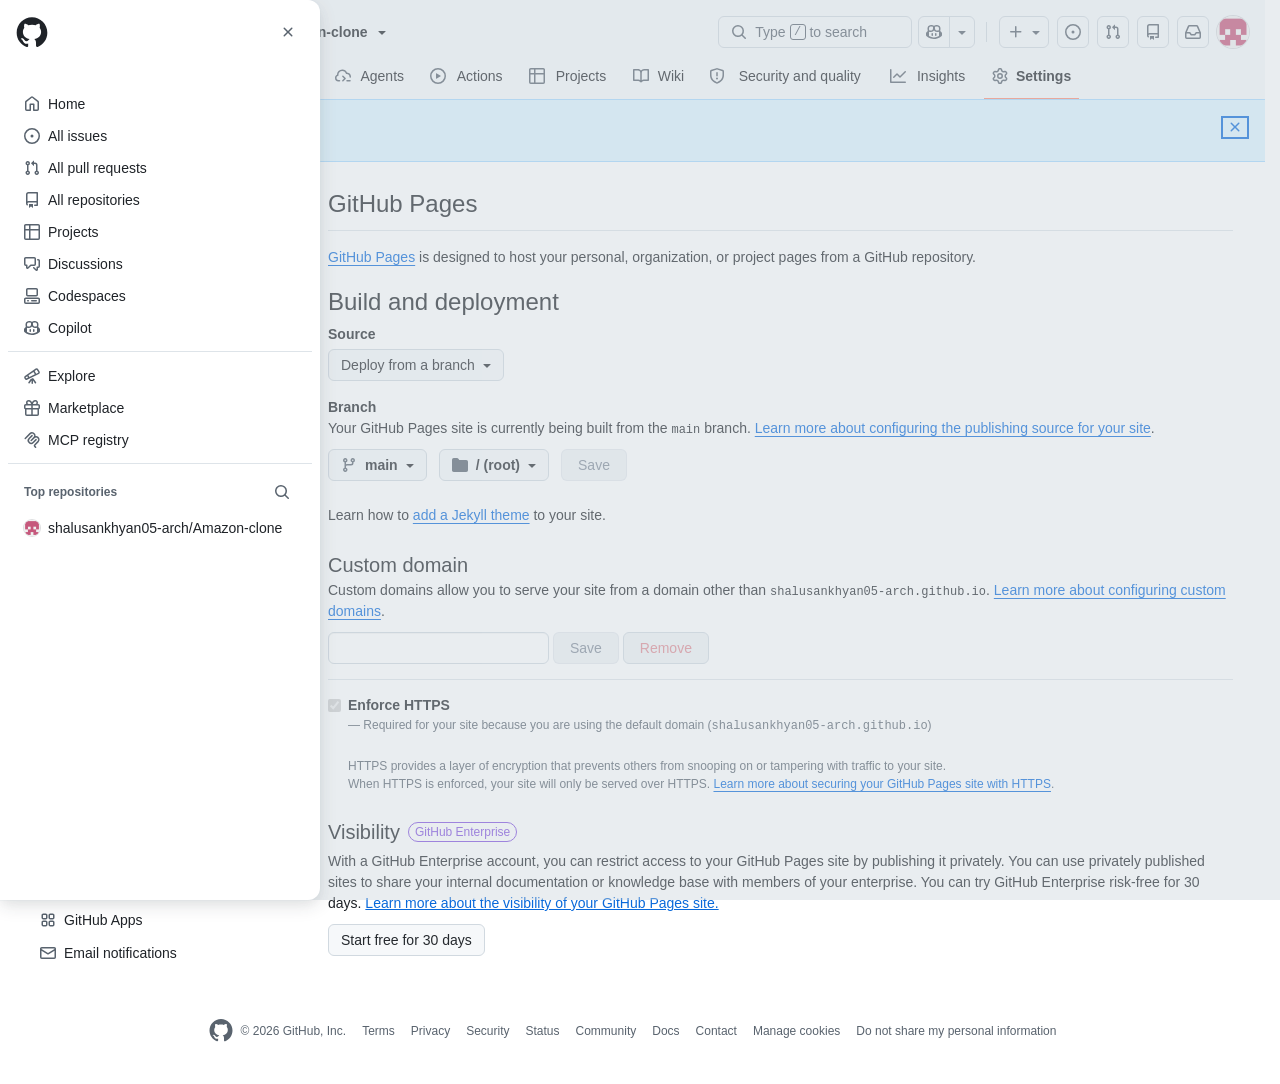
<file: Netflix Website😎/Github.html>
<!DOCTYPE html>
<!-- saved from url=(0067)https://github.com/shalusankhyan05-arch/Amazon-clone/settings/pages -->
<html lang="en" data-color-mode="auto" data-light-theme="light" data-dark-theme="dark" data-a11y-animated-images="system" data-a11y-link-underlines="true" data-turbo-loaded="" class="js-focus-visible" data-js-focus-visible=""><head><meta http-equiv="Content-Type" content="text/html; charset=UTF-8"><style type="text/css">.turbo-progress-bar {
  position: fixed;
  display: block;
  top: 0;
  left: 0;
  height: 3px;
  background: #0076ff;
  z-index: 2147483647;
  transition:
    width 300ms ease-out,
    opacity 150ms 150ms ease-in;
  transform: translate3d(0, 0, 0);
}
</style><style>
:root {
  --fontStack-monospace: "Monaspace Neon", ui-monospace, SFMono-Regular, SF Mono, Menlo, Consolas, Liberation Mono, monospace !important;
}
</style>




  
    
  <link rel="dns-prefetch" href="https://github.githubassets.com/">
  <link rel="dns-prefetch" href="https://avatars.githubusercontent.com/">
  <link rel="dns-prefetch" href="https://github-cloud.s3.amazonaws.com/">
  <link rel="dns-prefetch" href="https://user-images.githubusercontent.com/">
  <link rel="preconnect" href="https://github.githubassets.com/" crossorigin="">
  <link rel="preconnect" href="https://avatars.githubusercontent.com/">

<script type="importmap">{"imports":{"react":"https://github.githubassets.com/assets/react-e27d1b3e03961e68.js","react-dom":"https://github.githubassets.com/assets/react-dom-e5fd46a22d5c4058.js","react-dom/client":"https://github.githubassets.com/assets/react-dom-client-1b4a3ee065998cea.js","react-is":"https://github.githubassets.com/assets/react-is-e0b593954b4706d8.js","react-reconciler":"https://github.githubassets.com/assets/react-reconciler-8e99e505c4429605.js","react/compiler-runtime":"https://github.githubassets.com/assets/react-compiler-runtime-4610bd6d3de9c049.js","react/jsx-dev-runtime":"https://github.githubassets.com/assets/react-jsx-dev-runtime-ea55d68667d559e5.js","react/jsx-runtime":"https://github.githubassets.com/assets/react-jsx-runtime-4915cb0f5b3aff04.js","scheduler":"https://github.githubassets.com/assets/scheduler-58b860b049ca307c.js"}}</script>
<meta name="react-profiling" content="0" data-turbo-transient="true">
<meta name="react-import-map" content="react,react-dom,react-dom/client,react-dom/profiling,react-is,react-reconciler,react/compiler-runtime,react/jsx-dev-runtime,react/jsx-runtime,scheduler@777f63f87cd0" data-turbo-track="reload">
<link crossorigin="anonymous" rel="modulepreload" href="https://github.githubassets.com/assets/react-e27d1b3e03961e68.js">
<link crossorigin="anonymous" rel="modulepreload" href="https://github.githubassets.com/assets/react-compiler-runtime-4610bd6d3de9c049.js">
<link crossorigin="anonymous" rel="modulepreload" href="https://github.githubassets.com/assets/scheduler-58b860b049ca307c.js">
<link crossorigin="anonymous" rel="modulepreload" href="https://github.githubassets.com/assets/react-dom-e5fd46a22d5c4058.js">
<link crossorigin="anonymous" rel="modulepreload" href="https://github.githubassets.com/assets/react-dom-client-1b4a3ee065998cea.js">
<link crossorigin="anonymous" rel="modulepreload" href="https://github.githubassets.com/assets/react-is-e0b593954b4706d8.js">
<link crossorigin="anonymous" rel="modulepreload" href="https://github.githubassets.com/assets/react-jsx-runtime-4915cb0f5b3aff04.js">
<link crossorigin="anonymous" rel="modulepreload" href="https://github.githubassets.com/assets/react-reconciler-8e99e505c4429605.js">

  

  <link crossorigin="anonymous" media="all" rel="stylesheet" href="./Github_files/light-99f877e9ddfc0e51.css"><link crossorigin="anonymous" media="all" rel="stylesheet" href="./Github_files/dark-79ad2ace604703b3.css"><link data-color-theme="light_high_contrast" crossorigin="anonymous" media="all" rel="stylesheet" data-href="https://github.githubassets.com/assets/light_high_contrast-48fdd0811afbab3c.css"><link data-color-theme="light_colorblind" crossorigin="anonymous" media="all" rel="stylesheet" data-href="https://github.githubassets.com/assets/light_colorblind-f4bf1142976e4bbf.css"><link data-color-theme="light_colorblind_high_contrast" crossorigin="anonymous" media="all" rel="stylesheet" data-href="https://github.githubassets.com/assets/light_colorblind_high_contrast-f661b49995ba0bd8.css"><link data-color-theme="light_tritanopia" crossorigin="anonymous" media="all" rel="stylesheet" data-href="https://github.githubassets.com/assets/light_tritanopia-0b38d22346321c92.css"><link data-color-theme="light_tritanopia_high_contrast" crossorigin="anonymous" media="all" rel="stylesheet" data-href="https://github.githubassets.com/assets/light_tritanopia_high_contrast-f1c62c9e70259b9f.css"><link data-color-theme="dark_high_contrast" crossorigin="anonymous" media="all" rel="stylesheet" data-href="https://github.githubassets.com/assets/dark_high_contrast-24484a076f02295f.css"><link data-color-theme="dark_colorblind" crossorigin="anonymous" media="all" rel="stylesheet" data-href="https://github.githubassets.com/assets/dark_colorblind-f50cacf0a86b9929.css"><link data-color-theme="dark_colorblind_high_contrast" crossorigin="anonymous" media="all" rel="stylesheet" data-href="https://github.githubassets.com/assets/dark_colorblind_high_contrast-e61d4f4ca17852c2.css"><link data-color-theme="dark_tritanopia" crossorigin="anonymous" media="all" rel="stylesheet" data-href="https://github.githubassets.com/assets/dark_tritanopia-39c10993d5603fac.css"><link data-color-theme="dark_tritanopia_high_contrast" crossorigin="anonymous" media="all" rel="stylesheet" data-href="https://github.githubassets.com/assets/dark_tritanopia_high_contrast-73236c840c0c7d90.css"><link data-color-theme="dark_dimmed" crossorigin="anonymous" media="all" rel="stylesheet" data-href="https://github.githubassets.com/assets/dark_dimmed-0de76f07cc035b10.css"><link data-color-theme="dark_dimmed_high_contrast" crossorigin="anonymous" media="all" rel="stylesheet" data-href="https://github.githubassets.com/assets/dark_dimmed_high_contrast-fd1500c8744e40d6.css">

  <style type="text/css">
    :root {
      --tab-size-preference: 4;
    }

    pre, code {
      tab-size: var(--tab-size-preference);
    }
  </style>

    <link crossorigin="anonymous" media="all" rel="stylesheet" href="./Github_files/primer-primitives-ed9ca172356fd545.css">
    <link crossorigin="anonymous" media="all" rel="stylesheet" href="./Github_files/primer-tailwind-compatible-ec7f30b2efac8de6.css">
    <link crossorigin="anonymous" media="all" rel="stylesheet" href="./Github_files/global-54ba76e934a49d7c.css">
    <link crossorigin="anonymous" media="all" rel="stylesheet" href="./Github_files/github-7338c07b3a07b8be.css">
    <link crossorigin="anonymous" media="all" rel="stylesheet" href="./Github_files/tailwind-ae55fd5ac3da3ac0.css">
  <link crossorigin="anonymous" media="all" rel="stylesheet" href="./Github_files/repository-11ee8a031c040c1a.css">
<link crossorigin="anonymous" media="all" rel="stylesheet" href="./Github_files/settings-923e48a901ae870c.css">

  

  <script type="application/json" id="client-env">{"locale":"en","featureFlags":["actions_enable_background_steps","actions_new_hosted_runner_image_select_sizes_and_versions","actions_workflow_language_service_allow_case_function","activity_diff_file_tree","activity_repos_file_tree","activity_repos_overview_header","activity_repos_overview_sidebar","agent_author_search_expansion","agent_author_search_expansion_ui_pulls","alternate_user_config_repo","async_conversion_coverage_enabled","billing_billable_licenses_cost_center_bucket_fix","billing_budget_expiration","billing_cost_center_list_assigned_resources","billing_discount_threshold_notification","ccr_implement_suggestion_refresh","code_quality_enablement_banner_targeting","code_quality_remove_preview","code_view_checks_live_updates","code_view_raf_sticky_lines","codemirror_inp_optimizations","codespaces_prebuild_region_target_update","coding_agent_third_party_model_ui","copilot_agent_snippy","copilot_api_agentic_issue_marshal_yaml","copilot_automation_repo_mcp_servers","copilot_automations_pagination","copilot_base_model_policy_row","copilot_chat_auto_mode_v2","copilot_chat_clear_model_selection_for_default_change","copilot_chat_disable_model_picker_while_streaming","copilot_chat_increase_token_padding","copilot_chat_vision_dotcom_chat_ga_gate","copilot_css_textarea_autosize","copilot_custom_copilots","copilot_custom_copilots_feature_preview","copilot_duplicate_thread","copilot_extensions_removal_on_marketplace","copilot_fix_failed_workflows_all_skus","copilot_hide_hovercard","copilot_immersive_task_hyperlinking","copilot_issue_list_show_more","copilot_mc_cli_resume_any_users_task","copilot_mission_control_agent_merge_fix_ci","copilot_mission_control_agent_merge_resolve_conflicts","copilot_mission_control_early_stop","copilot_mission_control_managed_sandbox_environments","copilot_mission_control_needs_attention","copilot_mission_control_reasoning_effort","copilot_mission_control_sandbox_remote_bypass","copilot_mission_control_task_alive_updates","copilot_mission_control_task_sharing","copilot_org_policy_page_focus_mode","copilot_share_active_subthread","copilot_spaces_ga","copilot_spaces_individual_policies_ga","copilot_swe_agent_authorization_status_ui","copilot_swe_agent_automation_resource_scoped_writes","copilot_swe_agent_hide_model_picker_if_only_auto","copilot_swe_agent_issue_comment_trigger","copilot_swe_agent_pr_comment_model_picker","copilot_swe_agent_pull_request_comment_trigger","copilot_swe_agent_pull_request_merged_trigger","copilot_swe_agent_pull_request_opened_trigger","copilot_swe_agent_pull_request_synchronize_trigger","copilot_swe_agent_use_subagents","copilot_task_api_github_rest_style","copilot_task_scoped_alive_channel","copilot_token_based_billing","copilot_unconfigured_is_inherited","copilot_user_can_upgrade_plan_field","copilot_workbench_sunset_redirect","dashboard_indexeddb_caching","dashboard_lists_max_age_filter","dashboard_universe_2025_feedback_dialog","datadog_rum","fgpat_permissions_selector_redesign","glc_code_quality_repo_settings_workflow_config","hyperspace_2025_logged_out_batch_1","hyperspace_2025_logged_out_batch_2","hyperspace_2025_logged_out_batch_3","in_product_messaging_datadog_monitoring","ipm_ubb_individual_budget_banner","issue_fields_multi_select","issue_inline_avatars","issue_pinned_views","issue_pinned_views_team_vs_personal","issue_relative_time_micro","issues_dashboard_sso_structured_errors","issues_expanded_file_types","issues_hide_closed_sub_issues","issues_index_data_router","issues_index_data_router_preheating","issues_index_query_persistence","issues_lazy_load_comment_box_suggestions","issues_react_chrome_container_query_fix","issues_react_include_bots_in_pickers","issues_react_ui_feedback","labels_archiving","labels_archiving_info","landing_pages_ninetailed","lifecycle_label_name_updates","marketing_cookie_consent_banner","marketing_pages_search_explore_provider","memex_default_issue_create_repository","memex_live_update_hovercard","memex_mwl_filter_field_delimiter","memex_remove_deprecated_type_issue","memex_roadmap_drag_style","merge_queue_restricted_pushers_warning","merge_status_header_feedback","mergeability_refetch_dedupe","milestone_closed_issues_prioritization","octocaptcha_origin_optimization","pr_sfv_new_diff_fetch","primer_react_css_anchor_positioning","primer_react_merged_forwarded_refs","prs_copilot_app_open_action","prs_css_anchor_positioning","prs_docked_comments_replies","prs_thread_reply_as_primary_action","prs_timeline_filters","prx_files","pull_request_copilot_attribution_header","pull_request_files_virtualization","pull_request_overview_panel_edit_description","pull_request_persister","pull_request_stacks_feedback_dialog","pull_request_virtualization_image_estimate","pull_request_virtualization_loader_batching","pull_request_virtualization_scroll_compensation","pull_request_virtualization_scroll_intent","quick_search_lazy_suggestions","react_blob_isolate_code_lines","react_blob_overlay","react_blob_ssr_content_visibility","react_data_router_tanstack_allowed","react_query_props_with_key","react_sandbox_future_tanstack","repo_app_turbo","repo_issues_sidebar_layout","repo_pulls_dashboard_declutter","repo_pulls_dashboard_ga","repo_pulls_dashboard_persistence","repo_pulls_dashboard_sidebar_links","repo_pulls_dashboard_surface","repos_contributors_limited_default_range","repository_suggester_elastic_search","review_involves_filter","rule_ignored_file_paths","rulesets_actor_list_editor","sample_network_conn_type","sanitize_preset_math_renderer","security_center_artifact_filters_popover","see_who_reacted","semantic_similarity_duplicate_issue_detection","session_logs_ungroup_reasoning_text","set_sha256_on_repo_creation_form","site_banner_desktop_copilot_app","site_ghca_pixel_mona","site_github_app_ga_page","site_github_app_ga_page_highlight","site_github_app_mobile_native_share","site_global_banner_dev_days_attendee","site_global_banner_learn_copilot_sdk","site_global_nav_spark_models_removed","speculation_rules_ui_service","suggest_custom_property_values_copilot","suppress_automated_browser_vitals","swp_forms_disable_octocaptcha","thread_resolution_reason","track_notifications_settings_usage","ui_route_code_view","ui_route_repos","ui_service_compute_cohort","ui_service_compute_eligible","unified_batch_pr_comments","universe26_banners_septsession","update_issue_suggestions","viewscreen_sandbox","warn_inaccessible_attachments","webp_support","workstream_plugin_bootstrap"],"login":"shalusankhyan05-arch","uiComputeCohort":"control","githubDomain":"https://github.com","copilotApiOverrideUrl":"https://api.individual.githubcopilot.com","cmcApiUrl":"https://api.github.com/cmc_internal/api"}</script>
<script type="application/json" id="datadog-rum-config">{"version":1,"applicationId":"851db457-c3a9-463b-b2e5-906d1ef37118","clientToken":"[base64]","site":"datadoghq.com","service":"github-ui","env":"production","proxyUrl":"https://api.github.com/_private/browser/rum","sessionSampleRate":100.0,"profilingSampleRate":5.0}</script>
<link crossorigin="anonymous" rel="modulepreload" href="https://github.githubassets.com/assets/wp-runtime-bc93c4e2736f041c.js">
<link crossorigin="anonymous" rel="modulepreload" href="https://github.githubassets.com/assets/app-foundation-69691b300d797200.js">
<link crossorigin="anonymous" rel="modulepreload" href="https://github.githubassets.com/assets/app-runtime-9d34ae1c49571756.js">
<link crossorigin="anonymous" rel="modulepreload" href="https://github.githubassets.com/assets/fetch-utilities-4b62182bc6e3c348.js">
<link crossorigin="anonymous" rel="modulepreload" href="https://github.githubassets.com/assets/ser-91fba67ac4479923.js">
<link crossorigin="anonymous" rel="modulepreload" href="https://github.githubassets.com/assets/tp-18fbcd3be071aa02.js">
<script crossorigin="anonymous" type="module" src="./Github_files/environment-e4aa67462482dee9.js.download" defer="defer"></script>
<link crossorigin="anonymous" media="all" rel="stylesheet" href="./Github_files/app-runtime.c97ea7e7b9bd7544.module.css">
<link crossorigin="anonymous" rel="modulepreload" href="https://github.githubassets.com/assets/catalyst-86a8f5de995615f8.js">
<link crossorigin="anonymous" rel="modulepreload" href="https://github.githubassets.com/assets/selector-observer-e88088f989b27670.js">
<link crossorigin="anonymous" rel="modulepreload" href="https://github.githubassets.com/assets/relative-time-element-fa0968675d128a19.js">
<link crossorigin="anonymous" rel="modulepreload" href="https://github.githubassets.com/assets/by-6b3c07383371bf58.js">
<link crossorigin="anonymous" rel="modulepreload" href="https://github.githubassets.com/assets/ja9-36f036c13c2e3a4c.js">
<link crossorigin="anonymous" rel="modulepreload" href="https://github.githubassets.com/assets/kwb-985b266c34021458.js">
<link crossorigin="anonymous" rel="modulepreload" href="https://github.githubassets.com/assets/r1-b075aab3204f32f9.js">
<link crossorigin="anonymous" rel="modulepreload" href="https://github.githubassets.com/assets/jz5-7c5d1669717041f8.js">
<link crossorigin="anonymous" rel="modulepreload" href="https://github.githubassets.com/assets/hj-5126390ff433704d.js">
<link crossorigin="anonymous" rel="modulepreload" href="https://github.githubassets.com/assets/j05-1b324859b9512e2d.js">
<script crossorigin="anonymous" type="module" src="./Github_files/github-elements-f479150fbc34c91b.js.download" defer="defer"></script>
<script crossorigin="anonymous" type="module" src="./Github_files/element-registry-6a12445efd579018.js.download" defer="defer"></script>
<link crossorigin="anonymous" rel="modulepreload" href="https://github.githubassets.com/assets/runtime-helpers-5ca1e1883536e092.js">
<link crossorigin="anonymous" rel="modulepreload" href="https://github.githubassets.com/assets/aria-live-edd4f18194230d9e.js">
<link crossorigin="anonymous" rel="modulepreload" href="https://github.githubassets.com/assets/hotkey-5109c77d7ac61078.js">
<link crossorigin="anonymous" rel="modulepreload" href="https://github.githubassets.com/assets/react-core-682155419c984691.js">
<link crossorigin="anonymous" rel="modulepreload" href="https://github.githubassets.com/assets/a9-059e9811745f26d7.js">
<link crossorigin="anonymous" rel="modulepreload" href="https://github.githubassets.com/assets/ur-024971cb63acad59.js">
<link crossorigin="anonymous" rel="modulepreload" href="https://github.githubassets.com/assets/4t-364e19c63d726e9a.js">
<link crossorigin="anonymous" rel="modulepreload" href="https://github.githubassets.com/assets/6ny-c969fbae697a356f.js">
<link crossorigin="anonymous" rel="modulepreload" href="https://github.githubassets.com/assets/yhq-3a209035a30b1a09.js">
<link crossorigin="anonymous" rel="modulepreload" href="https://github.githubassets.com/assets/z1v-da5b33b877bfa358.js">
<link crossorigin="anonymous" rel="modulepreload" href="https://github.githubassets.com/assets/wo-8044e1bac6e0c328.js">
<link crossorigin="anonymous" rel="modulepreload" href="https://github.githubassets.com/assets/9y-cd2a0ff87351e9aa.js">
<link crossorigin="anonymous" rel="modulepreload" href="https://github.githubassets.com/assets/j0-41a4cf04cbd99503.js">
<link crossorigin="anonymous" rel="modulepreload" href="https://github.githubassets.com/assets/0p-81491ed0d9d666e2.js">
<script crossorigin="anonymous" type="module" src="./Github_files/behaviors-85d1d7e3539f01ca.js.download" defer="defer"></script>
<link crossorigin="anonymous" media="all" rel="stylesheet" href="./Github_files/react-core.4a0933a4f8e47de3.module.css">
<link crossorigin="anonymous" rel="modulepreload" href="https://github.githubassets.com/assets/ic-991f04433f366e7b.js">
<link crossorigin="anonymous" rel="modulepreload" href="https://github.githubassets.com/assets/pk3-2ac6b83fe20865a5.js">
<script crossorigin="anonymous" type="module" src="./Github_files/settings-0b0ca6a7886fd51b.js.download" defer="defer"></script>
  

  <title>Pages</title>



  <meta name="route-pattern" content="/:user_id/:repository/settings/pages(.:format)" data-turbo-transient="">
  <meta name="route-controller" content="repository_pages_settings" data-turbo-transient="">
  <meta name="route-action" content="index" data-turbo-transient="">
  <meta name="fetch-nonce" content="v2:305b0198-98e1-2b39-ce3a-6513b90c9e96">

    
  <meta name="current-catalog-service-hash" content="48b08fe2e8b912dd99ddb2b5b8ddf17ca0df567f7b05f8f65812b6f0f823e986">


  <meta name="request-id" content="207E:0BF3:67587FB:71A7000:6ABE1AB5" data-turbo-transient="true"><meta name="html-safe-nonce" content="a2a1de52e5409c450e6db2b037c54195f74df4bd8285109cfa30608a195b59db" data-turbo-transient="true"><meta name="visitor-payload" content="[base64]" data-turbo-transient="true"><meta name="visitor-hmac" content="9b7cadf5c78b846b9ec2c1a50bf03629c6ce19e7af3a0600a2f37622a9f6d336" data-turbo-transient="true">


    <meta name="hovercard-subject-tag" content="repository:1399508660" data-turbo-transient="">


  <meta name="github-keyboard-shortcuts" content="repository,copilot" data-turbo-transient="true">
  

  <meta name="selected-link" value="repo_pages_settings" data-turbo-transient="">
  <link rel="assets" href="https://github.githubassets.com/">

    <meta name="google-site-verification" content="Apib7-x98H0j5cPqHWwSMm6dNU4GmODRoqxLiDzdx9I">

<meta name="octolytics-url" content="https://collector.github.com/github/collect"><meta name="octolytics-actor-id" content="317733878"><meta name="octolytics-actor-login" content="shalusankhyan05-arch"><meta name="octolytics-actor-hash" content="4842959570a2d5990770800e3d9d42070597ad321897e98bcefa842fa286c63f">





  <meta name="analytics-location" content="/&lt;user-name&gt;/&lt;repo-name&gt;/repository_pages_settings/index" data-turbo-transient="true">

  




    <meta name="user-login" content="shalusankhyan05-arch">

  <link rel="sudo-modal" href="https://github.com/sessions/sudo_modal">

    <meta name="viewport" content="width=device-width">

    

      <meta name="description" content="GitHub is where people build software. More than 150 million people use GitHub to discover, fork, and contribute to over 420 million projects.">

      <link rel="search" type="application/opensearchdescription+xml" href="https://github.com/opensearch.xml" title="GitHub">

    <link rel="fluid-icon" href="https://github.com/fluidicon.png" title="GitHub">
    <meta property="fb:app_id" content="1401488693436528">
    <meta name="apple-itunes-app" content="app-id=1477376905, app-argument=https://github.com/shalusankhyan05-arch/Amazon-clone/settings/pages">

      <meta property="og:url" content="https://github.com">
  <meta property="og:site_name" content="GitHub">
  <meta property="og:title" content="Build software better, together">
  <meta property="og:description" content="GitHub is where people build software. More than 150 million people use GitHub to discover, fork, and contribute to over 420 million projects.">
  <meta property="og:image" content="https://github.githubassets.com/assets/github-logo-55c5b9a1fe52.png">
  <meta property="og:image:type" content="image/png">
  <meta property="og:image:width" content="1200">
  <meta property="og:image:height" content="1200">
  <meta property="og:image" content="https://github.githubassets.com/assets/github-mark-57519b92ca4e.png">
  <meta property="og:image:type" content="image/png">
  <meta property="og:image:width" content="1200">
  <meta property="og:image:height" content="620">
  <meta property="og:image" content="https://github.githubassets.com/assets/github-octocat-13c86b8b336d.png">
  <meta property="og:image:type" content="image/png">
  <meta property="og:image:width" content="1200">
  <meta property="og:image:height" content="620">

  <meta property="twitter:site" content="github">
  <meta property="twitter:site:id" content="13334762">
  <meta property="twitter:creator" content="github">
  <meta property="twitter:creator:id" content="13334762">
  <meta property="twitter:card" content="summary_large_image">
  <meta property="twitter:title" content="GitHub">
  <meta property="twitter:description" content="GitHub is where people build software. More than 150 million people use GitHub to discover, fork, and contribute to over 420 million projects.">
  <meta property="twitter:image" content="https://github.githubassets.com/assets/github-logo-55c5b9a1fe52.png">
  <meta property="twitter:image:width" content="1200">
  <meta property="twitter:image:height" content="1200">


      <link rel="shared-web-socket" href="wss://alive.github.com/_sockets/u/317733878/ws?session=eyJ2IjoiVjMiLCJ1IjozMTc3MzM4NzgsInMiOjIzMjk3OTg1MzEsImMiOjk4NTM1NTU1OCwidCI6MTc5MDg0MzU3NH0=--3fe926671c1402f5d01e2c939e32967e5be2256847bcb3b4a2baff233f704ffe" data-refresh-url="/_alive" data-session-id="09642c4400afeee6036e5b6cf992cc251c20a5fb779635e74b9bbdbb8bd89b5c">

      <link rel="service-worker-src" href="https://github.com/assets-cdn/worker/service-worker-ee07ffcbd0039841.js?current_user=shalusankhyan05-arch&amp;errors_url=https%3A%2F%2Fapi.github.com%2F_private%2Fbrowser%2Ferrors&amp;release=8c542d4ae20a11ac7364d9e97abbec329cae0bd2&amp;actor_id=317733878&amp;is_staff=false&amp;issues_index_data_router=1&amp;issue_viewer_data_router=0&amp;analytics_collector_url=https%3A%2F%2Fcollector.github.com%2Fgithub%2Fcollect">

      <meta name="hostname" content="github.com">


      <meta name="keyboard-shortcuts-preference" content="all">
      <meta name="hovercards-preference" content="true">
      <meta name="announcement-preference-hovercard" content="true">

        <meta name="expected-hostname" content="github.com">


  <meta http-equiv="x-pjax-version" content="1ddd9e31d3e74f40f411a4e2f6b0ccfc8a4c8942ecc156925d8fc00bcffa68e2" data-turbo-track="reload">
  <meta http-equiv="x-pjax-csp-version" content="c4a65e47b0c850e1157ae8e66298070851d7e3b558038de5a3b4ff7a93e630ed" data-turbo-track="reload">
  <meta http-equiv="x-pjax-css-version" content="4e64a97e5e886e99bcf47a5adeecf4c238f1ab18ffbc37e890c65003e5c96056" data-turbo-track="reload">
  <meta http-equiv="x-pjax-js-version" content="e95e1ce119bb32ae72425654f3e18b36a9735848394094621d65cee416844746" data-turbo-track="reload">

  <meta name="turbo-cache-control" content="no-preview" data-turbo-transient="">



    

    <meta name="turbo-body-classes" content="logged-in env-production page-responsive text-rendering-optimize-speed">
  <meta name="disable-turbo" content="false">


  <meta name="browser-stats-url" content="https://api.github.com/_private/browser/stats">


  <meta name="browser-errors-url" content="https://api.github.com/_private/browser/errors">

  <meta name="release" content="8c542d4ae20a11ac7364d9e97abbec329cae0bd2" data-turbo-track="reload">
  <meta name="ui-target" content="full">

  <link rel="mask-icon" href="https://github.githubassets.com/assets/pinned-octocat-093da3e6fa40.svg" color="#000000">
  <link rel="alternate icon" class="js-site-favicon" type="image/png" href="https://github.githubassets.com/favicons/favicon-dark.png">
  <link rel="icon" class="js-site-favicon" type="image/svg+xml" href="https://github.githubassets.com/favicons/favicon-dark.svg" data-base-href="https://github.githubassets.com/favicons/favicon">

<meta name="theme-color" content="#1e2327">
<meta name="color-scheme" content="light dark">


  <link rel="manifest" href="https://github.com/manifest.json" crossorigin="use-credentials">

  <link rel="stylesheet" type="text/css" href="./Github_files/bv.5b4715ff20f105b2.module.css" crossorigin="anonymous"><link rel="stylesheet" type="text/css" href="./Github_files/u2l.dafbf6f2ee8d9e14.module.css" crossorigin="anonymous"><link rel="stylesheet" type="text/css" href="./Github_files/5j.552f29910a801124.module.css" crossorigin="anonymous"><link rel="stylesheet" type="text/css" href="./Github_files/5r.aae84376abc656a1.module.css" crossorigin="anonymous"><link rel="stylesheet" type="text/css" href="./Github_files/0l.5dc0ebbca53620b2.module.css" crossorigin="anonymous"><link rel="stylesheet" type="text/css" href="./Github_files/fg.2616179aabbabe22.module.css" crossorigin="anonymous"><link rel="stylesheet" type="text/css" href="./Github_files/m4.fec39dd01b1bfcab.module.css" crossorigin="anonymous"><link rel="stylesheet" type="text/css" href="./Github_files/29.d55ed336d79f0913.module.css" crossorigin="anonymous"><link rel="stylesheet" type="text/css" href="./Github_files/44.2f316c59f2545259.module.css" crossorigin="anonymous"><link rel="stylesheet" type="text/css" href="./Github_files/01.489d51c8f6e18f7e.module.css" crossorigin="anonymous"><link rel="stylesheet" type="text/css" href="./Github_files/u.d7bdfb98b5635c5f.module.css" crossorigin="anonymous"><link rel="stylesheet" type="text/css" href="./Github_files/gq.d94644ccf6921768.module.css" crossorigin="anonymous"><link rel="stylesheet" type="text/css" href="./Github_files/v.8df3b7f51c694b9a.module.css" crossorigin="anonymous"><link rel="stylesheet" type="text/css" href="./Github_files/qt.3d45b7afb811d5e4.module.css" crossorigin="anonymous"><link rel="stylesheet" type="text/css" href="./Github_files/u4.80c16aa364c36f2d.module.css" crossorigin="anonymous"><link rel="stylesheet" type="text/css" href="./Github_files/ev.b2c010fedef29af1.module.css" crossorigin="anonymous"><link rel="stylesheet" type="text/css" href="./Github_files/l.6a8a0ae3610135fe.module.css" crossorigin="anonymous"><link rel="stylesheet" type="text/css" href="./Github_files/q.d5f056c7a1054742.module.css" crossorigin="anonymous"><link rel="stylesheet" type="text/css" href="./Github_files/2k.b471314c8c3e8c10.module.css" crossorigin="anonymous"><link rel="stylesheet" type="text/css" href="./Github_files/s.f6917eab64067c42.module.css" crossorigin="anonymous"><link rel="stylesheet" type="text/css" href="./Github_files/l54.bdbedae52e46db2f.module.css" crossorigin="anonymous"><link rel="stylesheet" type="text/css" href="./Github_files/yj.b2bf58cfba884626.module.css" crossorigin="anonymous"><link rel="stylesheet" type="text/css" href="./Github_files/k9.ffd11ffe2d06208c.module.css" crossorigin="anonymous"></head>

  <body class="logged-in env-production page-responsive text-rendering-optimize-speed" style="overflow-wrap: break-word; --prc-dialog-scrollgutter: 15px;" data-dialog-scroll-disabled="">
    <div data-turbo-body="" class="logged-in env-production page-responsive text-rendering-optimize-speed" style="word-wrap: break-word;">
      <div id="__primerPortalRoot__" style="z-index: 1000; position: absolute; width: 100%;" data-turbo-permanent=""><div data-component="Portal" style="position: relative; z-index: 1;"><div class="prc-Dialog-Backdrop-5Nt2U" data-position-regular="left"><div role="dialog" aria-labelledby="_r_2_" aria-describedby="_r_3_" aria-modal="true" data-position-regular="left" data-width="medium" data-height="auto" class="prc-Dialog-Dialog-G8cDF" data-component="Dialog" data-focus-trap="active"><span class="sentinel" tabindex="0" aria-hidden="true" style="position: absolute; width: 1px; height: 1px; padding: 0px; margin: -1px; overflow: hidden; clip: rect(0px, 0px, 0px, 0px); white-space: nowrap; border: 0px;"></span><div data-component="Stack" class="prc-Stack-Stack-UQ9k6" data-direction="horizontal" data-align="stretch" data-wrap="nowrap" data-justify="space-between" data-padding="normal"><span class="prc-VisuallyHidden-VisuallyHidden-Q0qSB"><h2 id="_r_2_">Global navigation menu</h2></span><svg data-component="Octicon" aria-hidden="true" focusable="false" class="octicon octicon-mark-github" viewBox="0 0 24 24" width="32" height="32" fill="currentColor" display="inline-block" overflow="visible" style="vertical-align: text-bottom;"><path d="M10.226 17.284c-2.965-.36-5.054-2.493-5.054-5.256 0-1.123.404-2.336 1.078-3.144-.292-.741-.247-2.314.09-2.965.898-.112 2.111.36 2.83 1.01.853-.269 1.752-.404 2.853-.404 1.1 0 1.999.135 2.807.382.696-.629 1.932-1.1 2.83-.988.315.606.36 2.179.067 2.942.72.854 1.101 2 1.101 3.167 0 2.763-2.089 4.852-5.098 5.234.763.494 1.28 1.572 1.28 2.807v2.336c0 .674.561 1.056 1.235.786 4.066-1.55 7.255-5.615 7.255-10.646C23.5 6.188 18.334 1 11.978 1 5.62 1 .5 6.188.5 12.545c0 4.986 3.167 9.12 7.435 10.669.606.225 1.19-.18 1.19-.786V20.63a2.9 2.9 0 0 1-1.078.224c-1.483 0-2.359-.808-2.987-2.313-.247-.607-.517-.966-1.034-1.033-.27-.023-.359-.135-.359-.27 0-.27.45-.471.898-.471.652 0 1.213.404 1.797 1.235.45.651.921.943 1.483.943.561 0 .92-.202 1.437-.719.382-.381.674-.718.944-.943"></path></svg><button data-component="IconButton" type="button" class="prc-Button-ButtonBase-9n-Xk prc-Button-IconButton-fyge7" data-loading="false" data-no-visuals="true" data-size="medium" data-variant="invisible" aria-labelledby="_r_4_"><svg data-component="Octicon" aria-hidden="true" focusable="false" class="octicon octicon-x" viewBox="0 0 16 16" width="16" height="16" fill="currentColor" display="inline-block" overflow="visible" style="vertical-align: text-bottom;"><path d="M3.72 3.72a.75.75 0 0 1 1.06 0L8 6.94l3.22-3.22a.749.749 0 0 1 1.275.326.749.749 0 0 1-.215.734L9.06 8l3.22 3.22a.749.749 0 0 1-.326 1.275.749.749 0 0 1-.734-.215L8 9.06l-3.22 3.22a.751.751 0 0 1-1.042-.018.751.751 0 0 1-.018-1.042L6.94 8 3.72 4.78a.75.75 0 0 1 0-1.06Z"></path></svg></button><span class="prc-TooltipV2-Tooltip-tLeuB" data-direction="s" data-component="Tooltip" aria-hidden="true" id="_r_4_" popover="auto">Close menu</span></div><div class="prc-ScrollableRegion-ScrollableRegion--xtjK prc-Dialog-DialogOverflowWrapper-JvHzz" data-component="ScrollableRegion"><div class="p-2"><nav data-component="NavList"><ul class="prc-ActionList-ActionList-rPFF2" data-component="ActionList" data-dividers="false" data-variant="inset"><li class="prc-ActionList-Divider-taVfb" aria-hidden="true" data-component="ActionList.Divider"></li><li class="prc-ActionList-Group-lMIPQ" data-component="ActionList.Group"><ul class="prc-ActionList-GroupList-V5B3-"><li data-component="ActionList.Item" data-has-description="false" class="prc-ActionList-ActionListItem-So4vC"><a class="prc-ActionList-ActionListContent-KBb8- prc-Link-Link-9ZwDx" data-component="NavList.Item" tabindex="0" aria-labelledby="_r_9_--label" id="_r_9_" data-size="medium" data-testid="side-nav-menu-item-HOME" href="https://github.com/dashboard" data-discover="true" style="--subitem-depth: 0;"><span class="prc-ActionList-Spacer-4tR2m"></span><span class="prc-ActionList-LeadingVisual-NBr28 prc-ActionList-VisualWrap-bdCsS" data-component="ActionList.LeadingVisual"><svg data-component="Octicon" aria-hidden="true" focusable="false" class="octicon octicon-home" viewBox="0 0 16 16" width="16" height="16" fill="currentColor" display="inline-block" overflow="visible" style="vertical-align: text-bottom;"><path d="M6.906.664a1.749 1.749 0 0 1 2.187 0l5.25 4.2c.415.332.657.835.657 1.367v7.019A1.75 1.75 0 0 1 13.25 15h-3.5a.75.75 0 0 1-.75-.75V9H7v5.25a.75.75 0 0 1-.75.75h-3.5A1.75 1.75 0 0 1 1 13.25V6.23c0-.531.242-1.034.657-1.366l5.25-4.2Zm1.25 1.171a.25.25 0 0 0-.312 0l-5.25 4.2a.25.25 0 0 0-.094.196v7.019c0 .138.112.25.25.25H5.5V8.25a.75.75 0 0 1 .75-.75h3.5a.75.75 0 0 1 .75.75v5.25h2.75a.25.25 0 0 0 .25-.25V6.23a.25.25 0 0 0-.094-.195Z"></path></svg></span><span class="prc-ActionList-ActionListSubContent-gKsFp" data-component="ActionList.Item--DividerContainer"><span id="_r_9_--label" class="prc-ActionList-ItemLabel-81ohH" data-component="ActionList.Item.Label">Home</span></span></a></li><li data-component="ActionList.Item" data-has-description="false" class="prc-ActionList-ActionListItem-So4vC"><a class="prc-ActionList-ActionListContent-KBb8- prc-Link-Link-9ZwDx" data-component="NavList.Item" tabindex="0" aria-labelledby="_r_a_--label" id="_r_a_" data-size="medium" data-testid="side-nav-menu-item-ISSUES" href="https://github.com/issues" data-discover="true" style="--subitem-depth: 0;"><span class="prc-ActionList-Spacer-4tR2m"></span><span class="prc-ActionList-LeadingVisual-NBr28 prc-ActionList-VisualWrap-bdCsS" data-component="ActionList.LeadingVisual"><svg data-component="Octicon" aria-hidden="true" focusable="false" class="octicon octicon-issue-opened" viewBox="0 0 16 16" width="16" height="16" fill="currentColor" display="inline-block" overflow="visible" style="vertical-align: text-bottom;"><path d="M8 9.5a1.5 1.5 0 1 0 0-3 1.5 1.5 0 0 0 0 3Z"></path><path d="M8 0a8 8 0 1 1 0 16A8 8 0 0 1 8 0ZM1.5 8a6.5 6.5 0 1 0 13 0 6.5 6.5 0 0 0-13 0Z"></path></svg></span><span class="prc-ActionList-ActionListSubContent-gKsFp" data-component="ActionList.Item--DividerContainer"><span id="_r_a_--label" class="prc-ActionList-ItemLabel-81ohH" data-component="ActionList.Item.Label">All issues</span></span></a></li><li data-component="ActionList.Item" data-has-description="false" class="prc-ActionList-ActionListItem-So4vC"><a class="prc-ActionList-ActionListContent-KBb8- prc-Link-Link-9ZwDx" data-component="NavList.Item" tabindex="0" aria-labelledby="_r_b_--label" id="_r_b_" data-size="medium" data-testid="side-nav-menu-item-PULL_REQUESTS" href="https://github.com/pulls" data-discover="true" style="--subitem-depth: 0;"><span class="prc-ActionList-Spacer-4tR2m"></span><span class="prc-ActionList-LeadingVisual-NBr28 prc-ActionList-VisualWrap-bdCsS" data-component="ActionList.LeadingVisual"><svg data-component="Octicon" aria-hidden="true" focusable="false" class="octicon octicon-git-pull-request" viewBox="0 0 16 16" width="16" height="16" fill="currentColor" display="inline-block" overflow="visible" style="vertical-align: text-bottom;"><path d="M1.5 3.25a2.25 2.25 0 1 1 3 2.122v5.256a2.251 2.251 0 1 1-1.5 0V5.372A2.25 2.25 0 0 1 1.5 3.25Zm5.677-.177L9.573.677A.25.25 0 0 1 10 .854V2.5h1A2.5 2.5 0 0 1 13.5 5v5.628a2.251 2.251 0 1 1-1.5 0V5a1 1 0 0 0-1-1h-1v1.646a.25.25 0 0 1-.427.177L7.177 3.427a.25.25 0 0 1 0-.354ZM3.75 2.5a.75.75 0 1 0 0 1.5.75.75 0 0 0 0-1.5Zm0 9.5a.75.75 0 1 0 0 1.5.75.75 0 0 0 0-1.5Zm8.25.75a.75.75 0 1 0 1.5 0 .75.75 0 0 0-1.5 0Z"></path></svg></span><span class="prc-ActionList-ActionListSubContent-gKsFp" data-component="ActionList.Item--DividerContainer"><span id="_r_b_--label" class="prc-ActionList-ItemLabel-81ohH" data-component="ActionList.Item.Label">All pull requests</span></span></a></li><li data-component="ActionList.Item" data-has-description="false" class="prc-ActionList-ActionListItem-So4vC"><a class="prc-ActionList-ActionListContent-KBb8- prc-Link-Link-9ZwDx" data-component="NavList.Item" tabindex="0" aria-labelledby="_r_c_--label" id="_r_c_" data-size="medium" data-testid="side-nav-menu-item-CONTRIBUTED_REPOS" href="https://github.com/repos" data-discover="true" style="--subitem-depth: 0;"><span class="prc-ActionList-Spacer-4tR2m"></span><span class="prc-ActionList-LeadingVisual-NBr28 prc-ActionList-VisualWrap-bdCsS" data-component="ActionList.LeadingVisual"><svg data-component="Octicon" aria-hidden="true" focusable="false" class="octicon octicon-repo" viewBox="0 0 16 16" width="16" height="16" fill="currentColor" display="inline-block" overflow="visible" style="vertical-align: text-bottom;"><path d="M2 2.5A2.5 2.5 0 0 1 4.5 0h8.75a.75.75 0 0 1 .75.75v12.5a.75.75 0 0 1-.75.75h-2.5a.75.75 0 0 1 0-1.5h1.75v-2h-8a1 1 0 0 0-.714 1.7.75.75 0 1 1-1.072 1.05A2.495 2.495 0 0 1 2 11.5Zm10.5-1h-8a1 1 0 0 0-1 1v6.708A2.486 2.486 0 0 1 4.5 9h8ZM5 12.25a.25.25 0 0 1 .25-.25h3.5a.25.25 0 0 1 .25.25v3.25a.25.25 0 0 1-.4.2l-1.45-1.087a.249.249 0 0 0-.3 0L5.4 15.7a.25.25 0 0 1-.4-.2Z"></path></svg></span><span class="prc-ActionList-ActionListSubContent-gKsFp" data-component="ActionList.Item--DividerContainer"><span id="_r_c_--label" class="prc-ActionList-ItemLabel-81ohH" data-component="ActionList.Item.Label">All repositories</span></span></a></li><li data-component="ActionList.Item" data-has-description="false" class="prc-ActionList-ActionListItem-So4vC"><a class="prc-ActionList-ActionListContent-KBb8- prc-Link-Link-9ZwDx" data-component="NavList.Item" tabindex="0" aria-labelledby="_r_d_--label" id="_r_d_" data-size="medium" data-testid="side-nav-menu-item-PROJECTS" href="https://github.com/projects" data-discover="true" style="--subitem-depth: 0;"><span class="prc-ActionList-Spacer-4tR2m"></span><span class="prc-ActionList-LeadingVisual-NBr28 prc-ActionList-VisualWrap-bdCsS" data-component="ActionList.LeadingVisual"><svg data-component="Octicon" aria-hidden="true" focusable="false" class="octicon octicon-table" viewBox="0 0 16 16" width="16" height="16" fill="currentColor" display="inline-block" overflow="visible" style="vertical-align: text-bottom;"><path d="M0 1.75C0 .784.784 0 1.75 0h12.5C15.216 0 16 .784 16 1.75v12.5A1.75 1.75 0 0 1 14.25 16H1.75A1.75 1.75 0 0 1 0 14.25ZM6.5 6.5v8h7.75a.25.25 0 0 0 .25-.25V6.5Zm8-1.5V1.75a.25.25 0 0 0-.25-.25H6.5V5Zm-13 1.5v7.75c0 .138.112.25.25.25H5v-8ZM5 5V1.5H1.75a.25.25 0 0 0-.25.25V5Z"></path></svg></span><span class="prc-ActionList-ActionListSubContent-gKsFp" data-component="ActionList.Item--DividerContainer"><span id="_r_d_--label" class="prc-ActionList-ItemLabel-81ohH" data-component="ActionList.Item.Label">Projects</span></span></a></li><li data-component="ActionList.Item" data-has-description="false" class="prc-ActionList-ActionListItem-So4vC"><a class="prc-ActionList-ActionListContent-KBb8- prc-Link-Link-9ZwDx" data-component="NavList.Item" tabindex="0" aria-labelledby="_r_e_--label" id="_r_e_" data-size="medium" data-testid="side-nav-menu-item-DISCUSSIONS" href="https://github.com/discussions" data-discover="true" style="--subitem-depth: 0;"><span class="prc-ActionList-Spacer-4tR2m"></span><span class="prc-ActionList-LeadingVisual-NBr28 prc-ActionList-VisualWrap-bdCsS" data-component="ActionList.LeadingVisual"><svg data-component="Octicon" aria-hidden="true" focusable="false" class="octicon octicon-comment-discussion" viewBox="0 0 16 16" width="16" height="16" fill="currentColor" display="inline-block" overflow="visible" style="vertical-align: text-bottom;"><path d="M1.75 1h8.5c.966 0 1.75.784 1.75 1.75v5.5A1.75 1.75 0 0 1 10.25 10H7.061l-2.574 2.573A1.458 1.458 0 0 1 2 11.543V10h-.25A1.75 1.75 0 0 1 0 8.25v-5.5C0 1.784.784 1 1.75 1ZM1.5 2.75v5.5c0 .138.112.25.25.25h1a.75.75 0 0 1 .75.75v2.19l2.72-2.72a.749.749 0 0 1 .53-.22h3.5a.25.25 0 0 0 .25-.25v-5.5a.25.25 0 0 0-.25-.25h-8.5a.25.25 0 0 0-.25.25Zm13 2a.25.25 0 0 0-.25-.25h-.5a.75.75 0 0 1 0-1.5h.5c.966 0 1.75.784 1.75 1.75v5.5A1.75 1.75 0 0 1 14.25 12H14v1.543a1.458 1.458 0 0 1-2.487 1.03L9.22 12.28a.749.749 0 0 1 .326-1.275.749.749 0 0 1 .734.215l2.22 2.22v-2.19a.75.75 0 0 1 .75-.75h1a.25.25 0 0 0 .25-.25Z"></path></svg></span><span class="prc-ActionList-ActionListSubContent-gKsFp" data-component="ActionList.Item--DividerContainer"><span id="_r_e_--label" class="prc-ActionList-ItemLabel-81ohH" data-component="ActionList.Item.Label">Discussions</span></span></a></li><li data-component="ActionList.Item" data-has-description="false" class="prc-ActionList-ActionListItem-So4vC"><a class="prc-ActionList-ActionListContent-KBb8- prc-Link-Link-9ZwDx" data-component="NavList.Item" tabindex="0" aria-labelledby="_r_f_--label" id="_r_f_" data-size="medium" data-testid="side-nav-menu-item-CODESPACES" href="https://github.com/codespaces" data-discover="true" style="--subitem-depth: 0;"><span class="prc-ActionList-Spacer-4tR2m"></span><span class="prc-ActionList-LeadingVisual-NBr28 prc-ActionList-VisualWrap-bdCsS" data-component="ActionList.LeadingVisual"><svg data-component="Octicon" aria-hidden="true" focusable="false" class="octicon octicon-codespaces" viewBox="0 0 16 16" width="16" height="16" fill="currentColor" display="inline-block" overflow="visible" style="vertical-align: text-bottom;"><path d="M0 11.25c0-.966.784-1.75 1.75-1.75h12.5c.966 0 1.75.784 1.75 1.75v3A1.75 1.75 0 0 1 14.25 16H1.75A1.75 1.75 0 0 1 0 14.25Zm2-9.5C2 .784 2.784 0 3.75 0h8.5C13.216 0 14 .784 14 1.75v5a1.75 1.75 0 0 1-1.75 1.75h-8.5A1.75 1.75 0 0 1 2 6.75Zm1.75-.25a.25.25 0 0 0-.25.25v5c0 .138.112.25.25.25h8.5a.25.25 0 0 0 .25-.25v-5a.25.25 0 0 0-.25-.25Zm-2 9.5a.25.25 0 0 0-.25.25v3c0 .138.112.25.25.25h12.5a.25.25 0 0 0 .25-.25v-3a.25.25 0 0 0-.25-.25Z"></path><path d="M7 12.75a.75.75 0 0 1 .75-.75h4.5a.75.75 0 0 1 0 1.5h-4.5a.75.75 0 0 1-.75-.75Zm-4 0a.75.75 0 0 1 .75-.75h.5a.75.75 0 0 1 0 1.5h-.5a.75.75 0 0 1-.75-.75Z"></path></svg></span><span class="prc-ActionList-ActionListSubContent-gKsFp" data-component="ActionList.Item--DividerContainer"><span id="_r_f_--label" class="prc-ActionList-ItemLabel-81ohH" data-component="ActionList.Item.Label">Codespaces</span></span></a></li><li data-component="ActionList.Item" data-has-description="false" class="prc-ActionList-ActionListItem-So4vC"><a class="prc-ActionList-ActionListContent-KBb8- prc-Link-Link-9ZwDx" data-component="NavList.Item" tabindex="0" aria-labelledby="_r_g_--label" id="_r_g_" data-size="medium" data-testid="side-nav-menu-item-COPILOT" href="https://github.com/copilot" data-discover="true" style="--subitem-depth: 0;"><span class="prc-ActionList-Spacer-4tR2m"></span><span class="prc-ActionList-LeadingVisual-NBr28 prc-ActionList-VisualWrap-bdCsS" data-component="ActionList.LeadingVisual"><svg data-component="Octicon" aria-hidden="true" focusable="false" class="octicon octicon-copilot" viewBox="0 0 16 16" width="16" height="16" fill="currentColor" display="inline-block" overflow="visible" style="vertical-align: text-bottom;"><path d="M7.998 15.035c-4.562 0-7.873-2.914-7.998-3.749V9.338c.085-.628.677-1.686 1.588-2.065.013-.07.024-.143.036-.218.029-.183.06-.384.126-.612-.201-.508-.254-1.084-.254-1.656 0-.87.128-1.769.693-2.484.579-.733 1.494-1.124 2.724-1.261 1.206-.134 2.262.034 2.944.765.05.053.096.108.139.165.044-.057.094-.112.143-.165.682-.731 1.738-.899 2.944-.765 1.23.137 2.145.528 2.724 1.261.566.715.693 1.614.693 2.484 0 .572-.053 1.148-.254 1.656.066.228.098.429.126.612.012.076.024.148.037.218.924.385 1.522 1.471 1.591 2.095v1.872c0 .766-3.351 3.795-8.002 3.795Zm0-1.485c2.28 0 4.584-1.11 5.002-1.433V7.862l-.023-.116c-.49.21-1.075.291-1.727.291-1.146 0-2.059-.327-2.71-.991A3.222 3.222 0 0 1 8 6.303a3.24 3.24 0 0 1-.544.743c-.65.664-1.563.991-2.71.991-.652 0-1.236-.081-1.727-.291l-.023.116v4.255c.419.323 2.722 1.433 5.002 1.433ZM6.762 2.83c-.193-.206-.637-.413-1.682-.297-1.019.113-1.479.404-1.713.7-.247.312-.369.789-.369 1.554 0 .793.129 1.171.308 1.371.162.181.519.379 1.442.379.853 0 1.339-.235 1.638-.54.315-.322.527-.827.617-1.553.117-.935-.037-1.395-.241-1.614Zm4.155-.297c-1.044-.116-1.488.091-1.681.297-.204.219-.359.679-.242 1.614.091.726.303 1.231.618 1.553.299.305.784.54 1.638.54.922 0 1.28-.198 1.442-.379.179-.2.308-.578.308-1.371 0-.765-.123-1.242-.37-1.554-.233-.296-.693-.587-1.713-.7Z"></path><path d="M6.25 9.037a.75.75 0 0 1 .75.75v1.501a.75.75 0 0 1-1.5 0V9.787a.75.75 0 0 1 .75-.75Zm4.25.75v1.501a.75.75 0 0 1-1.5 0V9.787a.75.75 0 0 1 1.5 0Z"></path></svg></span><span class="prc-ActionList-ActionListSubContent-gKsFp" data-component="ActionList.Item--DividerContainer"><span id="_r_g_--label" class="prc-ActionList-ItemLabel-81ohH" data-component="ActionList.Item.Label">Copilot</span></span></a></li></ul></li><li class="prc-ActionList-Divider-taVfb" aria-hidden="true" data-component="ActionList.Divider"></li><li class="prc-ActionList-Group-lMIPQ" data-component="ActionList.Group"><ul class="prc-ActionList-GroupList-V5B3-"><li data-component="ActionList.Item" data-has-description="false" class="prc-ActionList-ActionListItem-So4vC"><a class="prc-ActionList-ActionListContent-KBb8- prc-Link-Link-9ZwDx" data-component="NavList.Item" tabindex="0" aria-labelledby="_r_i_--label" id="_r_i_" data-size="medium" data-testid="side-nav-menu-item-EXPLORE" href="https://github.com/explore" data-discover="true" style="--subitem-depth: 0;"><span class="prc-ActionList-Spacer-4tR2m"></span><span class="prc-ActionList-LeadingVisual-NBr28 prc-ActionList-VisualWrap-bdCsS" data-component="ActionList.LeadingVisual"><svg data-component="Octicon" aria-hidden="true" focusable="false" class="octicon octicon-telescope" viewBox="0 0 16 16" width="16" height="16" fill="currentColor" display="inline-block" overflow="visible" style="vertical-align: text-bottom;"><path d="M14.184 1.143v-.001l1.422 2.464a1.75 1.75 0 0 1-.757 2.451L3.104 11.713a1.75 1.75 0 0 1-2.275-.702l-.447-.775a1.75 1.75 0 0 1 .53-2.32L11.682.573a1.748 1.748 0 0 1 2.502.57Zm-4.709 9.32h-.001l2.644 3.863a.75.75 0 1 1-1.238.848l-1.881-2.75v2.826a.75.75 0 0 1-1.5 0v-2.826l-1.881 2.75a.75.75 0 1 1-1.238-.848l2.049-2.992a.746.746 0 0 1 .293-.253l1.809-.87a.749.749 0 0 1 .944.252ZM9.436 3.92h-.001l-4.97 3.39.942 1.63 5.42-2.61Zm3.091-2.108h.001l-1.85 1.26 1.505 2.605 2.016-.97a.247.247 0 0 0 .13-.151.247.247 0 0 0-.022-.199l-1.422-2.464a.253.253 0 0 0-.161-.119.254.254 0 0 0-.197.038ZM1.756 9.157a.25.25 0 0 0-.075.33l.447.775a.25.25 0 0 0 .325.1l1.598-.769-.83-1.436-1.465 1Z"></path></svg></span><span class="prc-ActionList-ActionListSubContent-gKsFp" data-component="ActionList.Item--DividerContainer"><span id="_r_i_--label" class="prc-ActionList-ItemLabel-81ohH" data-component="ActionList.Item.Label">Explore</span></span></a></li><li data-component="ActionList.Item" data-has-description="false" class="prc-ActionList-ActionListItem-So4vC"><a class="prc-ActionList-ActionListContent-KBb8- prc-Link-Link-9ZwDx" data-component="NavList.Item" tabindex="0" aria-labelledby="_r_j_--label" id="_r_j_" data-size="medium" data-testid="side-nav-menu-item-MARKETPLACE" href="https://github.com/marketplace" data-discover="true" style="--subitem-depth: 0;"><span class="prc-ActionList-Spacer-4tR2m"></span><span class="prc-ActionList-LeadingVisual-NBr28 prc-ActionList-VisualWrap-bdCsS" data-component="ActionList.LeadingVisual"><svg data-component="Octicon" aria-hidden="true" focusable="false" class="octicon octicon-gift" viewBox="0 0 16 16" width="16" height="16" fill="currentColor" display="inline-block" overflow="visible" style="vertical-align: text-bottom;"><path d="M2 2.75A2.75 2.75 0 0 1 4.75 0c.983 0 1.873.42 2.57 1.232.268.318.497.668.68 1.042.183-.375.411-.725.68-1.044C9.376.42 10.266 0 11.25 0a2.75 2.75 0 0 1 2.45 4h.55c.966 0 1.75.784 1.75 1.75v2c0 .698-.409 1.301-1 1.582v4.918A1.75 1.75 0 0 1 13.25 16H2.75A1.75 1.75 0 0 1 1 14.25V9.332C.409 9.05 0 8.448 0 7.75v-2C0 4.784.784 4 1.75 4h.55c-.192-.375-.3-.8-.3-1.25ZM7.25 9.5H2.5v4.75c0 .138.112.25.25.25h4.5Zm1.5 0v5h4.5a.25.25 0 0 0 .25-.25V9.5Zm0-4V8h5.5a.25.25 0 0 0 .25-.25v-2a.25.25 0 0 0-.25-.25Zm-7 0a.25.25 0 0 0-.25.25v2c0 .138.112.25.25.25h5.5V5.5h-5.5Zm3-4a1.25 1.25 0 0 0 0 2.5h2.309c-.233-.818-.542-1.401-.878-1.793-.43-.502-.915-.707-1.431-.707ZM8.941 4h2.309a1.25 1.25 0 0 0 0-2.5c-.516 0-1 .205-1.43.707-.337.392-.646.975-.879 1.793Z"></path></svg></span><span class="prc-ActionList-ActionListSubContent-gKsFp" data-component="ActionList.Item--DividerContainer"><span id="_r_j_--label" class="prc-ActionList-ItemLabel-81ohH" data-component="ActionList.Item.Label">Marketplace</span></span></a></li><li data-component="ActionList.Item" data-has-description="false" class="prc-ActionList-ActionListItem-So4vC"><a class="prc-ActionList-ActionListContent-KBb8- prc-Link-Link-9ZwDx" data-component="NavList.Item" tabindex="0" aria-labelledby="_r_k_--label" id="_r_k_" data-size="medium" data-testid="side-nav-menu-item-MCP_REGISTRY" href="https://github.com/mcp" data-discover="true" style="--subitem-depth: 0;"><span class="prc-ActionList-Spacer-4tR2m"></span><span class="prc-ActionList-LeadingVisual-NBr28 prc-ActionList-VisualWrap-bdCsS" data-component="ActionList.LeadingVisual"><svg data-component="Octicon" aria-hidden="true" focusable="false" class="octicon octicon-mcp" viewBox="0 0 16 16" width="16" height="16" fill="currentColor" display="inline-block" overflow="visible" style="vertical-align: text-bottom;"><path d="M5.52 1.12a3.578 3.578 0 0 1 6.078 2.98 3.578 3.578 0 0 1 2.982 6.08l-3.292 3.293a.252.252 0 0 0 0 .354l.843.843a.749.749 0 1 1-1.06 1.06l-.844-.843a1.75 1.75 0 0 1 0-2.474L13.52 9.12a2.08 2.08 0 0 0 0-2.94 2.08 2.08 0 0 0-2.94 0L7.731 9.03A.75.75 0 0 1 6.67 7.97l2.85-2.85a2.08 2.08 0 0 0 0-2.94 2.08 2.08 0 0 0-2.94 0l-4.799 4.8A.75.75 0 0 1 .72 5.92Z"></path><path d="M7.52 3.12a.749.749 0 1 1 1.06 1.06L5.731 7.03A2.079 2.079 0 0 0 8.67 9.97l2.85-2.85a.749.749 0 1 1 1.06 1.06l-2.849 2.85A3.578 3.578 0 0 1 4.67 5.97Z"></path></svg></span><span class="prc-ActionList-ActionListSubContent-gKsFp" data-component="ActionList.Item--DividerContainer"><span id="_r_k_--label" class="prc-ActionList-ItemLabel-81ohH" data-component="ActionList.Item.Label">MCP registry</span></span></a></li></ul></li><li class="prc-ActionList-Divider-taVfb" aria-hidden="true" data-component="ActionList.Divider"></li><li class="prc-ActionList-Group-lMIPQ" data-component="ActionList.Group"><div data-variant="subtle" data-component="GroupHeadingWrap" class="prc-ActionList-GroupHeadingWrap-laXcX"><h3 class="prc-NavList-GroupHeading-mN50z styles-module__groupHeading__tR4kX prc-ActionList-GroupHeading-STzxi" id="_r_n_" data-component="NavList.GroupHeading"><div>Top repositories</div><button data-component="IconButton" type="button" data-testid="dynamic-side-panel-items-search-button" class="prc-Button-ButtonBase-9n-Xk prc-Button-IconButton-fyge7" data-loading="false" data-no-visuals="true" data-size="small" data-variant="invisible" aria-labelledby="_r_o_"><svg data-component="Octicon" aria-hidden="true" focusable="false" class="octicon octicon-search" viewBox="0 0 16 16" width="16" height="16" fill="currentColor" display="inline-block" overflow="visible" style="vertical-align: text-bottom;"><path d="M10.68 11.74a6 6 0 0 1-7.922-8.982 6 6 0 0 1 8.982 7.922l3.04 3.04a.749.749 0 0 1-.326 1.275.749.749 0 0 1-.734-.215ZM11.5 7a4.499 4.499 0 1 0-8.997 0A4.499 4.499 0 0 0 11.5 7Z"></path></svg></button><span class="prc-TooltipV2-Tooltip-tLeuB" data-direction="s" data-component="Tooltip" aria-hidden="true" id="_r_o_" popover="auto">Search for repositories</span></h3></div><ul aria-labelledby="_r_n_" class="prc-ActionList-GroupList-V5B3-"><li data-component="ActionList.Item" data-has-description="false" class="prc-ActionList-ActionListItem-So4vC"><a class="prc-ActionList-ActionListContent-KBb8- prc-Link-Link-9ZwDx" data-component="NavList.Item" tabindex="0" aria-labelledby="_r_q_--label" id="_r_q_" data-size="medium" data-testid="dynamic-side-panel-items-item" href="https://github.com/shalusankhyan05-arch/Amazon-clone" data-discover="true" style="--subitem-depth: 0;"><span class="prc-ActionList-Spacer-4tR2m"></span><span class="prc-ActionList-LeadingVisual-NBr28 prc-ActionList-VisualWrap-bdCsS" data-component="ActionList.LeadingVisual"><img data-component="Avatar" class="prc-Avatar-Avatar-0xaUi" alt="" width="16" height="16" data-testid="github-avatar" src="./Github_files/317733878" style="--avatarSize-regular: 16px;"></span><span class="prc-ActionList-ActionListSubContent-gKsFp" data-component="ActionList.Item--DividerContainer"><span id="_r_q_--label" class="prc-ActionList-ItemLabel-81ohH" data-component="ActionList.Item.Label">shalusankhyan05-arch/Amazon-clone</span></span></a></li></ul></li></ul></nav></div></div><span class="sentinel" tabindex="0" aria-hidden="true" style="position: absolute; width: 1px; height: 1px; padding: 0px; margin: -1px; overflow: hidden; clip: rect(0px, 0px, 0px, 0px); white-space: nowrap; border: 0px;"></span></div></div></div></div>
      

    <div class="position-relative header-wrapper js-header-wrapper ">
      <a href="https://github.com/shalusankhyan05-arch/Amazon-clone/settings/pages#start-of-content" data-skip-target-assigned="false" class="tmp-p-3 color-bg-accent-emphasis color-fg-on-emphasis show-on-focus js-skip-to-content">Skip to content</a>

      <span data-view-component="true" class="progress-pjax-loader Progress position-fixed width-full">
    <span style="width: 0%;" data-view-component="true" class="Progress-item progress-pjax-loader-bar left-0 top-0 color-bg-accent-emphasis"></span>
</span>      
      <link crossorigin="anonymous" rel="modulepreload" href="https://github.githubassets.com/assets/primer-react-266c7f3600a53b8a.js" fetchpriority="low">
<link crossorigin="anonymous" rel="modulepreload" href="https://github.githubassets.com/assets/ncx-9a860680a5f230b9.js" fetchpriority="low">
<link crossorigin="anonymous" rel="modulepreload" href="https://github.githubassets.com/assets/t7l-bf6f21d7e7a43c35.js" fetchpriority="low">
<link crossorigin="anonymous" rel="modulepreload" href="https://github.githubassets.com/assets/l7j-2ddd8b435dadae28.js" fetchpriority="low">
<link crossorigin="anonymous" rel="modulepreload" href="https://github.githubassets.com/assets/gzu-b0e631d87d54c83d.js" fetchpriority="low">
<link crossorigin="anonymous" rel="modulepreload" href="https://github.githubassets.com/assets/bi0-a78ba744687848c2.js" fetchpriority="low">
<link crossorigin="anonymous" rel="modulepreload" href="https://github.githubassets.com/assets/keyboard-shortcuts-dialog-beb2f45a153a2294.js" fetchpriority="low">
<link crossorigin="anonymous" media="all" rel="stylesheet" href="./Github_files/primer-react-css.46296dcf75e7a0b0.module.css">
<link crossorigin="anonymous" media="all" rel="stylesheet" href="./Github_files/keyboard-shortcuts-dialog.3bf89d30409dbf23.module.css">

<react-partial partial-name="keyboard-shortcuts-dialog" data-ssr="false" data-attempted-ssr="false" data-react-profiling="false" data-catalyst="" class="loaded">
  
  <script type="application/json" data-target="react-partial.embeddedData">{"props":{"docsUrl":"https://docs.github.com/get-started/accessibility/keyboard-shortcuts"}}</script>
  <div data-target="react-partial.reactRoot"><div class="d-none"></div></div>
</react-partial>





      

          
          

                  <link crossorigin="anonymous" rel="modulepreload" href="https://github.githubassets.com/assets/j6-363f0ebf4f62f310.js" fetchpriority="low">
<link crossorigin="anonymous" rel="modulepreload" href="https://github.githubassets.com/assets/n4u-6317ce1c31aed1db.js" fetchpriority="low">
<link crossorigin="anonymous" rel="modulepreload" href="https://github.githubassets.com/assets/j8-275aa078fdc35661.js" fetchpriority="low">
<link crossorigin="anonymous" rel="modulepreload" href="https://github.githubassets.com/assets/wb-7be2a2dbb2126c50.js" fetchpriority="low">
<link crossorigin="anonymous" rel="modulepreload" href="https://github.githubassets.com/assets/8t-354981527b09ffac.js" fetchpriority="low">
<link crossorigin="anonymous" rel="modulepreload" href="https://github.githubassets.com/assets/dh-b2f3762e16cb5f15.js" fetchpriority="low">
<link crossorigin="anonymous" rel="modulepreload" href="https://github.githubassets.com/assets/ry-9d5893b8c8da59ee.js" fetchpriority="low">
<link crossorigin="anonymous" rel="modulepreload" href="https://github.githubassets.com/assets/b1-a53093be1dda5853.js" fetchpriority="low">
<link crossorigin="anonymous" rel="modulepreload" href="https://github.githubassets.com/assets/c2z-c10e51960850b47e.js" fetchpriority="low">
<link crossorigin="anonymous" rel="modulepreload" href="https://github.githubassets.com/assets/sp-741a59f220bc8fca.js" fetchpriority="low">
<link crossorigin="anonymous" rel="modulepreload" href="https://github.githubassets.com/assets/2d5-0086723cb0da6f11.js" fetchpriority="low">
<link crossorigin="anonymous" rel="modulepreload" href="https://github.githubassets.com/assets/mc-ca85f77d24bb7fac.js" fetchpriority="low">
<link crossorigin="anonymous" rel="modulepreload" href="https://github.githubassets.com/assets/ec-cbba6ef3015afe55.js" fetchpriority="low">
<link crossorigin="anonymous" rel="modulepreload" href="https://github.githubassets.com/assets/ql0-d154b9935a526802.js" fetchpriority="low">
<link crossorigin="anonymous" rel="modulepreload" href="https://github.githubassets.com/assets/dgq-94d457d3e06b774f.js" fetchpriority="low">
<link crossorigin="anonymous" rel="modulepreload" href="https://github.githubassets.com/assets/0w-7748d12d0a4ac314.js" fetchpriority="low">
<link crossorigin="anonymous" rel="modulepreload" href="https://github.githubassets.com/assets/s80-60dce1ea17214afc.js" fetchpriority="low">
<link crossorigin="anonymous" rel="modulepreload" href="https://github.githubassets.com/assets/af-dd319dc59c304f83.js" fetchpriority="low">
<link crossorigin="anonymous" rel="modulepreload" href="https://github.githubassets.com/assets/t0-ba3694f373fc552d.js" fetchpriority="low">
<link crossorigin="anonymous" rel="modulepreload" href="https://github.githubassets.com/assets/bn-90ed6f0ace539eca.js" fetchpriority="low">
<link crossorigin="anonymous" rel="modulepreload" href="https://github.githubassets.com/assets/2j-91f7a06d8b49aa5e.js" fetchpriority="low">
<link crossorigin="anonymous" rel="modulepreload" href="https://github.githubassets.com/assets/gez-cea3aa69f572483f.js" fetchpriority="low">
<link crossorigin="anonymous" rel="modulepreload" href="https://github.githubassets.com/assets/h8-b9e0b2b9a23d6c43.js" fetchpriority="low">
<link crossorigin="anonymous" rel="modulepreload" href="https://github.githubassets.com/assets/global-nav-bar-e2bbad2df568508d.js" fetchpriority="low">
<link crossorigin="anonymous" media="all" rel="stylesheet" href="./Github_files/primer-react-css.46296dcf75e7a0b0.module.css">
<link crossorigin="anonymous" media="all" rel="stylesheet" href="./Github_files/ql0.bdd6be015c087bbc.module.css">
<link crossorigin="anonymous" media="all" rel="stylesheet" href="./Github_files/global-nav-bar.a2c9e29b205e5c93.module.css">

<react-partial partial-name="global-nav-bar" data-ssr="true" data-attempted-ssr="true" data-react-profiling="false" data-catalyst="" class="loaded">
  
  <script type="application/json" data-target="react-partial.embeddedData">{"props":{"contextRegion":{"crumbs":[{"crumb_type":"user","label":"shalusankhyan05-arch","is_root":false,"href":"/shalusankhyan05-arch"},{"crumb_type":"repository","label":"Amazon-clone","is_root":false,"href":"/shalusankhyan05-arch/Amazon-clone"}],"localNavigation":[{"id":"code","icon":"code","label":"Code","href":"/shalusankhyan05-arch/Amazon-clone","selectedLinks":["repo_source","repo_downloads","repo_commits","repo_releases","repo_tags","repo_branches","repo_packages","repo_deployments","repo_attestations"],"popoverTarget":false,"commandId":"repositories:go-to-code","reactNav":{"appTarget":"code-view","anchor":"code-view-repo-link"},"turboNav":{"frame":"repo-content-turbo-frame"}},{"id":"issues","icon":"issue-opened","label":"Issues","href":"/shalusankhyan05-arch/Amazon-clone/issues","selectedLinks":["repo_issues","repo_labels","repo_milestones"],"count":0,"popoverTarget":false,"commandId":"repositories:go-to-issues","reactNav":{"appTarget":"repo","anchor":null},"turboNav":{"frame":"repo-content-turbo-frame"}},{"id":"pull-requests","icon":"git-pull-request","label":"Pull requests","href":"/shalusankhyan05-arch/Amazon-clone/pulls","selectedLinks":["repo_pulls","checks"],"count":0,"popoverTarget":false,"commandId":"repositories:go-to-pull-requests","reactNav":{"appTarget":"repo","anchor":null},"turboNav":{"frame":"repo-content-turbo-frame"}},{"id":"agents","icon":"agent","label":"Agents","href":"/shalusankhyan05-arch/Amazon-clone/agents?author=shalusankhyan05-arch","selectedLinks":["repo_agents","repo_agents_task"],"popoverTarget":false,"commandId":"repositories:go-to-agents","reactNav":{"appTarget":"repo","anchor":null},"turboNav":{"frame":"repo-content-turbo-frame"}},{"id":"actions","icon":"play","label":"Actions","href":"/shalusankhyan05-arch/Amazon-clone/actions","selectedLinks":["repo_actions"],"popoverTarget":false,"commandId":"repositories:go-to-actions","reactNav":{"appTarget":"actions-workflows","anchor":null},"turboNav":{"frame":"repo-content-turbo-frame"}},{"id":"projects","icon":"table","label":"Projects","href":"/shalusankhyan05-arch/Amazon-clone/projects","selectedLinks":["repo_projects","new_repo_project","repo_project"],"popoverTarget":false,"commandId":"repositories:go-to-projects","reactNav":{"appTarget":"repo","anchor":null},"turboNav":{"frame":"repo-content-turbo-frame"}},{"id":"wiki","icon":"book","label":"Wiki","href":"/shalusankhyan05-arch/Amazon-clone/wiki","selectedLinks":["repo_wiki"],"popoverTarget":false,"commandId":"repositories:go-to-wiki","reactNav":{"appTarget":null,"anchor":null},"turboNav":{"frame":"repo-content-turbo-frame"}},{"id":"security-and-quality","icon":"shield","label":"Security and quality","href":"/shalusankhyan05-arch/Amazon-clone/security","selectedLinks":["security","overview","alerts","policy","token_scanning","code_scanning"],"count":0,"popoverTarget":false,"commandId":"repositories:go-to-security","reactNav":{"appTarget":null,"anchor":null},"turboNav":{"frame":"repo-content-turbo-frame"}},{"id":"insights","icon":"graph","label":"Insights","href":"/shalusankhyan05-arch/Amazon-clone/pulse","selectedLinks":["repo_graphs","repo_contributors","dependency_graph","dependabot_updates","pulse","people","community"],"popoverTarget":false,"commandId":"repositories:go-to-insights","reactNav":{"appTarget":null,"anchor":null},"turboNav":{"frame":"repo-content-turbo-frame"}},{"id":"settings","icon":"gear","label":"Settings","href":"/shalusankhyan05-arch/Amazon-clone/settings","selectedLinks":["code_review_limits","code_quality","codespaces_repository_settings","collaborators","custom_tabs","hooks","integration_installations","interaction_limits","issue_template_editor","key_links_settings","license_policy","notifications","repo_announcements","repo_branch_settings","repo_custom_properties","repo_keys_settings","repo_pages_settings","repo_protected_tags_settings","repo_rule_insights","repo_rule_insights_dashboard","repo_rules_bypass_requests","repo_rulesets","repo_settings_copilot_coding_guidelines","repo_settings_copilot_content_exclusion","repo_settings_copilot_dreams","repo_settings_copilot_internet_access","repo_settings_copilot_mcp","repo_settings_copilot_swe_agent","repo_settings","repo_suggestions_settings","reported_content","repository_actions_settings_add_new_runner","repository_actions_settings_general","repository_actions_settings_runner_details","repository_actions_settings_runners","repository_actions_settings","repository_actions_settings_policies","repository_actions_settings_policies_insights","repository_actions_settings_oidc_configuration","repository_drives_settings","repository_environments","role_details","secrets_settings_actions","secrets_settings_agents","secrets_settings_codespaces","secrets_settings_dependabot","secrets","security_analysis","security_products"],"popoverTarget":false,"commandId":"repositories:go-to-settings","reactNav":{"appTarget":null,"anchor":null},"turboNav":{"frame":"repo-content-turbo-frame"}}],"localNavigationUpdateChannel":"eyJjIjoicmVwbzoxMzk5NTA4NjYwOnVzZXI6MzE3NzMzODc4OnNldHRpbmdzIiwidCI6MTc5MDg0MzU3M30=--a3a9ef8d20652fcfc6fbaf86ae5eeb7efb266dda275edfc12add7711f8e45bac","selectedLink":null,"currentPath":"/shalusankhyan05-arch/Amazon-clone/settings/pages"},"owner":{"login":"shalusankhyan05-arch","name":null,"avatarUrl":"https://avatars.githubusercontent.com/u/317733878?v=4"},"headerLogo":{"href":"/","aria-label":"Homepage "},"notifications":{"indicatorMode":"none","websocketChannel":"eyJjIjoibm90aWZpY2F0aW9uLWNoYW5nZWQ6MzE3NzMzODc4IiwidCI6MTc5MDg0MzU3M30=--ae369e050114983e1f48c4a1c35ae639c1695ae74e4dce50650d91de94461315","fetchIndicatorSrc":"/notifications/indicator","fetchIndicatorEnabled":true},"issues":{"href":"/issues"},"pulls":{"href":"/pulls"},"contributedRepos":{"href":"/repos"},"copilot":{"show":true,"showAgentsButton":false,"showRelaunchAnnouncement":false,"copilotChatUrl":"/github-copilot/chat?skip_anchor=true","copilotApiUrl":"https://api.individual.githubcopilot.com"},"search":{"show":true,"showCommandPalette":false,"isSearchPage":false,"isJumpToSearch":false,"searchContext":{"scope":"repo:shalusankhyan05-arch/Amazon-clone","current_repo_name":"Amazon-clone","current_repo_nwo":"shalusankhyan05-arch/Amazon-clone","user_id":"shalusankhyan05-arch"}},"enterpriseBar":{"show":false},"globalTransactionalMessage":[],"payloadsUrl":"/_global-navigation/payloads.json?can_toggle_site_admin_and_employee_status=0\u0026is_admin_mode_on=0\u0026is_ui_opted_out=0\u0026show_ui_opt_out=0\u0026v=5","contextRegionUrl":"/_global-navigation/context-region.json"}}</script>
  <div data-target="react-partial.reactRoot"><link rel="preload" as="image" href="./Github_files/317733878(1)"><header aria-label="Global navigation menu" data-component="Stack" class="GlobalNav styles-module__appHeader__YzYWk prc-Stack-Stack-UQ9k6" data-gap="none" data-direction="vertical" data-align="stretch" data-wrap="nowrap" data-justify="start" data-padding="none"><div data-component="Stack" class="prc-Stack-Stack-UQ9k6" data-direction="horizontal" data-align="center" data-wrap="nowrap" data-justify="center" data-padding="none"><div data-testid="top-nav-left" data-component="Stack" class="styles-module__left__Fylw7 styles-module__withLocalNavigation__rjTJ_ prc-Stack-Stack-UQ9k6" data-gap="condensed" data-direction="horizontal" data-align="stretch" data-wrap="nowrap" data-justify="start" data-padding="normal"><div data-loading-wrapper="true"><button data-component="IconButton" type="button" aria-haspopup="dialog" class="prc-Button-ButtonBase-9n-Xk styles-module__appHeaderButton__axedQ prc-Button-IconButton-fyge7" data-loading="false" data-no-visuals="true" data-size="medium" data-variant="invisible" aria-labelledby="_R_1b5_"><svg data-component="Octicon" aria-hidden="true" focusable="false" class="octicon octicon-three-bars" viewBox="0 0 16 16" width="16" height="16" fill="currentColor" display="inline-block" overflow="visible" style="vertical-align:text-bottom"><path d="M1 2.75A.75.75 0 0 1 1.75 2h12.5a.75.75 0 0 1 0 1.5H1.75A.75.75 0 0 1 1 2.75Zm0 5A.75.75 0 0 1 1.75 7h12.5a.75.75 0 0 1 0 1.5H1.75A.75.75 0 0 1 1 7.75ZM1.75 12h12.5a.75.75 0 0 1 0 1.5H1.75a.75.75 0 0 1 0-1.5Z"></path></svg></button></div><span class="prc-TooltipV2-Tooltip-tLeuB" data-direction="se" data-component="Tooltip" aria-hidden="true" id="_R_1b5_" popover="auto" style="top: 52px; left: 16px;">Open menu</span><div class="d-none"></div><a data-component="IconButton" type="button" class="prc-Button-ButtonBase-9n-Xk styles-module__appHeaderHome__nkA_U prc-Button-IconButton-fyge7" data-loading="false" data-no-visuals="true" data-size="medium" data-variant="invisible" aria-labelledby="_R_1j5_" href="https://github.com/" data-discover="true"><svg data-component="Octicon" aria-hidden="true" focusable="false" class="octicon octicon-mark-github" viewBox="0 0 24 24" width="32" height="32" fill="currentColor" display="inline-block" overflow="visible" style="vertical-align:text-bottom"><path d="M10.226 17.284c-2.965-.36-5.054-2.493-5.054-5.256 0-1.123.404-2.336 1.078-3.144-.292-.741-.247-2.314.09-2.965.898-.112 2.111.36 2.83 1.01.853-.269 1.752-.404 2.853-.404 1.1 0 1.999.135 2.807.382.696-.629 1.932-1.1 2.83-.988.315.606.36 2.179.067 2.942.72.854 1.101 2 1.101 3.167 0 2.763-2.089 4.852-5.098 5.234.763.494 1.28 1.572 1.28 2.807v2.336c0 .674.561 1.056 1.235.786 4.066-1.55 7.255-5.615 7.255-10.646C23.5 6.188 18.334 1 11.978 1 5.62 1 .5 6.188.5 12.545c0 4.986 3.167 9.12 7.435 10.669.606.225 1.19-.18 1.19-.786V20.63a2.9 2.9 0 0 1-1.078.224c-1.483 0-2.359-.808-2.987-2.313-.247-.607-.517-.966-1.034-1.033-.27-.023-.359-.135-.359-.27 0-.27.45-.471.898-.471.652 0 1.213.404 1.797 1.235.45.651.921.943 1.483.943.561 0 .92-.202 1.437-.719.382-.381.674-.718.944-.943"></path></svg></a><span class="prc-TooltipV2-Tooltip-tLeuB" data-direction="s" data-component="Tooltip" aria-hidden="true" popover="auto"><span id="_R_1j5_">Homepage <span class="prc-src-InternalVisuallyHidden-2YaI6">(<!-- -->g then d<!-- -->)</span></span><span class="prc-TooltipV2-KeybindingHintContainer-Ymj-3 prc-TooltipV2-HasTextBefore-fdOXj" aria-hidden="true" data-component="Tooltip.KeybindingHintContainer"><kbd class="prc-KeybindingHint-KeybindingHint-qpYIs prc-Text-Text-9mHv3" data-component="KeybindingHint" data-testid="keybinding-hint"><span class="prc-components-Chord-DdhWN prc-components-ChordOnEmphasis-O-4BS prc-components-ChordSmall-c-P-x prc-Text-Text-9mHv3" data-component="Text" data-kbd-chord="true"> <span class="prc-src-InternalVisuallyHidden-2YaI6">g</span><span aria-hidden="true">G</span></span><span class="prc-src-InternalVisuallyHidden-2YaI6">then</span> <span class="prc-components-Chord-DdhWN prc-components-ChordOnEmphasis-O-4BS prc-components-ChordSmall-c-P-x prc-Text-Text-9mHv3" data-component="Text" data-kbd-chord="true"> <span class="prc-src-InternalVisuallyHidden-2YaI6">d</span><span aria-hidden="true">D</span></span></kbd></span></span><div class="d-none"></div></div><div data-testid="top-nav-center" data-component="Stack" class="styles-module__center__R3QRv styles-module__withLocalNavigation__rjTJ_ prc-Stack-Stack-UQ9k6" data-gap="condensed" data-direction="horizontal" data-align="stretch" data-wrap="nowrap" data-justify="start" data-padding="normal"><nav class="styles-module__contextRegion__VbSp2 prc-Breadcrumbs-BreadcrumbsBase-3Gb-B" aria-label="Breadcrumbs" data-overflow="menu" data-variant="normal" data-component="Breadcrumbs"><ol class="prc-Breadcrumbs-BreadcrumbsList-BKjpe"><li class="prc-Breadcrumbs-ItemWrapper-k0NLn"><a class="styles-module__contextCrumb__IzGIq prc-Breadcrumbs-Item-jcraJ" data-component="Breadcrumbs.Item" href="https://github.com/shalusankhyan05-arch" data-discover="true"><span class="">shalusankhyan05-arch</span></a></li><li class="prc-Breadcrumbs-ItemWrapper-k0NLn"><a class="styles-module__contextCrumb__IzGIq styles-module__contextCrumbLast__tI2e3 styles-module__repoPickerCrumb__dk81Q prc-Breadcrumbs-Item-jcraJ" data-component="Breadcrumbs.Item" href="https://github.com/shalusankhyan05-arch/Amazon-clone" data-discover="true">Amazon-clone</a><div class="d-none"></div><button data-component="IconButton" type="button" aria-haspopup="true" aria-expanded="false" tabindex="0" class="prc-Button-ButtonBase-9n-Xk styles-module__contextCrumb__IzGIq styles-module__repoPickerDropdownButton__WjHYX prc-Button-IconButton-fyge7" data-loading="false" data-no-visuals="true" data-size="small" data-variant="invisible" aria-labelledby="_R_3eqd5_" id="_R_eqd5_" style="anchor-name: --anchored-overlay-anchor-_R_eqd5H1_;"><svg data-component="Octicon" aria-hidden="true" focusable="false" class="octicon octicon-triangle-down" viewBox="0 0 16 16" width="16" height="16" fill="currentColor" display="inline-block" overflow="visible" style="vertical-align:text-bottom"><path d="m4.427 7.427 3.396 3.396a.25.25 0 0 0 .354 0l3.396-3.396A.25.25 0 0 0 11.396 7H4.604a.25.25 0 0 0-.177.427Z"></path></svg></button><span class="prc-TooltipV2-Tooltip-tLeuB" data-direction="s" data-component="Tooltip" aria-hidden="true" popover="auto"><span id="_R_3eqd5_">Switch repository<span class="prc-src-InternalVisuallyHidden-2YaI6">(<!-- -->alt shift r<!-- -->)</span></span><span class="prc-TooltipV2-KeybindingHintContainer-Ymj-3 prc-TooltipV2-HasTextBefore-fdOXj" aria-hidden="true" data-component="Tooltip.KeybindingHintContainer"><kbd class="prc-KeybindingHint-KeybindingHint-qpYIs prc-Text-Text-9mHv3" data-component="KeybindingHint" data-testid="keybinding-hint"><span class="prc-components-Chord-DdhWN prc-components-ChordOnEmphasis-O-4BS prc-components-ChordSmall-c-P-x prc-Text-Text-9mHv3" data-component="Text" data-kbd-chord="true"> <span class="prc-src-InternalVisuallyHidden-2YaI6">alt</span><span aria-hidden="true">Alt</span> <span class="prc-src-InternalVisuallyHidden-2YaI6">shift</span><span aria-hidden="true">⇧</span> <span class="prc-src-InternalVisuallyHidden-2YaI6">r</span><span aria-hidden="true">R</span></span></kbd></span></span></li></ol></nav><div class="Search-module__searchButtonGroup__aetw5 prc-ButtonGroup-ButtonGroup-vFUrY" data-component="ButtonGroup"><div class="prc-ButtonGroup-Item-PqvDl"><button data-component="Button" type="button" aria-label="Open quick search dialog, type / to search" class="prc-Button-ButtonBase-9n-Xk styles-module__appHeaderButton__axedQ Search-module__searchButton__aiE0a" data-loading="false" data-size="medium" data-variant="invisible"><span data-component="buttonContent" data-align="center" class="prc-Button-ButtonContent-Iohp5"><span data-component="leadingVisual" class="prc-Button-Visual-YNt2F prc-Button-LeadingVisual-UySKu prc-Button-VisualWrap-E4cnq"><svg data-component="Octicon" aria-hidden="true" focusable="false" class="octicon octicon-search" viewBox="0 0 16 16" width="16" height="16" fill="currentColor" display="inline-block" overflow="visible" style="vertical-align:text-bottom"><path d="M10.68 11.74a6 6 0 0 1-7.922-8.982 6 6 0 0 1 8.982 7.922l3.04 3.04a.749.749 0 0 1-.326 1.275.749.749 0 0 1-.734-.215ZM11.5 7a4.499 4.499 0 1 0-8.997 0A4.499 4.499 0 0 0 11.5 7Z"></path></svg></span><span data-component="text" class="prc-Button-Label-FWkx3"><span class="Search-module__placeholder__p9hbG Search-module__text__veSYi Search-module__value__TFoak">Type <kbd class="Search-module__kbd__WCskr">/</kbd> to search</span></span></span></button></div><div class="prc-ButtonGroup-Item-PqvDl"></div></div><button data-component="IconButton" type="button" class="prc-Button-ButtonBase-9n-Xk styles-module__appHeaderButton__axedQ Search-module__smallSearchButton___8Gvn prc-Button-IconButton-fyge7" data-loading="false" data-no-visuals="true" data-size="medium" data-variant="invisible" aria-labelledby="_R_al5_"><svg data-component="Octicon" aria-hidden="true" focusable="false" class="octicon octicon-search" viewBox="0 0 16 16" width="16" height="16" fill="currentColor" display="inline-block" overflow="visible" style="vertical-align:text-bottom"><path d="M10.68 11.74a6 6 0 0 1-7.922-8.982 6 6 0 0 1 8.982 7.922l3.04 3.04a.749.749 0 0 1-.326 1.275.749.749 0 0 1-.734-.215ZM11.5 7a4.499 4.499 0 1 0-8.997 0A4.499 4.499 0 0 0 11.5 7Z"></path></svg></button><span class="prc-TooltipV2-Tooltip-tLeuB" data-direction="s" data-component="Tooltip" aria-hidden="true" popover="auto"><span id="_R_al5_">Open quick search dialog, type / to search<span class="prc-src-InternalVisuallyHidden-2YaI6">(<!-- -->forward slash<!-- -->)</span></span><span class="prc-TooltipV2-KeybindingHintContainer-Ymj-3 prc-TooltipV2-HasTextBefore-fdOXj" aria-hidden="true" data-component="Tooltip.KeybindingHintContainer"><kbd class="prc-KeybindingHint-KeybindingHint-qpYIs prc-Text-Text-9mHv3" data-component="KeybindingHint" data-testid="keybinding-hint"><span class="prc-components-Chord-DdhWN prc-components-ChordOnEmphasis-O-4BS prc-components-ChordSmall-c-P-x prc-Text-Text-9mHv3" data-component="Text" data-kbd-chord="true"> <span class="prc-src-InternalVisuallyHidden-2YaI6">forward slash</span><span aria-hidden="true">/</span></span></kbd></span></span><div class="d-none"></div></div><div data-testid="top-nav-right" data-component="Stack" class="styles-module__right__mlBQg styles-module__withLocalNavigation__rjTJ_ styles-module__rightWithResponsiveCreateButton__SKn2W prc-Stack-Stack-UQ9k6" data-gap="condensed" data-direction="horizontal" data-align="center" data-wrap="nowrap" data-justify="start" data-padding="normal"><div data-testid="top-bar-actions" data-component="Stack" class="prc-Stack-Stack-UQ9k6" data-gap="condensed" data-direction="horizontal" data-align="center" data-wrap="nowrap" data-justify="start" data-padding="none"><div class="hide-sm hide-md"><div class="CopilotItems-module__Wrapper__BFG9q"><div class="prc-ButtonGroup-ButtonGroup-vFUrY" data-component="ButtonGroup"><div class="prc-ButtonGroup-Item-PqvDl"><a data-component="IconButton" type="button" class="prc-Button-ButtonBase-9n-Xk styles-module__appHeaderButton__axedQ prc-Button-IconButton-fyge7" data-loading="false" data-no-visuals="true" data-size="medium" data-variant="invisible" aria-labelledby="_R_1aif5_" href="https://github.com/copilot" data-discover="true"><svg data-component="Octicon" aria-hidden="true" focusable="false" class="octicon octicon-copilot" viewBox="0 0 16 16" width="16" height="16" fill="currentColor" display="inline-block" overflow="visible" style="vertical-align:text-bottom"><path d="M7.998 15.035c-4.562 0-7.873-2.914-7.998-3.749V9.338c.085-.628.677-1.686 1.588-2.065.013-.07.024-.143.036-.218.029-.183.06-.384.126-.612-.201-.508-.254-1.084-.254-1.656 0-.87.128-1.769.693-2.484.579-.733 1.494-1.124 2.724-1.261 1.206-.134 2.262.034 2.944.765.05.053.096.108.139.165.044-.057.094-.112.143-.165.682-.731 1.738-.899 2.944-.765 1.23.137 2.145.528 2.724 1.261.566.715.693 1.614.693 2.484 0 .572-.053 1.148-.254 1.656.066.228.098.429.126.612.012.076.024.148.037.218.924.385 1.522 1.471 1.591 2.095v1.872c0 .766-3.351 3.795-8.002 3.795Zm0-1.485c2.28 0 4.584-1.11 5.002-1.433V7.862l-.023-.116c-.49.21-1.075.291-1.727.291-1.146 0-2.059-.327-2.71-.991A3.222 3.222 0 0 1 8 6.303a3.24 3.24 0 0 1-.544.743c-.65.664-1.563.991-2.71.991-.652 0-1.236-.081-1.727-.291l-.023.116v4.255c.419.323 2.722 1.433 5.002 1.433ZM6.762 2.83c-.193-.206-.637-.413-1.682-.297-1.019.113-1.479.404-1.713.7-.247.312-.369.789-.369 1.554 0 .793.129 1.171.308 1.371.162.181.519.379 1.442.379.853 0 1.339-.235 1.638-.54.315-.322.527-.827.617-1.553.117-.935-.037-1.395-.241-1.614Zm4.155-.297c-1.044-.116-1.488.091-1.681.297-.204.219-.359.679-.242 1.614.091.726.303 1.231.618 1.553.299.305.784.54 1.638.54.922 0 1.28-.198 1.442-.379.179-.2.308-.578.308-1.371 0-.765-.123-1.242-.37-1.554-.233-.296-.693-.587-1.713-.7Z"></path><path d="M6.25 9.037a.75.75 0 0 1 .75.75v1.501a.75.75 0 0 1-1.5 0V9.787a.75.75 0 0 1 .75-.75Zm4.25.75v1.501a.75.75 0 0 1-1.5 0V9.787a.75.75 0 0 1 1.5 0Z"></path></svg></a><span class="prc-TooltipV2-Tooltip-tLeuB" data-direction="s" data-component="Tooltip" aria-hidden="true" id="_R_1aif5_" popover="auto">Chat with Copilot</span></div><div class="prc-ButtonGroup-Item-PqvDl"><div class="d-none"></div><button data-component="ActionMenu.Button" type="button" aria-label="Open Copilot…" aria-haspopup="true" aria-expanded="false" tabindex="0" class="prc-Button-ButtonBase-9n-Xk styles-module__appHeaderButton__axedQ CopilotItems-module__CopilotMenu__DVdfE" data-loading="false" data-size="medium" data-variant="invisible" id="_R_2iif5_" style="anchor-name: --anchored-overlay-anchor-_R_eiif5H1_;"><span data-component="buttonContent" data-align="center" class="prc-Button-ButtonContent-Iohp5"><span data-component="leadingVisual" class="prc-Button-Visual-YNt2F prc-Button-LeadingVisual-UySKu prc-Button-VisualWrap-E4cnq"><svg data-component="Octicon" aria-hidden="true" focusable="false" class="octicon octicon-copilot" viewBox="0 0 16 16" width="16" height="16" fill="currentColor" display="inline-block" overflow="visible" style="vertical-align:text-bottom"><path d="M7.998 15.035c-4.562 0-7.873-2.914-7.998-3.749V9.338c.085-.628.677-1.686 1.588-2.065.013-.07.024-.143.036-.218.029-.183.06-.384.126-.612-.201-.508-.254-1.084-.254-1.656 0-.87.128-1.769.693-2.484.579-.733 1.494-1.124 2.724-1.261 1.206-.134 2.262.034 2.944.765.05.053.096.108.139.165.044-.057.094-.112.143-.165.682-.731 1.738-.899 2.944-.765 1.23.137 2.145.528 2.724 1.261.566.715.693 1.614.693 2.484 0 .572-.053 1.148-.254 1.656.066.228.098.429.126.612.012.076.024.148.037.218.924.385 1.522 1.471 1.591 2.095v1.872c0 .766-3.351 3.795-8.002 3.795Zm0-1.485c2.28 0 4.584-1.11 5.002-1.433V7.862l-.023-.116c-.49.21-1.075.291-1.727.291-1.146 0-2.059-.327-2.71-.991A3.222 3.222 0 0 1 8 6.303a3.24 3.24 0 0 1-.544.743c-.65.664-1.563.991-2.71.991-.652 0-1.236-.081-1.727-.291l-.023.116v4.255c.419.323 2.722 1.433 5.002 1.433ZM6.762 2.83c-.193-.206-.637-.413-1.682-.297-1.019.113-1.479.404-1.713.7-.247.312-.369.789-.369 1.554 0 .793.129 1.171.308 1.371.162.181.519.379 1.442.379.853 0 1.339-.235 1.638-.54.315-.322.527-.827.617-1.553.117-.935-.037-1.395-.241-1.614Zm4.155-.297c-1.044-.116-1.488.091-1.681.297-.204.219-.359.679-.242 1.614.091.726.303 1.231.618 1.553.299.305.784.54 1.638.54.922 0 1.28-.198 1.442-.379.179-.2.308-.578.308-1.371 0-.765-.123-1.242-.37-1.554-.233-.296-.693-.587-1.713-.7Z"></path><path d="M6.25 9.037a.75.75 0 0 1 .75.75v1.501a.75.75 0 0 1-1.5 0V9.787a.75.75 0 0 1 .75-.75Zm4.25.75v1.501a.75.75 0 0 1-1.5 0V9.787a.75.75 0 0 1 1.5 0Z"></path></svg></span></span><span data-component="trailingAction" class="prc-Button-Visual-YNt2F prc-Button-VisualWrap-E4cnq"><svg data-component="Octicon" aria-hidden="true" focusable="false" class="octicon octicon-triangle-down" viewBox="0 0 16 16" width="16" height="16" fill="currentColor" display="inline-block" overflow="visible" style="vertical-align:text-bottom"><path d="m4.427 7.427 3.396 3.396a.25.25 0 0 0 .354 0l3.396-3.396A.25.25 0 0 0 11.396 7H4.604a.25.25 0 0 0-.177.427Z"></path></svg></span></button></div></div></div></div><div class="CopilotImmersiveEmbedded-module__CopilotChatContainer__Hqz45" data-testid="copilot-immersive-embedded-header-button"></div><div class="styles-module__itemDivider__nunbs hide-sm hide-md"></div><button data-component="ActionMenu.Button" type="button" aria-haspopup="true" aria-expanded="false" tabindex="0" class="prc-Button-ButtonBase-9n-Xk GlobalCreateMenu-module__actionMenuButton__Hj_iB GlobalCreateMenu-module__responsiveCreateMenu__zTmSP hide-sm" data-loading="false" data-size="medium" data-variant="invisible" aria-labelledby="global-create-menu-tooltip-_R_6f5_" id="_R_mf5_" style="anchor-name: --anchored-overlay-anchor-_R_bmf5H1_;"><span data-component="buttonContent" data-align="center" class="prc-Button-ButtonContent-Iohp5"><span data-component="leadingVisual" class="prc-Button-Visual-YNt2F prc-Button-LeadingVisual-UySKu prc-Button-VisualWrap-E4cnq"><svg data-component="Octicon" aria-hidden="true" focusable="false" class="octicon octicon-plus" viewBox="0 0 16 16" width="16" height="16" fill="currentColor" display="inline-block" overflow="visible" style="vertical-align:text-bottom"><path d="M7.75 2a.75.75 0 0 1 .75.75V7h4.25a.75.75 0 0 1 0 1.5H8.5v4.25a.75.75 0 0 1-1.5 0V8.5H2.75a.75.75 0 0 1 0-1.5H7V2.75A.75.75 0 0 1 7.75 2Z"></path></svg></span></span><span data-component="trailingAction" class="prc-Button-Visual-YNt2F prc-Button-VisualWrap-E4cnq"><svg data-component="Octicon" aria-hidden="true" focusable="false" class="octicon octicon-triangle-down" viewBox="0 0 16 16" width="16" height="16" fill="currentColor" display="inline-block" overflow="visible" style="vertical-align:text-bottom"><path d="m4.427 7.427 3.396 3.396a.25.25 0 0 0 .354 0l3.396-3.396A.25.25 0 0 0 11.396 7H4.604a.25.25 0 0 0-.177.427Z"></path></svg></span></button><span class="prc-TooltipV2-Tooltip-tLeuB" data-direction="s" data-component="Tooltip" aria-hidden="true" id="global-create-menu-tooltip-_R_6f5_" popover="auto" style="top: 52px; left: 982.422px;">Create new...</span><div data-component="Stack" class="hide-sm hide-md prc-Stack-Stack-UQ9k6" data-gap="condensed" data-direction="horizontal" data-align="center" data-wrap="nowrap" data-justify="start" data-padding="none"><a data-component="IconButton" type="button" class="prc-Button-ButtonBase-9n-Xk styles-module__appHeaderButton__axedQ prc-Button-IconButton-fyge7" data-loading="false" data-no-visuals="true" data-size="medium" data-variant="invisible" aria-labelledby="_R_2of5_" href="https://github.com/issues" data-discover="true"><svg data-component="Octicon" aria-hidden="true" focusable="false" class="octicon octicon-issue-opened" viewBox="0 0 16 16" width="16" height="16" fill="currentColor" display="inline-block" overflow="visible" style="vertical-align:text-bottom"><path d="M8 9.5a1.5 1.5 0 1 0 0-3 1.5 1.5 0 0 0 0 3Z"></path><path d="M8 0a8 8 0 1 1 0 16A8 8 0 0 1 8 0ZM1.5 8a6.5 6.5 0 1 0 13 0 6.5 6.5 0 0 0-13 0Z"></path></svg></a><span class="prc-TooltipV2-Tooltip-tLeuB" data-direction="s" data-component="Tooltip" aria-hidden="true" id="_R_2of5_" popover="auto" style="top: 52px; left: 1040.62px;">All issues</span><a data-component="IconButton" type="button" class="prc-Button-ButtonBase-9n-Xk styles-module__appHeaderButton__axedQ prc-Button-IconButton-fyge7" data-loading="false" data-no-visuals="true" data-size="medium" data-variant="invisible" aria-labelledby="_R_38f5_" href="https://github.com/pulls" data-discover="true"><svg data-component="Octicon" aria-hidden="true" focusable="false" class="octicon octicon-git-pull-request" viewBox="0 0 16 16" width="16" height="16" fill="currentColor" display="inline-block" overflow="visible" style="vertical-align:text-bottom"><path d="M1.5 3.25a2.25 2.25 0 1 1 3 2.122v5.256a2.251 2.251 0 1 1-1.5 0V5.372A2.25 2.25 0 0 1 1.5 3.25Zm5.677-.177L9.573.677A.25.25 0 0 1 10 .854V2.5h1A2.5 2.5 0 0 1 13.5 5v5.628a2.251 2.251 0 1 1-1.5 0V5a1 1 0 0 0-1-1h-1v1.646a.25.25 0 0 1-.427.177L7.177 3.427a.25.25 0 0 1 0-.354ZM3.75 2.5a.75.75 0 1 0 0 1.5.75.75 0 0 0 0-1.5Zm0 9.5a.75.75 0 1 0 0 1.5.75.75 0 0 0 0-1.5Zm8.25.75a.75.75 0 1 0 1.5 0 .75.75 0 0 0-1.5 0Z"></path></svg></a><span class="prc-TooltipV2-Tooltip-tLeuB" data-direction="s" data-component="Tooltip" aria-hidden="true" id="_R_38f5_" popover="auto">All pull requests</span><a data-component="IconButton" type="button" class="prc-Button-ButtonBase-9n-Xk styles-module__appHeaderButton__axedQ prc-Button-IconButton-fyge7" data-loading="false" data-no-visuals="true" data-size="medium" data-variant="invisible" aria-labelledby="_R_3of5_" href="https://github.com/repos" data-discover="true"><svg data-component="Octicon" aria-hidden="true" focusable="false" class="octicon octicon-repo" viewBox="0 0 16 16" width="16" height="16" fill="currentColor" display="inline-block" overflow="visible" style="vertical-align:text-bottom"><path d="M2 2.5A2.5 2.5 0 0 1 4.5 0h8.75a.75.75 0 0 1 .75.75v12.5a.75.75 0 0 1-.75.75h-2.5a.75.75 0 0 1 0-1.5h1.75v-2h-8a1 1 0 0 0-.714 1.7.75.75 0 1 1-1.072 1.05A2.495 2.495 0 0 1 2 11.5Zm10.5-1h-8a1 1 0 0 0-1 1v6.708A2.486 2.486 0 0 1 4.5 9h8ZM5 12.25a.25.25 0 0 1 .25-.25h3.5a.25.25 0 0 1 .25.25v3.25a.25.25 0 0 1-.4.2l-1.45-1.087a.249.249 0 0 0-.3 0L5.4 15.7a.25.25 0 0 1-.4-.2Z"></path></svg></a><span class="prc-TooltipV2-Tooltip-tLeuB" data-direction="s" data-component="Tooltip" aria-hidden="true" id="_R_3of5_" popover="auto" style="top: 52px; left: 1105.21px;">All repositories</span><div class="d-none"></div></div></div><a data-component="IconButton" type="button" class="prc-Button-ButtonBase-9n-Xk styles-module__appHeaderButton__axedQ prc-Button-IconButton-fyge7" data-loading="false" data-no-visuals="true" data-size="medium" data-variant="invisible" aria-labelledby="_R_2n5_" href="https://github.com/notifications" data-discover="true"><svg data-component="Octicon" aria-hidden="true" focusable="false" class="octicon octicon-inbox" viewBox="0 0 16 16" width="16" height="16" fill="currentColor" display="inline-block" overflow="visible" style="vertical-align:text-bottom"><path d="M2.8 2.06A1.75 1.75 0 0 1 4.41 1h7.18c.7 0 1.333.417 1.61 1.06l2.74 6.395c.04.093.06.194.06.295v4.5A1.75 1.75 0 0 1 14.25 15H1.75A1.75 1.75 0 0 1 0 13.25v-4.5c0-.101.02-.202.06-.295Zm1.61.44a.25.25 0 0 0-.23.152L1.887 8H4.75a.75.75 0 0 1 .6.3L6.625 10h2.75l1.275-1.7a.75.75 0 0 1 .6-.3h2.863L11.82 2.652a.25.25 0 0 0-.23-.152Zm10.09 7h-2.875l-1.275 1.7a.75.75 0 0 1-.6.3h-3.5a.75.75 0 0 1-.6-.3L4.375 9.5H1.5v3.75c0 .138.112.25.25.25h12.5a.25.25 0 0 0 .25-.25Z"></path></svg></a><span class="prc-TooltipV2-Tooltip-tLeuB" data-direction="s" data-component="Tooltip" aria-hidden="true" popover="auto"><span id="_R_2n5_">You have no unread notifications<span class="prc-src-InternalVisuallyHidden-2YaI6">(<!-- -->g then n<!-- -->)</span></span><span class="prc-TooltipV2-KeybindingHintContainer-Ymj-3 prc-TooltipV2-HasTextBefore-fdOXj" aria-hidden="true" data-component="Tooltip.KeybindingHintContainer"><kbd class="prc-KeybindingHint-KeybindingHint-qpYIs prc-Text-Text-9mHv3" data-component="KeybindingHint" data-testid="keybinding-hint"><span class="prc-components-Chord-DdhWN prc-components-ChordOnEmphasis-O-4BS prc-components-ChordSmall-c-P-x prc-Text-Text-9mHv3" data-component="Text" data-kbd-chord="true"> <span class="prc-src-InternalVisuallyHidden-2YaI6">g</span><span aria-hidden="true">G</span></span><span class="prc-src-InternalVisuallyHidden-2YaI6">then</span> <span class="prc-components-Chord-DdhWN prc-components-ChordOnEmphasis-O-4BS prc-components-ChordSmall-c-P-x prc-Text-Text-9mHv3" data-component="Text" data-kbd-chord="true"> <span class="prc-src-InternalVisuallyHidden-2YaI6">n</span><span aria-hidden="true">N</span></span></kbd></span></span><div class="d-none"></div><div class="GlobalNavUserMenu-module__container__NaVIt"><button data-component="IconButton" type="button" aria-haspopup="menu" data-login="shalusankhyan05-arch" class="prc-Button-ButtonBase-9n-Xk GlobalNavUserMenu-module__anchor__Dcej6 prc-Button-IconButton-fyge7" data-loading="false" data-no-visuals="true" data-size="medium" data-variant="invisible" aria-labelledby="_R_av5_"><img data-component="Avatar" class="prc-Avatar-Avatar-0xaUi" alt="User avatar" width="32" height="32" style="--avatarSize-regular:32px" src="./Github_files/317733878(1)" data-testid="github-avatar"></button><span class="prc-TooltipV2-Tooltip-tLeuB" data-direction="s" data-component="Tooltip" aria-hidden="true" id="_R_av5_" popover="auto">Open user navigation menu</span></div></div></div><h2 class="prc-src-InternalVisuallyHidden-2YaI6">Repository navigation</h2><nav class="prc-components-UnderlineWrapper-eT-Yj prc-UnderlineNav-UnderlineWrapper-GWONT LocalNavigation-module__LocalNavigation__b0Xc0" aria-label="Repository" data-variant="inset" data-overflow-mode="wrap" data-hide-icons-breakpoint="medium"><ul class="prc-UnderlineNav-ItemsList-oj8gN prc-components-UnderlineItemList-xKlKC" role="list"><li role="presentation" aria-hidden="true" class="prc-UnderlineNav-WrapSpacer--aLgz"></li><li class="prc-UnderlineNav-UnderlineNavItem-syRjR"><a href="https://github.com/shalusankhyan05-arch/Amazon-clone" data-tab-item="code" data-react-nav="code-view" data-react-nav-anchor="code-view-repo-link" data-turbo-frame="repo-content-turbo-frame" class="prc-components-UnderlineItem-7fP-n" data-discover="true"><span data-component="icon"><svg data-component="Octicon" aria-hidden="true" focusable="false" class="octicon octicon-code" viewBox="0 0 16 16" width="16" height="16" fill="currentColor" display="inline-block" overflow="visible" style="vertical-align:text-bottom"><path d="m11.28 3.22 4.25 4.25a.75.75 0 0 1 0 1.06l-4.25 4.25a.749.749 0 0 1-1.275-.326.749.749 0 0 1 .215-.734L13.94 8l-3.72-3.72a.749.749 0 0 1 .326-1.275.749.749 0 0 1 .734.215Zm-6.56 0a.751.751 0 0 1 1.042.018.751.751 0 0 1 .018 1.042L2.06 8l3.72 3.72a.749.749 0 0 1-.326 1.275.749.749 0 0 1-.734-.215L.47 8.53a.75.75 0 0 1 0-1.06Z"></path></svg></span><span data-component="text" data-content="Code">Code</span></a></li><li class="prc-UnderlineNav-UnderlineNavItem-syRjR"><a href="https://github.com/shalusankhyan05-arch/Amazon-clone/issues" data-tab-item="issues" data-react-nav="repo" data-turbo-frame="repo-content-turbo-frame" class="prc-components-UnderlineItem-7fP-n" data-discover="true"><span data-component="icon"><svg data-component="Octicon" aria-hidden="true" focusable="false" class="octicon octicon-issue-opened" viewBox="0 0 16 16" width="16" height="16" fill="currentColor" display="inline-block" overflow="visible" style="vertical-align:text-bottom"><path d="M8 9.5a1.5 1.5 0 1 0 0-3 1.5 1.5 0 0 0 0 3Z"></path><path d="M8 0a8 8 0 1 1 0 16A8 8 0 0 1 8 0ZM1.5 8a6.5 6.5 0 1 0 13 0 6.5 6.5 0 0 0-13 0Z"></path></svg></span><span data-component="text" data-content="Issues">Issues</span></a></li><li class="prc-UnderlineNav-UnderlineNavItem-syRjR"><a href="https://github.com/shalusankhyan05-arch/Amazon-clone/pulls" data-tab-item="pull-requests" data-react-nav="repo" data-turbo-frame="repo-content-turbo-frame" class="prc-components-UnderlineItem-7fP-n" data-discover="true"><span data-component="icon"><svg data-component="Octicon" aria-hidden="true" focusable="false" class="octicon octicon-git-pull-request" viewBox="0 0 16 16" width="16" height="16" fill="currentColor" display="inline-block" overflow="visible" style="vertical-align:text-bottom"><path d="M1.5 3.25a2.25 2.25 0 1 1 3 2.122v5.256a2.251 2.251 0 1 1-1.5 0V5.372A2.25 2.25 0 0 1 1.5 3.25Zm5.677-.177L9.573.677A.25.25 0 0 1 10 .854V2.5h1A2.5 2.5 0 0 1 13.5 5v5.628a2.251 2.251 0 1 1-1.5 0V5a1 1 0 0 0-1-1h-1v1.646a.25.25 0 0 1-.427.177L7.177 3.427a.25.25 0 0 1 0-.354ZM3.75 2.5a.75.75 0 1 0 0 1.5.75.75 0 0 0 0-1.5Zm0 9.5a.75.75 0 1 0 0 1.5.75.75 0 0 0 0-1.5Zm8.25.75a.75.75 0 1 0 1.5 0 .75.75 0 0 0-1.5 0Z"></path></svg></span><span data-component="text" data-content="Pull requests">Pull requests</span></a></li><li class="prc-UnderlineNav-UnderlineNavItem-syRjR"><a href="https://github.com/shalusankhyan05-arch/Amazon-clone/agents?author=shalusankhyan05-arch" data-tab-item="agents" data-react-nav="repo" data-turbo-frame="repo-content-turbo-frame" class="prc-components-UnderlineItem-7fP-n" data-discover="true"><span data-component="icon"><svg data-component="Octicon" aria-hidden="true" focusable="false" class="octicon octicon-agent" viewBox="0 0 16 16" width="16" height="16" fill="currentColor" display="inline-block" overflow="visible" style="vertical-align:text-bottom"><path d="M14.5 8.9v-.052A2.956 2.956 0 0 0 11.542 5.9a.815.815 0 0 1-.751-.501l-.145-.348A3.496 3.496 0 0 0 7.421 2.9h-.206a3.754 3.754 0 0 0-3.736 4.118l.011.121a.822.822 0 0 1-.619.879A1.81 1.81 0 0 0 1.5 9.773v.14c0 1.097.89 1.987 1.987 1.987H4.5a.75.75 0 0 1 0 1.5H3.487A3.487 3.487 0 0 1 0 9.913v-.14C0 8.449.785 7.274 1.963 6.75A5.253 5.253 0 0 1 7.215 1.4h.206a4.992 4.992 0 0 1 4.586 3.024A4.455 4.455 0 0 1 16 8.848V8.9a.75.75 0 0 1-1.5 0Z"></path><path d="m8.38 7.67 2.25 2.25a.749.749 0 0 1 0 1.061L8.38 13.23a.749.749 0 1 1-1.06-1.06l1.719-1.72L7.32 8.731A.75.75 0 0 1 8.38 7.67ZM15 13.45h-3a.75.75 0 0 1 0-1.5h3a.75.75 0 0 1 0 1.5Z"></path></svg></span><span data-component="text" data-content="Agents">Agents</span></a></li><li class="prc-UnderlineNav-UnderlineNavItem-syRjR"><a href="https://github.com/shalusankhyan05-arch/Amazon-clone/actions" data-tab-item="actions" data-react-nav="actions-workflows" data-turbo-frame="repo-content-turbo-frame" class="prc-components-UnderlineItem-7fP-n" data-discover="true"><span data-component="icon"><svg data-component="Octicon" aria-hidden="true" focusable="false" class="octicon octicon-play" viewBox="0 0 16 16" width="16" height="16" fill="currentColor" display="inline-block" overflow="visible" style="vertical-align:text-bottom"><path d="M8 0a8 8 0 1 1 0 16A8 8 0 0 1 8 0ZM1.5 8a6.5 6.5 0 1 0 13 0 6.5 6.5 0 0 0-13 0Zm4.879-2.773 4.264 2.559a.25.25 0 0 1 0 .428l-4.264 2.559A.25.25 0 0 1 6 10.559V5.442a.25.25 0 0 1 .379-.215Z"></path></svg></span><span data-component="text" data-content="Actions">Actions</span></a></li><li class="prc-UnderlineNav-UnderlineNavItem-syRjR"><a href="https://github.com/shalusankhyan05-arch/Amazon-clone/projects" data-tab-item="projects" data-react-nav="repo" data-turbo-frame="repo-content-turbo-frame" class="prc-components-UnderlineItem-7fP-n" data-discover="true"><span data-component="icon"><svg data-component="Octicon" aria-hidden="true" focusable="false" class="octicon octicon-table" viewBox="0 0 16 16" width="16" height="16" fill="currentColor" display="inline-block" overflow="visible" style="vertical-align:text-bottom"><path d="M0 1.75C0 .784.784 0 1.75 0h12.5C15.216 0 16 .784 16 1.75v12.5A1.75 1.75 0 0 1 14.25 16H1.75A1.75 1.75 0 0 1 0 14.25ZM6.5 6.5v8h7.75a.25.25 0 0 0 .25-.25V6.5Zm8-1.5V1.75a.25.25 0 0 0-.25-.25H6.5V5Zm-13 1.5v7.75c0 .138.112.25.25.25H5v-8ZM5 5V1.5H1.75a.25.25 0 0 0-.25.25V5Z"></path></svg></span><span data-component="text" data-content="Projects">Projects</span></a></li><li class="prc-UnderlineNav-UnderlineNavItem-syRjR"><a href="https://github.com/shalusankhyan05-arch/Amazon-clone/wiki" data-tab-item="wiki" data-turbo-frame="repo-content-turbo-frame" class="prc-components-UnderlineItem-7fP-n" data-discover="true"><span data-component="icon"><svg data-component="Octicon" aria-hidden="true" focusable="false" class="octicon octicon-book" viewBox="0 0 16 16" width="16" height="16" fill="currentColor" display="inline-block" overflow="visible" style="vertical-align:text-bottom"><path d="M0 1.75A.75.75 0 0 1 .75 1h4.253c1.227 0 2.317.59 3 1.501A3.743 3.743 0 0 1 11.006 1h4.245a.75.75 0 0 1 .75.75v10.5a.75.75 0 0 1-.75.75h-4.507a2.25 2.25 0 0 0-1.591.659l-.622.621a.75.75 0 0 1-1.06 0l-.622-.621A2.25 2.25 0 0 0 5.258 13H.75a.75.75 0 0 1-.75-.75Zm7.251 10.324.004-5.073-.002-2.253A2.25 2.25 0 0 0 5.003 2.5H1.5v9h3.757a3.75 3.75 0 0 1 1.994.574ZM8.755 4.75l-.004 7.322a3.752 3.752 0 0 1 1.992-.572H14.5v-9h-3.495a2.25 2.25 0 0 0-2.25 2.25Z"></path></svg></span><span data-component="text" data-content="Wiki">Wiki</span></a></li><li class="prc-UnderlineNav-UnderlineNavItem-syRjR"><a href="https://github.com/shalusankhyan05-arch/Amazon-clone/security" data-tab-item="security-and-quality" data-turbo-frame="repo-content-turbo-frame" class="prc-components-UnderlineItem-7fP-n" data-discover="true"><span data-component="icon"><svg data-component="Octicon" aria-hidden="true" focusable="false" class="octicon octicon-shield" viewBox="0 0 16 16" width="16" height="16" fill="currentColor" display="inline-block" overflow="visible" style="vertical-align:text-bottom"><path d="M7.467.133a1.748 1.748 0 0 1 1.066 0l5.25 1.68A1.75 1.75 0 0 1 15 3.48V7c0 1.566-.32 3.182-1.303 4.682-.983 1.498-2.585 2.813-5.032 3.855a1.697 1.697 0 0 1-1.33 0c-2.447-1.042-4.049-2.357-5.032-3.855C1.32 10.182 1 8.566 1 7V3.48a1.75 1.75 0 0 1 1.217-1.667Zm.61 1.429a.25.25 0 0 0-.153 0l-5.25 1.68a.25.25 0 0 0-.174.238V7c0 1.358.275 2.666 1.057 3.86.784 1.194 2.121 2.34 4.366 3.297a.196.196 0 0 0 .154 0c2.245-.956 3.582-2.104 4.366-3.298C13.225 9.666 13.5 8.36 13.5 7V3.48a.251.251 0 0 0-.174-.237l-5.25-1.68ZM8.75 4.75v3a.75.75 0 0 1-1.5 0v-3a.75.75 0 0 1 1.5 0ZM9 10.5a1 1 0 1 1-2 0 1 1 0 0 1 2 0Z"></path></svg></span><span data-component="text" data-content="Security and quality">Security and quality</span></a></li><li class="prc-UnderlineNav-UnderlineNavItem-syRjR"><a href="https://github.com/shalusankhyan05-arch/Amazon-clone/pulse" data-tab-item="insights" data-turbo-frame="repo-content-turbo-frame" class="prc-components-UnderlineItem-7fP-n" data-discover="true"><span data-component="icon"><svg data-component="Octicon" aria-hidden="true" focusable="false" class="octicon octicon-graph" viewBox="0 0 16 16" width="16" height="16" fill="currentColor" display="inline-block" overflow="visible" style="vertical-align:text-bottom"><path d="M1.5 1.75V13.5h13.75a.75.75 0 0 1 0 1.5H.75a.75.75 0 0 1-.75-.75V1.75a.75.75 0 0 1 1.5 0Zm14.28 2.53-5.25 5.25a.75.75 0 0 1-1.06 0L7 7.06 4.28 9.78a.751.751 0 0 1-1.042-.018.751.751 0 0 1-.018-1.042l3.25-3.25a.75.75 0 0 1 1.06 0L10 7.94l4.72-4.72a.751.751 0 0 1 1.042.018.751.751 0 0 1 .018 1.042Z"></path></svg></span><span data-component="text" data-content="Insights">Insights</span></a></li><li class="prc-UnderlineNav-UnderlineNavItem-syRjR"><a href="https://github.com/shalusankhyan05-arch/Amazon-clone/settings" aria-current="page" data-tab-item="settings" data-turbo-frame="repo-content-turbo-frame" class="prc-components-UnderlineItem-7fP-n" data-discover="true"><span data-component="icon"><svg data-component="Octicon" aria-hidden="true" focusable="false" class="octicon octicon-gear" viewBox="0 0 16 16" width="16" height="16" fill="currentColor" display="inline-block" overflow="visible" style="vertical-align:text-bottom"><path d="M8 0a8.2 8.2 0 0 1 .701.031C9.444.095 9.99.645 10.16 1.29l.288 1.107c.018.066.079.158.212.224.231.114.454.243.668.386.123.082.233.09.299.071l1.103-.303c.644-.176 1.392.021 1.82.63.27.385.506.792.704 1.218.315.675.111 1.422-.364 1.891l-.814.806c-.049.048-.098.147-.088.294.016.257.016.515 0 .772-.01.147.038.246.088.294l.814.806c.475.469.679 1.216.364 1.891a7.977 7.977 0 0 1-.704 1.217c-.428.61-1.176.807-1.82.63l-1.102-.302c-.067-.019-.177-.011-.3.071a5.909 5.909 0 0 1-.668.386c-.133.066-.194.158-.211.224l-.29 1.106c-.168.646-.715 1.196-1.458 1.26a8.006 8.006 0 0 1-1.402 0c-.743-.064-1.289-.614-1.458-1.26l-.289-1.106c-.018-.066-.079-.158-.212-.224a5.738 5.738 0 0 1-.668-.386c-.123-.082-.233-.09-.299-.071l-1.103.303c-.644.176-1.392-.021-1.82-.63a8.12 8.12 0 0 1-.704-1.218c-.315-.675-.111-1.422.363-1.891l.815-.806c.05-.048.098-.147.088-.294a6.214 6.214 0 0 1 0-.772c.01-.147-.038-.246-.088-.294l-.815-.806C.635 6.045.431 5.298.746 4.623a7.92 7.92 0 0 1 .704-1.217c.428-.61 1.176-.807 1.82-.63l1.102.302c.067.019.177.011.3-.071.214-.143.437-.272.668-.386.133-.066.194-.158.211-.224l.29-1.106C6.009.645 6.556.095 7.299.03 7.53.01 7.764 0 8 0Zm-.571 1.525c-.036.003-.108.036-.137.146l-.289 1.105c-.147.561-.549.967-.998 1.189-.173.086-.34.183-.5.29-.417.278-.97.423-1.529.27l-1.103-.303c-.109-.03-.175.016-.195.045-.22.312-.412.644-.573.99-.014.031-.021.11.059.19l.815.806c.411.406.562.957.53 1.456a4.709 4.709 0 0 0 0 .582c.032.499-.119 1.05-.53 1.456l-.815.806c-.081.08-.073.159-.059.19.162.346.353.677.573.989.02.03.085.076.195.046l1.102-.303c.56-.153 1.113-.008 1.53.27.161.107.328.204.501.29.447.222.85.629.997 1.189l.289 1.105c.029.109.101.143.137.146a6.6 6.6 0 0 0 1.142 0c.036-.003.108-.036.137-.146l.289-1.105c.147-.561.549-.967.998-1.189.173-.086.34-.183.5-.29.417-.278.97-.423 1.529-.27l1.103.303c.109.029.175-.016.195-.045.22-.313.411-.644.573-.99.014-.031.021-.11-.059-.19l-.815-.806c-.411-.406-.562-.957-.53-1.456a4.709 4.709 0 0 0 0-.582c-.032-.499.119-1.05.53-1.456l.815-.806c.081-.08.073-.159.059-.19a6.464 6.464 0 0 0-.573-.989c-.02-.03-.085-.076-.195-.046l-1.102.303c-.56.153-1.113.008-1.53-.27a4.44 4.44 0 0 0-.501-.29c-.447-.222-.85-.629-.997-1.189l-.289-1.105c-.029-.11-.101-.143-.137-.146a6.6 6.6 0 0 0-1.142 0ZM11 8a3 3 0 1 1-6 0 3 3 0 0 1 6 0ZM9.5 8a1.5 1.5 0 1 0-3.001.001A1.5 1.5 0 0 0 9.5 8Z"></path></svg></span><span data-component="text" data-content="Settings">Settings</span></a></li></ul><div class="prc-UnderlineNav-MoreButtonContainer-Dnrq6"><div class="prc-UnderlineNav-MoreButtonDivider-dN0a-"></div><button data-component="overflow-menu-button" type="button" aria-haspopup="true" aria-expanded="false" tabindex="0" class="prc-Button-ButtonBase-9n-Xk prc-UnderlineNav-MoreButton-Y8soj" data-loading="false" data-size="medium" data-variant="invisible" id="_R_1afl_" style="anchor-name: --anchored-overlay-anchor-_R_7aflH1_;"><span data-component="buttonContent" data-align="center" class="prc-Button-ButtonContent-Iohp5"><span data-component="text" class="prc-Button-Label-FWkx3"><span>More<span class="prc-src-InternalVisuallyHidden-2YaI6"> items</span></span></span></span><span data-component="trailingAction" class="prc-Button-Visual-YNt2F prc-Button-VisualWrap-E4cnq"><svg data-component="Octicon" aria-hidden="true" focusable="false" class="octicon octicon-triangle-down" viewBox="0 0 16 16" width="16" height="16" fill="currentColor" display="inline-block" overflow="visible" style="vertical-align:text-bottom"><path d="m4.427 7.427 3.396 3.396a.25.25 0 0 0 .354 0l3.396-3.396A.25.25 0 0 0 11.396 7H4.604a.25.25 0 0 0-.177.427Z"></path></svg></span></button></div></nav><div class="d-none"></div></header></div>
</react-partial>




      <div hidden="hidden" data-view-component="true" class="js-stale-session-flash stale-session-flash flash flash-warn flash-full">
  
        <svg aria-hidden="true" data-component="Octicon" height="16" viewBox="0 0 16 16" version="1.1" width="16" data-view-component="true" class="octicon octicon-alert">
    <path d="M6.457 1.047c.659-1.234 2.427-1.234 3.086 0l6.082 11.378A1.75 1.75 0 0 1 14.082 15H1.918a1.75 1.75 0 0 1-1.543-2.575Zm1.763.707a.25.25 0 0 0-.44 0L1.698 13.132a.25.25 0 0 0 .22.368h12.164a.25.25 0 0 0 .22-.368Zm.53 3.996v2.5a.75.75 0 0 1-1.5 0v-2.5a.75.75 0 0 1 1.5 0ZM9 11a1 1 0 1 1-2 0 1 1 0 0 1 2 0Z"></path>
</svg>
        <span class="js-stale-session-flash-signed-in" hidden="">You signed in with another tab or window. <a class="Link--inTextBlock" href="https://github.com/shalusankhyan05-arch/Amazon-clone/settings/pages">Reload</a> to refresh your session.</span>
        <span class="js-stale-session-flash-signed-out" hidden="">You signed out in another tab or window. <a class="Link--inTextBlock" href="https://github.com/shalusankhyan05-arch/Amazon-clone/settings/pages">Reload</a> to refresh your session.</span>
        <span class="js-stale-session-flash-switched" hidden="">You switched accounts on another tab or window. <a class="Link--inTextBlock" href="https://github.com/shalusankhyan05-arch/Amazon-clone/settings/pages">Reload</a> to refresh your session.</span>

    <button id="icon-button-a94018fe-6be9-42cd-a64b-a9cdca66ce71" aria-labelledby="tooltip-4d27ff3c-f838-4a81-a7b7-eb3b10e9824d" type="button" data-view-component="true" class="Button Button--iconOnly Button--invisible Button--medium flash-close js-flash-close">  <svg aria-hidden="true" data-component="Octicon" height="16" viewBox="0 0 16 16" version="1.1" width="16" data-view-component="true" class="octicon octicon-x Button-visual">
    <path d="M3.72 3.72a.75.75 0 0 1 1.06 0L8 6.94l3.22-3.22a.749.749 0 0 1 1.275.326.749.749 0 0 1-.215.734L9.06 8l3.22 3.22a.749.749 0 0 1-.326 1.275.749.749 0 0 1-.734-.215L8 9.06l-3.22 3.22a.751.751 0 0 1-1.042-.018.751.751 0 0 1-.018-1.042L6.94 8 3.72 4.78a.75.75 0 0 1 0-1.06Z"></path>
</svg>
</button><tool-tip id="tooltip-4d27ff3c-f838-4a81-a7b7-eb3b10e9824d" for="icon-button-a94018fe-6be9-42cd-a64b-a9cdca66ce71" popover="manual" data-direction="s" data-type="label" data-view-component="true" class="sr-only position-absolute" aria-hidden="true" role="tooltip"><template shadowrootmode="open"><style>
      :host {
        --tooltip-top: var(--tool-tip-position-top, 0);
        --tooltip-left: var(--tool-tip-position-left, 0);
        padding: var(--overlay-paddingBlock-condensed) var(--overlay-padding-condensed) !important;
        font: var(--text-body-shorthand-small);
        color: var(--tooltip-fgColor, var(--fgColor-onEmphasis)) !important;
        text-align: center;
        text-decoration: none;
        text-shadow: none;
        text-transform: none;
        letter-spacing: normal;
        word-wrap: break-word;
        white-space: pre;
        background: var(--tooltip-bgColor, var(--bgColor-emphasis)) !important;
        border-radius: var(--borderRadius-medium);
        border: 0 !important;
        opacity: 0;
        max-width: min(var(--overlay-width-small), 100vw);
        word-wrap: break-word;
        white-space: normal;
        width: max-content !important;
        inset: var(--tooltip-top) auto auto var(--tooltip-left) !important;
        overflow: visible !important;
        text-wrap: balance;
      }

      :host(:is(.tooltip-n, .tooltip-nw, .tooltip-ne)) {
        --tooltip-top: calc(var(--tool-tip-position-top, 0) - var(--overlay-offset, 0.25rem));
        --tooltip-left: var(--tool-tip-position-left);
      }

      :host(:is(.tooltip-s, .tooltip-sw, .tooltip-se)) {
        --tooltip-top: calc(var(--tool-tip-position-top, 0) + var(--overlay-offset, 0.25rem));
        --tooltip-left: var(--tool-tip-position-left);
      }

      :host(.tooltip-w) {
        --tooltip-top: var(--tool-tip-position-top);
        --tooltip-left: calc(var(--tool-tip-position-left, 0) - var(--overlay-offset, 0.25rem));
      }

      :host(.tooltip-e) {
        --tooltip-top: var(--tool-tip-position-top);
        --tooltip-left: calc(var(--tool-tip-position-left, 0) + var(--overlay-offset, 0.25rem));
      }

      :host:after{
        position: absolute;
        display: block;
        right: 0;
        left: 0;
        height: var(--overlay-offset, 0.25rem);
        content: "";
      }

      :host(.tooltip-s):after,
      :host(.tooltip-se):after,
      :host(.tooltip-sw):after {
        bottom: 100%
      }

      :host(.tooltip-n):after,
      :host(.tooltip-ne):after,
      :host(.tooltip-nw):after {
        top: 100%;
      }

      @keyframes tooltip-appear {
        from {
          opacity: 0;
        }
        to {
          opacity: 1;
        }
      }

      :host(:popover-open),
      :host(:popover-open):before {
        animation-name: tooltip-appear;
        animation-duration: .1s;
        animation-fill-mode: forwards;
        animation-timing-function: ease-in;
      }

      :host(.\:popover-open) {
        animation-name: tooltip-appear;
        animation-duration: .1s;
        animation-fill-mode: forwards;
        animation-timing-function: ease-in;
      }

      @media (forced-colors: active) {
        :host {
          outline: solid 1px transparent;
        }

        :host:before {
          display: none;
        }
      }
    </style><slot></slot></template>Dismiss alert</tool-tip>


  
</div>
        
          
          <include-fragment src="/in-product-messaging/code-scanning-ai-findings-preview-banner?page_path=%2Fshalusankhyan05-arch%2FAmazon-clone%2Fsettings%2Fpages" data-nonce="v2:305b0198-98e1-2b39-ce3a-6513b90c9e96" data-view-component="true" class="is-error"><template shadowrootmode="open"><style>:host {display: block;}</style><slot></slot></template>
  
  <div data-show-on-forbidden-error="" hidden="">
    <div class="Box">
  <div class="blankslate-container">
    <div data-view-component="true" class="blankslate blankslate-spacious color-bg-default rounded-2">
      

      <h3 data-view-component="true" class="blankslate-heading">        Uh oh!
</h3>
      <p data-view-component="true" class="blankslate-description">        </p><p class="color-fg-muted my-2 mb-2 ws-normal">There was an error while loading. <a class="Link--inTextBlock" data-turbo="false" href="https://github.com/shalusankhyan05-arch/Amazon-clone/settings/pages" aria-label="Please reload this page">Please reload this page</a>.</p>
<p></p>

</div>  </div>
</div>  </div>
</include-fragment>

          
    </div>

  <div id="start-of-content" class="show-on-focus"></div>








    <div id="js-flash-container" class="flash-container" data-turbo-replace="">





    
<div class="flash flash-full flash-notice  ">
  <div>
    <button autofocus="" class="flash-close js-flash-close" type="button" aria-label="Dismiss this message">
      <svg aria-hidden="true" data-component="Octicon" height="16" viewBox="0 0 16 16" version="1.1" width="16" data-view-component="true" class="octicon octicon-x">
    <path d="M3.72 3.72a.75.75 0 0 1 1.06 0L8 6.94l3.22-3.22a.749.749 0 0 1 1.275.326.749.749 0 0 1-.215.734L9.06 8l3.22 3.22a.749.749 0 0 1-.326 1.275.749.749 0 0 1-.734-.215L8 9.06l-3.22 3.22a.751.751 0 0 1-1.042-.018.751.751 0 0 1-.018-1.042L6.94 8 3.72 4.78a.75.75 0 0 1 0-1.06Z"></path>
</svg>
    </button>
    <div aria-atomic="true" role="alert" class="js-flash-alert">
      
      GitHub Pages source saved.

    <span class="sr-only">&nbsp;</span></div>
  </div>
</div>

  <template class="js-flash-template"></template>
</div>


    
  <notification-shelf-watcher data-base-url="https://github.com/notifications/beta/shelf" data-channel="eyJjIjoibm90aWZpY2F0aW9uLWNoYW5nZWQ6MzE3NzMzODc4IiwidCI6MTc5MDg0MzU3NH0=--c0e89fafbb6deb98cdffcf7e0780cf5dc3bf30047ae531f308eb1231afe73e3f" data-view-component="true" class="js-socket-channel" data-refresh-delay="500" data-catalyst="" data-throttle-delay="5000"></notification-shelf-watcher>
  <div hidden="" data-initial="" data-target="notification-shelf-watcher.placeholder"></div>






  <div class="application-main " data-commit-hovercards-enabled="" data-discussion-hovercards-enabled="" data-issue-and-pr-hovercards-enabled="" data-project-hovercards-enabled="">
      <main>
        


    








    
  <div id="repository-container-header" data-turbo-replace="" hidden=""></div>



<turbo-frame id="repo-content-turbo-frame" target="_top" data-turbo-action="advance" class="">
    <div id="repo-content-pjax-container" class="repository-content ">
    



    
      
  <h1 class="sr-only">Settings: shalusankhyan05-arch/Amazon-clone</h1>
  <div class="clearfix container-xl tmp-px-3 tmp-px-md-4 tmp-px-lg-5 tmp-mt-4">
    <div data-view-component="true" class="Layout Layout--gutter-spacious Layout--sidebarPosition-start Layout--sidebarPosition-flowRow-start Layout--sidebar-narrow">
  
  <div data-view-component="true" class="Layout-sidebar">        

<div data-pjax="#repo-content-pjax-container" data-turbo-frame="repo-content-turbo-frame">
  <nav aria-label="General settings" item_classes="repo-menu-item" data-view-component="true">
  
  <nav-list data-catalyst="">
    <ul data-target="nav-list.topLevelList" data-view-component="true" class="ActionListWrap">
        
          
<li data-item-id="repo_settings" data-targets="nav-list.items" data-view-component="true" class="ActionListItem">
    
    
    <a id="item-94d9c08a-eb84-4372-b228-2c5e96f985c7" href="https://github.com/shalusankhyan05-arch/Amazon-clone/settings" data-view-component="true" class="ActionListContent ActionListContent--visual16" data-turbo-frame="repo-content-turbo-frame">
        <span class="ActionListItem-visual ActionListItem-visual--leading">
          <svg aria-hidden="true" data-component="Octicon" height="16" viewBox="0 0 16 16" version="1.1" width="16" data-view-component="true" class="octicon octicon-gear">
    <path d="M8 0a8.2 8.2 0 0 1 .701.031C9.444.095 9.99.645 10.16 1.29l.288 1.107c.018.066.079.158.212.224.231.114.454.243.668.386.123.082.233.09.299.071l1.103-.303c.644-.176 1.392.021 1.82.63.27.385.506.792.704 1.218.315.675.111 1.422-.364 1.891l-.814.806c-.049.048-.098.147-.088.294.016.257.016.515 0 .772-.01.147.038.246.088.294l.814.806c.475.469.679 1.216.364 1.891a7.977 7.977 0 0 1-.704 1.217c-.428.61-1.176.807-1.82.63l-1.102-.302c-.067-.019-.177-.011-.3.071a5.909 5.909 0 0 1-.668.386c-.133.066-.194.158-.211.224l-.29 1.106c-.168.646-.715 1.196-1.458 1.26a8.006 8.006 0 0 1-1.402 0c-.743-.064-1.289-.614-1.458-1.26l-.289-1.106c-.018-.066-.079-.158-.212-.224a5.738 5.738 0 0 1-.668-.386c-.123-.082-.233-.09-.299-.071l-1.103.303c-.644.176-1.392-.021-1.82-.63a8.12 8.12 0 0 1-.704-1.218c-.315-.675-.111-1.422.363-1.891l.815-.806c.05-.048.098-.147.088-.294a6.214 6.214 0 0 1 0-.772c.01-.147-.038-.246-.088-.294l-.815-.806C.635 6.045.431 5.298.746 4.623a7.92 7.92 0 0 1 .704-1.217c.428-.61 1.176-.807 1.82-.63l1.102.302c.067.019.177.011.3-.071.214-.143.437-.272.668-.386.133-.066.194-.158.211-.224l.29-1.106C6.009.645 6.556.095 7.299.03 7.53.01 7.764 0 8 0Zm-.571 1.525c-.036.003-.108.036-.137.146l-.289 1.105c-.147.561-.549.967-.998 1.189-.173.086-.34.183-.5.29-.417.278-.97.423-1.529.27l-1.103-.303c-.109-.03-.175.016-.195.045-.22.312-.412.644-.573.99-.014.031-.021.11.059.19l.815.806c.411.406.562.957.53 1.456a4.709 4.709 0 0 0 0 .582c.032.499-.119 1.05-.53 1.456l-.815.806c-.081.08-.073.159-.059.19.162.346.353.677.573.989.02.03.085.076.195.046l1.102-.303c.56-.153 1.113-.008 1.53.27.161.107.328.204.501.29.447.222.85.629.997 1.189l.289 1.105c.029.109.101.143.137.146a6.6 6.6 0 0 0 1.142 0c.036-.003.108-.036.137-.146l.289-1.105c.147-.561.549-.967.998-1.189.173-.086.34-.183.5-.29.417-.278.97-.423 1.529-.27l1.103.303c.109.029.175-.016.195-.045.22-.313.411-.644.573-.99.014-.031.021-.11-.059-.19l-.815-.806c-.411-.406-.562-.957-.53-1.456a4.709 4.709 0 0 0 0-.582c-.032-.499.119-1.05.53-1.456l.815-.806c.081-.08.073-.159.059-.19a6.464 6.464 0 0 0-.573-.989c-.02-.03-.085-.076-.195-.046l-1.102.303c-.56.153-1.113.008-1.53-.27a4.44 4.44 0 0 0-.501-.29c-.447-.222-.85-.629-.997-1.189l-.289-1.105c-.029-.11-.101-.143-.137-.146a6.6 6.6 0 0 0-1.142 0ZM11 8a3 3 0 1 1-6 0 3 3 0 0 1 6 0ZM9.5 8a1.5 1.5 0 1 0-3.001.001A1.5 1.5 0 0 0 9.5 8Z"></path>
</svg>
        </span>
      
        <span data-view-component="true" class="ActionListItem-label">
          General
</span>      
</a>
  
</li>

          <li role="presentation" aria-hidden="true" data-view-component="true" class="ActionList-sectionDivider"></li>
        <li data-view-component="true">
          <nav-list-group data-catalyst="">

<action-list data-catalyst="">
  <div data-view-component="true">
      <div data-view-component="true" class="ActionList-sectionDivider">
  <h2 id="heading-title-5751d2b9-5638-432e-b5e2-973687c17eb7" data-view-component="true" class="ActionList-sectionDivider-title">
    Access
</h2>  
</div>
    <ul id="group-3653431f-aca7-4eb7-8151-0c14983b9690" role="list" aria-labelledby="heading-title-5751d2b9-5638-432e-b5e2-973687c17eb7" data-view-component="true" class="ActionListWrap">
        
<li data-item-id="collaborators" data-targets="nav-list.items" data-view-component="true" class="ActionListItem">
    
    
    <a id="item-3f750507-f765-43d1-a25d-55d831033dd9" href="https://github.com/shalusankhyan05-arch/Amazon-clone/settings/access" data-view-component="true" class="ActionListContent ActionListContent--visual16" data-turbo-frame="repo-content-turbo-frame">
        <span class="ActionListItem-visual ActionListItem-visual--leading">
          <svg aria-hidden="true" data-component="Octicon" height="16" viewBox="0 0 16 16" version="1.1" width="16" data-view-component="true" class="octicon octicon-people">
    <path d="M2 5.5a3.5 3.5 0 1 1 5.898 2.549 5.508 5.508 0 0 1 3.034 4.084.75.75 0 1 1-1.482.235 4 4 0 0 0-7.9 0 .75.75 0 0 1-1.482-.236A5.507 5.507 0 0 1 3.102 8.05 3.493 3.493 0 0 1 2 5.5ZM11 4a3.001 3.001 0 0 1 2.22 5.018 5.01 5.01 0 0 1 2.56 3.012.749.749 0 0 1-.885.954.752.752 0 0 1-.549-.514 3.507 3.507 0 0 0-2.522-2.372.75.75 0 0 1-.574-.73v-.352a.75.75 0 0 1 .416-.672A1.5 1.5 0 0 0 11 5.5.75.75 0 0 1 11 4Zm-5.5-.5a2 2 0 1 0-.001 3.999A2 2 0 0 0 5.5 3.5Z"></path>
</svg>
        </span>
      
        <span data-view-component="true" class="ActionListItem-label">
          Collaborators
</span>      
</a>
  
</li>

        
<li submenu_classes="repo-sub-menu" data-item-id="" data-targets="nav-list.items" data-view-component="true" class="ActionListItem ActionListItem--hasSubItem">
    
    
    <button id="item-cbd67c70-ca15-44a3-b3f8-8f22ae837eb0" type="button" aria-expanded="false" data-action="
            click:nav-list#handleItemWithSubItemClick
            keydown:nav-list#handleItemWithSubItemKeydown
          " data-view-component="true" class="ActionListContent ActionListContent--visual16">
        <span class="ActionListItem-visual ActionListItem-visual--leading">
          <svg aria-hidden="true" data-component="Octicon" height="16" viewBox="0 0 16 16" version="1.1" width="16" data-view-component="true" class="octicon octicon-report">
    <path d="M0 1.75C0 .784.784 0 1.75 0h12.5C15.216 0 16 .784 16 1.75v9.5A1.75 1.75 0 0 1 14.25 13H8.06l-2.573 2.573A1.458 1.458 0 0 1 3 14.543V13H1.75A1.75 1.75 0 0 1 0 11.25Zm1.75-.25a.25.25 0 0 0-.25.25v9.5c0 .138.112.25.25.25h2a.75.75 0 0 1 .75.75v2.19l2.72-2.72a.749.749 0 0 1 .53-.22h6.5a.25.25 0 0 0 .25-.25v-9.5a.25.25 0 0 0-.25-.25Zm7 2.25v2.5a.75.75 0 0 1-1.5 0v-2.5a.75.75 0 0 1 1.5 0ZM9 9a1 1 0 1 1-2 0 1 1 0 0 1 2 0Z"></path>
</svg>
        </span>
      
        <span data-view-component="true" class="ActionListItem-label">
          Moderation
</span>      
        <span class="ActionListItem-visual ActionListItem-action--trailing">
          <svg aria-hidden="true" data-component="Octicon" height="16" viewBox="0 0 16 16" version="1.1" width="16" data-view-component="true" class="octicon octicon-chevron-down ActionListItem-collapseIcon">
    <path d="M12.78 5.22a.749.749 0 0 1 0 1.06l-4.25 4.25a.749.749 0 0 1-1.06 0L3.22 6.28a.749.749 0 1 1 1.06-1.06L8 8.939l3.72-3.719a.749.749 0 0 1 1.06 0Z"></path>
</svg>
        </span>
</button>
        <ul role="list" data-action="keydown:nav-list#handleItemWithSubItemKeydown" aria-labelledby="item-cbd67c70-ca15-44a3-b3f8-8f22ae837eb0" data-view-component="true" class="ActionList ActionList--subGroup">
          
<li data-item-id="interaction_limits" data-targets="nav-list.items" data-view-component="true" class="ActionListItem--subItem ActionListItem">
    
    
    <a id="item-0f5bf394-7f5f-4081-95fa-aabb239f2907" href="https://github.com/shalusankhyan05-arch/Amazon-clone/settings/interaction_limits" data-view-component="true" class="ActionListContent" data-turbo-frame="repo-content-turbo-frame">
      
        <span data-view-component="true" class="ActionListItem-label">
          Interaction limits
</span>      
</a>
  
</li>

          
<li data-item-id="code_review_limits" data-targets="nav-list.items" data-view-component="true" class="ActionListItem--subItem ActionListItem">
    
    
    <a id="item-a5101cf0-f2b1-4258-9681-f24d83e5e96d" href="https://github.com/shalusankhyan05-arch/Amazon-clone/settings/code_review_limits" data-view-component="true" class="ActionListContent" data-turbo-frame="repo-content-turbo-frame">
      
        <span data-view-component="true" class="ActionListItem-label">
          Code review limits
</span>      
</a>
  
</li>

</ul>
</li>

</ul>    
</div></action-list>
</nav-list-group>

</li>          <li role="presentation" aria-hidden="true" data-view-component="true" class="ActionList-sectionDivider"></li>
        <li data-view-component="true">
          <nav-list-group data-catalyst="">

<action-list data-catalyst="">
  <div data-view-component="true">
      <div data-view-component="true" class="ActionList-sectionDivider">
  <h2 id="heading-title-08c6e1a1-42fb-4183-a3b2-21900edaa615" data-view-component="true" class="ActionList-sectionDivider-title">
    Code, planning, and automation
</h2>  
</div>
    <ul id="group-cb32e6fe-a891-4c4b-af74-a4eca7b335e0" role="list" aria-labelledby="heading-title-08c6e1a1-42fb-4183-a3b2-21900edaa615" data-view-component="true" class="ActionListWrap">
        
<li data-item-id="" data-targets="nav-list.items" data-view-component="true" class="ActionListItem ActionListItem--hasSubItem">
    
    
    <button id="repo_rules" type="button" aria-expanded="false" data-action="
            click:nav-list#handleItemWithSubItemClick
            keydown:nav-list#handleItemWithSubItemKeydown
          " data-view-component="true" class="ActionListContent ActionListContent--visual16">
        <span class="ActionListItem-visual ActionListItem-visual--leading">
          <svg aria-hidden="true" data-component="Octicon" height="16" viewBox="0 0 16 16" version="1.1" width="16" data-view-component="true" class="octicon octicon-repo-push">
    <path d="M2 2.5A2.5 2.5 0 0 1 4.5 0h8.75a.75.75 0 0 1 .75.75v3.5a.75.75 0 0 1-1.5 0V1.5h-8a1 1 0 0 0-1 1v6.708A2.493 2.493 0 0 1 4.5 9h2.25a.75.75 0 0 1 0 1.5H4.5a1 1 0 0 0 0 2h4.75a.75.75 0 0 1 0 1.5H4.5A2.5 2.5 0 0 1 2 11.5Zm12.23 7.79h-.001l-1.224-1.224v6.184a.75.75 0 0 1-1.5 0V9.066L10.28 10.29a.75.75 0 0 1-1.06-1.061l2.505-2.504a.75.75 0 0 1 1.06 0L15.29 9.23a.751.751 0 0 1-.018 1.042.751.751 0 0 1-1.042.018Z"></path>
</svg>
        </span>
      
        <span data-view-component="true" class="ActionListItem-label">
          Rulesets
</span>      
        <span class="ActionListItem-visual ActionListItem-action--trailing">
          <svg aria-hidden="true" data-component="Octicon" height="16" viewBox="0 0 16 16" version="1.1" width="16" data-view-component="true" class="octicon octicon-chevron-down ActionListItem-collapseIcon">
    <path d="M12.78 5.22a.749.749 0 0 1 0 1.06l-4.25 4.25a.749.749 0 0 1-1.06 0L3.22 6.28a.749.749 0 1 1 1.06-1.06L8 8.939l3.72-3.719a.749.749 0 0 1 1.06 0Z"></path>
</svg>
        </span>
</button>
        <ul role="list" data-action="keydown:nav-list#handleItemWithSubItemKeydown" aria-labelledby="repo_rules" data-view-component="true" class="ActionList ActionList--subGroup">
          
<li data-item-id="repo_rulesets" data-targets="nav-list.items" data-view-component="true" class="ActionListItem--subItem ActionListItem">
    
    
    <a id="item-78af756d-9e8e-4158-8224-f5e9901f3428" href="https://github.com/shalusankhyan05-arch/Amazon-clone/settings/rules" data-view-component="true" class="ActionListContent" data-turbo-frame="repo-content-turbo-frame">
      
        <span data-view-component="true" class="ActionListItem-label">
          Rulesets
</span>      
</a>
  
</li>

</ul>
</li>

        
<li data-item-id="repo_branch_settings" data-targets="nav-list.items" data-view-component="true" class="ActionListItem">
    
    
    <a id="item-8095cf01-fa89-4ab3-b9d5-a67314092447" href="https://github.com/shalusankhyan05-arch/Amazon-clone/settings/branches" data-view-component="true" class="ActionListContent ActionListContent--visual16" data-turbo-frame="repo-content-turbo-frame">
        <span class="ActionListItem-visual ActionListItem-visual--leading">
          <svg aria-hidden="true" data-component="Octicon" height="16" viewBox="0 0 16 16" version="1.1" width="16" data-view-component="true" class="octicon octicon-git-branch">
    <path d="M9.5 3.25a2.25 2.25 0 1 1 3 2.122V6A2.5 2.5 0 0 1 10 8.5H6a1 1 0 0 0-1 1v1.128a2.251 2.251 0 1 1-1.5 0V5.372a2.25 2.25 0 1 1 1.5 0v1.836A2.493 2.493 0 0 1 6 7h4a1 1 0 0 0 1-1v-.628A2.25 2.25 0 0 1 9.5 3.25Zm-6 0a.75.75 0 1 0 1.5 0 .75.75 0 0 0-1.5 0Zm8.25-.75a.75.75 0 1 0 0 1.5.75.75 0 0 0 0-1.5ZM4.25 12a.75.75 0 1 0 0 1.5.75.75 0 0 0 0-1.5Z"></path>
</svg>
        </span>
      
        <span data-view-component="true" class="ActionListItem-label">
          Branches
</span>      
</a>
  
</li>

        
<li data-item-id="repo_protected_tags_settings" data-targets="nav-list.items" data-view-component="true" class="ActionListItem">
    
    
    <a id="item-5ef9c13b-6d2c-4cdc-b8ca-fb19b2568783" href="https://github.com/shalusankhyan05-arch/Amazon-clone/settings/tag_protection" data-view-component="true" class="ActionListContent ActionListContent--visual16" data-turbo-frame="repo-content-turbo-frame">
        <span class="ActionListItem-visual ActionListItem-visual--leading">
          <svg aria-hidden="true" data-component="Octicon" height="16" viewBox="0 0 16 16" version="1.1" width="16" data-view-component="true" class="octicon octicon-tag">
    <path d="M1 7.775V2.75C1 1.784 1.784 1 2.75 1h5.025c.464 0 .91.184 1.238.513l6.25 6.25a1.75 1.75 0 0 1 0 2.474l-5.026 5.026a1.75 1.75 0 0 1-2.474 0l-6.25-6.25A1.752 1.752 0 0 1 1 7.775Zm1.5 0c0 .066.026.13.073.177l6.25 6.25a.25.25 0 0 0 .354 0l5.025-5.025a.25.25 0 0 0 0-.354l-6.25-6.25a.25.25 0 0 0-.177-.073H2.75a.25.25 0 0 0-.25.25ZM6 5a1 1 0 1 1 0 2 1 1 0 0 1 0-2Z"></path>
</svg>
        </span>
      
        <span data-view-component="true" class="ActionListItem-label">
          Tags
</span>      
</a>
  
</li>

        
<li data-item-id="" data-targets="nav-list.items" data-view-component="true" class="ActionListItem ActionListItem--hasSubItem">
    
    
    <button id="item-73a90348-650d-4c6c-9570-0710e000c61e" type="button" aria-expanded="false" data-action="
            click:nav-list#handleItemWithSubItemClick
            keydown:nav-list#handleItemWithSubItemKeydown
          " data-view-component="true" class="ActionListContent ActionListContent--visual16">
        <span class="ActionListItem-visual ActionListItem-visual--leading">
          <svg aria-hidden="true" data-component="Octicon" height="16" viewBox="0 0 16 16" version="1.1" width="16" data-view-component="true" class="octicon octicon-play">
    <path d="M8 0a8 8 0 1 1 0 16A8 8 0 0 1 8 0ZM1.5 8a6.5 6.5 0 1 0 13 0 6.5 6.5 0 0 0-13 0Zm4.879-2.773 4.264 2.559a.25.25 0 0 1 0 .428l-4.264 2.559A.25.25 0 0 1 6 10.559V5.442a.25.25 0 0 1 .379-.215Z"></path>
</svg>
        </span>
      
        <span data-view-component="true" class="ActionListItem-label">
          Actions
</span>      
        <span class="ActionListItem-visual ActionListItem-action--trailing">
          <svg aria-hidden="true" data-component="Octicon" height="16" viewBox="0 0 16 16" version="1.1" width="16" data-view-component="true" class="octicon octicon-chevron-down ActionListItem-collapseIcon">
    <path d="M12.78 5.22a.749.749 0 0 1 0 1.06l-4.25 4.25a.749.749 0 0 1-1.06 0L3.22 6.28a.749.749 0 1 1 1.06-1.06L8 8.939l3.72-3.719a.749.749 0 0 1 1.06 0Z"></path>
</svg>
        </span>
</button>
        <ul role="list" data-action="keydown:nav-list#handleItemWithSubItemKeydown" aria-labelledby="item-73a90348-650d-4c6c-9570-0710e000c61e" data-view-component="true" class="ActionList ActionList--subGroup">
          
<li data-item-id="repository_actions_settings_general" data-targets="nav-list.items" data-view-component="true" class="ActionListItem--subItem ActionListItem">
    
    
    <a id="item-6bd50010-2147-4b4a-90f6-534dc8cfdce6" href="https://github.com/shalusankhyan05-arch/Amazon-clone/settings/actions" data-view-component="true" class="ActionListContent" data-turbo-frame="repo-content-turbo-frame">
      
        <span data-view-component="true" class="ActionListItem-label">
          General
</span>      
</a>
  
</li>

          
<li data-item-id="repository_actions_settings_add_new_runner repository_actions_settings_runner_details repository_actions_settings_runners" data-targets="nav-list.items" data-view-component="true" class="ActionListItem--subItem ActionListItem">
    
    
    <a id="item-5e241616-1bb2-405d-a089-759db975f165" href="https://github.com/shalusankhyan05-arch/Amazon-clone/settings/actions/runners" data-view-component="true" class="ActionListContent" data-turbo-frame="repo-content-turbo-frame">
      
        <span data-view-component="true" class="ActionListItem-label">
          Runners
</span>      
</a>
  
</li>

          
<li data-item-id="repository_actions_settings_policies" data-targets="nav-list.items" data-view-component="true" class="ActionListItem--subItem ActionListItem">
    
    
    <a id="item-bd1f4fad-7aa2-4f7e-b05c-0fc53668e135" href="https://github.com/shalusankhyan05-arch/Amazon-clone/settings/actions/rules" data-view-component="true" class="ActionListContent" data-turbo-frame="repo-content-turbo-frame">
      
        <span data-view-component="true" class="ActionListItem-label">
          Policies
</span>      
</a>
  
</li>

          
<li data-item-id="repository_actions_settings_policies_insights" data-targets="nav-list.items" data-view-component="true" class="ActionListItem--subItem ActionListItem">
    
    
    <a id="item-2ba785bd-0e2d-4b23-a776-9e68c2ca9603" href="https://github.com/shalusankhyan05-arch/Amazon-clone/settings/actions/rules/insights" data-view-component="true" class="ActionListContent" data-turbo-frame="repo-content-turbo-frame">
      
        <span data-view-component="true" class="ActionListItem-label">
          Policy insights
</span>      
</a>
  
</li>

          
<li data-item-id="repository_actions_settings_oidc_configuration" data-targets="nav-list.items" data-view-component="true" class="ActionListItem--subItem ActionListItem">
    
    
    <a id="item-ae57d0a2-35dd-45e5-bf2e-802873c44ba0" href="https://github.com/shalusankhyan05-arch/Amazon-clone/settings/actions/oidc-configuration" data-view-component="true" class="ActionListContent" data-turbo-frame="repo-content-turbo-frame">
      
        <span data-view-component="true" class="ActionListItem-label">
          OIDC
</span>      
</a>
  
</li>

</ul>
</li>

        
<li data-item-id="hooks" data-targets="nav-list.items" data-view-component="true" class="ActionListItem">
    
    
    <a id="item-86eaf4c6-f5ce-45a6-818b-c71c00482967" href="https://github.com/shalusankhyan05-arch/Amazon-clone/settings/hooks" data-view-component="true" class="ActionListContent ActionListContent--visual16" data-turbo-frame="repo-content-turbo-frame">
        <span class="ActionListItem-visual ActionListItem-visual--leading">
          <svg aria-hidden="true" data-component="Octicon" height="16" viewBox="0 0 16 16" version="1.1" width="16" data-view-component="true" class="octicon octicon-webhook">
    <path d="M5.5 4.25a2.25 2.25 0 0 1 4.5 0 .75.75 0 0 0 1.5 0 3.75 3.75 0 1 0-6.14 2.889l-2.272 4.258a.75.75 0 0 0 1.324.706L7 7.25a.75.75 0 0 0-.309-1.015A2.25 2.25 0 0 1 5.5 4.25Z"></path><path d="M7.364 3.607a.75.75 0 0 1 1.03.257l2.608 4.349a3.75 3.75 0 1 1-.628 6.785.75.75 0 0 1 .752-1.299 2.25 2.25 0 1 0-.033-3.88.75.75 0 0 1-1.03-.256L7.107 4.636a.75.75 0 0 1 .257-1.03Z"></path><path d="M2.9 8.776A.75.75 0 0 1 2.625 9.8 2.25 2.25 0 1 0 6 11.75a.75.75 0 0 1 .75-.751h5.5a.75.75 0 0 1 0 1.5H7.425a3.751 3.751 0 1 1-5.55-3.998.75.75 0 0 1 1.024.274Z"></path>
</svg>
        </span>
      
        <span data-view-component="true" class="ActionListItem-label">
          Webhooks
</span>      
</a>
  
</li>

          
<li data-item-id="" data-targets="nav-list.items" data-view-component="true" class="ActionListItem ActionListItem--hasSubItem">
    
    
    <button id="item-5458f2cb-87db-4adf-ad5b-eecf7f8eec8c" type="button" aria-expanded="false" data-action="
            click:nav-list#handleItemWithSubItemClick
            keydown:nav-list#handleItemWithSubItemKeydown
          " data-view-component="true" class="ActionListContent ActionListContent--visual16">
        <span class="ActionListItem-visual ActionListItem-visual--leading">
          <svg aria-hidden="true" data-component="Octicon" height="16" viewBox="0 0 16 16" version="1.1" width="16" data-view-component="true" class="octicon octicon-copilot">
    <path d="M7.998 15.035c-4.562 0-7.873-2.914-7.998-3.749V9.338c.085-.628.677-1.686 1.588-2.065.013-.07.024-.143.036-.218.029-.183.06-.384.126-.612-.201-.508-.254-1.084-.254-1.656 0-.87.128-1.769.693-2.484.579-.733 1.494-1.124 2.724-1.261 1.206-.134 2.262.034 2.944.765.05.053.096.108.139.165.044-.057.094-.112.143-.165.682-.731 1.738-.899 2.944-.765 1.23.137 2.145.528 2.724 1.261.566.715.693 1.614.693 2.484 0 .572-.053 1.148-.254 1.656.066.228.098.429.126.612.012.076.024.148.037.218.924.385 1.522 1.471 1.591 2.095v1.872c0 .766-3.351 3.795-8.002 3.795Zm0-1.485c2.28 0 4.584-1.11 5.002-1.433V7.862l-.023-.116c-.49.21-1.075.291-1.727.291-1.146 0-2.059-.327-2.71-.991A3.222 3.222 0 0 1 8 6.303a3.24 3.24 0 0 1-.544.743c-.65.664-1.563.991-2.71.991-.652 0-1.236-.081-1.727-.291l-.023.116v4.255c.419.323 2.722 1.433 5.002 1.433ZM6.762 2.83c-.193-.206-.637-.413-1.682-.297-1.019.113-1.479.404-1.713.7-.247.312-.369.789-.369 1.554 0 .793.129 1.171.308 1.371.162.181.519.379 1.442.379.853 0 1.339-.235 1.638-.54.315-.322.527-.827.617-1.553.117-.935-.037-1.395-.241-1.614Zm4.155-.297c-1.044-.116-1.488.091-1.681.297-.204.219-.359.679-.242 1.614.091.726.303 1.231.618 1.553.299.305.784.54 1.638.54.922 0 1.28-.198 1.442-.379.179-.2.308-.578.308-1.371 0-.765-.123-1.242-.37-1.554-.233-.296-.693-.587-1.713-.7Z"></path><path d="M6.25 9.037a.75.75 0 0 1 .75.75v1.501a.75.75 0 0 1-1.5 0V9.787a.75.75 0 0 1 .75-.75Zm4.25.75v1.501a.75.75 0 0 1-1.5 0V9.787a.75.75 0 0 1 1.5 0Z"></path>
</svg>
        </span>
      
        <span data-view-component="true" class="ActionListItem-label">
          Copilot
</span>      
        <span class="ActionListItem-visual ActionListItem-action--trailing">
          <svg aria-hidden="true" data-component="Octicon" height="16" viewBox="0 0 16 16" version="1.1" width="16" data-view-component="true" class="octicon octicon-chevron-down ActionListItem-collapseIcon">
    <path d="M12.78 5.22a.749.749 0 0 1 0 1.06l-4.25 4.25a.749.749 0 0 1-1.06 0L3.22 6.28a.749.749 0 1 1 1.06-1.06L8 8.939l3.72-3.719a.749.749 0 0 1 1.06 0Z"></path>
</svg>
        </span>
</button>
        <ul role="list" data-action="keydown:nav-list#handleItemWithSubItemKeydown" aria-labelledby="item-5458f2cb-87db-4adf-ad5b-eecf7f8eec8c" data-view-component="true" class="ActionList ActionList--subGroup">
          
<li data-item-id="repo_settings_copilot_coding_guidelines" data-targets="nav-list.items" data-view-component="true" class="ActionListItem--subItem ActionListItem">
    
    
    <a id="item-399721da-80f7-453e-bff0-ce20206858a5" href="https://github.com/shalusankhyan05-arch/Amazon-clone/settings/copilot/code_review" data-view-component="true" class="ActionListContent" data-turbo-frame="repo-content-turbo-frame">
      
        <span data-view-component="true" class="ActionListItem-label">
          Code review
</span>      
</a>
  
</li>

          
<li data-item-id="repo_settings_copilot_swe_agent" data-targets="nav-list.items" data-view-component="true" class="ActionListItem--subItem ActionListItem">
    
    
    <a id="item-fa2a2b3c-71ac-4503-833f-67eeb7af9d53" href="https://github.com/shalusankhyan05-arch/Amazon-clone/settings/copilot/coding_agent" data-view-component="true" class="ActionListContent" data-turbo-frame="repo-content-turbo-frame">
      
        <span data-view-component="true" class="ActionListItem-label">
          Cloud agent
</span>      
</a>
  
</li>

          
<li data-item-id="repo_settings_copilot_internet_access" data-targets="nav-list.items" data-view-component="true" class="ActionListItem--subItem ActionListItem">
    
    
    <a id="item-e239daac-bf95-4a8d-825b-0696591119f2" href="https://github.com/shalusankhyan05-arch/Amazon-clone/settings/copilot/internet_access" data-view-component="true" class="ActionListContent" data-turbo-frame="repo-content-turbo-frame">
      
        <span data-view-component="true" class="ActionListItem-label">
          Internet access
</span>      
</a>
  
</li>

          
<li data-item-id="repo_settings_copilot_mcp" data-targets="nav-list.items" data-view-component="true" class="ActionListItem--subItem ActionListItem">
    
    
    <a id="item-c3bf2b08-3313-402c-833c-06c2c569863f" href="https://github.com/shalusankhyan05-arch/Amazon-clone/settings/copilot/mcp" data-view-component="true" class="ActionListContent" data-turbo-frame="repo-content-turbo-frame">
      
        <span data-view-component="true" class="ActionListItem-label">
          MCP servers
</span>      
</a>
  
</li>

</ul>
</li>

        
<li data-item-id="" data-targets="nav-list.items" data-view-component="true" class="ActionListItem ActionListItem--hasSubItem">
    
    
    <button id="repo_planning" type="button" aria-expanded="false" data-action="
            click:nav-list#handleItemWithSubItemClick
            keydown:nav-list#handleItemWithSubItemKeydown
          " data-view-component="true" class="ActionListContent ActionListContent--visual16">
        <span class="ActionListItem-visual ActionListItem-visual--leading">
          <svg aria-hidden="true" data-component="Octicon" height="16" viewBox="0 0 16 16" version="1.1" width="16" data-view-component="true" class="octicon octicon-table">
    <path d="M0 1.75C0 .784.784 0 1.75 0h12.5C15.216 0 16 .784 16 1.75v12.5A1.75 1.75 0 0 1 14.25 16H1.75A1.75 1.75 0 0 1 0 14.25ZM6.5 6.5v8h7.75a.25.25 0 0 0 .25-.25V6.5Zm8-1.5V1.75a.25.25 0 0 0-.25-.25H6.5V5Zm-13 1.5v7.75c0 .138.112.25.25.25H5v-8ZM5 5V1.5H1.75a.25.25 0 0 0-.25.25V5Z"></path>
</svg>
        </span>
      
        <span data-view-component="true" class="ActionListItem-label">
          Planning
</span>      
        <span class="ActionListItem-visual ActionListItem-action--trailing">
          <svg aria-hidden="true" data-component="Octicon" height="16" viewBox="0 0 16 16" version="1.1" width="16" data-view-component="true" class="octicon octicon-chevron-down ActionListItem-collapseIcon">
    <path d="M12.78 5.22a.749.749 0 0 1 0 1.06l-4.25 4.25a.749.749 0 0 1-1.06 0L3.22 6.28a.749.749 0 1 1 1.06-1.06L8 8.939l3.72-3.719a.749.749 0 0 1 1.06 0Z"></path>
</svg>
        </span>
</button>
        <ul role="list" data-action="keydown:nav-list#handleItemWithSubItemKeydown" aria-labelledby="repo_planning" data-view-component="true" class="ActionList ActionList--subGroup">
          
<li data-item-id="repo_suggestions_settings" data-targets="nav-list.items" data-view-component="true" class="ActionListItem--subItem ActionListItem">
    
    
    <a id="item-d754943d-fc67-4d2b-96c2-318dad2871b0" href="https://github.com/shalusankhyan05-arch/Amazon-clone/settings/suggestions" data-view-component="true" class="ActionListContent" data-turbo-frame="repo-content-turbo-frame">
      
        <span data-view-component="true" class="ActionListItem-label">
          Agent suggestions for issues
</span>      
</a>
  
</li>

</ul>
</li>

        
<li data-item-id="repository_environments" data-targets="nav-list.items" data-view-component="true" class="ActionListItem">
    
    
    <a id="item-72695b8d-17c8-40bf-9fc2-e21d8dba96eb" href="https://github.com/shalusankhyan05-arch/Amazon-clone/settings/environments" data-view-component="true" class="ActionListContent ActionListContent--visual16" data-turbo-frame="repo-content-turbo-frame">
        <span class="ActionListItem-visual ActionListItem-visual--leading">
          <svg aria-hidden="true" data-component="Octicon" height="16" viewBox="0 0 16 16" version="1.1" width="16" data-view-component="true" class="octicon octicon-server">
    <path d="M1.75 1h12.5c.966 0 1.75.784 1.75 1.75v4c0 .372-.116.717-.314 1 .198.283.314.628.314 1v4a1.75 1.75 0 0 1-1.75 1.75H1.75A1.75 1.75 0 0 1 0 12.75v-4c0-.358.109-.707.314-1a1.739 1.739 0 0 1-.314-1v-4C0 1.784.784 1 1.75 1ZM1.5 2.75v4c0 .138.112.25.25.25h12.5a.25.25 0 0 0 .25-.25v-4a.25.25 0 0 0-.25-.25H1.75a.25.25 0 0 0-.25.25Zm.25 5.75a.25.25 0 0 0-.25.25v4c0 .138.112.25.25.25h12.5a.25.25 0 0 0 .25-.25v-4a.25.25 0 0 0-.25-.25ZM7 4.75A.75.75 0 0 1 7.75 4h4.5a.75.75 0 0 1 0 1.5h-4.5A.75.75 0 0 1 7 4.75ZM7.75 10h4.5a.75.75 0 0 1 0 1.5h-4.5a.75.75 0 0 1 0-1.5ZM3 4.75A.75.75 0 0 1 3.75 4h.5a.75.75 0 0 1 0 1.5h-.5A.75.75 0 0 1 3 4.75ZM3.75 10h.5a.75.75 0 0 1 0 1.5h-.5a.75.75 0 0 1 0-1.5Z"></path>
</svg>
        </span>
      
        <span data-view-component="true" class="ActionListItem-label">
          Environments
</span>      
</a>
  
</li>

        
<li data-item-id="codespaces_repository_settings" data-targets="nav-list.items" data-view-component="true" class="ActionListItem">
    
    
    <a id="item-31f7c946-93c0-4ccc-8bb4-aa4ff4732da5" href="https://github.com/shalusankhyan05-arch/Amazon-clone/settings/codespaces" data-view-component="true" class="ActionListContent ActionListContent--visual16" data-turbo-frame="repo-content-turbo-frame">
        <span class="ActionListItem-visual ActionListItem-visual--leading">
          <svg aria-hidden="true" data-component="Octicon" height="16" viewBox="0 0 16 16" version="1.1" width="16" data-view-component="true" class="octicon octicon-codespaces">
    <path d="M0 11.25c0-.966.784-1.75 1.75-1.75h12.5c.966 0 1.75.784 1.75 1.75v3A1.75 1.75 0 0 1 14.25 16H1.75A1.75 1.75 0 0 1 0 14.25Zm2-9.5C2 .784 2.784 0 3.75 0h8.5C13.216 0 14 .784 14 1.75v5a1.75 1.75 0 0 1-1.75 1.75h-8.5A1.75 1.75 0 0 1 2 6.75Zm1.75-.25a.25.25 0 0 0-.25.25v5c0 .138.112.25.25.25h8.5a.25.25 0 0 0 .25-.25v-5a.25.25 0 0 0-.25-.25Zm-2 9.5a.25.25 0 0 0-.25.25v3c0 .138.112.25.25.25h12.5a.25.25 0 0 0 .25-.25v-3a.25.25 0 0 0-.25-.25Z"></path><path d="M7 12.75a.75.75 0 0 1 .75-.75h4.5a.75.75 0 0 1 0 1.5h-4.5a.75.75 0 0 1-.75-.75Zm-4 0a.75.75 0 0 1 .75-.75h.5a.75.75 0 0 1 0 1.5h-.5a.75.75 0 0 1-.75-.75Z"></path>
</svg>
        </span>
      
        <span data-view-component="true" class="ActionListItem-label">
          Codespaces
</span>      
</a>
  
</li>

        
<li data-item-id="repo_pages_settings" data-targets="nav-list.items" data-view-component="true" class="ActionListItem ActionListItem--navActive">
    
    
    <a id="item-3b8c315a-fe8c-4112-bad2-75696920493e" href="https://github.com/shalusankhyan05-arch/Amazon-clone/settings/pages" aria-current="page" data-view-component="true" class="ActionListContent ActionListContent--visual16" data-turbo-frame="repo-content-turbo-frame">
        <span class="ActionListItem-visual ActionListItem-visual--leading">
          <svg aria-hidden="true" data-component="Octicon" height="16" viewBox="0 0 16 16" version="1.1" width="16" data-view-component="true" class="octicon octicon-browser">
    <path d="M0 2.75C0 1.784.784 1 1.75 1h12.5c.966 0 1.75.784 1.75 1.75v10.5A1.75 1.75 0 0 1 14.25 15H1.75A1.75 1.75 0 0 1 0 13.25ZM14.5 6h-13v7.25c0 .138.112.25.25.25h12.5a.25.25 0 0 0 .25-.25Zm-6-3.5v2h6V2.75a.25.25 0 0 0-.25-.25ZM5 2.5v2h2v-2Zm-3.25 0a.25.25 0 0 0-.25.25V4.5h2v-2Z"></path>
</svg>
        </span>
      
        <span data-view-component="true" class="ActionListItem-label">
          Pages
</span>      
</a>
  
</li>

</ul>    
</div></action-list>
</nav-list-group>

</li>          <li role="presentation" aria-hidden="true" data-view-component="true" class="ActionList-sectionDivider"></li>
        <li data-view-component="true">
          <nav-list-group data-catalyst="">

<action-list data-catalyst="">
  <div data-view-component="true">
      <div data-view-component="true" class="ActionList-sectionDivider">
  <h2 id="heading-title-079833b9-c077-4e8b-863f-c0479c9bf097" data-view-component="true" class="ActionList-sectionDivider-title">
    Security and quality
</h2>  
</div>
    <ul id="group-264c5b76-719d-4427-8903-63534bb619a1" role="list" aria-labelledby="heading-title-079833b9-c077-4e8b-863f-c0479c9bf097" data-view-component="true" class="ActionListWrap">
        
<li data-item-id="security_analysis" data-targets="nav-list.items" data-view-component="true" class="ActionListItem">
    
    
    <a id="item-c4d10042-f803-48b4-bc54-3a05e58c9108" href="https://github.com/shalusankhyan05-arch/Amazon-clone/settings/security_analysis" data-view-component="true" class="ActionListContent ActionListContent--visual16" data-turbo-frame="repo-content-turbo-frame">
        <span class="ActionListItem-visual ActionListItem-visual--leading">
          <svg aria-hidden="true" data-component="Octicon" height="16" viewBox="0 0 16 16" version="1.1" width="16" data-view-component="true" class="octicon octicon-codescan">
    <path d="M8.47 4.97a.75.75 0 0 0 0 1.06L9.94 7.5 8.47 8.97a.75.75 0 1 0 1.06 1.06l2-2a.75.75 0 0 0 0-1.06l-2-2a.75.75 0 0 0-1.06 0ZM6.53 6.03a.75.75 0 0 0-1.06-1.06l-2 2a.75.75 0 0 0 0 1.06l2 2a.75.75 0 1 0 1.06-1.06L5.06 7.5l1.47-1.47Z"></path><path d="M12.246 13.307a7.501 7.501 0 1 1 1.06-1.06l2.474 2.473a.749.749 0 0 1-.326 1.275.749.749 0 0 1-.734-.215ZM1.5 7.5a6.002 6.002 0 0 0 3.608 5.504 6.002 6.002 0 0 0 6.486-1.117.748.748 0 0 1 .292-.293A6 6 0 1 0 1.5 7.5Z"></path>
</svg>
        </span>
      
        <span data-view-component="true" class="ActionListItem-label">
          Advanced Security
</span>      
</a>
  
</li>

        
<li data-item-id="repo_keys_settings" data-targets="nav-list.items" data-view-component="true" class="ActionListItem">
    
    
    <a id="item-2be080d1-210c-427c-b9ca-875241017f47" href="https://github.com/shalusankhyan05-arch/Amazon-clone/settings/keys" data-view-component="true" class="ActionListContent ActionListContent--visual16" data-turbo-frame="repo-content-turbo-frame">
        <span class="ActionListItem-visual ActionListItem-visual--leading">
          <svg aria-hidden="true" data-component="Octicon" height="16" viewBox="0 0 16 16" version="1.1" width="16" data-view-component="true" class="octicon octicon-key">
    <path d="M10.5 0a5.499 5.499 0 1 1-1.288 10.848l-.932.932a.749.749 0 0 1-.53.22H7v.75a.749.749 0 0 1-.22.53l-.5.5a.749.749 0 0 1-.53.22H5v.75a.749.749 0 0 1-.22.53l-.5.5a.749.749 0 0 1-.53.22h-2A1.75 1.75 0 0 1 0 14.25v-2c0-.199.079-.389.22-.53l4.932-4.932A5.5 5.5 0 0 1 10.5 0Zm-4 5.5c-.001.431.069.86.205 1.269a.75.75 0 0 1-.181.768L1.5 12.56v1.69c0 .138.112.25.25.25h1.69l.06-.06v-1.19a.75.75 0 0 1 .75-.75h1.19l.06-.06v-1.19a.75.75 0 0 1 .75-.75h1.19l1.023-1.025a.75.75 0 0 1 .768-.18A4 4 0 1 0 6.5 5.5ZM11 6a1 1 0 1 1 0-2 1 1 0 0 1 0 2Z"></path>
</svg>
        </span>
      
        <span data-view-component="true" class="ActionListItem-label">
          Deploy keys
</span>      
</a>
  
</li>

            
<li data-item-id="" data-targets="nav-list.items" data-view-component="true" class="ActionListItem ActionListItem--hasSubItem">
    
    
    <button id="item-f6082f8a-a4ae-464a-8aef-49194b900bd2" type="button" aria-expanded="false" data-action="
            click:nav-list#handleItemWithSubItemClick
            keydown:nav-list#handleItemWithSubItemKeydown
          " data-view-component="true" class="ActionListContent ActionListContent--visual16">
        <span class="ActionListItem-visual ActionListItem-visual--leading">
          <svg aria-hidden="true" data-component="Octicon" height="16" viewBox="0 0 16 16" version="1.1" width="16" data-view-component="true" class="octicon octicon-key-asterisk">
    <path d="M0 2.75A2.75 2.75 0 0 1 2.75 0h10.5A2.75 2.75 0 0 1 16 2.75v10.5A2.75 2.75 0 0 1 13.25 16H2.75A2.75 2.75 0 0 1 0 13.25ZM2.75 1.5c-.69 0-1.25.56-1.25 1.25v10.5c0 .69.56 1.25 1.25 1.25h10.5c.69 0 1.25-.56 1.25-1.25V2.75c0-.69-.56-1.25-1.25-1.25Z"></path><path d="M8 4a.75.75 0 0 1 .75.75V6.7l1.69-.975a.75.75 0 0 1 .75 1.3L9.5 8l1.69.976a.75.75 0 0 1-.75 1.298L8.75 9.3v1.951a.75.75 0 0 1-1.5 0V9.299l-1.69.976a.75.75 0 0 1-.75-1.3L6.5 8l-1.69-.975a.75.75 0 0 1 .75-1.3l1.69.976V4.75A.75.75 0 0 1 8 4Z"></path>
</svg>
        </span>
      
        <span data-view-component="true" class="ActionListItem-label">
          Secrets and variables
</span>      
        <span class="ActionListItem-visual ActionListItem-action--trailing">
          <svg aria-hidden="true" data-component="Octicon" height="16" viewBox="0 0 16 16" version="1.1" width="16" data-view-component="true" class="octicon octicon-chevron-down ActionListItem-collapseIcon">
    <path d="M12.78 5.22a.749.749 0 0 1 0 1.06l-4.25 4.25a.749.749 0 0 1-1.06 0L3.22 6.28a.749.749 0 1 1 1.06-1.06L8 8.939l3.72-3.719a.749.749 0 0 1 1.06 0Z"></path>
</svg>
        </span>
</button>
        <ul role="list" data-action="keydown:nav-list#handleItemWithSubItemKeydown" aria-labelledby="item-f6082f8a-a4ae-464a-8aef-49194b900bd2" data-view-component="true" class="ActionList ActionList--subGroup">
          
<li data-item-id="secrets_settings_actions" data-targets="nav-list.items" data-view-component="true" class="ActionListItem--subItem ActionListItem">
    
    
    <a id="item-5b43d900-ed9f-4f55-9617-e3f5d24d8f29" href="https://github.com/shalusankhyan05-arch/Amazon-clone/settings/secrets/actions" data-view-component="true" class="ActionListContent" data-turbo-frame="repo-content-turbo-frame">
      
        <span data-view-component="true" class="ActionListItem-label">
          Actions
</span>      
</a>
  
</li>

          
<li data-item-id="secrets_settings_agents" data-targets="nav-list.items" data-view-component="true" class="ActionListItem--subItem ActionListItem">
    
    
    <a id="item-b4ef03f3-34c3-42f3-9536-2a38337ef794" href="https://github.com/shalusankhyan05-arch/Amazon-clone/settings/secrets/agents" data-view-component="true" class="ActionListContent" data-turbo-frame="repo-content-turbo-frame">
      
        <span data-view-component="true" class="ActionListItem-label">
          Agents
</span>      
</a>
  
</li>

          
<li data-item-id="secrets_settings_codespaces" data-targets="nav-list.items" data-view-component="true" class="ActionListItem--subItem ActionListItem">
    
    
    <a id="item-db8b810b-302e-4270-b4ff-3030a697d884" href="https://github.com/shalusankhyan05-arch/Amazon-clone/settings/secrets/codespaces" data-view-component="true" class="ActionListContent" data-turbo-frame="repo-content-turbo-frame">
      
        <span data-view-component="true" class="ActionListItem-label">
          Codespaces
</span>      
</a>
  
</li>

          
<li data-item-id="secrets_settings_dependabot" data-targets="nav-list.items" data-view-component="true" class="ActionListItem--subItem ActionListItem">
    
    
    <a id="item-761068f4-679e-4679-858a-0cc6acf23d74" href="https://github.com/shalusankhyan05-arch/Amazon-clone/settings/secrets/dependabot" data-view-component="true" class="ActionListContent" data-turbo-frame="repo-content-turbo-frame">
      
        <span data-view-component="true" class="ActionListItem-label">
          Dependabot
</span>      
</a>
  
</li>

</ul>
</li>

</ul>    
</div></action-list>
</nav-list-group>

</li>          <li role="presentation" aria-hidden="true" data-view-component="true" class="ActionList-sectionDivider"></li>
        <li data-view-component="true">
          <nav-list-group data-catalyst="">

<action-list data-catalyst="">
  <div data-view-component="true">
      <div data-view-component="true" class="ActionList-sectionDivider">
  <h2 id="heading-title-37339e5b-dfee-439a-865e-223885f14ce5" data-view-component="true" class="ActionList-sectionDivider-title">
    Integrations
</h2>  
</div>
    <ul id="group-be779234-a042-4201-8775-36ced983abad" role="list" aria-labelledby="heading-title-37339e5b-dfee-439a-865e-223885f14ce5" data-view-component="true" class="ActionListWrap">
        
<li data-item-id="integration_installations" data-targets="nav-list.items" data-view-component="true" class="ActionListItem">
    
    
    <a id="item-bf52a60f-8701-4783-a35f-3309c6bdebe9" href="https://github.com/shalusankhyan05-arch/Amazon-clone/settings/installations" data-view-component="true" class="ActionListContent ActionListContent--visual16" data-turbo-frame="repo-content-turbo-frame">
        <span class="ActionListItem-visual ActionListItem-visual--leading">
          <svg aria-hidden="true" data-component="Octicon" height="16" viewBox="0 0 16 16" version="1.1" width="16" data-view-component="true" class="octicon octicon-apps">
    <path d="M1.5 3.25c0-.966.784-1.75 1.75-1.75h2.5c.966 0 1.75.784 1.75 1.75v2.5A1.75 1.75 0 0 1 5.75 7.5h-2.5A1.75 1.75 0 0 1 1.5 5.75Zm7 0c0-.966.784-1.75 1.75-1.75h2.5c.966 0 1.75.784 1.75 1.75v2.5a1.75 1.75 0 0 1-1.75 1.75h-2.5A1.75 1.75 0 0 1 8.5 5.75Zm-7 7c0-.966.784-1.75 1.75-1.75h2.5c.966 0 1.75.784 1.75 1.75v2.5a1.75 1.75 0 0 1-1.75 1.75h-2.5a1.75 1.75 0 0 1-1.75-1.75Zm7 0c0-.966.784-1.75 1.75-1.75h2.5c.966 0 1.75.784 1.75 1.75v2.5a1.75 1.75 0 0 1-1.75 1.75h-2.5a1.75 1.75 0 0 1-1.75-1.75ZM3.25 3a.25.25 0 0 0-.25.25v2.5c0 .138.112.25.25.25h2.5A.25.25 0 0 0 6 5.75v-2.5A.25.25 0 0 0 5.75 3Zm7 0a.25.25 0 0 0-.25.25v2.5c0 .138.112.25.25.25h2.5a.25.25 0 0 0 .25-.25v-2.5a.25.25 0 0 0-.25-.25Zm-7 7a.25.25 0 0 0-.25.25v2.5c0 .138.112.25.25.25h2.5a.25.25 0 0 0 .25-.25v-2.5a.25.25 0 0 0-.25-.25Zm7 0a.25.25 0 0 0-.25.25v2.5c0 .138.112.25.25.25h2.5a.25.25 0 0 0 .25-.25v-2.5a.25.25 0 0 0-.25-.25Z"></path>
</svg>
        </span>
      
        <span data-view-component="true" class="ActionListItem-label">
          GitHub Apps
</span>      
</a>
  
</li>

        
<li data-item-id="notifications" data-targets="nav-list.items" data-view-component="true" class="ActionListItem">
    
    
    <a id="item-41561866-334a-4b65-8029-272c7f1ecd4f" href="https://github.com/shalusankhyan05-arch/Amazon-clone/settings/notifications" data-view-component="true" class="ActionListContent ActionListContent--visual16" data-turbo-frame="repo-content-turbo-frame">
        <span class="ActionListItem-visual ActionListItem-visual--leading">
          <svg aria-hidden="true" data-component="Octicon" height="16" viewBox="0 0 16 16" version="1.1" width="16" data-view-component="true" class="octicon octicon-mail">
    <path d="M1.75 2h12.5c.966 0 1.75.784 1.75 1.75v8.5A1.75 1.75 0 0 1 14.25 14H1.75A1.75 1.75 0 0 1 0 12.25v-8.5C0 2.784.784 2 1.75 2ZM1.5 12.251c0 .138.112.25.25.25h12.5a.25.25 0 0 0 .25-.25V5.809L8.38 9.397a.75.75 0 0 1-.76 0L1.5 5.809v6.442Zm13-8.181v-.32a.25.25 0 0 0-.25-.25H1.75a.25.25 0 0 0-.25.25v.32L8 7.88Z"></path>
</svg>
        </span>
      
        <span data-view-component="true" class="ActionListItem-label">
          Email notifications
</span>      
</a>
  
</li>

</ul>    
</div></action-list>
</nav-list-group>

</li></ul>  </nav-list>
</nav></div>

</div>
  <div data-view-component="true" class="Layout-main">        

  <div data-view-component="true" class="Subhead">
  <h2 data-view-component="true" class="Subhead-heading Subhead-heading--large">GitHub Pages</h2>
  
  
</div>  <p><a class="Link--inTextBlock" href="https://pages.github.com/">GitHub Pages</a> is designed to host your personal, organization, or project pages from a GitHub repository.</p>

  


        




<h2 data-view-component="true" class="tmp-mt-3 text-normal mb-1 tmp-mb-1">Build and deployment</h2>


<pages-build-type class="pages-build-type" current="legacy" data-catalyst="">

  <!-- '"` --><!-- </textarea></xmp> --><form data-turbo="false" action="https://github.com/shalusankhyan05-arch/Amazon-clone/settings/pages/build_type" accept-charset="UTF-8" method="post"><input type="hidden" name="_method" value="put" autocomplete="off"><input type="hidden" name="authenticity_token" value="Gt-qu5e9keoZUanXffPhjjbfAbUdXeminRKJqUs_Dq4lkC2uFtnJfzuzszsc5VTdgT8ShLNqwo--C37Xd86xYg">
    <label id="pages-source-label">Source</label>
<div class="d-flex flex-items-center mt-1">
    <action-menu data-select-variant="single" data-view-component="true" data-catalyst="" data-ready="true">
  <focus-group direction="vertical" mnemonics="" retain="">
    <button id="action-menu-03b9f18d-4061-47f6-9580-7d906d094671-button" popovertarget="action-menu-03b9f18d-4061-47f6-9580-7d906d094671-overlay" aria-labelledby="pages-source-label pages-source-value" aria-controls="action-menu-03b9f18d-4061-47f6-9580-7d906d094671-list" aria-haspopup="true" type="button" data-view-component="true" class="Button--secondary Button--medium Button">  <span class="Button-content">
    <span class="Button-label"><span id="pages-source-value">Deploy from a branch</span></span>
  </span>
    <span class="Button-visual Button-trailingAction">
      <svg aria-hidden="true" data-component="Octicon" height="16" viewBox="0 0 16 16" version="1.1" width="16" data-view-component="true" class="octicon octicon-triangle-down">
    <path d="m4.427 7.427 3.396 3.396a.25.25 0 0 0 .354 0l3.396-3.396A.25.25 0 0 0 11.396 7H4.604a.25.25 0 0 0-.177.427Z"></path>
</svg>
    </span>
</button>


<anchored-position data-target="action-menu.overlay" id="action-menu-03b9f18d-4061-47f6-9580-7d906d094671-overlay" anchor="action-menu-03b9f18d-4061-47f6-9580-7d906d094671-button" align="start" side="outside-bottom" anchor-offset="normal" popover="auto" data-view-component="true" style="inset: 384px auto auto 328px;">
  <div data-view-component="true" class="Overlay Overlay--size-small">
    
      <div data-view-component="true" class="Overlay-body Overlay-body--paddingNone">          <action-list data-catalyst="">
  <div data-view-component="true">
    <ul aria-labelledby="action-menu-03b9f18d-4061-47f6-9580-7d906d094671-button" id="action-menu-03b9f18d-4061-47f6-9580-7d906d094671-list" role="menu" data-view-component="true" class="ActionListWrap--inset ActionListWrap">
        <li data-action="click:pages-build-type#buildWorkflow" data-targets="action-list.items" role="none" data-view-component="true" class="ActionListItem">
    
    
    <button tabindex="-1" id="item-78725c34-fd12-4988-9282-e50289755685" type="button" role="menuitemradio" aria-checked="false" data-view-component="true" class="ActionListContent">
        <span class="ActionListItem-visual ActionListItem-action--leading">
          <svg aria-hidden="true" data-component="Octicon" height="16" viewBox="0 0 16 16" version="1.1" width="16" data-view-component="true" class="octicon octicon-check ActionListItem-singleSelectCheckmark">
    <path d="M13.78 4.22a.75.75 0 0 1 0 1.06l-7.25 7.25a.75.75 0 0 1-1.06 0L2.22 9.28a.751.751 0 0 1 .018-1.042.751.751 0 0 1 1.042-.018L6 10.94l6.72-6.72a.75.75 0 0 1 1.06 0Z"></path>
</svg>
        </span>
      <span data-view-component="true" class="ActionListItem-descriptionWrap">
        <span data-view-component="true" class="ActionListItem-label">
                  GitHub Actions
        <input hidden="" data-targets="pages-build-type.types" value="workflow" name="build_type">

</span>      <span data-view-component="true" class="ActionListItem-description">            Best for using frameworks and customizing your build process
</span>
</span></button>
  
</li>
        <li data-action="click:pages-build-type#buildLegacy keydown:pages-build-type#buildLegacy" data-targets="action-list.items" role="none" data-view-component="true" class="ActionListItem ActionListItem--disabled">
    
    
    <button tabindex="-1" id="item-74aa09c0-9716-48dc-9fb9-f973ac6b22b1" type="button" role="menuitemradio" aria-disabled="true" aria-checked="true" data-view-component="true" class="ActionListContent">
        <span class="ActionListItem-visual ActionListItem-action--leading">
          <svg aria-hidden="true" data-component="Octicon" height="16" viewBox="0 0 16 16" version="1.1" width="16" data-view-component="true" class="octicon octicon-check ActionListItem-singleSelectCheckmark">
    <path d="M13.78 4.22a.75.75 0 0 1 0 1.06l-7.25 7.25a.75.75 0 0 1-1.06 0L2.22 9.28a.751.751 0 0 1 .018-1.042.751.751 0 0 1 1.042-.018L6 10.94l6.72-6.72a.75.75 0 0 1 1.06 0Z"></path>
</svg>
        </span>
      <span data-view-component="true" class="ActionListItem-descriptionWrap">
        <span data-view-component="true" class="ActionListItem-label">
                  <span> Deploy from a branch</span>
        <input hidden="" data-targets="pages-build-type.types" value="legacy" name="build_type" checked="" disabled="">

</span>      <span data-view-component="true" class="ActionListItem-description">Classic Pages experience</span>
</span></button>
  
</li>
</ul>    
</div></action-list>


</div>
      
</div></anchored-position>  </focus-group>
</action-menu>    <svg aria-label="Page source has been saved" aria-hidden="true" data-component="Octicon" height="16" viewBox="0 0 16 16" version="1.1" width="16" data-view-component="true" class="octicon octicon-check pages-build-type-status-indicator color-fg-success">
    <path d="M13.78 4.22a.75.75 0 0 1 0 1.06l-7.25 7.25a.75.75 0 0 1-1.06 0L2.22 9.28a.751.751 0 0 1 .018-1.042.751.751 0 0 1 1.042-.018L6 10.94l6.72-6.72a.75.75 0 0 1 1.06 0Z"></path>
</svg>
    <span data-target="pages-build-type.output"></span>
</div>

</form>
  <div class="build-type build-type-legacy tmp-mt-3 tmp-mb-4">
    <pages-jekyll-config data-initial-source="main" data-initial-subdir="/" data-initial-branch="main" data-catalyst="">
  <!-- '"` --><!-- </textarea></xmp> --><form data-target="pages-jekyll-config.form" data-turbo="false" action="https://github.com/shalusankhyan05-arch/Amazon-clone/settings/pages/source" accept-charset="UTF-8" method="post"><input type="hidden" name="_method" value="put" autocomplete="off"><input type="hidden" name="authenticity_token" value="BoX3lhHDDNTMGkal3tmMOx090F8qdM6kCdxWcKG1LmhXz5pmogL3XnpRnxIYgLYYURW2GrRVmRaKxiiCXfImaQ" autocomplete="off">
    <input type="hidden" name="show_tip" id="show_tip" autocomplete="off">
    <strong>Branch</strong>
    <p>
          Your GitHub Pages site is currently being built from
          the <code>main</code> branch.
      <a class="Link--inTextBlock" href="https://docs.github.com/articles/configuring-a-publishing-source-for-github-pages/">Learn more about configuring the publishing source for your site</a>.
    </p>
      <div class="d-flex flex-wrap flex-items-center gap-2 tmp-mb-4">
        <span>
          <select-panel data-target="pages-jekyll-config.branchSelector" data-action="itemActivated:pages-jekyll-config#selectBranch" data-select-variant="single" data-fetch-strategy="local" data-open-on-load="false" data-dynamic-label="true" id="pages_select_branch" anchor-align="start" anchor-side="outside-bottom" data-view-component="true" data-catalyst="">
  <dialog-helper>
    <button id="pages_select_branch-button" aria-controls="pages_select_branch-dialog" aria-haspopup="dialog" aria-expanded="false" type="button" data-view-component="true" class="Button--secondary Button--medium Button text-bold">  <span class="Button-content">
      <span class="Button-visual Button-leadingVisual">
        <svg aria-hidden="true" data-component="Octicon" height="16" viewBox="0 0 16 16" version="1.1" width="16" data-view-component="true" class="octicon octicon-git-branch color-fg-muted">
    <path d="M9.5 3.25a2.25 2.25 0 1 1 3 2.122V6A2.5 2.5 0 0 1 10 8.5H6a1 1 0 0 0-1 1v1.128a2.251 2.251 0 1 1-1.5 0V5.372a2.25 2.25 0 1 1 1.5 0v1.836A2.493 2.493 0 0 1 6 7h4a1 1 0 0 0 1-1v-.628A2.25 2.25 0 0 1 9.5 3.25Zm-6 0a.75.75 0 1 0 1.5 0 .75.75 0 0 0-1.5 0Zm8.25-.75a.75.75 0 1 0 0 1.5.75.75 0 0 0 0-1.5ZM4.25 12a.75.75 0 1 0 0 1.5.75.75 0 0 0 0-1.5Z"></path>
</svg>
      </span>
    <span class="Button-label"><span class="color-fg-muted"> </span><span>
          main
</span></span>
  </span>
    <span class="Button-visual Button-trailingAction">
      <svg aria-hidden="true" data-component="Octicon" height="16" viewBox="0 0 16 16" version="1.1" width="16" data-view-component="true" class="octicon octicon-triangle-down">
    <path d="m4.427 7.427 3.396 3.396a.25.25 0 0 0 .354 0l3.396-3.396A.25.25 0 0 0 11.396 7H4.604a.25.25 0 0 0-.177.427Z"></path>
</svg>
    </span>
</button>

    <dialog id="pages_select_branch-dialog" aria-labelledby="pages_select_branch-dialog-title" data-target="select-panel.dialog" style="position: absolute;" data-view-component="true" class="Overlay Overlay-whenNarrow Overlay--size-small-portrait">
      <div data-view-component="true" class="Overlay-header Overlay-header--divided">
  <div class="Overlay-headerContentWrap">
    <div class="Overlay-titleWrap">
      <h1 class="Overlay-title " id="pages_select_branch-dialog-title">
        Select branch
      </h1>
        
    </div>
    <div class="Overlay-actionWrap">
      <button data-close-dialog-id="pages_select_branch-dialog" aria-label="Close" type="button" data-view-component="true" class="close-button Overlay-closeButton"><svg aria-hidden="true" data-component="Octicon" height="16" viewBox="0 0 16 16" version="1.1" width="16" data-view-component="true" class="octicon octicon-x">
    <path d="M3.72 3.72a.75.75 0 0 1 1.06 0L8 6.94l3.22-3.22a.749.749 0 0 1 1.275.326.749.749 0 0 1-.215.734L9.06 8l3.22 3.22a.749.749 0 0 1-.326 1.275.749.749 0 0 1-.734-.215L8 9.06l-3.22 3.22a.751.751 0 0 1-1.042-.018.751.751 0 0 1-.018-1.042L6.94 8 3.72 4.78a.75.75 0 0 1 0-1.06Z"></path>
</svg></button>
    </div>
  </div>
  <div data-view-component="true" class="Overlay-headerFilter">            <div data-target="select-panel.bannerErrorElement" hidden="">
              <x-banner data-dismiss-scheme="none" data-view-component="true" data-catalyst="">
  <div data-view-component="true" class="Banner flash Banner--error flash-error mb-2 tmp-mb-2">
      <div class="Banner-visual">
        <svg aria-hidden="true" data-component="Octicon" height="16" viewBox="0 0 16 16" version="1.1" width="16" data-view-component="true" class="octicon octicon-stop">
    <path d="M4.47.22A.749.749 0 0 1 5 0h6c.199 0 .389.079.53.22l4.25 4.25c.141.14.22.331.22.53v6a.749.749 0 0 1-.22.53l-4.25 4.25A.749.749 0 0 1 11 16H5a.749.749 0 0 1-.53-.22L.22 11.53A.749.749 0 0 1 0 11V5c0-.199.079-.389.22-.53Zm.84 1.28L1.5 5.31v5.38l3.81 3.81h5.38l3.81-3.81V5.31L10.69 1.5ZM8 4a.75.75 0 0 1 .75.75v3.5a.75.75 0 0 1-1.5 0v-3.5A.75.75 0 0 1 8 4Zm0 8a1 1 0 1 1 0-2 1 1 0 0 1 0 2Z"></path>
</svg>
      </div>
    <div data-view-component="true" class="Banner-message">
      <p class="Banner-title" data-target="x-banner.titleText">
                  </p><h2 class="f6 text-normal">Sorry, something went wrong.</h2>
<p></p>
</div></div></x-banner>            </div>
            <remote-input aria-owns="pages_select_branch-body" data-target="select-panel.remoteInput" data-view-component="true">
                <primer-text-field class="FormControl width-full FormControl--fullWidth" data-catalyst="">
      <label for="pages_select_branch-filter" id="label-2fab2e16-b04c-442d-b675-ab6e314914f8" class="sr-only FormControl-label position-absolute sr-only FormControl-label">
        Filter
</label>    
  <div class="FormControl-input-wrap FormControl-input-wrap--leadingVisual">
      <span class="FormControl-input-leadingVisualWrap">
        <svg data-target="primer-text-field.leadingVisual" aria-hidden="true" data-component="Octicon" height="16" viewBox="0 0 16 16" version="1.1" width="16" data-view-component="true" class="octicon octicon-search FormControl-input-leadingVisual">
    <path d="M10.68 11.74a6 6 0 0 1-7.922-8.982 6 6 0 0 1 8.982 7.922l3.04 3.04a.749.749 0 0 1-.326 1.275.749.749 0 0 1-.734-.215ZM11.5 7a4.499 4.499 0 1 0-8.997 0A4.499 4.499 0 0 0 11.5 7Z"></path>
</svg>
          <span hidden="hidden" data-target="primer-text-field.leadingSpinner" data-view-component="true">
  <svg style="box-sizing: content-box; color: var(--color-icon-primary);" width="16" height="16" viewBox="0 0 16 16" fill="none" aria-hidden="true" data-view-component="true" class="anim-rotate">
    <circle cx="8" cy="8" r="7" stroke="currentColor" stroke-opacity="0.25" stroke-width="2" vector-effect="non-scaling-stroke" fill="none"></circle>
    <path d="M15 8a7.002 7.002 0 00-7-7" stroke="currentColor" stroke-width="2" stroke-linecap="round" vector-effect="non-scaling-stroke"></path>
</svg>    <span class="sr-only">Loading</span>
</span>
      </span>
    
      <input id="pages_select_branch-filter" type="search" autofocus="autofocus" data-target="primer-text-field.inputElement select-panel.filterInputTextField" aria-describedby="validation-2fab2e16-b04c-442d-b675-ab6e314914f8" class="form-control FormControl-input FormControl-medium" name="filter" autocomplete="off" spellcheck="false">
</div>
      <div class="FormControl-inlineValidation" id="validation-2fab2e16-b04c-442d-b675-ab6e314914f8" hidden="hidden">
  <span class="FormControl-inlineValidation--visual" data-target="primer-text-field.validationSuccessIcon" hidden=""><svg aria-hidden="true" data-component="Octicon" height="12" viewBox="0 0 12 12" version="1.1" width="12" data-view-component="true" class="octicon octicon-check-circle-fill">
    <path d="M6 0a6 6 0 1 1 0 12A6 6 0 0 1 6 0Zm-.705 8.737L9.63 4.403 8.392 3.166 5.295 6.263l-1.7-1.702L2.356 5.8l2.938 2.938Z"></path>
</svg></span>
  <span class=" FormControl-inlineValidation--visual" data-target="primer-text-field.validationErrorIcon"><svg aria-hidden="true" data-component="Octicon" height="12" viewBox="0 0 12 12" version="1.1" width="12" data-view-component="true" class="octicon octicon-alert-fill">
    <path d="M4.855.708c.5-.896 1.79-.896 2.29 0l4.675 8.351a1.312 1.312 0 0 1-1.146 1.954H1.33A1.313 1.313 0 0 1 .183 9.058ZM7 7V3H5v4Zm-1 3a1 1 0 1 0 0-2 1 1 0 0 0 0 2Z"></path>
</svg></span>
  <span></span>
</div>
    
</primer-text-field>
</remote-input></div>
</div>      <div data-view-component="true" class="Overlay-body p-0 tmp-p-0">
        <focus-group direction="vertical" mnemonics="" retain="">
          <live-region data-target="select-panel.liveRegion"><template shadowrootmode="open">
<style>
:host {
  border: 0;
  clip: rect(0 0 0 0);
  clip-path: inset(50%);
  height: 1px;
  margin: -1px;
  overflow: hidden;
  padding: 0;
  position: absolute;
  white-space: nowrap;
  width: 1px;
}
</style>
<div id="polite" aria-live="polite" aria-atomic="true"></div>
<div id="assertive" aria-live="assertive" aria-atomic="true"></div>
</template></live-region>
          <div data-fetch-strategy="local" data-target="select-panel.list" data-view-component="true">
            <div id="pages_select_branch-body">
                <action-list data-catalyst="">
  <div data-view-component="true">
    <ul aria-label="Select branch options" id="pages_select_branch-list" role="listbox" data-view-component="true" class="ActionListWrap p-2 tmp-p-2">
        <li name="source" value="main" replace_text="main" data-name="main" data-targets="action-list.items" role="none" data-view-component="true" class="ActionListItem">
    
    
    <button id="item-40eb3b18-1231-46df-9072-42223531aeaf" type="button" role="option" aria-selected="true" data-view-component="true" class="ActionListContent" tabindex="0">
        <span class="ActionListItem-visual ActionListItem-action--leading">
          <svg aria-hidden="true" data-component="Octicon" height="16" viewBox="0 0 16 16" version="1.1" width="16" data-view-component="true" class="octicon octicon-check ActionListItem-singleSelectCheckmark">
    <path d="M13.78 4.22a.75.75 0 0 1 0 1.06l-7.25 7.25a.75.75 0 0 1-1.06 0L2.22 9.28a.751.751 0 0 1 .018-1.042.751.751 0 0 1 1.042-.018L6 10.94l6.72-6.72a.75.75 0 0 1 1.06 0Z"></path>
</svg>
        </span>
      
        <span data-view-component="true" class="ActionListItem-label">
          main
</span>      
</button>
  
</li>
        <li name="source" replace_text="None" data-name="" data-targets="action-list.items" role="none" data-view-component="true" class="ActionListItem">
    
    
    <button id="item-bbc26500-989b-4cff-a912-141dff580d81" type="button" role="option" aria-selected="false" data-view-component="true" class="ActionListContent" tabindex="-1">
        <span class="ActionListItem-visual ActionListItem-action--leading">
          <svg aria-hidden="true" data-component="Octicon" height="16" viewBox="0 0 16 16" version="1.1" width="16" data-view-component="true" class="octicon octicon-check ActionListItem-singleSelectCheckmark">
    <path d="M13.78 4.22a.75.75 0 0 1 0 1.06l-7.25 7.25a.75.75 0 0 1-1.06 0L2.22 9.28a.751.751 0 0 1 .018-1.042.751.751 0 0 1 1.042-.018L6 10.94l6.72-6.72a.75.75 0 0 1 1.06 0Z"></path>
</svg>
        </span>
      
        <span data-view-component="true" class="ActionListItem-label">
          None
</span>      
</button>
  
</li>
</ul>    
</div></action-list>

            </div>
            <div data-target="select-panel.noResults" class="SelectPanel-emptyPanel" hidden="">
              <h2 class="v-align-middle m-3 f5">No results found</h2>
            </div>
</div>        </focus-group>
</div>      
</dialog>  </dialog-helper>
</select-panel>        </span>
        <span class="js-jekyll-source-dir ml-1">
          <select-panel data-target="pages-jekyll-config.folderSelector" data-action="itemActivated:pages-jekyll-config#selectFolder" data-select-variant="single" data-fetch-strategy="local" data-open-on-load="false" data-dynamic-label="true" id="pages_select_dir" anchor-align="start" anchor-side="outside-bottom" data-view-component="true" data-catalyst="">
  <dialog-helper>
    <button id="pages_select_dir-button" aria-controls="pages_select_dir-dialog" aria-haspopup="dialog" aria-expanded="false" type="button" data-view-component="true" class="Button--secondary Button--medium Button text-bold">  <span class="Button-content">
      <span class="Button-visual Button-leadingVisual">
        <svg aria-hidden="true" data-component="Octicon" height="16" viewBox="0 0 16 16" version="1.1" width="16" data-view-component="true" class="octicon octicon-file-directory-fill color-fg-muted">
    <path d="M1.75 1A1.75 1.75 0 0 0 0 2.75v10.5C0 14.216.784 15 1.75 15h12.5A1.75 1.75 0 0 0 16 13.25v-8.5A1.75 1.75 0 0 0 14.25 3H7.5a.25.25 0 0 1-.2-.1l-.9-1.2C6.07 1.26 5.55 1 5 1H1.75Z"></path>
</svg>
      </span>
    <span class="Button-label"><span class="color-fg-muted"> </span><span>
          / (root)
</span></span>
  </span>
    <span class="Button-visual Button-trailingAction">
      <svg aria-hidden="true" data-component="Octicon" height="16" viewBox="0 0 16 16" version="1.1" width="16" data-view-component="true" class="octicon octicon-triangle-down">
    <path d="m4.427 7.427 3.396 3.396a.25.25 0 0 0 .354 0l3.396-3.396A.25.25 0 0 0 11.396 7H4.604a.25.25 0 0 0-.177.427Z"></path>
</svg>
    </span>
</button>

    <dialog id="pages_select_dir-dialog" aria-labelledby="pages_select_dir-dialog-title" data-target="select-panel.dialog" style="position: absolute;" data-view-component="true" class="Overlay Overlay-whenNarrow Overlay--size-small-portrait">
      <div data-view-component="true" class="Overlay-header Overlay-header--divided">
  <div class="Overlay-headerContentWrap">
    <div class="Overlay-titleWrap">
      <h1 class="Overlay-title " id="pages_select_dir-dialog-title">
        Select folder
      </h1>
        
    </div>
    <div class="Overlay-actionWrap">
      <button data-close-dialog-id="pages_select_dir-dialog" aria-label="Close" type="button" data-view-component="true" class="close-button Overlay-closeButton"><svg aria-hidden="true" data-component="Octicon" height="16" viewBox="0 0 16 16" version="1.1" width="16" data-view-component="true" class="octicon octicon-x">
    <path d="M3.72 3.72a.75.75 0 0 1 1.06 0L8 6.94l3.22-3.22a.749.749 0 0 1 1.275.326.749.749 0 0 1-.215.734L9.06 8l3.22 3.22a.749.749 0 0 1-.326 1.275.749.749 0 0 1-.734-.215L8 9.06l-3.22 3.22a.751.751 0 0 1-1.042-.018.751.751 0 0 1-.018-1.042L6.94 8 3.72 4.78a.75.75 0 0 1 0-1.06Z"></path>
</svg></button>
    </div>
  </div>
  <div data-view-component="true" class="Overlay-headerFilter">            <div data-target="select-panel.bannerErrorElement" hidden="">
              <x-banner data-dismiss-scheme="none" data-view-component="true" data-catalyst="">
  <div data-view-component="true" class="Banner flash Banner--error flash-error mb-2 tmp-mb-2">
      <div class="Banner-visual">
        <svg aria-hidden="true" data-component="Octicon" height="16" viewBox="0 0 16 16" version="1.1" width="16" data-view-component="true" class="octicon octicon-stop">
    <path d="M4.47.22A.749.749 0 0 1 5 0h6c.199 0 .389.079.53.22l4.25 4.25c.141.14.22.331.22.53v6a.749.749 0 0 1-.22.53l-4.25 4.25A.749.749 0 0 1 11 16H5a.749.749 0 0 1-.53-.22L.22 11.53A.749.749 0 0 1 0 11V5c0-.199.079-.389.22-.53Zm.84 1.28L1.5 5.31v5.38l3.81 3.81h5.38l3.81-3.81V5.31L10.69 1.5ZM8 4a.75.75 0 0 1 .75.75v3.5a.75.75 0 0 1-1.5 0v-3.5A.75.75 0 0 1 8 4Zm0 8a1 1 0 1 1 0-2 1 1 0 0 1 0 2Z"></path>
</svg>
      </div>
    <div data-view-component="true" class="Banner-message">
      <p class="Banner-title" data-target="x-banner.titleText">
                  </p><h2 class="f6 text-normal">Sorry, something went wrong.</h2>
<p></p>
</div></div></x-banner>            </div>
            <remote-input aria-owns="pages_select_dir-body" data-target="select-panel.remoteInput" data-view-component="true">
                <primer-text-field class="FormControl width-full FormControl--fullWidth" data-catalyst="">
      <label for="pages_select_dir-filter" id="label-d1d39771-e45e-4278-9ce8-ed83be0f60d4" class="sr-only FormControl-label position-absolute sr-only FormControl-label">
        Filter
</label>    
  <div class="FormControl-input-wrap FormControl-input-wrap--leadingVisual">
      <span class="FormControl-input-leadingVisualWrap">
        <svg data-target="primer-text-field.leadingVisual" aria-hidden="true" data-component="Octicon" height="16" viewBox="0 0 16 16" version="1.1" width="16" data-view-component="true" class="octicon octicon-search FormControl-input-leadingVisual">
    <path d="M10.68 11.74a6 6 0 0 1-7.922-8.982 6 6 0 0 1 8.982 7.922l3.04 3.04a.749.749 0 0 1-.326 1.275.749.749 0 0 1-.734-.215ZM11.5 7a4.499 4.499 0 1 0-8.997 0A4.499 4.499 0 0 0 11.5 7Z"></path>
</svg>
          <span hidden="hidden" data-target="primer-text-field.leadingSpinner" data-view-component="true">
  <svg style="box-sizing: content-box; color: var(--color-icon-primary);" width="16" height="16" viewBox="0 0 16 16" fill="none" aria-hidden="true" data-view-component="true" class="anim-rotate">
    <circle cx="8" cy="8" r="7" stroke="currentColor" stroke-opacity="0.25" stroke-width="2" vector-effect="non-scaling-stroke" fill="none"></circle>
    <path d="M15 8a7.002 7.002 0 00-7-7" stroke="currentColor" stroke-width="2" stroke-linecap="round" vector-effect="non-scaling-stroke"></path>
</svg>    <span class="sr-only">Loading</span>
</span>
      </span>
    
      <input id="pages_select_dir-filter" type="search" autofocus="autofocus" data-target="primer-text-field.inputElement select-panel.filterInputTextField" aria-describedby="validation-d1d39771-e45e-4278-9ce8-ed83be0f60d4" class="form-control FormControl-input FormControl-medium" name="filter" autocomplete="off" spellcheck="false">
</div>
      <div class="FormControl-inlineValidation" id="validation-d1d39771-e45e-4278-9ce8-ed83be0f60d4" hidden="hidden">
  <span class="FormControl-inlineValidation--visual" data-target="primer-text-field.validationSuccessIcon" hidden=""><svg aria-hidden="true" data-component="Octicon" height="12" viewBox="0 0 12 12" version="1.1" width="12" data-view-component="true" class="octicon octicon-check-circle-fill">
    <path d="M6 0a6 6 0 1 1 0 12A6 6 0 0 1 6 0Zm-.705 8.737L9.63 4.403 8.392 3.166 5.295 6.263l-1.7-1.702L2.356 5.8l2.938 2.938Z"></path>
</svg></span>
  <span class=" FormControl-inlineValidation--visual" data-target="primer-text-field.validationErrorIcon"><svg aria-hidden="true" data-component="Octicon" height="12" viewBox="0 0 12 12" version="1.1" width="12" data-view-component="true" class="octicon octicon-alert-fill">
    <path d="M4.855.708c.5-.896 1.79-.896 2.29 0l4.675 8.351a1.312 1.312 0 0 1-1.146 1.954H1.33A1.313 1.313 0 0 1 .183 9.058ZM7 7V3H5v4Zm-1 3a1 1 0 1 0 0-2 1 1 0 0 0 0 2Z"></path>
</svg></span>
  <span></span>
</div>
    
</primer-text-field>
</remote-input></div>
</div>      <div data-view-component="true" class="Overlay-body p-0 tmp-p-0">
        <focus-group direction="vertical" mnemonics="" retain="">
          <live-region data-target="select-panel.liveRegion"><template shadowrootmode="open">
<style>
:host {
  border: 0;
  clip: rect(0 0 0 0);
  clip-path: inset(50%);
  height: 1px;
  margin: -1px;
  overflow: hidden;
  padding: 0;
  position: absolute;
  white-space: nowrap;
  width: 1px;
}
</style>
<div id="polite" aria-live="polite" aria-atomic="true"></div>
<div id="assertive" aria-live="assertive" aria-atomic="true"></div>
</template></live-region>
          <div data-fetch-strategy="local" data-target="select-panel.list" data-view-component="true">
            <div id="pages_select_dir-body">
                <action-list data-catalyst="">
  <div data-view-component="true">
    <ul aria-label="Select folder options" id="pages_select_dir-list" role="listbox" data-view-component="true" class="ActionListWrap p-2 tmp-p-2">
        <li name="source_dir" value="/" replace_text="/ (root)" data-name="/" data-targets="action-list.items" role="none" data-view-component="true" class="ActionListItem">
    
    
    <button id="item-3dd913de-4b68-42b0-9557-12939a7878a2" type="button" role="option" aria-selected="true" data-view-component="true" class="ActionListContent" tabindex="0">
        <span class="ActionListItem-visual ActionListItem-action--leading">
          <svg aria-hidden="true" data-component="Octicon" height="16" viewBox="0 0 16 16" version="1.1" width="16" data-view-component="true" class="octicon octicon-check ActionListItem-singleSelectCheckmark">
    <path d="M13.78 4.22a.75.75 0 0 1 0 1.06l-7.25 7.25a.75.75 0 0 1-1.06 0L2.22 9.28a.751.751 0 0 1 .018-1.042.751.751 0 0 1 1.042-.018L6 10.94l6.72-6.72a.75.75 0 0 1 1.06 0Z"></path>
</svg>
        </span>
      
        <span data-view-component="true" class="ActionListItem-label">
          / (root)
</span>      
</button>
  
</li>
        <li name="source_dir" value="/docs" replace_text="/docs" data-name="/docs" data-targets="action-list.items" role="none" data-view-component="true" class="ActionListItem">
    
    
    <button id="item-1f6ffd2b-23fe-4c29-93d0-0b03c5d460c2" type="button" role="option" aria-selected="false" data-view-component="true" class="ActionListContent" tabindex="-1">
        <span class="ActionListItem-visual ActionListItem-action--leading">
          <svg aria-hidden="true" data-component="Octicon" height="16" viewBox="0 0 16 16" version="1.1" width="16" data-view-component="true" class="octicon octicon-check ActionListItem-singleSelectCheckmark">
    <path d="M13.78 4.22a.75.75 0 0 1 0 1.06l-7.25 7.25a.75.75 0 0 1-1.06 0L2.22 9.28a.751.751 0 0 1 .018-1.042.751.751 0 0 1 1.042-.018L6 10.94l6.72-6.72a.75.75 0 0 1 1.06 0Z"></path>
</svg>
        </span>
      
        <span data-view-component="true" class="ActionListItem-label">
          /docs
</span>      
</button>
  
</li>
</ul>    
</div></action-list>

            </div>
            <div data-target="select-panel.noResults" class="SelectPanel-emptyPanel" hidden="">
              <h2 class="v-align-middle m-3 f5">No results found</h2>
            </div>
</div>        </focus-group>
</div>      
</dialog>  </dialog-helper>
</select-panel>        </span>
          <button data-target="pages-jekyll-config.submitButton" data-action="click:pages-jekyll-config#submitForm" data-always-enabled="false" type="button" disabled="" data-view-component="true" class="btn ml-1 tmp-ml-1">    Save
</button>
      </div>

      <p class="mt-2">
        Learn how to <a class="Link--inTextBlock" href="https://docs.github.com/pages/setting-up-a-github-pages-site-with-jekyll/adding-a-theme-to-your-github-pages-site-using-jekyll">add a Jekyll theme</a> to your site.
      </p>


</form></pages-jekyll-config>

  </div>

    <div class="build-type build-type-workflow tmp-mt-3 tmp-mb-4">
        <div class="mb-2" hidden="">
          <p class="mt-2">Use a suggested workflow, <a class="Link--inTextBlock" href="https://github.com/shalusankhyan05-arch/Amazon-clone/actions/new">browse all workflows</a>, or
            <a class="Link--inTextBlock" href="https://github.com/shalusankhyan05-arch/Amazon-clone/new/main?filename=.github%2Fworkflows%2F&amp;workflow_template=ci%2Fblank">create your own</a>.
          </p>
          <p class="tmp-mt-3">Workflow details will appear here once your site has been deployed. <a class="Link--inTextBlock" href="https://github.com/shalusankhyan05-arch/Amazon-clone/actions">View workflow runs.</a></p>
        </div>
    </div>
</pages-build-type>



    <h3 data-view-component="true" class="tmp-mt-4 text-normal">Custom domain</h3>
    <div class="js-pages-domain-status" data-domain-status-url="pages/domain_status" data-domain-state="disabled">
  <!-- '"` --><!-- </textarea></xmp> --><form data-turbo="false" action="https://github.com/shalusankhyan05-arch/Amazon-clone/settings/pages/cname" accept-charset="UTF-8" method="post"><input type="hidden" name="_method" value="put" autocomplete="off"><input type="hidden" name="authenticity_token" value="0OYFdUb0l6cC9iN1gjWj2nvjCs4sijrtukSAeQwd-wsaZ2dvE2O5M2BHcOIvnqurHazVE00hRq2tx1aOpUg7fg" autocomplete="off">
    <dl class="mt-0">
      <dt>
        <label for="pages-cname-field" class="sr-only">Custom domain</label>
        <p>
          Custom domains allow you to serve your site from a domain other than <code>shalusankhyan05-arch.github.io</code>.
          <a class="Link--inTextBlock" href="https://docs.github.com/pages/configuring-a-custom-domain-for-your-github-pages-site">Learn more about configuring custom domains</a>.
        </p>
      </dt>
      <dd>
        <div class="d-flex flex-wrap flex-items-center">
          <div class="pr-1">
            <input type="text" name="cname" id="pages-cname-field" value="" class="form-control tmp-pr-5" autocomplete="off" aria-describedby="pages-cname-field-error-message">
          </div>
          <div style="display:inline;">
              <button type="submit" disabled="disabled" data-view-component="true" class="js-pages-cname-save-btn btn">    Save
</button>
            <input type="submit" value="Remove" class="btn btn-danger js-pages-cname-remove-btn" name="commit" disabled="">
          </div>
        </div>
        <p style="display:flex;">
          <span class="status" style="display:block;">
          </span>
          <span class="">
            
          </span>
        </p>
      </dd>
    </dl>
</form>  <hr style="clear:both;">
  
</div>



  

    <!-- '"` --><!-- </textarea></xmp> --><form class="js-merge-features-form" data-autosubmit="true" data-turbo="false" action="https://github.com/shalusankhyan05-arch/Amazon-clone/settings/pages/https_redirect" accept-charset="UTF-8" method="post"><input type="hidden" name="_method" value="put" autocomplete="off"><input type="hidden" name="authenticity_token" value="y4mZApRVj92gGOY7RYMSLcuDz77RxWaGfiOWexPaOYfHjuKQm50Th0vdLs6PmKiLImCQxDLT6Kw3YL9Z-z4Tiw" autocomplete="off">
  <div class="form-checkbox my-0 js-repo-option">
    <input type="hidden" name="pages_https_redirect" value="0">
    <input type="checkbox" name="pages_https_redirect" value="1" id="pages-https-redirect-feature" disabled="" checked="">
    <label for="pages-https-redirect-feature">
      Enforce HTTPS
          <span class="note">
            — Required for your site because you are using the default domain
            (<code>shalusankhyan05-arch.github.io</code>)
          </span>
      <span class="status-indicator js-status-indicator">
        <svg aria-hidden="true" data-component="Octicon" height="16" viewBox="0 0 16 16" version="1.1" width="16" data-view-component="true" class="octicon octicon-check">
    <path d="M13.78 4.22a.75.75 0 0 1 0 1.06l-7.25 7.25a.75.75 0 0 1-1.06 0L2.22 9.28a.751.751 0 0 1 .018-1.042.751.751 0 0 1 1.042-.018L6 10.94l6.72-6.72a.75.75 0 0 1 1.06 0Z"></path>
</svg>
        <svg aria-hidden="true" data-component="Octicon" height="16" viewBox="0 0 16 16" version="1.1" width="16" data-view-component="true" class="octicon octicon-x">
    <path d="M3.72 3.72a.75.75 0 0 1 1.06 0L8 6.94l3.22-3.22a.749.749 0 0 1 1.275.326.749.749 0 0 1-.215.734L9.06 8l3.22 3.22a.749.749 0 0 1-.326 1.275.749.749 0 0 1-.734-.215L8 9.06l-3.22 3.22a.751.751 0 0 1-1.042-.018.751.751 0 0 1-.018-1.042L6.94 8 3.72 4.78a.75.75 0 0 1 0-1.06Z"></path>
</svg>
      </span>
    </label>
    <p class="note">
      HTTPS provides a layer of encryption that prevents others from snooping on or tampering with traffic to your site.<br>
      When HTTPS is enforced, your site will only be served over HTTPS.
      <a class="Link--inTextBlock" href="https://docs.github.com/pages/getting-started-with-github-pages/securing-your-github-pages-site-with-https">Learn more about securing your GitHub Pages site with HTTPS</a>.
    </p>
  </div>
</form>


    <div>
      <div class="d-flex flex-items-center gap-2 tmp-mt-4 mb-1">
        <h3 data-view-component="true" class="text-normal">
          Visibility
</h3>        <span data-view-component="true" class="Label Label--purple">GitHub Enterprise</span>
      </div>
      <p>
        With a GitHub Enterprise account, you can restrict access to your GitHub Pages site by publishing it privately. You can use privately published sites to share your internal documentation or knowledge base with members of your enterprise. You can try GitHub Enterprise risk-free for 30 days.
        <a target="_blank" data-analytics-event="{&quot;category&quot;:&quot;Suggestion&quot;,&quot;action&quot;:&quot;click to read docs&quot;,&quot;label&quot;:&quot;Learn more about the visibility of your GitHub Pages site&quot;}" href="https://docs.github.com/pages/getting-started-with-github-pages/changing-the-visibility-of-your-github-pages-site" data-view-component="true" class="Link Link--underline">Learn more about the visibility of your GitHub Pages site.</a>      </p>
      <a data-analytics-event="{&quot;category&quot;:&quot;start_a_free_trial&quot;,&quot;action&quot;:&quot;click_to_set_up_enterprise_trial&quot;,&quot;label&quot;:&quot;ref_page:/shalusankhyan05-arch/Amazon-clone/settings/pages;ref_cta:try_github_enterprise_risk_free_for_30_days;ref_loc:visibility;&quot;}" href="https://github.com/account/enterprises/new" data-view-component="true" class="Button--secondary Button--medium Button">  <span class="Button-content">
    <span class="Button-label">Start free for 30 days</span>
  </span>
</a>
    </div>

</div>
</div>  </div>


  </div>

</turbo-frame>

      </main>
  </div>

          <footer class="footer f6 color-fg-muted color-border-subtle tmp-pt-7 tmp-pb-6 p-responsive" role="contentinfo">
  <h2 class="sr-only">Footer</h2>

  


  <div class="d-flex flex-justify-center flex-items-center flex-column-reverse flex-lg-row flex-wrap flex-lg-nowrap">
    <div class="d-flex flex-items-center flex-shrink-0 mx-2">
      <a aria-label="GitHub Homepage" class="footer-octicon mr-2" href="https://github.com/">
        <svg aria-hidden="true" data-component="Octicon" height="24" viewBox="0 0 24 24" version="1.1" width="24" data-view-component="true" class="octicon octicon-mark-github">
    <path d="M10.226 17.284c-2.965-.36-5.054-2.493-5.054-5.256 0-1.123.404-2.336 1.078-3.144-.292-.741-.247-2.314.09-2.965.898-.112 2.111.36 2.83 1.01.853-.269 1.752-.404 2.853-.404 1.1 0 1.999.135 2.807.382.696-.629 1.932-1.1 2.83-.988.315.606.36 2.179.067 2.942.72.854 1.101 2 1.101 3.167 0 2.763-2.089 4.852-5.098 5.234.763.494 1.28 1.572 1.28 2.807v2.336c0 .674.561 1.056 1.235.786 4.066-1.55 7.255-5.615 7.255-10.646C23.5 6.188 18.334 1 11.978 1 5.62 1 .5 6.188.5 12.545c0 4.986 3.167 9.12 7.435 10.669.606.225 1.19-.18 1.19-.786V20.63a2.9 2.9 0 0 1-1.078.224c-1.483 0-2.359-.808-2.987-2.313-.247-.607-.517-.966-1.034-1.033-.27-.023-.359-.135-.359-.27 0-.27.45-.471.898-.471.652 0 1.213.404 1.797 1.235.45.651.921.943 1.483.943.561 0 .92-.202 1.437-.719.382-.381.674-.718.944-.943"></path>
</svg>
</a>
      <span>
        © 2026 GitHub,&nbsp;Inc.
      </span>
    </div>

    <nav aria-label="Footer">
      <h3 class="sr-only" id="sr-footer-heading">Footer navigation</h3>

      <ul class="list-style-none d-flex flex-justify-center flex-wrap mb-2 mb-lg-0" aria-labelledby="sr-footer-heading">


          <li class="mx-2">
            <a data-analytics-event="{&quot;category&quot;:&quot;Footer&quot;,&quot;action&quot;:&quot;go to Terms&quot;,&quot;label&quot;:&quot;text:terms&quot;}" href="https://docs.github.com/site-policy/github-terms/github-terms-of-service" data-view-component="true" class="Link--secondary Link">Terms</a>
          </li>

          <li class="mx-2">
            <a data-analytics-event="{&quot;category&quot;:&quot;Footer&quot;,&quot;action&quot;:&quot;go to privacy&quot;,&quot;label&quot;:&quot;text:privacy&quot;}" href="https://docs.github.com/site-policy/privacy-policies/github-privacy-statement" data-view-component="true" class="Link--secondary Link">Privacy</a>
          </li>


            <li class="mx-2">
              <a data-analytics-event="{&quot;category&quot;:&quot;Footer&quot;,&quot;action&quot;:&quot;go to security&quot;,&quot;label&quot;:&quot;text:security&quot;}" href="https://github.com/security" data-view-component="true" class="Link--secondary Link">Security</a>
            </li>

            <li class="mx-2">
              <a data-analytics-event="{&quot;category&quot;:&quot;Footer&quot;,&quot;action&quot;:&quot;go to status&quot;,&quot;label&quot;:&quot;text:status&quot;}" href="https://www.githubstatus.com/" data-view-component="true" class="Link--secondary Link">Status</a>
            </li>

          <li class="mx-2">
            <a data-analytics-event="{&quot;category&quot;:&quot;Footer&quot;,&quot;action&quot;:&quot;go to community&quot;,&quot;label&quot;:&quot;text:community&quot;}" href="https://github.community/" data-view-component="true" class="Link--secondary Link">Community</a>
          </li>

          <li class="mx-2">
            <a data-analytics-event="{&quot;category&quot;:&quot;Footer&quot;,&quot;action&quot;:&quot;go to docs&quot;,&quot;label&quot;:&quot;text:docs&quot;}" href="https://docs.github.com/" data-view-component="true" class="Link--secondary Link">Docs</a>
          </li>

          <li class="mx-2">
            <a data-analytics-event="{&quot;category&quot;:&quot;Footer&quot;,&quot;action&quot;:&quot;go to contact&quot;,&quot;label&quot;:&quot;text:contact&quot;}" href="https://support.github.com/?tags=dotcom-footer" data-view-component="true" class="Link--secondary Link">Contact</a>
          </li>

          
<li class="mx-2">
  <cookie-consent-link data-catalyst="">
    <button type="button" class="Link--secondary underline-on-hover border-0 p-0 color-bg-transparent" data-action="click:cookie-consent-link#showConsentManagement" data-analytics-event="{&quot;location&quot;:&quot;footer&quot;,&quot;action&quot;:&quot;cookies&quot;,&quot;context&quot;:&quot;subfooter&quot;,&quot;tag&quot;:&quot;link&quot;,&quot;label&quot;:&quot;cookies_link_subfooter_footer&quot;}">
      Manage cookies
    </button>
  </cookie-consent-link>
</li>

  <li class="mx-2">
    <cookie-consent-link data-catalyst="">
      <button type="button" class="Link--secondary underline-on-hover border-0 p-0 color-bg-transparent text-left" data-action="click:cookie-consent-link#showConsentManagement" data-analytics-event="{&quot;location&quot;:&quot;footer&quot;,&quot;action&quot;:&quot;dont_share_info&quot;,&quot;context&quot;:&quot;subfooter&quot;,&quot;tag&quot;:&quot;link&quot;,&quot;label&quot;:&quot;dont_share_info_link_subfooter_footer&quot;}">
        Do not share my personal information
      </button>
    </cookie-consent-link>
  </li>

      </ul>
    </nav>
  </div>
</footer>



    <ghcc-consent id="ghcc" class="position-fixed bottom-0 left-0" style="z-index: 999999" data-locale="en" data-initial-cookie-consent-allowed="" data-cookie-consent-required="false" data-catalyst=""></ghcc-consent>




  <div id="ajax-error-message" class="ajax-error-message flash flash-error" hidden="">
    <svg aria-hidden="true" data-component="Octicon" height="16" viewBox="0 0 16 16" version="1.1" width="16" data-view-component="true" class="octicon octicon-alert">
    <path d="M6.457 1.047c.659-1.234 2.427-1.234 3.086 0l6.082 11.378A1.75 1.75 0 0 1 14.082 15H1.918a1.75 1.75 0 0 1-1.543-2.575Zm1.763.707a.25.25 0 0 0-.44 0L1.698 13.132a.25.25 0 0 0 .22.368h12.164a.25.25 0 0 0 .22-.368Zm.53 3.996v2.5a.75.75 0 0 1-1.5 0v-2.5a.75.75 0 0 1 1.5 0ZM9 11a1 1 0 1 1-2 0 1 1 0 0 1 2 0Z"></path>
</svg>
    <button type="button" class="flash-close js-ajax-error-dismiss" aria-label="Dismiss error">
      <svg aria-hidden="true" data-component="Octicon" height="16" viewBox="0 0 16 16" version="1.1" width="16" data-view-component="true" class="octicon octicon-x">
    <path d="M3.72 3.72a.75.75 0 0 1 1.06 0L8 6.94l3.22-3.22a.749.749 0 0 1 1.275.326.749.749 0 0 1-.215.734L9.06 8l3.22 3.22a.749.749 0 0 1-.326 1.275.749.749 0 0 1-.734-.215L8 9.06l-3.22 3.22a.751.751 0 0 1-1.042-.018.751.751 0 0 1-.018-1.042L6.94 8 3.72 4.78a.75.75 0 0 1 0-1.06Z"></path>
</svg>
    </button>
    You can’t perform that action at this time.
  </div>

    <template id="site-details-dialog"></template>

    <div class="Popover js-hovercard-content position-absolute" style="display: none; outline: none;">
  <div class="Popover-message Popover-message--bottom-left Popover-message--large Box color-shadow-large" style="width:360px;"></div>
</div>

    <template id="snippet-clipboard-copy-button"></template>
<template id="snippet-clipboard-copy-button-unpositioned"></template>


    <style>
      .user-mention[href$="/shalusankhyan05-arch"] {
        color: var(--color-user-mention-fg);
        background-color: var(--bgColor-attention-muted, var(--color-attention-subtle));
        border-radius: 2px;
        margin-left: -2px;
        margin-right: -2px;
      }
      .user-mention[href$="/shalusankhyan05-arch"]:before,
      .user-mention[href$="/shalusankhyan05-arch"]:after {
        content: '';
        display: inline-block;
        width: 2px;
      }
    </style>


    </div>
    <div id="js-global-screen-reader-notice" class="sr-only mt-n1" aria-live="polite" aria-atomic="true"></div>
    <div id="js-global-screen-reader-notice-assertive" class="sr-only mt-n1" aria-live="assertive" aria-atomic="true"></div>
  

</body></html>
</file>
<file: Netflix Website😎/Github_files/light-99f877e9ddfc0e51.css>
[data-color-mode=light][data-light-theme=light],[data-color-mode=auto][data-light-theme=light]{--ansi-cyan:#1b7c83;--ansi-cyanBright:#3192aa;--bgColor-success-emphasis:#1f883d;--button-outline-bgColor-active:#0757ba;--button-primary-bgColor-active:#197935;--button-primary-bgColor-disabled:#95d8a6;--button-primary-bgColor-hover:#1c8139;--buttonCounter-danger-fgColor-rest:#c21c2c;--control-checked-bgColor-active:#0757ba;--control-checked-bgColor-hover:#0860ca;--fgColor-danger:#d1242f;--reactionButton-selected-bgColor-hover:#caecff;--ansi-blackBright:#393f46;--ansi-blue:#0969da;--ansi-blueBright:#218bff;--ansi-gray:#59636e;--ansi-green:#116329;--ansi-greenBright:#1a7f37;--ansi-magenta:#8250df;--ansi-magentaBright:#a475f9;--ansi-red:#cf222e;--ansi-redBright:#a40e26;--ansi-white:#59636e;--ansi-whiteBright:#818b98;--ansi-yellow:#4d2d00;--ansi-yellowBright:#633c01;--avatarStack-fade-bgColor-default:#c8d1da;--avatarStack-fade-bgColor-muted:#dae0e7;--bgColor-accent-emphasis:#0969da;--bgColor-accent-muted:#ddf4ff;--bgColor-attention-emphasis:#9a6700;--bgColor-attention-muted:#fff8c5;--bgColor-danger-emphasis:#cf222e;--bgColor-danger-muted:#ffebe9;--bgColor-disabled:#eff2f5;--bgColor-done-emphasis:#8250df;--bgColor-done-muted:#fbefff;--bgColor-emphasis:#25292e;--bgColor-inverse:#25292e;--bgColor-muted:#f6f8fa;--bgColor-neutral-emphasis:#59636e;--bgColor-neutral-muted:#818b981f;--bgColor-open-emphasis:var(--bgColor-success-emphasis);--bgColor-severe-emphasis:#bc4c00;--bgColor-severe-muted:#fff1e5;--bgColor-sponsors-emphasis:#bf3989;--bgColor-sponsors-muted:#ffeff7;--bgColor-success-muted:#dafbe1;--bgColor-transparent:#fff0;--borderColor-accent-emphasis:#0969da;--borderColor-accent-muted:#54aeff66;--borderColor-attention-emphasis:#9a6700;--borderColor-attention-muted:#d4a72c66;--borderColor-danger-emphasis:#cf222e;--borderColor-danger-muted:#ff818266;--borderColor-default:#d1d9e0;--borderColor-disabled:#818b981a;--borderColor-done-emphasis:#8250df;--borderColor-done-muted:#c297ff66;--borderColor-emphasis:#818b98;--borderColor-neutral-emphasis:#59636e;--borderColor-severe-emphasis:#bc4c00;--borderColor-severe-muted:#fb8f4466;--borderColor-sponsors-emphasis:#bf3989;--borderColor-sponsors-muted:#ff80c866;--borderColor-success-emphasis:#1a7f37;--borderColor-success-muted:#4ac26b66;--borderColor-transparent:#fff0;--button-danger-bgColor-active:#a40e26;--button-danger-fgColor-disabled:#d1242f80;--button-danger-fgColor-rest:var(--fgColor-danger);--button-danger-shadow-selected:inset 0 1px 0 0 #4c001433;--button-inactive-bgColor:#e6eaef;--button-inactive-fgColor:#59636e;--button-invisible-bgColor-disabled:#fff0;--button-invisible-borderColor-disabled:#fff0;--button-outline-shadow-selected:inset 0 1px 0 0 #00215533;--button-primary-bgColor-rest:var(--bgColor-success-emphasis);--button-primary-borderColor-disabled:var(--button-primary-bgColor-disabled);--button-primary-shadow-selected:inset 0 1px 0 0 #002d114d;--button-star-iconColor:#eac54f;--buttonCounter-danger-fgColor-disabled:#d1242f80;--buttonCounter-outline-fgColor-rest:#0550ae;--buttonCounter-primary-bgColor-rest:#002d1133;--buttonKeybindingHint-danger-bgColor-active:#1f232866;--buttonKeybindingHint-danger-bgColor-hover:#1f232833;--buttonKeybindingHint-default-bgColor-rest:#eff2f5;--buttonKeybindingHint-inactive-bgColor:#eff2f5;--buttonKeybindingHint-invisible-borderColor-rest:#fff0;--codeMirror-syntax-fgColor-constant:#0550ae;--codeMirror-syntax-fgColor-entity:#8250df;--codeMirror-syntax-fgColor-keyword:#cf222e;--codeMirror-syntax-fgColor-storage:#cf222e;--codeMirror-syntax-fgColor-string:#0a3069;--codeMirror-syntax-fgColor-support:#0550ae;--codeMirror-syntax-fgColor-variable:#953800;--color-ansi-cyan:var(--ansi-cyan);--color-ansi-cyan-bright:var(--ansi-cyanBright);--contribution-default-bgColor-0:#eff2f5;--contribution-default-bgColor-1:#aceebb;--contribution-default-bgColor-2:#4ac26b;--contribution-default-bgColor-3:#2da44e;--contribution-default-bgColor-4:#116329;--contribution-default-borderColor-0:#1f23280d;--contribution-halloween-bgColor-1:#f0db3d;--contribution-halloween-bgColor-2:#ffd642;--contribution-halloween-bgColor-3:#f68c41;--contribution-halloween-bgColor-4:#1f2328;--contribution-winter-bgColor-1:#b6e3ff;--contribution-winter-bgColor-2:#54aeff;--contribution-winter-bgColor-3:#0969da;--contribution-winter-bgColor-4:#0a3069;--control-bgColor-active:#e6eaef;--control-bgColor-hover:#eff2f5;--control-bgColor-rest:#f6f8fa;--control-checked-borderColor-active:var(--control-checked-bgColor-active);--control-checked-borderColor-hover:var(--control-checked-bgColor-hover);--control-danger-fgColor-hover:var(--fgColor-danger);--control-danger-fgColor-rest:var(--fgColor-danger);--control-fgColor-rest:#25292e;--control-transparent-bgColor-active:#818b9826;--control-transparent-bgColor-hover:#818b981a;--control-transparent-bgColor-rest:#fff0;--control-transparent-bgColor-selected:#818b9826;--control-transparent-borderColor-active:#fff0;--control-transparent-borderColor-hover:#fff0;--control-transparent-borderColor-rest:#fff0;--controlTrack-bgColor-active:#dae0e7;--controlTrack-bgColor-hover:#e0e6eb;--controlTrack-bgColor-rest:#e6eaef;--controlTrack-fgColor-rest:#59636e;--counter-borderColor:#fff0;--data-auburn-color-emphasis:#9d615c;--data-auburn-color-muted:#f2e9e9;--data-blue-color-emphasis:#006edb;--data-blue-color-muted:#d1f0ff;--data-brown-color-emphasis:#856d4c;--data-brown-color-muted:#eeeae2;--data-coral-color-emphasis:#d43511;--data-coral-color-muted:#ffe5db;--data-gray-color-emphasis:#808fa3;--data-gray-color-muted:#e8ecf2;--data-green-color-emphasis:#30a147;--data-green-color-muted:#caf7ca;--data-lemon-color-emphasis:#866e04;--data-lemon-color-muted:#f7eea1;--data-lime-color-emphasis:#527a29;--data-lime-color-muted:#e3f2b5;--data-olive-color-emphasis:#64762d;--data-olive-color-muted:#f0f0ad;--data-orange-color-emphasis:#eb670f;--data-orange-color-muted:#ffe7d1;--data-pine-color-emphasis:#167e53;--data-pine-color-muted:#bff8db;--data-pink-color-emphasis:#ce2c85;--data-pink-color-muted:#ffe5f1;--data-plum-color-emphasis:#a830e8;--data-plum-color-muted:#f8e5ff;--data-purple-color-emphasis:#894ceb;--data-purple-color-muted:#f1e5ff;--data-red-color-emphasis:#df0c24;--data-red-color-muted:#ffe2e0;--data-teal-color-emphasis:#179b9b;--data-teal-color-muted:#c7f5ef;--data-yellow-color-emphasis:#b88700;--data-yellow-color-muted:#ffec9e;--diffBlob-additionNum-bgColor:#aceebb;--diffBlob-additionWord-bgColor:#aceebb;--diffBlob-deletionNum-bgColor:#ffcecb;--diffBlob-deletionWord-bgColor:#ffcecb;--diffBlob-hunkNum-bgColor-rest:#b6e3ff;--display-auburn-bgColor-emphasis:#9d615c;--display-auburn-bgColor-muted:#f2e9e9;--display-auburn-borderColor-emphasis:#9d615c;--display-auburn-borderColor-muted:#e6d6d5;--display-auburn-fgColor:#8a5551;--display-auburn-scale-0:#f2e9e9;--display-auburn-scale-1:#e6d6d5;--display-auburn-scale-2:#d4b7b5;--display-auburn-scale-3:#c59e9b;--display-auburn-scale-4:#b4827e;--display-auburn-scale-5:#9d615c;--display-auburn-scale-6:#8a5551;--display-auburn-scale-7:#744744;--display-auburn-scale-8:#5d3937;--display-auburn-scale-9:#432928;--display-blue-bgColor-emphasis:#006edb;--display-blue-bgColor-muted:#d1f0ff;--display-blue-borderColor-emphasis:#006edb;--display-blue-borderColor-muted:#ade1ff;--display-blue-fgColor:#005fcc;--display-blue-scale-0:#d1f0ff;--display-blue-scale-1:#ade1ff;--display-blue-scale-2:#75c8ff;--display-blue-scale-3:#47afff;--display-blue-scale-4:#0f8fff;--display-blue-scale-5:#006edb;--display-blue-scale-6:#005fcc;--display-blue-scale-7:#004db3;--display-blue-scale-8:#003d99;--display-blue-scale-9:#002b75;--display-brown-bgColor-emphasis:#856d4c;--display-brown-bgColor-muted:#eeeae2;--display-brown-borderColor-emphasis:#856d4c;--display-brown-borderColor-muted:#dfd7c8;--display-brown-fgColor:#755f43;--display-brown-scale-0:#eeeae2;--display-brown-scale-1:#dfd7c8;--display-brown-scale-2:#cbbda4;--display-brown-scale-3:#b8a484;--display-brown-scale-4:#a68b64;--display-brown-scale-5:#856d4c;--display-brown-scale-6:#755f43;--display-brown-scale-7:#64513a;--display-brown-scale-8:#51412f;--display-brown-scale-9:#3a2e22;--display-coral-bgColor-emphasis:#d43511;--display-coral-bgColor-muted:#ffe5db;--display-coral-borderColor-emphasis:#d43511;--display-coral-borderColor-muted:#fecebe;--display-coral-fgColor:#ba2e12;--display-coral-scale-0:#ffe5db;--display-coral-scale-1:#fecebe;--display-coral-scale-2:#fcab92;--display-coral-scale-3:#f88768;--display-coral-scale-4:#f25f3a;--display-coral-scale-5:#d43511;--display-coral-scale-6:#ba2e12;--display-coral-scale-7:#9b2712;--display-coral-scale-8:#7e2011;--display-coral-scale-9:#5d180e;--display-cyan-bgColor-emphasis:#007b94;--display-cyan-bgColor-muted:#bdf4ff;--display-cyan-borderColor-emphasis:#007b94;--display-cyan-borderColor-muted:#7ae9ff;--display-cyan-fgColor:#006a80;--display-cyan-scale-0:#bdf4ff;--display-cyan-scale-1:#7ae9ff;--display-cyan-scale-2:#00d0fa;--display-cyan-scale-3:#00b7db;--display-cyan-scale-4:#0099b8;--display-cyan-scale-5:#007b94;--display-cyan-scale-6:#006a80;--display-cyan-scale-7:#00596b;--display-cyan-scale-8:#004857;--display-cyan-scale-9:#003742;--display-gray-bgColor-emphasis:#647182;--display-gray-bgColor-muted:#e8ecf2;--display-gray-borderColor-emphasis:#647182;--display-gray-borderColor-muted:#d2dae4;--display-gray-fgColor:#5c6570;--display-gray-scale-0:#e8ecf2;--display-gray-scale-1:#d2dae4;--display-gray-scale-2:#b4c0cf;--display-gray-scale-3:#9ba9bb;--display-gray-scale-4:#808fa3;--display-gray-scale-5:#647182;--display-gray-scale-6:#5c6570;--display-gray-scale-7:#4e535a;--display-gray-scale-8:#424448;--display-gray-scale-9:#303031;--display-green-bgColor-emphasis:#2c8141;--display-green-bgColor-muted:#caf7ca;--display-green-borderColor-emphasis:#2c8141;--display-green-borderColor-muted:#9ceda0;--display-green-fgColor:#2b6e3f;--display-green-scale-0:#caf7ca;--display-green-scale-1:#9ceda0;--display-green-scale-2:#54d961;--display-green-scale-3:#31bf46;--display-green-scale-4:#30a147;--display-green-scale-5:#2c8141;--display-green-scale-6:#2b6e3f;--display-green-scale-7:#285c3b;--display-green-scale-8:#254b34;--display-green-scale-9:#1d3528;--display-indigo-bgColor-emphasis:#5a61e7;--display-indigo-bgColor-muted:#e5e9ff;--display-indigo-borderColor-emphasis:#5a61e7;--display-indigo-borderColor-muted:#d2d7fe;--display-indigo-fgColor:#494edf;--display-indigo-scale-0:#e5e9ff;--display-indigo-scale-1:#d2d7fe;--display-indigo-scale-2:#b1b9fb;--display-indigo-scale-3:#979ff7;--display-indigo-scale-4:#7a82f0;--display-indigo-scale-5:#5a61e7;--display-indigo-scale-6:#494edf;--display-indigo-scale-7:#393cd5;--display-indigo-scale-8:#2d2db4;--display-indigo-scale-9:#25247b;--display-lemon-bgColor-emphasis:#866e04;--display-lemon-bgColor-muted:#f7eea1;--display-lemon-borderColor-emphasis:#866e04;--display-lemon-borderColor-muted:#f0db3d;--display-lemon-fgColor:#786002;--display-lemon-scale-0:#f7eea1;--display-lemon-scale-1:#f0db3d;--display-lemon-scale-2:#d8bd0e;--display-lemon-scale-3:#c2a60a;--display-lemon-scale-4:#a68c07;--display-lemon-scale-5:#866e04;--display-lemon-scale-6:#786002;--display-lemon-scale-7:#654f01;--display-lemon-scale-8:#523f00;--display-lemon-scale-9:#3d2e00;--display-lime-bgColor-emphasis:#527a29;--display-lime-bgColor-muted:#e3f2b5;--display-lime-borderColor-emphasis:#527a29;--display-lime-borderColor-muted:#c7e580;--display-lime-fgColor:#476c28;--display-lime-scale-0:#e3f2b5;--display-lime-scale-1:#c7e580;--display-lime-scale-2:#9bd039;--display-lime-scale-3:#80b530;--display-lime-scale-4:#6c9d2f;--display-lime-scale-5:#527a29;--display-lime-scale-6:#476c28;--display-lime-scale-7:#3a5b25;--display-lime-scale-8:#2f4a21;--display-lime-scale-9:#213319;--display-olive-bgColor-emphasis:#64762d;--display-olive-bgColor-muted:#f0f0ad;--display-olive-borderColor-emphasis:#64762d;--display-olive-borderColor-muted:#dbe170;--display-olive-fgColor:#56682c;--display-olive-scale-0:#f0f0ad;--display-olive-scale-1:#dbe170;--display-olive-scale-2:#b9c832;--display-olive-scale-3:#9bae32;--display-olive-scale-4:#819532;--display-olive-scale-5:#64762d;--display-olive-scale-6:#56682c;--display-olive-scale-7:#495a2b;--display-olive-scale-8:#3b4927;--display-olive-scale-9:#2a331f;--display-orange-bgColor-emphasis:#b8500f;--display-orange-bgColor-muted:#ffe7d1;--display-orange-borderColor-emphasis:#b8500f;--display-orange-borderColor-muted:#fecfaa;--display-orange-fgColor:#a24610;--display-orange-scale-0:#ffe7d1;--display-orange-scale-1:#fecfaa;--display-orange-scale-2:#fbaf74;--display-orange-scale-3:#f68c41;--display-orange-scale-4:#eb670f;--display-orange-scale-5:#b8500f;--display-orange-scale-6:#a24610;--display-orange-scale-7:#8d3c11;--display-orange-scale-8:#70300f;--display-orange-scale-9:#54230d;--display-pine-bgColor-emphasis:#167e53;--display-pine-bgColor-muted:#bff8db;--display-pine-borderColor-emphasis:#167e53;--display-pine-borderColor-muted:#80efb9;--display-pine-fgColor:#156f4b;--display-pine-scale-0:#bff8db;--display-pine-scale-1:#80efb9;--display-pine-scale-2:#1dd781;--display-pine-scale-3:#1dbf76;--display-pine-scale-4:#1aa267;--display-pine-scale-5:#167e53;--display-pine-scale-6:#156f4b;--display-pine-scale-7:#135d41;--display-pine-scale-8:#114b36;--display-pine-scale-9:#0d3627;--display-pink-bgColor-emphasis:#ce2c85;--display-pink-bgColor-muted:#ffe5f1;--display-pink-borderColor-emphasis:#ce2c85;--display-pink-borderColor-muted:#fdc9e2;--display-pink-fgColor:#b12f79;--display-pink-scale-0:#ffe5f1;--display-pink-scale-1:#fdc9e2;--display-pink-scale-2:#f8a5cf;--display-pink-scale-3:#f184bc;--display-pink-scale-4:#e55da5;--display-pink-scale-5:#ce2c85;--display-pink-scale-6:#b12f79;--display-pink-scale-7:#8e2e66;--display-pink-scale-8:#6e2b53;--display-pink-scale-9:#4d233d;--display-plum-bgColor-emphasis:#a830e8;--display-plum-bgColor-muted:#f8e5ff;--display-plum-borderColor-emphasis:#a830e8;--display-plum-borderColor-muted:#f0cdfe;--display-plum-fgColor:#961edc;--display-plum-scale-0:#f8e5ff;--display-plum-scale-1:#f0cdfe;--display-plum-scale-2:#e2a7fb;--display-plum-scale-3:#d487f7;--display-plum-scale-4:#c264f2;--display-plum-scale-5:#a830e8;--display-plum-scale-6:#961edc;--display-plum-scale-7:#7d1eb8;--display-plum-scale-8:#651d96;--display-plum-scale-9:#471769;--display-purple-bgColor-emphasis:#894ceb;--display-purple-bgColor-muted:#f1e5ff;--display-purple-borderColor-emphasis:#894ceb;--display-purple-borderColor-muted:#e6d2fe;--display-purple-fgColor:#783ae4;--display-purple-scale-0:#f1e5ff;--display-purple-scale-1:#e6d2fe;--display-purple-scale-2:#d1b1fc;--display-purple-scale-3:#bc91f8;--display-purple-scale-4:#a672f3;--display-purple-scale-5:#894ceb;--display-purple-scale-6:#783ae4;--display-purple-scale-7:#6223d7;--display-purple-scale-8:#4f21ab;--display-purple-scale-9:#391b79;--display-red-bgColor-emphasis:#df0c24;--display-red-bgColor-muted:#ffe2e0;--display-red-borderColor-emphasis:#df0c24;--display-red-borderColor-muted:#fecdcd;--display-red-fgColor:#c50d28;--display-red-scale-0:#ffe2e0;--display-red-scale-1:#fecdcd;--display-red-scale-2:#fda5a7;--display-red-scale-3:#fb8389;--display-red-scale-4:#f85461;--display-red-scale-5:#df0c24;--display-red-scale-6:#c50d28;--display-red-scale-7:#a60c29;--display-red-scale-8:#880c27;--display-red-scale-9:#610a20;--display-teal-bgColor-emphasis:#127e81;--display-teal-bgColor-muted:#c7f5ef;--display-teal-borderColor-emphasis:#127e81;--display-teal-borderColor-muted:#89ebe1;--display-teal-fgColor:#106e75;--display-teal-scale-0:#c7f5ef;--display-teal-scale-1:#89ebe1;--display-teal-scale-2:#22d3c7;--display-teal-scale-3:#1db9b4;--display-teal-scale-4:#179b9b;--display-teal-scale-5:#127e81;--display-teal-scale-6:#106e75;--display-teal-scale-7:#0d5b63;--display-teal-scale-8:#0a4852;--display-teal-scale-9:#073740;--display-yellow-bgColor-emphasis:#946a00;--display-yellow-bgColor-muted:#ffec9e;--display-yellow-borderColor-emphasis:#946a00;--display-yellow-borderColor-muted:#ffd642;--display-yellow-fgColor:#805900;--display-yellow-scale-0:#ffec9e;--display-yellow-scale-1:#ffd642;--display-yellow-scale-2:#ebb400;--display-yellow-scale-3:#d19d00;--display-yellow-scale-4:#b88700;--display-yellow-scale-5:#946a00;--display-yellow-scale-6:#805900;--display-yellow-scale-7:#704d00;--display-yellow-scale-8:#5c3d00;--display-yellow-scale-9:#422b00;--fgColor-accent:#0969da;--fgColor-attention:#9a6700;--fgColor-closed:var(--fgColor-danger);--fgColor-disabled:#818b98;--fgColor-done:#8250df;--fgColor-muted:#59636e;--fgColor-neutral:#59636e;--fgColor-severe:#bc4c00;--fgColor-sponsors:#bf3989;--fgColor-success:#1a7f37;--header-bgColor:#25292e;--header-borderColor-divider:#818b98;--headerSearch-bgColor:#25292e;--headerSearch-borderColor:#818b98;--highlight-neutral-bgColor:#fff8c5;--label-auburn-bgColor-active:#d4b7b5;--label-auburn-bgColor-hover:#e6d6d5;--label-auburn-bgColor-rest:#f2e9e9;--label-auburn-borderColor:#fff0;--label-auburn-fgColor-active:#5d3937;--label-auburn-fgColor-hover:#744744;--label-auburn-fgColor-rest:#8a5551;--label-blue-bgColor-active:#75c8ff;--label-blue-bgColor-hover:#ade1ff;--label-blue-bgColor-rest:#d1f0ff;--label-blue-borderColor:#fff0;--label-blue-fgColor-active:#003d99;--label-blue-fgColor-hover:#004db3;--label-blue-fgColor-rest:#005fcc;--label-brown-bgColor-active:#cbbda4;--label-brown-bgColor-hover:#dfd7c8;--label-brown-bgColor-rest:#eeeae2;--label-brown-borderColor:#fff0;--label-brown-fgColor-active:#51412f;--label-brown-fgColor-hover:#64513a;--label-brown-fgColor-rest:#755f43;--label-coral-bgColor-active:#fcab92;--label-coral-bgColor-hover:#fecebe;--label-coral-bgColor-rest:#ffe5db;--label-coral-borderColor:#fff0;--label-coral-fgColor-active:#7e2011;--label-coral-fgColor-hover:#9b2712;--label-coral-fgColor-rest:#ba2e12;--label-cyan-bgColor-active:#00d0fa;--label-cyan-bgColor-hover:#7ae9ff;--label-cyan-bgColor-rest:#bdf4ff;--label-cyan-borderColor:#fff0;--label-cyan-fgColor-active:#004857;--label-cyan-fgColor-hover:#00596b;--label-cyan-fgColor-rest:#006a80;--label-gray-bgColor-active:#b4c0cf;--label-gray-bgColor-hover:#d2dae4;--label-gray-bgColor-rest:#e8ecf2;--label-gray-borderColor:#fff0;--label-gray-fgColor-active:#424448;--label-gray-fgColor-hover:#4e535a;--label-gray-fgColor-rest:#5c6570;--label-green-bgColor-active:#54d961;--label-green-bgColor-hover:#9ceda0;--label-green-bgColor-rest:#caf7ca;--label-green-borderColor:#fff0;--label-green-fgColor-active:#254b34;--label-green-fgColor-hover:#285c3b;--label-green-fgColor-rest:#2b6e3f;--label-indigo-bgColor-active:#b1b9fb;--label-indigo-bgColor-hover:#d2d7fe;--label-indigo-bgColor-rest:#e5e9ff;--label-indigo-borderColor:#fff0;--label-indigo-fgColor-active:#2d2db4;--label-indigo-fgColor-hover:#393cd5;--label-indigo-fgColor-rest:#494edf;--label-lemon-bgColor-active:#d8bd0e;--label-lemon-bgColor-hover:#f0db3d;--label-lemon-bgColor-rest:#f7eea1;--label-lemon-borderColor:#fff0;--label-lemon-fgColor-active:#523f00;--label-lemon-fgColor-hover:#654f01;--label-lemon-fgColor-rest:#786002;--label-lime-bgColor-active:#9bd039;--label-lime-bgColor-hover:#c7e580;--label-lime-bgColor-rest:#e3f2b5;--label-lime-borderColor:#fff0;--label-lime-fgColor-active:#2f4a21;--label-lime-fgColor-hover:#3a5b25;--label-lime-fgColor-rest:#476c28;--label-olive-bgColor-active:#b9c832;--label-olive-bgColor-hover:#dbe170;--label-olive-bgColor-rest:#f0f0ad;--label-olive-borderColor:#fff0;--label-olive-fgColor-active:#3b4927;--label-olive-fgColor-hover:#495a2b;--label-olive-fgColor-rest:#56682c;--label-orange-bgColor-active:#fbaf74;--label-orange-bgColor-hover:#fecfaa;--label-orange-bgColor-rest:#ffe7d1;--label-orange-borderColor:#fff0;--label-orange-fgColor-active:#70300f;--label-orange-fgColor-hover:#8d3c11;--label-orange-fgColor-rest:#a24610;--label-pine-bgColor-active:#1dd781;--label-pine-bgColor-hover:#80efb9;--label-pine-bgColor-rest:#bff8db;--label-pine-borderColor:#fff0;--label-pine-fgColor-active:#114b36;--label-pine-fgColor-hover:#135d41;--label-pine-fgColor-rest:#156f4b;--label-pink-bgColor-active:#f8a5cf;--label-pink-bgColor-hover:#fdc9e2;--label-pink-bgColor-rest:#ffe5f1;--label-pink-borderColor:#fff0;--label-pink-fgColor-active:#6e2b53;--label-pink-fgColor-hover:#8e2e66;--label-pink-fgColor-rest:#b12f79;--label-plum-bgColor-active:#e2a7fb;--label-plum-bgColor-hover:#f0cdfe;--label-plum-bgColor-rest:#f8e5ff;--label-plum-borderColor:#fff0;--label-plum-fgColor-active:#651d96;--label-plum-fgColor-hover:#7d1eb8;--label-plum-fgColor-rest:#961edc;--label-purple-bgColor-active:#d1b1fc;--label-purple-bgColor-hover:#e6d2fe;--label-purple-bgColor-rest:#f1e5ff;--label-purple-borderColor:#fff0;--label-purple-fgColor-active:#4f21ab;--label-purple-fgColor-hover:#6223d7;--label-purple-fgColor-rest:#783ae4;--label-red-bgColor-active:#fda5a7;--label-red-bgColor-hover:#fecdcd;--label-red-bgColor-rest:#ffe2e0;--label-red-borderColor:#fff0;--label-red-fgColor-active:#880c27;--label-red-fgColor-hover:#a60c29;--label-red-fgColor-rest:#c50d28;--label-teal-bgColor-active:#22d3c7;--label-teal-bgColor-hover:#89ebe1;--label-teal-bgColor-rest:#c7f5ef;--label-teal-borderColor:#fff0;--label-teal-fgColor-active:#0a4852;--label-teal-fgColor-hover:#0d5b63;--label-teal-fgColor-rest:#106e75;--label-yellow-bgColor-active:#ebb400;--label-yellow-bgColor-hover:#ffd642;--label-yellow-bgColor-rest:#ffec9e;--label-yellow-borderColor:#fff0;--label-yellow-fgColor-active:#5c3d00;--label-yellow-fgColor-hover:#704d00;--label-yellow-fgColor-rest:#805900;--menu-bgColor-active:#fff0;--overlay-backdrop-bgColor:#c8d1da66;--prettylights-syntax-bracketHighlighterAngle:#59636e;--prettylights-syntax-bracketHighlighterUnmatched:#82071e;--prettylights-syntax-carriageReturn-bg:#cf222e;--prettylights-syntax-carriageReturn-text:#f6f8fa;--prettylights-syntax-comment:#59636e;--prettylights-syntax-constant:#0550ae;--prettylights-syntax-constantOtherReferenceLink:#0a3069;--prettylights-syntax-entity:#6639ba;--prettylights-syntax-entityTag:#0550ae;--prettylights-syntax-invalidIllegal-text:var(--fgColor-danger);--prettylights-syntax-keyword:#cf222e;--prettylights-syntax-markup-changed-bg:#ffd8b5;--prettylights-syntax-markup-changed-text:#953800;--prettylights-syntax-markup-deleted-bg:#ffebe9;--prettylights-syntax-markup-deleted-text:#82071e;--prettylights-syntax-markup-heading:#0550ae;--prettylights-syntax-markup-ignored-bg:#0550ae;--prettylights-syntax-markup-ignored-text:#d1d9e0;--prettylights-syntax-markup-inserted-bg:#dafbe1;--prettylights-syntax-markup-inserted-text:#116329;--prettylights-syntax-markup-list:#3b2300;--prettylights-syntax-metaDiffRange:#8250df;--prettylights-syntax-string:#0a3069;--prettylights-syntax-stringRegexp:#116329;--prettylights-syntax-sublimeLinterGutterMark:#818b98;--prettylights-syntax-variable:#953800;--progressBar-bgColor-success:var(--bgColor-success-emphasis);--progressBar-track-borderColor:#fff0;--reactionButton-selected-bgColor-rest:#ddf4ff;--reactionButton-selected-fgColor-hover:#0550ae;--selectMenu-bgColor-active:#b6e3ff;--selectMenu-borderColor:#fff0;--shadow-resting-medium:0 1px 1px 0 #25292e1a, 0 3px 6px 0 #25292e1f;--skeletonLoader-bgColor:#818b981a;--topicTag-borderColor:#fff0;--treeViewItem-leadingVisual-iconColor-rest:#54aeff;--underlineNav-borderColor-active:#fd8c73;--ansi-black:#1f2328;--avatar-bgColor:#fff;--avatar-shadow:0 0 0 2px #fffc;--bgColor-black:#1f2328;--bgColor-closed-emphasis:var(--bgColor-danger-emphasis);--bgColor-closed-muted:var(--bgColor-danger-muted);--bgColor-default:#fff;--bgColor-draft-emphasis:var(--bgColor-neutral-emphasis);--bgColor-draft-muted:var(--bgColor-neutral-muted);--bgColor-inset:var(--bgColor-muted);--bgColor-open-muted:var(--bgColor-success-muted);--bgColor-upsell-emphasis:var(--bgColor-done-emphasis);--bgColor-upsell-muted:var(--bgColor-done-muted);--bgColor-white:#fff;--border-accent-emphasis:var(--borderWidth-default) solid var(--borderColor-accent-emphasis);--border-accent-muted:var(--borderWidth-default) solid var(--borderColor-accent-muted);--border-attention-emphasis:var(--borderWidth-default) solid var(--borderColor-attention-emphasis);--border-attention-muted:var(--borderWidth-default) solid var(--borderColor-attention-muted);--border-danger-emphasis:var(--borderWidth-default) solid var(--borderColor-danger-emphasis);--border-danger-muted:var(--borderWidth-default) solid var(--borderColor-danger-muted);--border-default:var(--borderWidth-default) solid var(--borderColor-default);--border-disabled:var(--borderWidth-default) solid var(--borderColor-disabled);--border-done-emphasis:var(--borderWidth-default) solid var(--borderColor-done-emphasis);--border-done-muted:var(--borderWidth-default) solid var(--borderColor-done-muted);--border-emphasis:var(--borderWidth-default) solid var(--borderColor-emphasis);--border-neutral-emphasis:var(--borderWidth-default) solid var(--borderColor-neutral-emphasis);--border-severe-emphasis:var(--borderWidth-default) solid var(--borderColor-severe-emphasis);--border-severe-muted:var(--borderWidth-default) solid var(--borderColor-severe-muted);--border-sponsors-emphasis:var(--borderWidth-default) solid var(--borderColor-sponsors-emphasis);--border-sponsors-muted:var(--borderWidth-default) solid var(--borderColor-sponsors-muted);--border-success-emphasis:var(--borderWidth-default) solid var(--borderColor-success-emphasis);--border-success-muted:var(--borderWidth-default) solid var(--borderColor-success-muted);--border-transparent:var(--borderWidth-default) solid var(--borderColor-transparent);--borderColor-closed-emphasis:var(--borderColor-danger-emphasis);--borderColor-closed-muted:var(--borderColor-danger-muted);--borderColor-draft-emphasis:var(--borderColor-neutral-emphasis);--borderColor-muted:#d1d9e0b3;--borderColor-open-emphasis:var(--borderColor-success-emphasis);--borderColor-open-muted:var(--borderColor-success-muted);--borderColor-translucent:#1f232826;--borderColor-upsell-emphasis:var(--borderColor-done-emphasis);--borderColor-upsell-muted:var(--borderColor-done-muted);--button-danger-bgColor-hover:var(--bgColor-danger-emphasis);--button-danger-bgColor-rest:var(--control-bgColor-rest);--button-danger-fgColor-active:#fff;--button-danger-fgColor-hover:#fff;--button-danger-iconColor-disabled:var(--button-danger-fgColor-disabled);--button-danger-iconColor-hover:#fff;--button-danger-iconColor-rest:var(--button-danger-fgColor-rest);--button-default-bgColor-active:var(--control-bgColor-active);--button-default-bgColor-hover:var(--control-bgColor-hover);--button-default-bgColor-rest:var(--control-bgColor-rest);--button-default-bgColor-selected:var(--control-bgColor-active);--button-default-fgColor-rest:var(--control-fgColor-rest);--button-default-shadow-resting:0 1px 0 0 #1f23280a;--button-invisible-bgColor-active:var(--control-transparent-bgColor-active);--button-invisible-bgColor-hover:var(--control-transparent-bgColor-hover);--button-invisible-bgColor-rest:var(--control-transparent-bgColor-rest);--button-invisible-borderColor-hover:var(--control-transparent-borderColor-hover);--button-invisible-borderColor-rest:var(--control-transparent-borderColor-rest);--button-invisible-fgColor-active:var(--control-fgColor-rest);--button-invisible-fgColor-hover:var(--control-fgColor-rest);--button-invisible-fgColor-rest:var(--control-fgColor-rest);--button-invisible-iconColor-hover:var(--fgColor-muted);--button-invisible-iconColor-rest:var(--fgColor-muted);--button-outline-bgColor-hover:var(--bgColor-accent-emphasis);--button-outline-bgColor-rest:var(--control-bgColor-rest);--button-outline-fgColor-active:#fff;--button-outline-fgColor-disabled:#0969da80;--button-outline-fgColor-hover:#fff;--button-outline-fgColor-rest:var(--fgColor-accent);--button-primary-fgColor-disabled:#fffc;--buttonCounter-danger-bgColor-disabled:#cf222e0d;--buttonCounter-danger-bgColor-hover:#fff3;--buttonCounter-danger-bgColor-rest:#cf222e1a;--buttonCounter-danger-fgColor-hover:#fff;--buttonCounter-default-bgColor-rest:var(--bgColor-neutral-muted);--buttonCounter-invisible-bgColor-rest:var(--bgColor-neutral-muted);--buttonCounter-outline-bgColor-disabled:#0969da0d;--buttonCounter-outline-bgColor-hover:#fff3;--buttonCounter-outline-bgColor-rest:#0969da1a;--buttonCounter-outline-fgColor-disabled:#0969da80;--buttonCounter-outline-fgColor-hover:#fff;--buttonKeybindingHint-danger-bgColor-rest:var(--buttonKeybindingHint-default-bgColor-rest);--buttonKeybindingHint-default-bgColor-disabled:var(--buttonKeybindingHint-default-bgColor-rest);--buttonKeybindingHint-default-fgColor-rest:var(--fgColor-muted);--buttonKeybindingHint-inactive-fgColor:var(--button-inactive-fgColor);--buttonKeybindingHint-invisible-bgColor-active:var(--control-transparent-bgColor-active);--buttonKeybindingHint-invisible-bgColor-disabled:var(--button-invisible-bgColor-disabled);--buttonKeybindingHint-invisible-bgColor-hover:var(--control-transparent-bgColor-hover);--buttonKeybindingHint-invisible-bgColor-rest:var(--buttonKeybindingHint-default-bgColor-rest);--buttonKeybindingHint-invisible-fgColor-rest:var(--fgColor-muted);--buttonKeybindingHint-primary-bgColor-disabled:#002d111a;--buttonKeybindingHint-primary-bgColor-rest:var(--buttonCounter-primary-bgColor-rest);--codeMirror-activeline-bgColor:var(--bgColor-neutral-muted);--codeMirror-gutterMarker-fgColor-muted:var(--fgColor-muted);--codeMirror-lineNumber-fgColor:var(--fgColor-muted);--codeMirror-selection-bgColor:var(--borderColor-accent-muted);--codeMirror-syntax-fgColor-comment:#1f2328;--color-ansi-black-bright:var(--ansi-blackBright);--color-ansi-blue:var(--ansi-blue);--color-ansi-blue-bright:var(--ansi-blueBright);--color-ansi-gray:var(--ansi-gray);--color-ansi-green:var(--ansi-green);--color-ansi-green-bright:var(--ansi-greenBright);--color-ansi-magenta:var(--ansi-magenta);--color-ansi-magenta-bright:var(--ansi-magentaBright);--color-ansi-red:var(--ansi-red);--color-ansi-red-bright:var(--ansi-redBright);--color-ansi-white:var(--ansi-white);--color-ansi-white-bright:var(--ansi-whiteBright);--color-ansi-yellow:var(--ansi-yellow);--color-ansi-yellow-bright:var(--ansi-yellowBright);--color-prettylights-syntax-brackethighlighter-angle:var(--prettylights-syntax-bracketHighlighterAngle);--color-prettylights-syntax-brackethighlighter-unmatched:var(--prettylights-syntax-bracketHighlighterUnmatched);--color-prettylights-syntax-carriage-return-bg:var(--prettylights-syntax-carriageReturn-bg);--color-prettylights-syntax-carriage-return-text:var(--prettylights-syntax-carriageReturn-text);--color-prettylights-syntax-comment:var(--prettylights-syntax-comment);--color-prettylights-syntax-constant:var(--prettylights-syntax-constant);--color-prettylights-syntax-constant-other-reference-link:var(--prettylights-syntax-constantOtherReferenceLink);--color-prettylights-syntax-entity:var(--prettylights-syntax-entity);--color-prettylights-syntax-entity-tag:var(--prettylights-syntax-entityTag);--color-prettylights-syntax-invalid-illegal-text:var(--prettylights-syntax-invalidIllegal-text);--color-prettylights-syntax-keyword:var(--prettylights-syntax-keyword);--color-prettylights-syntax-markup-changed-bg:var(--prettylights-syntax-markup-changed-bg);--color-prettylights-syntax-markup-changed-text:var(--prettylights-syntax-markup-changed-text);--color-prettylights-syntax-markup-deleted-bg:var(--prettylights-syntax-markup-deleted-bg);--color-prettylights-syntax-markup-deleted-text:var(--prettylights-syntax-markup-deleted-text);--color-prettylights-syntax-markup-heading:var(--prettylights-syntax-markup-heading);--color-prettylights-syntax-markup-ignored-bg:var(--prettylights-syntax-markup-ignored-bg);--color-prettylights-syntax-markup-ignored-text:var(--prettylights-syntax-markup-ignored-text);--color-prettylights-syntax-markup-inserted-bg:var(--prettylights-syntax-markup-inserted-bg);--color-prettylights-syntax-markup-inserted-text:var(--prettylights-syntax-markup-inserted-text);--color-prettylights-syntax-markup-list:var(--prettylights-syntax-markup-list);--color-prettylights-syntax-meta-diff-range:var(--prettylights-syntax-metaDiffRange);--color-prettylights-syntax-string:var(--prettylights-syntax-string);--color-prettylights-syntax-string-regexp:var(--prettylights-syntax-stringRegexp);--color-prettylights-syntax-sublimelinter-gutter-mark:var(--prettylights-syntax-sublimeLinterGutterMark);--color-prettylights-syntax-variable:var(--prettylights-syntax-variable);--contribution-default-borderColor-1:var(--contribution-default-borderColor-0);--contribution-default-borderColor-2:var(--contribution-default-borderColor-0);--contribution-default-borderColor-3:var(--contribution-default-borderColor-0);--contribution-default-borderColor-4:var(--contribution-default-borderColor-0);--control-bgColor-disabled:var(--bgColor-disabled);--control-bgColor-selected:var(--control-bgColor-rest);--control-borderColor-danger:var(--borderColor-danger-emphasis);--control-borderColor-disabled:var(--borderColor-disabled);--control-borderColor-emphasis:var(--borderColor-emphasis);--control-borderColor-rest:var(--borderColor-default);--control-borderColor-success:var(--borderColor-success-emphasis);--control-borderColor-warning:var(--borderColor-attention-emphasis);--control-checked-bgColor-disabled:var(--fgColor-disabled);--control-checked-bgColor-rest:var(--bgColor-accent-emphasis);--control-danger-bgColor-active:#ffebe966;--control-danger-bgColor-hover:var(--bgColor-danger-muted);--control-fgColor-disabled:var(--fgColor-disabled);--control-fgColor-placeholder:var(--fgColor-muted);--control-iconColor-rest:var(--fgColor-muted);--control-transparent-bgColor-disabled:var(--bgColor-disabled);--controlKnob-bgColor-checked:#fff;--controlKnob-bgColor-rest:#fff;--controlTrack-bgColor-disabled:var(--fgColor-disabled);--controlTrack-borderColor-disabled:var(--fgColor-disabled);--controlTrack-borderColor-rest:var(--borderColor-default);--counter-bgColor-emphasis:var(--bgColor-neutral-emphasis);--counter-bgColor-muted:var(--bgColor-neutral-muted);--diffBlob-additionLine-bgColor:var(--bgColor-success-muted);--diffBlob-deletionLine-bgColor:var(--bgColor-danger-muted);--diffBlob-emptyLine-bgColor:var(--bgColor-muted);--diffBlob-emptyNum-bgColor:var(--bgColor-muted);--diffBlob-expander-iconColor:var(--fgColor-muted);--diffBlob-hunkLine-bgColor:var(--bgColor-accent-muted);--diffBlob-hunkLine-fgColor:var(--fgColor-muted);--diffBlob-hunkNum-bgColor-hover:var(--bgColor-accent-emphasis);--fgColor-black:#1f2328;--fgColor-default:#1f2328;--fgColor-draft:var(--fgColor-neutral);--fgColor-link:var(--fgColor-accent);--fgColor-onEmphasis:#fff;--fgColor-onInverse:#fff;--fgColor-open:var(--fgColor-success);--fgColor-upsell:var(--fgColor-done);--fgColor-white:#fff;--focus-outline-color:var(--borderColor-accent-emphasis);--header-fgColor-default:#ffffffb3;--header-fgColor-logo:#fff;--overlay-bgColor:#fff;--page-header-bgColor:var(--bgColor-muted);--prettylights-syntax-brackethighlighter-angle:var(--prettylights-syntax-bracketHighlighterAngle);--prettylights-syntax-brackethighlighter-unmatched:var(--prettylights-syntax-bracketHighlighterUnmatched);--prettylights-syntax-carriage-return-bg:var(--prettylights-syntax-carriageReturn-bg);--prettylights-syntax-carriage-return-text:var(--prettylights-syntax-carriageReturn-text);--prettylights-syntax-constant-other-reference-link:var(--prettylights-syntax-constantOtherReferenceLink);--prettylights-syntax-entity-tag:var(--prettylights-syntax-entityTag);--prettylights-syntax-invalid-illegal-text:var(--prettylights-syntax-invalidIllegal-text);--prettylights-syntax-invalidIllegal-bg:var(--bgColor-danger-muted);--prettylights-syntax-markup-bold:#1f2328;--prettylights-syntax-markup-italic:#1f2328;--prettylights-syntax-meta-diff-range:var(--prettylights-syntax-metaDiffRange);--prettylights-syntax-storageModifierImport:#1f2328;--prettylights-syntax-string-regexp:var(--prettylights-syntax-stringRegexp);--prettylights-syntax-sublimelinter-gutter-mark:var(--prettylights-syntax-sublimeLinterGutterMark);--progressBar-bgColor-accent:var(--bgColor-accent-emphasis);--progressBar-bgColor-attention:var(--bgColor-attention-emphasis);--progressBar-bgColor-danger:var(--bgColor-danger-emphasis);--progressBar-bgColor-done:var(--bgColor-done-emphasis);--progressBar-bgColor-neutral:var(--bgColor-neutral-emphasis);--progressBar-bgColor-severe:var(--bgColor-severe-emphasis);--progressBar-bgColor-sponsors:var(--bgColor-sponsors-emphasis);--progressBar-track-bgColor:var(--borderColor-default);--selection-bgColor:#0969da33;--shadow-inset:inset 0 1px 0 0 #1f23280a;--shadow-resting-small:0 1px 1px 0 #1f23280a, 0 1px 2px 0 #1f232808;--shadow-resting-xsmall:0 1px 1px 0 #1f23280d;--sideNav-bgColor-selected:#fff;--timelineBadge-bgColor:var(--bgColor-muted);--tooltip-bgColor:var(--bgColor-emphasis);--underlineNav-iconColor-rest:var(--fgColor-muted);--avatar-borderColor:var(--borderColor-translucent);--border-closed-emphasis:var(--border-danger-emphasis);--border-closed-muted:var(--border-danger-muted);--border-draft-emphasis:var(--borderWidth-default) solid var(--borderColor-draft-emphasis);--border-muted:var(--borderWidth-default) solid var(--borderColor-muted);--border-open-emphasis:var(--border-success-emphasis);--border-open-muted:var(--border-success-muted);--border-translucent:var(--borderWidth-default) solid var(--borderColor-translucent);--border-upsell-emphasis:var(--borderWidth-default) solid var(--borderColor-upsell-emphasis);--border-upsell-muted:var(--borderWidth-default) solid var(--borderColor-upsell-muted);--borderColor-neutral-muted:var(--borderColor-muted);--button-danger-bgColor-disabled:var(--control-bgColor-disabled);--button-danger-borderColor-rest:var(--control-borderColor-rest);--button-default-bgColor-disabled:var(--control-bgColor-disabled);--button-default-borderColor-active:var(--control-borderColor-rest);--button-default-borderColor-disabled:var(--control-borderColor-disabled);--button-default-borderColor-rest:var(--control-borderColor-rest);--button-default-fgColor-disabled:var(--control-fgColor-disabled);--button-invisible-fgColor-disabled:var(--control-fgColor-disabled);--button-invisible-iconColor-disabled:var(--control-fgColor-disabled);--button-outline-bgColor-disabled:var(--control-bgColor-disabled);--button-primary-borderColor-rest:var(--borderColor-translucent);--button-primary-fgColor-rest:var(--fgColor-white);--button-primary-iconColor-disabled:var(--button-primary-fgColor-disabled);--button-primary-iconColor-rest:#fffc;--buttonKeybindingHint-danger-bgColor-disabled:var(--buttonKeybindingHint-default-bgColor-disabled);--buttonKeybindingHint-danger-borderColor-hover:var(--borderColor-translucent);--buttonKeybindingHint-danger-fgColor-active:var(--fgColor-onEmphasis);--buttonKeybindingHint-danger-fgColor-hover:var(--fgColor-onEmphasis);--buttonKeybindingHint-danger-fgColor-rest:var(--buttonKeybindingHint-default-fgColor-rest);--buttonKeybindingHint-default-borderColor-disabled:var(--control-borderColor-disabled);--buttonKeybindingHint-default-borderColor-rest:var(--borderColor-muted);--buttonKeybindingHint-default-fgColor-disabled:var(--control-fgColor-disabled);--buttonKeybindingHint-inactive-borderColor:var(--borderColor-muted);--buttonKeybindingHint-invisible-borderColor-disabled:var(--control-borderColor-disabled);--buttonKeybindingHint-invisible-fgColor-disabled:var(--control-fgColor-disabled);--buttonKeybindingHint-primary-borderColor-disabled:var(--control-borderColor-disabled);--buttonKeybindingHint-primary-borderColor-rest:var(--borderColor-translucent);--buttonKeybindingHint-primary-fgColor-disabled:var(--button-primary-fgColor-disabled);--buttonKeybindingHint-primary-fgColor-rest:var(--fgColor-onEmphasis);--card-bgColor:var(--bgColor-default);--codeMirror-bgColor:var(--bgColor-default);--codeMirror-cursor-fgColor:var(--fgColor-default);--codeMirror-fgColor:var(--fgColor-default);--codeMirror-gutterMarker-fgColor-default:var(--bgColor-default);--codeMirror-gutters-bgColor:var(--bgColor-default);--codeMirror-lines-bgColor:var(--bgColor-default);--codeMirror-matchingBracket-fgColor:var(--fgColor-default);--color-ansi-black:var(--ansi-black);--color-prettylights-syntax-invalid-illegal-bg:var(--prettylights-syntax-invalidIllegal-bg);--color-prettylights-syntax-markup-bold:var(--prettylights-syntax-markup-bold);--color-prettylights-syntax-markup-italic:var(--prettylights-syntax-markup-italic);--color-prettylights-syntax-storage-modifier-import:var(--prettylights-syntax-storageModifierImport);--control-borderColor-selected:var(--control-bgColor-selected);--control-checked-borderColor-disabled:var(--control-checked-bgColor-disabled);--control-checked-borderColor-rest:var(--control-checked-bgColor-rest);--control-checked-fgColor-disabled:var(--fgColor-onEmphasis);--control-checked-fgColor-rest:var(--fgColor-onEmphasis);--controlKnob-bgColor-disabled:var(--control-bgColor-disabled);--controlKnob-borderColor-checked:var(--control-checked-bgColor-rest);--controlKnob-borderColor-disabled:var(--control-bgColor-disabled);--controlKnob-borderColor-rest:var(--control-borderColor-rest);--controlTrack-fgColor-disabled:var(--fgColor-onEmphasis);--dashboard-bgColor:var(--bgColor-default);--diffBlob-additionLine-fgColor:var(--fgColor-default);--diffBlob-additionNum-fgColor:var(--fgColor-default);--diffBlob-additionWord-fgColor:var(--fgColor-default);--diffBlob-deletionLine-fgColor:var(--fgColor-default);--diffBlob-deletionNum-fgColor:var(--fgColor-default);--diffBlob-deletionWord-fgColor:var(--fgColor-default);--diffBlob-hunkNum-fgColor-hover:var(--fgColor-onEmphasis);--diffBlob-hunkNum-fgColor-rest:var(--fgColor-default);--focus-outline:var(--focus-outline-width) solid var(--focus-outline-color);--focus-outlineColor:var(--focus-outline-color);--overlay-borderColor:#d1d9e080;--prettylights-syntax-invalid-illegal-bg:var(--prettylights-syntax-invalidIllegal-bg);--prettylights-syntax-storage-modifier-import:var(--prettylights-syntax-storageModifierImport);--reactionButton-selected-fgColor-rest:var(--fgColor-link);--tooltip-fgColor:var(--fgColor-onEmphasis);--underlineNav-borderColor-hover:var(--borderColor-muted);--border-neutral-muted:var(--borderWidth-default) solid var(--borderColor-neutral-muted);--borderColor-draft-muted:var(--borderColor-neutral-muted);--button-danger-borderColor-hover:var(--button-primary-borderColor-rest);--button-default-borderColor-hover:var(--button-default-borderColor-rest);--button-primary-borderColor-active:var(--button-primary-borderColor-rest);--button-primary-borderColor-hover:var(--button-primary-borderColor-rest);--buttonKeybindingHint-danger-borderColor-active:var(--buttonKeybindingHint-danger-borderColor-hover);--buttonKeybindingHint-danger-borderColor-disabled:var(--buttonKeybindingHint-default-borderColor-disabled);--buttonKeybindingHint-danger-borderColor-rest:var(--buttonKeybindingHint-default-borderColor-rest);--buttonKeybindingHint-danger-fgColor-disabled:var(--buttonKeybindingHint-default-fgColor-disabled);--shadow-floating-large:0 0 0 1px #d1d9e000, 0 40px 80px 0 #25292e3d;--shadow-floating-medium:0 0 0 1px #d1d9e000, 0 8px 16px -4px #25292e14, 0 4px 32px -4px #25292e14, 0 24px 48px -12px #25292e14, 0 48px 96px -24px #25292e14;--shadow-floating-small:0 0 0 1px #d1d9e040, 0 6px 12px -3px #25292e0a, 0 6px 18px 0 #25292e1f;--shadow-floating-xlarge:0 0 0 1px #d1d9e000, 0 56px 112px 0 #25292e52;--border-draft-muted:var(--borderWidth-default) solid var(--borderColor-draft-muted);--button-danger-borderColor-active:var(--button-danger-borderColor-hover);--button-outline-borderColor-hover:var(--button-primary-borderColor-hover);--button-outline-borderColor-active:var(--button-outline-borderColor-hover)}@media (prefers-color-scheme:dark){[data-color-mode][data-color-mode=auto][data-dark-theme=light]{--ansi-cyan:#1b7c83;--ansi-cyanBright:#3192aa;--bgColor-success-emphasis:#1f883d;--button-outline-bgColor-active:#0757ba;--button-primary-bgColor-active:#197935;--button-primary-bgColor-disabled:#95d8a6;--button-primary-bgColor-hover:#1c8139;--buttonCounter-danger-fgColor-rest:#c21c2c;--control-checked-bgColor-active:#0757ba;--control-checked-bgColor-hover:#0860ca;--fgColor-danger:#d1242f;--reactionButton-selected-bgColor-hover:#caecff;--ansi-blackBright:#393f46;--ansi-blue:#0969da;--ansi-blueBright:#218bff;--ansi-gray:#59636e;--ansi-green:#116329;--ansi-greenBright:#1a7f37;--ansi-magenta:#8250df;--ansi-magentaBright:#a475f9;--ansi-red:#cf222e;--ansi-redBright:#a40e26;--ansi-white:#59636e;--ansi-whiteBright:#818b98;--ansi-yellow:#4d2d00;--ansi-yellowBright:#633c01;--avatarStack-fade-bgColor-default:#c8d1da;--avatarStack-fade-bgColor-muted:#dae0e7;--bgColor-accent-emphasis:#0969da;--bgColor-accent-muted:#ddf4ff;--bgColor-attention-emphasis:#9a6700;--bgColor-attention-muted:#fff8c5;--bgColor-danger-emphasis:#cf222e;--bgColor-danger-muted:#ffebe9;--bgColor-disabled:#eff2f5;--bgColor-done-emphasis:#8250df;--bgColor-done-muted:#fbefff;--bgColor-emphasis:#25292e;--bgColor-inverse:#25292e;--bgColor-muted:#f6f8fa;--bgColor-neutral-emphasis:#59636e;--bgColor-neutral-muted:#818b981f;--bgColor-open-emphasis:var(--bgColor-success-emphasis);--bgColor-severe-emphasis:#bc4c00;--bgColor-severe-muted:#fff1e5;--bgColor-sponsors-emphasis:#bf3989;--bgColor-sponsors-muted:#ffeff7;--bgColor-success-muted:#dafbe1;--bgColor-transparent:#fff0;--borderColor-accent-emphasis:#0969da;--borderColor-accent-muted:#54aeff66;--borderColor-attention-emphasis:#9a6700;--borderColor-attention-muted:#d4a72c66;--borderColor-danger-emphasis:#cf222e;--borderColor-danger-muted:#ff818266;--borderColor-default:#d1d9e0;--borderColor-disabled:#818b981a;--borderColor-done-emphasis:#8250df;--borderColor-done-muted:#c297ff66;--borderColor-emphasis:#818b98;--borderColor-neutral-emphasis:#59636e;--borderColor-severe-emphasis:#bc4c00;--borderColor-severe-muted:#fb8f4466;--borderColor-sponsors-emphasis:#bf3989;--borderColor-sponsors-muted:#ff80c866;--borderColor-success-emphasis:#1a7f37;--borderColor-success-muted:#4ac26b66;--borderColor-transparent:#fff0;--button-danger-bgColor-active:#a40e26;--button-danger-fgColor-disabled:#d1242f80;--button-danger-fgColor-rest:var(--fgColor-danger);--button-danger-shadow-selected:inset 0 1px 0 0 #4c001433;--button-inactive-bgColor:#e6eaef;--button-inactive-fgColor:#59636e;--button-invisible-bgColor-disabled:#fff0;--button-invisible-borderColor-disabled:#fff0;--button-outline-shadow-selected:inset 0 1px 0 0 #00215533;--button-primary-bgColor-rest:var(--bgColor-success-emphasis);--button-primary-borderColor-disabled:var(--button-primary-bgColor-disabled);--button-primary-shadow-selected:inset 0 1px 0 0 #002d114d;--button-star-iconColor:#eac54f;--buttonCounter-danger-fgColor-disabled:#d1242f80;--buttonCounter-outline-fgColor-rest:#0550ae;--buttonCounter-primary-bgColor-rest:#002d1133;--buttonKeybindingHint-danger-bgColor-active:#1f232866;--buttonKeybindingHint-danger-bgColor-hover:#1f232833;--buttonKeybindingHint-default-bgColor-rest:#eff2f5;--buttonKeybindingHint-inactive-bgColor:#eff2f5;--buttonKeybindingHint-invisible-borderColor-rest:#fff0;--codeMirror-syntax-fgColor-constant:#0550ae;--codeMirror-syntax-fgColor-entity:#8250df;--codeMirror-syntax-fgColor-keyword:#cf222e;--codeMirror-syntax-fgColor-storage:#cf222e;--codeMirror-syntax-fgColor-string:#0a3069;--codeMirror-syntax-fgColor-support:#0550ae;--codeMirror-syntax-fgColor-variable:#953800;--color-ansi-cyan:var(--ansi-cyan);--color-ansi-cyan-bright:var(--ansi-cyanBright);--contribution-default-bgColor-0:#eff2f5;--contribution-default-bgColor-1:#aceebb;--contribution-default-bgColor-2:#4ac26b;--contribution-default-bgColor-3:#2da44e;--contribution-default-bgColor-4:#116329;--contribution-default-borderColor-0:#1f23280d;--contribution-halloween-bgColor-1:#f0db3d;--contribution-halloween-bgColor-2:#ffd642;--contribution-halloween-bgColor-3:#f68c41;--contribution-halloween-bgColor-4:#1f2328;--contribution-winter-bgColor-1:#b6e3ff;--contribution-winter-bgColor-2:#54aeff;--contribution-winter-bgColor-3:#0969da;--contribution-winter-bgColor-4:#0a3069;--control-bgColor-active:#e6eaef;--control-bgColor-hover:#eff2f5;--control-bgColor-rest:#f6f8fa;--control-checked-borderColor-active:var(--control-checked-bgColor-active);--control-checked-borderColor-hover:var(--control-checked-bgColor-hover);--control-danger-fgColor-hover:var(--fgColor-danger);--control-danger-fgColor-rest:var(--fgColor-danger);--control-fgColor-rest:#25292e;--control-transparent-bgColor-active:#818b9826;--control-transparent-bgColor-hover:#818b981a;--control-transparent-bgColor-rest:#fff0;--control-transparent-bgColor-selected:#818b9826;--control-transparent-borderColor-active:#fff0;--control-transparent-borderColor-hover:#fff0;--control-transparent-borderColor-rest:#fff0;--controlTrack-bgColor-active:#dae0e7;--controlTrack-bgColor-hover:#e0e6eb;--controlTrack-bgColor-rest:#e6eaef;--controlTrack-fgColor-rest:#59636e;--counter-borderColor:#fff0;--data-auburn-color-emphasis:#9d615c;--data-auburn-color-muted:#f2e9e9;--data-blue-color-emphasis:#006edb;--data-blue-color-muted:#d1f0ff;--data-brown-color-emphasis:#856d4c;--data-brown-color-muted:#eeeae2;--data-coral-color-emphasis:#d43511;--data-coral-color-muted:#ffe5db;--data-gray-color-emphasis:#808fa3;--data-gray-color-muted:#e8ecf2;--data-green-color-emphasis:#30a147;--data-green-color-muted:#caf7ca;--data-lemon-color-emphasis:#866e04;--data-lemon-color-muted:#f7eea1;--data-lime-color-emphasis:#527a29;--data-lime-color-muted:#e3f2b5;--data-olive-color-emphasis:#64762d;--data-olive-color-muted:#f0f0ad;--data-orange-color-emphasis:#eb670f;--data-orange-color-muted:#ffe7d1;--data-pine-color-emphasis:#167e53;--data-pine-color-muted:#bff8db;--data-pink-color-emphasis:#ce2c85;--data-pink-color-muted:#ffe5f1;--data-plum-color-emphasis:#a830e8;--data-plum-color-muted:#f8e5ff;--data-purple-color-emphasis:#894ceb;--data-purple-color-muted:#f1e5ff;--data-red-color-emphasis:#df0c24;--data-red-color-muted:#ffe2e0;--data-teal-color-emphasis:#179b9b;--data-teal-color-muted:#c7f5ef;--data-yellow-color-emphasis:#b88700;--data-yellow-color-muted:#ffec9e;--diffBlob-additionNum-bgColor:#aceebb;--diffBlob-additionWord-bgColor:#aceebb;--diffBlob-deletionNum-bgColor:#ffcecb;--diffBlob-deletionWord-bgColor:#ffcecb;--diffBlob-hunkNum-bgColor-rest:#b6e3ff;--display-auburn-bgColor-emphasis:#9d615c;--display-auburn-bgColor-muted:#f2e9e9;--display-auburn-borderColor-emphasis:#9d615c;--display-auburn-borderColor-muted:#e6d6d5;--display-auburn-fgColor:#8a5551;--display-auburn-scale-0:#f2e9e9;--display-auburn-scale-1:#e6d6d5;--display-auburn-scale-2:#d4b7b5;--display-auburn-scale-3:#c59e9b;--display-auburn-scale-4:#b4827e;--display-auburn-scale-5:#9d615c;--display-auburn-scale-6:#8a5551;--display-auburn-scale-7:#744744;--display-auburn-scale-8:#5d3937;--display-auburn-scale-9:#432928;--display-blue-bgColor-emphasis:#006edb;--display-blue-bgColor-muted:#d1f0ff;--display-blue-borderColor-emphasis:#006edb;--display-blue-borderColor-muted:#ade1ff;--display-blue-fgColor:#005fcc;--display-blue-scale-0:#d1f0ff;--display-blue-scale-1:#ade1ff;--display-blue-scale-2:#75c8ff;--display-blue-scale-3:#47afff;--display-blue-scale-4:#0f8fff;--display-blue-scale-5:#006edb;--display-blue-scale-6:#005fcc;--display-blue-scale-7:#004db3;--display-blue-scale-8:#003d99;--display-blue-scale-9:#002b75;--display-brown-bgColor-emphasis:#856d4c;--display-brown-bgColor-muted:#eeeae2;--display-brown-borderColor-emphasis:#856d4c;--display-brown-borderColor-muted:#dfd7c8;--display-brown-fgColor:#755f43;--display-brown-scale-0:#eeeae2;--display-brown-scale-1:#dfd7c8;--display-brown-scale-2:#cbbda4;--display-brown-scale-3:#b8a484;--display-brown-scale-4:#a68b64;--display-brown-scale-5:#856d4c;--display-brown-scale-6:#755f43;--display-brown-scale-7:#64513a;--display-brown-scale-8:#51412f;--display-brown-scale-9:#3a2e22;--display-coral-bgColor-emphasis:#d43511;--display-coral-bgColor-muted:#ffe5db;--display-coral-borderColor-emphasis:#d43511;--display-coral-borderColor-muted:#fecebe;--display-coral-fgColor:#ba2e12;--display-coral-scale-0:#ffe5db;--display-coral-scale-1:#fecebe;--display-coral-scale-2:#fcab92;--display-coral-scale-3:#f88768;--display-coral-scale-4:#f25f3a;--display-coral-scale-5:#d43511;--display-coral-scale-6:#ba2e12;--display-coral-scale-7:#9b2712;--display-coral-scale-8:#7e2011;--display-coral-scale-9:#5d180e;--display-cyan-bgColor-emphasis:#007b94;--display-cyan-bgColor-muted:#bdf4ff;--display-cyan-borderColor-emphasis:#007b94;--display-cyan-borderColor-muted:#7ae9ff;--display-cyan-fgColor:#006a80;--display-cyan-scale-0:#bdf4ff;--display-cyan-scale-1:#7ae9ff;--display-cyan-scale-2:#00d0fa;--display-cyan-scale-3:#00b7db;--display-cyan-scale-4:#0099b8;--display-cyan-scale-5:#007b94;--display-cyan-scale-6:#006a80;--display-cyan-scale-7:#00596b;--display-cyan-scale-8:#004857;--display-cyan-scale-9:#003742;--display-gray-bgColor-emphasis:#647182;--display-gray-bgColor-muted:#e8ecf2;--display-gray-borderColor-emphasis:#647182;--display-gray-borderColor-muted:#d2dae4;--display-gray-fgColor:#5c6570;--display-gray-scale-0:#e8ecf2;--display-gray-scale-1:#d2dae4;--display-gray-scale-2:#b4c0cf;--display-gray-scale-3:#9ba9bb;--display-gray-scale-4:#808fa3;--display-gray-scale-5:#647182;--display-gray-scale-6:#5c6570;--display-gray-scale-7:#4e535a;--display-gray-scale-8:#424448;--display-gray-scale-9:#303031;--display-green-bgColor-emphasis:#2c8141;--display-green-bgColor-muted:#caf7ca;--display-green-borderColor-emphasis:#2c8141;--display-green-borderColor-muted:#9ceda0;--display-green-fgColor:#2b6e3f;--display-green-scale-0:#caf7ca;--display-green-scale-1:#9ceda0;--display-green-scale-2:#54d961;--display-green-scale-3:#31bf46;--display-green-scale-4:#30a147;--display-green-scale-5:#2c8141;--display-green-scale-6:#2b6e3f;--display-green-scale-7:#285c3b;--display-green-scale-8:#254b34;--display-green-scale-9:#1d3528;--display-indigo-bgColor-emphasis:#5a61e7;--display-indigo-bgColor-muted:#e5e9ff;--display-indigo-borderColor-emphasis:#5a61e7;--display-indigo-borderColor-muted:#d2d7fe;--display-indigo-fgColor:#494edf;--display-indigo-scale-0:#e5e9ff;--display-indigo-scale-1:#d2d7fe;--display-indigo-scale-2:#b1b9fb;--display-indigo-scale-3:#979ff7;--display-indigo-scale-4:#7a82f0;--display-indigo-scale-5:#5a61e7;--display-indigo-scale-6:#494edf;--display-indigo-scale-7:#393cd5;--display-indigo-scale-8:#2d2db4;--display-indigo-scale-9:#25247b;--display-lemon-bgColor-emphasis:#866e04;--display-lemon-bgColor-muted:#f7eea1;--display-lemon-borderColor-emphasis:#866e04;--display-lemon-borderColor-muted:#f0db3d;--display-lemon-fgColor:#786002;--display-lemon-scale-0:#f7eea1;--display-lemon-scale-1:#f0db3d;--display-lemon-scale-2:#d8bd0e;--display-lemon-scale-3:#c2a60a;--display-lemon-scale-4:#a68c07;--display-lemon-scale-5:#866e04;--display-lemon-scale-6:#786002;--display-lemon-scale-7:#654f01;--display-lemon-scale-8:#523f00;--display-lemon-scale-9:#3d2e00;--display-lime-bgColor-emphasis:#527a29;--display-lime-bgColor-muted:#e3f2b5;--display-lime-borderColor-emphasis:#527a29;--display-lime-borderColor-muted:#c7e580;--display-lime-fgColor:#476c28;--display-lime-scale-0:#e3f2b5;--display-lime-scale-1:#c7e580;--display-lime-scale-2:#9bd039;--display-lime-scale-3:#80b530;--display-lime-scale-4:#6c9d2f;--display-lime-scale-5:#527a29;--display-lime-scale-6:#476c28;--display-lime-scale-7:#3a5b25;--display-lime-scale-8:#2f4a21;--display-lime-scale-9:#213319;--display-olive-bgColor-emphasis:#64762d;--display-olive-bgColor-muted:#f0f0ad;--display-olive-borderColor-emphasis:#64762d;--display-olive-borderColor-muted:#dbe170;--display-olive-fgColor:#56682c;--display-olive-scale-0:#f0f0ad;--display-olive-scale-1:#dbe170;--display-olive-scale-2:#b9c832;--display-olive-scale-3:#9bae32;--display-olive-scale-4:#819532;--display-olive-scale-5:#64762d;--display-olive-scale-6:#56682c;--display-olive-scale-7:#495a2b;--display-olive-scale-8:#3b4927;--display-olive-scale-9:#2a331f;--display-orange-bgColor-emphasis:#b8500f;--display-orange-bgColor-muted:#ffe7d1;--display-orange-borderColor-emphasis:#b8500f;--display-orange-borderColor-muted:#fecfaa;--display-orange-fgColor:#a24610;--display-orange-scale-0:#ffe7d1;--display-orange-scale-1:#fecfaa;--display-orange-scale-2:#fbaf74;--display-orange-scale-3:#f68c41;--display-orange-scale-4:#eb670f;--display-orange-scale-5:#b8500f;--display-orange-scale-6:#a24610;--display-orange-scale-7:#8d3c11;--display-orange-scale-8:#70300f;--display-orange-scale-9:#54230d;--display-pine-bgColor-emphasis:#167e53;--display-pine-bgColor-muted:#bff8db;--display-pine-borderColor-emphasis:#167e53;--display-pine-borderColor-muted:#80efb9;--display-pine-fgColor:#156f4b;--display-pine-scale-0:#bff8db;--display-pine-scale-1:#80efb9;--display-pine-scale-2:#1dd781;--display-pine-scale-3:#1dbf76;--display-pine-scale-4:#1aa267;--display-pine-scale-5:#167e53;--display-pine-scale-6:#156f4b;--display-pine-scale-7:#135d41;--display-pine-scale-8:#114b36;--display-pine-scale-9:#0d3627;--display-pink-bgColor-emphasis:#ce2c85;--display-pink-bgColor-muted:#ffe5f1;--display-pink-borderColor-emphasis:#ce2c85;--display-pink-borderColor-muted:#fdc9e2;--display-pink-fgColor:#b12f79;--display-pink-scale-0:#ffe5f1;--display-pink-scale-1:#fdc9e2;--display-pink-scale-2:#f8a5cf;--display-pink-scale-3:#f184bc;--display-pink-scale-4:#e55da5;--display-pink-scale-5:#ce2c85;--display-pink-scale-6:#b12f79;--display-pink-scale-7:#8e2e66;--display-pink-scale-8:#6e2b53;--display-pink-scale-9:#4d233d;--display-plum-bgColor-emphasis:#a830e8;--display-plum-bgColor-muted:#f8e5ff;--display-plum-borderColor-emphasis:#a830e8;--display-plum-borderColor-muted:#f0cdfe;--display-plum-fgColor:#961edc;--display-plum-scale-0:#f8e5ff;--display-plum-scale-1:#f0cdfe;--display-plum-scale-2:#e2a7fb;--display-plum-scale-3:#d487f7;--display-plum-scale-4:#c264f2;--display-plum-scale-5:#a830e8;--display-plum-scale-6:#961edc;--display-plum-scale-7:#7d1eb8;--display-plum-scale-8:#651d96;--display-plum-scale-9:#471769;--display-purple-bgColor-emphasis:#894ceb;--display-purple-bgColor-muted:#f1e5ff;--display-purple-borderColor-emphasis:#894ceb;--display-purple-borderColor-muted:#e6d2fe;--display-purple-fgColor:#783ae4;--display-purple-scale-0:#f1e5ff;--display-purple-scale-1:#e6d2fe;--display-purple-scale-2:#d1b1fc;--display-purple-scale-3:#bc91f8;--display-purple-scale-4:#a672f3;--display-purple-scale-5:#894ceb;--display-purple-scale-6:#783ae4;--display-purple-scale-7:#6223d7;--display-purple-scale-8:#4f21ab;--display-purple-scale-9:#391b79;--display-red-bgColor-emphasis:#df0c24;--display-red-bgColor-muted:#ffe2e0;--display-red-borderColor-emphasis:#df0c24;--display-red-borderColor-muted:#fecdcd;--display-red-fgColor:#c50d28;--display-red-scale-0:#ffe2e0;--display-red-scale-1:#fecdcd;--display-red-scale-2:#fda5a7;--display-red-scale-3:#fb8389;--display-red-scale-4:#f85461;--display-red-scale-5:#df0c24;--display-red-scale-6:#c50d28;--display-red-scale-7:#a60c29;--display-red-scale-8:#880c27;--display-red-scale-9:#610a20;--display-teal-bgColor-emphasis:#127e81;--display-teal-bgColor-muted:#c7f5ef;--display-teal-borderColor-emphasis:#127e81;--display-teal-borderColor-muted:#89ebe1;--display-teal-fgColor:#106e75;--display-teal-scale-0:#c7f5ef;--display-teal-scale-1:#89ebe1;--display-teal-scale-2:#22d3c7;--display-teal-scale-3:#1db9b4;--display-teal-scale-4:#179b9b;--display-teal-scale-5:#127e81;--display-teal-scale-6:#106e75;--display-teal-scale-7:#0d5b63;--display-teal-scale-8:#0a4852;--display-teal-scale-9:#073740;--display-yellow-bgColor-emphasis:#946a00;--display-yellow-bgColor-muted:#ffec9e;--display-yellow-borderColor-emphasis:#946a00;--display-yellow-borderColor-muted:#ffd642;--display-yellow-fgColor:#805900;--display-yellow-scale-0:#ffec9e;--display-yellow-scale-1:#ffd642;--display-yellow-scale-2:#ebb400;--display-yellow-scale-3:#d19d00;--display-yellow-scale-4:#b88700;--display-yellow-scale-5:#946a00;--display-yellow-scale-6:#805900;--display-yellow-scale-7:#704d00;--display-yellow-scale-8:#5c3d00;--display-yellow-scale-9:#422b00;--fgColor-accent:#0969da;--fgColor-attention:#9a6700;--fgColor-closed:var(--fgColor-danger);--fgColor-disabled:#818b98;--fgColor-done:#8250df;--fgColor-muted:#59636e;--fgColor-neutral:#59636e;--fgColor-severe:#bc4c00;--fgColor-sponsors:#bf3989;--fgColor-success:#1a7f37;--header-bgColor:#25292e;--header-borderColor-divider:#818b98;--headerSearch-bgColor:#25292e;--headerSearch-borderColor:#818b98;--highlight-neutral-bgColor:#fff8c5;--label-auburn-bgColor-active:#d4b7b5;--label-auburn-bgColor-hover:#e6d6d5;--label-auburn-bgColor-rest:#f2e9e9;--label-auburn-borderColor:#fff0;--label-auburn-fgColor-active:#5d3937;--label-auburn-fgColor-hover:#744744;--label-auburn-fgColor-rest:#8a5551;--label-blue-bgColor-active:#75c8ff;--label-blue-bgColor-hover:#ade1ff;--label-blue-bgColor-rest:#d1f0ff;--label-blue-borderColor:#fff0;--label-blue-fgColor-active:#003d99;--label-blue-fgColor-hover:#004db3;--label-blue-fgColor-rest:#005fcc;--label-brown-bgColor-active:#cbbda4;--label-brown-bgColor-hover:#dfd7c8;--label-brown-bgColor-rest:#eeeae2;--label-brown-borderColor:#fff0;--label-brown-fgColor-active:#51412f;--label-brown-fgColor-hover:#64513a;--label-brown-fgColor-rest:#755f43;--label-coral-bgColor-active:#fcab92;--label-coral-bgColor-hover:#fecebe;--label-coral-bgColor-rest:#ffe5db;--label-coral-borderColor:#fff0;--label-coral-fgColor-active:#7e2011;--label-coral-fgColor-hover:#9b2712;--label-coral-fgColor-rest:#ba2e12;--label-cyan-bgColor-active:#00d0fa;--label-cyan-bgColor-hover:#7ae9ff;--label-cyan-bgColor-rest:#bdf4ff;--label-cyan-borderColor:#fff0;--label-cyan-fgColor-active:#004857;--label-cyan-fgColor-hover:#00596b;--label-cyan-fgColor-rest:#006a80;--label-gray-bgColor-active:#b4c0cf;--label-gray-bgColor-hover:#d2dae4;--label-gray-bgColor-rest:#e8ecf2;--label-gray-borderColor:#fff0;--label-gray-fgColor-active:#424448;--label-gray-fgColor-hover:#4e535a;--label-gray-fgColor-rest:#5c6570;--label-green-bgColor-active:#54d961;--label-green-bgColor-hover:#9ceda0;--label-green-bgColor-rest:#caf7ca;--label-green-borderColor:#fff0;--label-green-fgColor-active:#254b34;--label-green-fgColor-hover:#285c3b;--label-green-fgColor-rest:#2b6e3f;--label-indigo-bgColor-active:#b1b9fb;--label-indigo-bgColor-hover:#d2d7fe;--label-indigo-bgColor-rest:#e5e9ff;--label-indigo-borderColor:#fff0;--label-indigo-fgColor-active:#2d2db4;--label-indigo-fgColor-hover:#393cd5;--label-indigo-fgColor-rest:#494edf;--label-lemon-bgColor-active:#d8bd0e;--label-lemon-bgColor-hover:#f0db3d;--label-lemon-bgColor-rest:#f7eea1;--label-lemon-borderColor:#fff0;--label-lemon-fgColor-active:#523f00;--label-lemon-fgColor-hover:#654f01;--label-lemon-fgColor-rest:#786002;--label-lime-bgColor-active:#9bd039;--label-lime-bgColor-hover:#c7e580;--label-lime-bgColor-rest:#e3f2b5;--label-lime-borderColor:#fff0;--label-lime-fgColor-active:#2f4a21;--label-lime-fgColor-hover:#3a5b25;--label-lime-fgColor-rest:#476c28;--label-olive-bgColor-active:#b9c832;--label-olive-bgColor-hover:#dbe170;--label-olive-bgColor-rest:#f0f0ad;--label-olive-borderColor:#fff0;--label-olive-fgColor-active:#3b4927;--label-olive-fgColor-hover:#495a2b;--label-olive-fgColor-rest:#56682c;--label-orange-bgColor-active:#fbaf74;--label-orange-bgColor-hover:#fecfaa;--label-orange-bgColor-rest:#ffe7d1;--label-orange-borderColor:#fff0;--label-orange-fgColor-active:#70300f;--label-orange-fgColor-hover:#8d3c11;--label-orange-fgColor-rest:#a24610;--label-pine-bgColor-active:#1dd781;--label-pine-bgColor-hover:#80efb9;--label-pine-bgColor-rest:#bff8db;--label-pine-borderColor:#fff0;--label-pine-fgColor-active:#114b36;--label-pine-fgColor-hover:#135d41;--label-pine-fgColor-rest:#156f4b;--label-pink-bgColor-active:#f8a5cf;--label-pink-bgColor-hover:#fdc9e2;--label-pink-bgColor-rest:#ffe5f1;--label-pink-borderColor:#fff0;--label-pink-fgColor-active:#6e2b53;--label-pink-fgColor-hover:#8e2e66;--label-pink-fgColor-rest:#b12f79;--label-plum-bgColor-active:#e2a7fb;--label-plum-bgColor-hover:#f0cdfe;--label-plum-bgColor-rest:#f8e5ff;--label-plum-borderColor:#fff0;--label-plum-fgColor-active:#651d96;--label-plum-fgColor-hover:#7d1eb8;--label-plum-fgColor-rest:#961edc;--label-purple-bgColor-active:#d1b1fc;--label-purple-bgColor-hover:#e6d2fe;--label-purple-bgColor-rest:#f1e5ff;--label-purple-borderColor:#fff0;--label-purple-fgColor-active:#4f21ab;--label-purple-fgColor-hover:#6223d7;--label-purple-fgColor-rest:#783ae4;--label-red-bgColor-active:#fda5a7;--label-red-bgColor-hover:#fecdcd;--label-red-bgColor-rest:#ffe2e0;--label-red-borderColor:#fff0;--label-red-fgColor-active:#880c27;--label-red-fgColor-hover:#a60c29;--label-red-fgColor-rest:#c50d28;--label-teal-bgColor-active:#22d3c7;--label-teal-bgColor-hover:#89ebe1;--label-teal-bgColor-rest:#c7f5ef;--label-teal-borderColor:#fff0;--label-teal-fgColor-active:#0a4852;--label-teal-fgColor-hover:#0d5b63;--label-teal-fgColor-rest:#106e75;--label-yellow-bgColor-active:#ebb400;--label-yellow-bgColor-hover:#ffd642;--label-yellow-bgColor-rest:#ffec9e;--label-yellow-borderColor:#fff0;--label-yellow-fgColor-active:#5c3d00;--label-yellow-fgColor-hover:#704d00;--label-yellow-fgColor-rest:#805900;--menu-bgColor-active:#fff0;--overlay-backdrop-bgColor:#c8d1da66;--prettylights-syntax-bracketHighlighterAngle:#59636e;--prettylights-syntax-bracketHighlighterUnmatched:#82071e;--prettylights-syntax-carriageReturn-bg:#cf222e;--prettylights-syntax-carriageReturn-text:#f6f8fa;--prettylights-syntax-comment:#59636e;--prettylights-syntax-constant:#0550ae;--prettylights-syntax-constantOtherReferenceLink:#0a3069;--prettylights-syntax-entity:#6639ba;--prettylights-syntax-entityTag:#0550ae;--prettylights-syntax-invalidIllegal-text:var(--fgColor-danger);--prettylights-syntax-keyword:#cf222e;--prettylights-syntax-markup-changed-bg:#ffd8b5;--prettylights-syntax-markup-changed-text:#953800;--prettylights-syntax-markup-deleted-bg:#ffebe9;--prettylights-syntax-markup-deleted-text:#82071e;--prettylights-syntax-markup-heading:#0550ae;--prettylights-syntax-markup-ignored-bg:#0550ae;--prettylights-syntax-markup-ignored-text:#d1d9e0;--prettylights-syntax-markup-inserted-bg:#dafbe1;--prettylights-syntax-markup-inserted-text:#116329;--prettylights-syntax-markup-list:#3b2300;--prettylights-syntax-metaDiffRange:#8250df;--prettylights-syntax-string:#0a3069;--prettylights-syntax-stringRegexp:#116329;--prettylights-syntax-sublimeLinterGutterMark:#818b98;--prettylights-syntax-variable:#953800;--progressBar-bgColor-success:var(--bgColor-success-emphasis);--progressBar-track-borderColor:#fff0;--reactionButton-selected-bgColor-rest:#ddf4ff;--reactionButton-selected-fgColor-hover:#0550ae;--selectMenu-bgColor-active:#b6e3ff;--selectMenu-borderColor:#fff0;--shadow-resting-medium:0 1px 1px 0 #25292e1a, 0 3px 6px 0 #25292e1f;--skeletonLoader-bgColor:#818b981a;--topicTag-borderColor:#fff0;--treeViewItem-leadingVisual-iconColor-rest:#54aeff;--underlineNav-borderColor-active:#fd8c73;--ansi-black:#1f2328;--avatar-bgColor:#fff;--avatar-shadow:0 0 0 2px #fffc;--bgColor-black:#1f2328;--bgColor-closed-emphasis:var(--bgColor-danger-emphasis);--bgColor-closed-muted:var(--bgColor-danger-muted);--bgColor-default:#fff;--bgColor-draft-emphasis:var(--bgColor-neutral-emphasis);--bgColor-draft-muted:var(--bgColor-neutral-muted);--bgColor-inset:var(--bgColor-muted);--bgColor-open-muted:var(--bgColor-success-muted);--bgColor-upsell-emphasis:var(--bgColor-done-emphasis);--bgColor-upsell-muted:var(--bgColor-done-muted);--bgColor-white:#fff;--border-accent-emphasis:var(--borderWidth-default) solid var(--borderColor-accent-emphasis);--border-accent-muted:var(--borderWidth-default) solid var(--borderColor-accent-muted);--border-attention-emphasis:var(--borderWidth-default) solid var(--borderColor-attention-emphasis);--border-attention-muted:var(--borderWidth-default) solid var(--borderColor-attention-muted);--border-danger-emphasis:var(--borderWidth-default) solid var(--borderColor-danger-emphasis);--border-danger-muted:var(--borderWidth-default) solid var(--borderColor-danger-muted);--border-default:var(--borderWidth-default) solid var(--borderColor-default);--border-disabled:var(--borderWidth-default) solid var(--borderColor-disabled);--border-done-emphasis:var(--borderWidth-default) solid var(--borderColor-done-emphasis);--border-done-muted:var(--borderWidth-default) solid var(--borderColor-done-muted);--border-emphasis:var(--borderWidth-default) solid var(--borderColor-emphasis);--border-neutral-emphasis:var(--borderWidth-default) solid var(--borderColor-neutral-emphasis);--border-severe-emphasis:var(--borderWidth-default) solid var(--borderColor-severe-emphasis);--border-severe-muted:var(--borderWidth-default) solid var(--borderColor-severe-muted);--border-sponsors-emphasis:var(--borderWidth-default) solid var(--borderColor-sponsors-emphasis);--border-sponsors-muted:var(--borderWidth-default) solid var(--borderColor-sponsors-muted);--border-success-emphasis:var(--borderWidth-default) solid var(--borderColor-success-emphasis);--border-success-muted:var(--borderWidth-default) solid var(--borderColor-success-muted);--border-transparent:var(--borderWidth-default) solid var(--borderColor-transparent);--borderColor-closed-emphasis:var(--borderColor-danger-emphasis);--borderColor-closed-muted:var(--borderColor-danger-muted);--borderColor-draft-emphasis:var(--borderColor-neutral-emphasis);--borderColor-muted:#d1d9e0b3;--borderColor-open-emphasis:var(--borderColor-success-emphasis);--borderColor-open-muted:var(--borderColor-success-muted);--borderColor-translucent:#1f232826;--borderColor-upsell-emphasis:var(--borderColor-done-emphasis);--borderColor-upsell-muted:var(--borderColor-done-muted);--button-danger-bgColor-hover:var(--bgColor-danger-emphasis);--button-danger-bgColor-rest:var(--control-bgColor-rest);--button-danger-fgColor-active:#fff;--button-danger-fgColor-hover:#fff;--button-danger-iconColor-disabled:var(--button-danger-fgColor-disabled);--button-danger-iconColor-hover:#fff;--button-danger-iconColor-rest:var(--button-danger-fgColor-rest);--button-default-bgColor-active:var(--control-bgColor-active);--button-default-bgColor-hover:var(--control-bgColor-hover);--button-default-bgColor-rest:var(--control-bgColor-rest);--button-default-bgColor-selected:var(--control-bgColor-active);--button-default-fgColor-rest:var(--control-fgColor-rest);--button-default-shadow-resting:0 1px 0 0 #1f23280a;--button-invisible-bgColor-active:var(--control-transparent-bgColor-active);--button-invisible-bgColor-hover:var(--control-transparent-bgColor-hover);--button-invisible-bgColor-rest:var(--control-transparent-bgColor-rest);--button-invisible-borderColor-hover:var(--control-transparent-borderColor-hover);--button-invisible-borderColor-rest:var(--control-transparent-borderColor-rest);--button-invisible-fgColor-active:var(--control-fgColor-rest);--button-invisible-fgColor-hover:var(--control-fgColor-rest);--button-invisible-fgColor-rest:var(--control-fgColor-rest);--button-invisible-iconColor-hover:var(--fgColor-muted);--button-invisible-iconColor-rest:var(--fgColor-muted);--button-outline-bgColor-hover:var(--bgColor-accent-emphasis);--button-outline-bgColor-rest:var(--control-bgColor-rest);--button-outline-fgColor-active:#fff;--button-outline-fgColor-disabled:#0969da80;--button-outline-fgColor-hover:#fff;--button-outline-fgColor-rest:var(--fgColor-accent);--button-primary-fgColor-disabled:#fffc;--buttonCounter-danger-bgColor-disabled:#cf222e0d;--buttonCounter-danger-bgColor-hover:#fff3;--buttonCounter-danger-bgColor-rest:#cf222e1a;--buttonCounter-danger-fgColor-hover:#fff;--buttonCounter-default-bgColor-rest:var(--bgColor-neutral-muted);--buttonCounter-invisible-bgColor-rest:var(--bgColor-neutral-muted);--buttonCounter-outline-bgColor-disabled:#0969da0d;--buttonCounter-outline-bgColor-hover:#fff3;--buttonCounter-outline-bgColor-rest:#0969da1a;--buttonCounter-outline-fgColor-disabled:#0969da80;--buttonCounter-outline-fgColor-hover:#fff;--buttonKeybindingHint-danger-bgColor-rest:var(--buttonKeybindingHint-default-bgColor-rest);--buttonKeybindingHint-default-bgColor-disabled:var(--buttonKeybindingHint-default-bgColor-rest);--buttonKeybindingHint-default-fgColor-rest:var(--fgColor-muted);--buttonKeybindingHint-inactive-fgColor:var(--button-inactive-fgColor);--buttonKeybindingHint-invisible-bgColor-active:var(--control-transparent-bgColor-active);--buttonKeybindingHint-invisible-bgColor-disabled:var(--button-invisible-bgColor-disabled);--buttonKeybindingHint-invisible-bgColor-hover:var(--control-transparent-bgColor-hover);--buttonKeybindingHint-invisible-bgColor-rest:var(--buttonKeybindingHint-default-bgColor-rest);--buttonKeybindingHint-invisible-fgColor-rest:var(--fgColor-muted);--buttonKeybindingHint-primary-bgColor-disabled:#002d111a;--buttonKeybindingHint-primary-bgColor-rest:var(--buttonCounter-primary-bgColor-rest);--codeMirror-activeline-bgColor:var(--bgColor-neutral-muted);--codeMirror-gutterMarker-fgColor-muted:var(--fgColor-muted);--codeMirror-lineNumber-fgColor:var(--fgColor-muted);--codeMirror-selection-bgColor:var(--borderColor-accent-muted);--codeMirror-syntax-fgColor-comment:#1f2328;--color-ansi-black-bright:var(--ansi-blackBright);--color-ansi-blue:var(--ansi-blue);--color-ansi-blue-bright:var(--ansi-blueBright);--color-ansi-gray:var(--ansi-gray);--color-ansi-green:var(--ansi-green);--color-ansi-green-bright:var(--ansi-greenBright);--color-ansi-magenta:var(--ansi-magenta);--color-ansi-magenta-bright:var(--ansi-magentaBright);--color-ansi-red:var(--ansi-red);--color-ansi-red-bright:var(--ansi-redBright);--color-ansi-white:var(--ansi-white);--color-ansi-white-bright:var(--ansi-whiteBright);--color-ansi-yellow:var(--ansi-yellow);--color-ansi-yellow-bright:var(--ansi-yellowBright);--color-prettylights-syntax-brackethighlighter-angle:var(--prettylights-syntax-bracketHighlighterAngle);--color-prettylights-syntax-brackethighlighter-unmatched:var(--prettylights-syntax-bracketHighlighterUnmatched);--color-prettylights-syntax-carriage-return-bg:var(--prettylights-syntax-carriageReturn-bg);--color-prettylights-syntax-carriage-return-text:var(--prettylights-syntax-carriageReturn-text);--color-prettylights-syntax-comment:var(--prettylights-syntax-comment);--color-prettylights-syntax-constant:var(--prettylights-syntax-constant);--color-prettylights-syntax-constant-other-reference-link:var(--prettylights-syntax-constantOtherReferenceLink);--color-prettylights-syntax-entity:var(--prettylights-syntax-entity);--color-prettylights-syntax-entity-tag:var(--prettylights-syntax-entityTag);--color-prettylights-syntax-invalid-illegal-text:var(--prettylights-syntax-invalidIllegal-text);--color-prettylights-syntax-keyword:var(--prettylights-syntax-keyword);--color-prettylights-syntax-markup-changed-bg:var(--prettylights-syntax-markup-changed-bg);--color-prettylights-syntax-markup-changed-text:var(--prettylights-syntax-markup-changed-text);--color-prettylights-syntax-markup-deleted-bg:var(--prettylights-syntax-markup-deleted-bg);--color-prettylights-syntax-markup-deleted-text:var(--prettylights-syntax-markup-deleted-text);--color-prettylights-syntax-markup-heading:var(--prettylights-syntax-markup-heading);--color-prettylights-syntax-markup-ignored-bg:var(--prettylights-syntax-markup-ignored-bg);--color-prettylights-syntax-markup-ignored-text:var(--prettylights-syntax-markup-ignored-text);--color-prettylights-syntax-markup-inserted-bg:var(--prettylights-syntax-markup-inserted-bg);--color-prettylights-syntax-markup-inserted-text:var(--prettylights-syntax-markup-inserted-text);--color-prettylights-syntax-markup-list:var(--prettylights-syntax-markup-list);--color-prettylights-syntax-meta-diff-range:var(--prettylights-syntax-metaDiffRange);--color-prettylights-syntax-string:var(--prettylights-syntax-string);--color-prettylights-syntax-string-regexp:var(--prettylights-syntax-stringRegexp);--color-prettylights-syntax-sublimelinter-gutter-mark:var(--prettylights-syntax-sublimeLinterGutterMark);--color-prettylights-syntax-variable:var(--prettylights-syntax-variable);--contribution-default-borderColor-1:var(--contribution-default-borderColor-0);--contribution-default-borderColor-2:var(--contribution-default-borderColor-0);--contribution-default-borderColor-3:var(--contribution-default-borderColor-0);--contribution-default-borderColor-4:var(--contribution-default-borderColor-0);--control-bgColor-disabled:var(--bgColor-disabled);--control-bgColor-selected:var(--control-bgColor-rest);--control-borderColor-danger:var(--borderColor-danger-emphasis);--control-borderColor-disabled:var(--borderColor-disabled);--control-borderColor-emphasis:var(--borderColor-emphasis);--control-borderColor-rest:var(--borderColor-default);--control-borderColor-success:var(--borderColor-success-emphasis);--control-borderColor-warning:var(--borderColor-attention-emphasis);--control-checked-bgColor-disabled:var(--fgColor-disabled);--control-checked-bgColor-rest:var(--bgColor-accent-emphasis);--control-danger-bgColor-active:#ffebe966;--control-danger-bgColor-hover:var(--bgColor-danger-muted);--control-fgColor-disabled:var(--fgColor-disabled);--control-fgColor-placeholder:var(--fgColor-muted);--control-iconColor-rest:var(--fgColor-muted);--control-transparent-bgColor-disabled:var(--bgColor-disabled);--controlKnob-bgColor-checked:#fff;--controlKnob-bgColor-rest:#fff;--controlTrack-bgColor-disabled:var(--fgColor-disabled);--controlTrack-borderColor-disabled:var(--fgColor-disabled);--controlTrack-borderColor-rest:var(--borderColor-default);--counter-bgColor-emphasis:var(--bgColor-neutral-emphasis);--counter-bgColor-muted:var(--bgColor-neutral-muted);--diffBlob-additionLine-bgColor:var(--bgColor-success-muted);--diffBlob-deletionLine-bgColor:var(--bgColor-danger-muted);--diffBlob-emptyLine-bgColor:var(--bgColor-muted);--diffBlob-emptyNum-bgColor:var(--bgColor-muted);--diffBlob-expander-iconColor:var(--fgColor-muted);--diffBlob-hunkLine-bgColor:var(--bgColor-accent-muted);--diffBlob-hunkLine-fgColor:var(--fgColor-muted);--diffBlob-hunkNum-bgColor-hover:var(--bgColor-accent-emphasis);--fgColor-black:#1f2328;--fgColor-default:#1f2328;--fgColor-draft:var(--fgColor-neutral);--fgColor-link:var(--fgColor-accent);--fgColor-onEmphasis:#fff;--fgColor-onInverse:#fff;--fgColor-open:var(--fgColor-success);--fgColor-upsell:var(--fgColor-done);--fgColor-white:#fff;--focus-outline-color:var(--borderColor-accent-emphasis);--header-fgColor-default:#ffffffb3;--header-fgColor-logo:#fff;--overlay-bgColor:#fff;--page-header-bgColor:var(--bgColor-muted);--prettylights-syntax-brackethighlighter-angle:var(--prettylights-syntax-bracketHighlighterAngle);--prettylights-syntax-brackethighlighter-unmatched:var(--prettylights-syntax-bracketHighlighterUnmatched);--prettylights-syntax-carriage-return-bg:var(--prettylights-syntax-carriageReturn-bg);--prettylights-syntax-carriage-return-text:var(--prettylights-syntax-carriageReturn-text);--prettylights-syntax-constant-other-reference-link:var(--prettylights-syntax-constantOtherReferenceLink);--prettylights-syntax-entity-tag:var(--prettylights-syntax-entityTag);--prettylights-syntax-invalid-illegal-text:var(--prettylights-syntax-invalidIllegal-text);--prettylights-syntax-invalidIllegal-bg:var(--bgColor-danger-muted);--prettylights-syntax-markup-bold:#1f2328;--prettylights-syntax-markup-italic:#1f2328;--prettylights-syntax-meta-diff-range:var(--prettylights-syntax-metaDiffRange);--prettylights-syntax-storageModifierImport:#1f2328;--prettylights-syntax-string-regexp:var(--prettylights-syntax-stringRegexp);--prettylights-syntax-sublimelinter-gutter-mark:var(--prettylights-syntax-sublimeLinterGutterMark);--progressBar-bgColor-accent:var(--bgColor-accent-emphasis);--progressBar-bgColor-attention:var(--bgColor-attention-emphasis);--progressBar-bgColor-danger:var(--bgColor-danger-emphasis);--progressBar-bgColor-done:var(--bgColor-done-emphasis);--progressBar-bgColor-neutral:var(--bgColor-neutral-emphasis);--progressBar-bgColor-severe:var(--bgColor-severe-emphasis);--progressBar-bgColor-sponsors:var(--bgColor-sponsors-emphasis);--progressBar-track-bgColor:var(--borderColor-default);--selection-bgColor:#0969da33;--shadow-inset:inset 0 1px 0 0 #1f23280a;--shadow-resting-small:0 1px 1px 0 #1f23280a, 0 1px 2px 0 #1f232808;--shadow-resting-xsmall:0 1px 1px 0 #1f23280d;--sideNav-bgColor-selected:#fff;--timelineBadge-bgColor:var(--bgColor-muted);--tooltip-bgColor:var(--bgColor-emphasis);--underlineNav-iconColor-rest:var(--fgColor-muted);--avatar-borderColor:var(--borderColor-translucent);--border-closed-emphasis:var(--border-danger-emphasis);--border-closed-muted:var(--border-danger-muted);--border-draft-emphasis:var(--borderWidth-default) solid var(--borderColor-draft-emphasis);--border-muted:var(--borderWidth-default) solid var(--borderColor-muted);--border-open-emphasis:var(--border-success-emphasis);--border-open-muted:var(--border-success-muted);--border-translucent:var(--borderWidth-default) solid var(--borderColor-translucent);--border-upsell-emphasis:var(--borderWidth-default) solid var(--borderColor-upsell-emphasis);--border-upsell-muted:var(--borderWidth-default) solid var(--borderColor-upsell-muted);--borderColor-neutral-muted:var(--borderColor-muted);--button-danger-bgColor-disabled:var(--control-bgColor-disabled);--button-danger-borderColor-rest:var(--control-borderColor-rest);--button-default-bgColor-disabled:var(--control-bgColor-disabled);--button-default-borderColor-active:var(--control-borderColor-rest);--button-default-borderColor-disabled:var(--control-borderColor-disabled);--button-default-borderColor-rest:var(--control-borderColor-rest);--button-default-fgColor-disabled:var(--control-fgColor-disabled);--button-invisible-fgColor-disabled:var(--control-fgColor-disabled);--button-invisible-iconColor-disabled:var(--control-fgColor-disabled);--button-outline-bgColor-disabled:var(--control-bgColor-disabled);--button-primary-borderColor-rest:var(--borderColor-translucent);--button-primary-fgColor-rest:var(--fgColor-white);--button-primary-iconColor-disabled:var(--button-primary-fgColor-disabled);--button-primary-iconColor-rest:#fffc;--buttonKeybindingHint-danger-bgColor-disabled:var(--buttonKeybindingHint-default-bgColor-disabled);--buttonKeybindingHint-danger-borderColor-hover:var(--borderColor-translucent);--buttonKeybindingHint-danger-fgColor-active:var(--fgColor-onEmphasis);--buttonKeybindingHint-danger-fgColor-hover:var(--fgColor-onEmphasis);--buttonKeybindingHint-danger-fgColor-rest:var(--buttonKeybindingHint-default-fgColor-rest);--buttonKeybindingHint-default-borderColor-disabled:var(--control-borderColor-disabled);--buttonKeybindingHint-default-borderColor-rest:var(--borderColor-muted);--buttonKeybindingHint-default-fgColor-disabled:var(--control-fgColor-disabled);--buttonKeybindingHint-inactive-borderColor:var(--borderColor-muted);--buttonKeybindingHint-invisible-borderColor-disabled:var(--control-borderColor-disabled);--buttonKeybindingHint-invisible-fgColor-disabled:var(--control-fgColor-disabled);--buttonKeybindingHint-primary-borderColor-disabled:var(--control-borderColor-disabled);--buttonKeybindingHint-primary-borderColor-rest:var(--borderColor-translucent);--buttonKeybindingHint-primary-fgColor-disabled:var(--button-primary-fgColor-disabled);--buttonKeybindingHint-primary-fgColor-rest:var(--fgColor-onEmphasis);--card-bgColor:var(--bgColor-default);--codeMirror-bgColor:var(--bgColor-default);--codeMirror-cursor-fgColor:var(--fgColor-default);--codeMirror-fgColor:var(--fgColor-default);--codeMirror-gutterMarker-fgColor-default:var(--bgColor-default);--codeMirror-gutters-bgColor:var(--bgColor-default);--codeMirror-lines-bgColor:var(--bgColor-default);--codeMirror-matchingBracket-fgColor:var(--fgColor-default);--color-ansi-black:var(--ansi-black);--color-prettylights-syntax-invalid-illegal-bg:var(--prettylights-syntax-invalidIllegal-bg);--color-prettylights-syntax-markup-bold:var(--prettylights-syntax-markup-bold);--color-prettylights-syntax-markup-italic:var(--prettylights-syntax-markup-italic);--color-prettylights-syntax-storage-modifier-import:var(--prettylights-syntax-storageModifierImport);--control-borderColor-selected:var(--control-bgColor-selected);--control-checked-borderColor-disabled:var(--control-checked-bgColor-disabled);--control-checked-borderColor-rest:var(--control-checked-bgColor-rest);--control-checked-fgColor-disabled:var(--fgColor-onEmphasis);--control-checked-fgColor-rest:var(--fgColor-onEmphasis);--controlKnob-bgColor-disabled:var(--control-bgColor-disabled);--controlKnob-borderColor-checked:var(--control-checked-bgColor-rest);--controlKnob-borderColor-disabled:var(--control-bgColor-disabled);--controlKnob-borderColor-rest:var(--control-borderColor-rest);--controlTrack-fgColor-disabled:var(--fgColor-onEmphasis);--dashboard-bgColor:var(--bgColor-default);--diffBlob-additionLine-fgColor:var(--fgColor-default);--diffBlob-additionNum-fgColor:var(--fgColor-default);--diffBlob-additionWord-fgColor:var(--fgColor-default);--diffBlob-deletionLine-fgColor:var(--fgColor-default);--diffBlob-deletionNum-fgColor:var(--fgColor-default);--diffBlob-deletionWord-fgColor:var(--fgColor-default);--diffBlob-hunkNum-fgColor-hover:var(--fgColor-onEmphasis);--diffBlob-hunkNum-fgColor-rest:var(--fgColor-default);--focus-outline:var(--focus-outline-width) solid var(--focus-outline-color);--focus-outlineColor:var(--focus-outline-color);--overlay-borderColor:#d1d9e080;--prettylights-syntax-invalid-illegal-bg:var(--prettylights-syntax-invalidIllegal-bg);--prettylights-syntax-storage-modifier-import:var(--prettylights-syntax-storageModifierImport);--reactionButton-selected-fgColor-rest:var(--fgColor-link);--tooltip-fgColor:var(--fgColor-onEmphasis);--underlineNav-borderColor-hover:var(--borderColor-muted);--border-neutral-muted:var(--borderWidth-default) solid var(--borderColor-neutral-muted);--borderColor-draft-muted:var(--borderColor-neutral-muted);--button-danger-borderColor-hover:var(--button-primary-borderColor-rest);--button-default-borderColor-hover:var(--button-default-borderColor-rest);--button-primary-borderColor-active:var(--button-primary-borderColor-rest);--button-primary-borderColor-hover:var(--button-primary-borderColor-rest);--buttonKeybindingHint-danger-borderColor-active:var(--buttonKeybindingHint-danger-borderColor-hover);--buttonKeybindingHint-danger-borderColor-disabled:var(--buttonKeybindingHint-default-borderColor-disabled);--buttonKeybindingHint-danger-borderColor-rest:var(--buttonKeybindingHint-default-borderColor-rest);--buttonKeybindingHint-danger-fgColor-disabled:var(--buttonKeybindingHint-default-fgColor-disabled);--shadow-floating-large:0 0 0 1px #d1d9e000, 0 40px 80px 0 #25292e3d;--shadow-floating-medium:0 0 0 1px #d1d9e000, 0 8px 16px -4px #25292e14, 0 4px 32px -4px #25292e14, 0 24px 48px -12px #25292e14, 0 48px 96px -24px #25292e14;--shadow-floating-small:0 0 0 1px #d1d9e040, 0 6px 12px -3px #25292e0a, 0 6px 18px 0 #25292e1f;--shadow-floating-xlarge:0 0 0 1px #d1d9e000, 0 56px 112px 0 #25292e52;--border-draft-muted:var(--borderWidth-default) solid var(--borderColor-draft-muted);--button-danger-borderColor-active:var(--button-danger-borderColor-hover);--button-outline-borderColor-hover:var(--button-primary-borderColor-hover);--button-outline-borderColor-active:var(--button-outline-borderColor-hover)}}
/*# sourceMappingURL=light-99f877e9ddfc0e51-bacbbc85bc264d55.css.map*/
</file>
<file: Netflix Website😎/Github_files/dark-79ad2ace604703b3.css>
[data-color-mode=dark][data-dark-theme=dark],[data-color-mode=auto][data-light-theme=dark]{--ansi-cyan:#39c5cf;--ansi-cyanBright:#56d4dd;--button-danger-fgColor-rest:#fa5e55;--button-primary-bgColor-active:#2e9a40;--button-primary-bgColor-disabled:#105823;--button-primary-bgColor-hover:#29903b;--button-primary-borderColor-disabled:#105823;--control-checked-bgColor-active:#3685f3;--control-checked-bgColor-hover:#2a7aef;--fgColor-accent:#4493f8;--reactionButton-selected-bgColor-hover:#3a8cfd5c;--ansi-black:#2f3742;--ansi-blackBright:#656c76;--ansi-blue:#58a6ff;--ansi-blueBright:#79c0ff;--ansi-gray:#656c76;--ansi-green:#3fb950;--ansi-greenBright:#56d364;--ansi-magenta:#be8fff;--ansi-magentaBright:#d2a8ff;--ansi-red:#ff7b72;--ansi-redBright:#ffa198;--ansi-white:#f0f6fc;--ansi-yellow:#d29922;--ansi-yellowBright:#e3b341;--avatar-shadow:0 0 0 2px #0d1117;--avatarStack-fade-bgColor-default:#3d444d;--avatarStack-fade-bgColor-muted:#2a313c;--bgColor-accent-emphasis:#1f6feb;--bgColor-accent-muted:#388bfd1a;--bgColor-attention-emphasis:#9e6a03;--bgColor-attention-muted:#bb800926;--bgColor-danger-emphasis:#da3633;--bgColor-danger-muted:#f851491a;--bgColor-default:#0d1117;--bgColor-disabled:#212830;--bgColor-done-emphasis:#8957e5;--bgColor-done-muted:#ab7df826;--bgColor-emphasis:#3d444d;--bgColor-muted:#151b23;--bgColor-neutral-emphasis:#656c76;--bgColor-neutral-muted:#656c7633;--bgColor-severe-emphasis:#bd561d;--bgColor-severe-muted:#db6d281a;--bgColor-sponsors-emphasis:#bf4b8a;--bgColor-sponsors-muted:#db61a21a;--bgColor-success-emphasis:#238636;--bgColor-success-muted:#2ea04326;--bgColor-transparent:#0000;--borderColor-accent-emphasis:#1f6feb;--borderColor-accent-muted:#388bfd66;--borderColor-attention-emphasis:#9e6a03;--borderColor-attention-muted:#bb800966;--borderColor-danger-emphasis:#da3633;--borderColor-danger-muted:#f8514966;--borderColor-default:#3d444d;--borderColor-disabled:#656c761a;--borderColor-done-emphasis:#8957e5;--borderColor-done-muted:#ab7df866;--borderColor-emphasis:#656c76;--borderColor-severe-emphasis:#bd561d;--borderColor-severe-muted:#db6d2866;--borderColor-sponsors-emphasis:#bf4b8a;--borderColor-sponsors-muted:#db61a266;--borderColor-success-emphasis:#238636;--borderColor-success-muted:#2ea04366;--borderColor-transparent:#0000;--button-danger-bgColor-hover:#b62324;--button-danger-iconColor-rest:var(--button-danger-fgColor-rest);--button-danger-shadow-selected:0 0 0 0 #0000;--button-default-shadow-resting:0 0 0 0 #0000;--button-inactive-bgColor:#262c36;--button-inactive-fgColor:#9198a1;--button-invisible-bgColor-disabled:#0000;--button-invisible-borderColor-disabled:#0000;--button-outline-bgColor-active:#0d419d;--button-outline-bgColor-rest:#f0f6fc;--button-outline-fgColor-disabled:#4493f880;--button-outline-fgColor-hover:#58a6ff;--button-outline-fgColor-rest:#388bfd;--button-outline-shadow-selected:0 0 0 0 #0000;--button-primary-shadow-selected:0 0 0 0 #0000;--button-star-iconColor:#e3b341;--buttonCounter-danger-bgColor-rest:#49020233;--buttonCounter-default-bgColor-rest:#2f3742;--buttonCounter-outline-bgColor-hover:#051d4d33;--buttonCounter-outline-bgColor-rest:#051d4d33;--buttonCounter-outline-fgColor-disabled:#4493f880;--buttonCounter-outline-fgColor-hover:#58a6ff;--buttonCounter-outline-fgColor-rest:#388bfd;--buttonCounter-primary-bgColor-rest:#04260f33;--buttonKeybindingHint-danger-bgColor-active:#01040966;--buttonKeybindingHint-danger-bgColor-hover:#01040933;--buttonKeybindingHint-danger-borderColor-hover:#0104091a;--buttonKeybindingHint-default-bgColor-rest:#2a313c;--buttonKeybindingHint-inactive-bgColor:#2a313c;--buttonKeybindingHint-invisible-borderColor-rest:#0000;--codeMirror-syntax-fgColor-comment:#656c76;--codeMirror-syntax-fgColor-constant:#79c0ff;--codeMirror-syntax-fgColor-entity:#d2a8ff;--codeMirror-syntax-fgColor-keyword:#ff7b72;--codeMirror-syntax-fgColor-storage:#ff7b72;--codeMirror-syntax-fgColor-string:#a5d6ff;--codeMirror-syntax-fgColor-support:#79c0ff;--codeMirror-syntax-fgColor-variable:#ffa657;--color-ansi-cyan:var(--ansi-cyan);--color-ansi-cyan-bright:var(--ansi-cyanBright);--contribution-default-bgColor-0:#151b23;--contribution-default-bgColor-1:#033a16;--contribution-default-bgColor-2:#196c2e;--contribution-default-bgColor-3:#2ea043;--contribution-default-bgColor-4:#56d364;--contribution-default-borderColor-0:#0104090d;--contribution-halloween-bgColor-1:#fac68f;--contribution-halloween-bgColor-2:#c46212;--contribution-halloween-bgColor-3:#984b10;--contribution-halloween-bgColor-4:#e3d04f;--contribution-winter-bgColor-1:#0c2d6b;--contribution-winter-bgColor-2:#1158c7;--contribution-winter-bgColor-3:#58a6ff;--contribution-winter-bgColor-4:#cae8ff;--control-bgColor-active:#2a313c;--control-bgColor-hover:#262c36;--control-bgColor-rest:#212830;--control-borderColor-selected:#f0f6fc;--control-checked-borderColor-active:var(--control-checked-bgColor-active);--control-checked-borderColor-hover:var(--control-checked-bgColor-hover);--control-danger-fgColor-hover:#ff7b72;--control-transparent-bgColor-active:#656c7640;--control-transparent-bgColor-hover:#656c7633;--control-transparent-bgColor-rest:#0000;--control-transparent-bgColor-selected:#656c7633;--control-transparent-borderColor-active:#0000;--control-transparent-borderColor-hover:#0000;--control-transparent-borderColor-rest:#0000;--controlKnob-bgColor-rest:#262c36;--controlTrack-bgColor-active:#2f3742;--controlTrack-bgColor-hover:#2a313c;--counter-borderColor:#0000;--data-auburn-color-emphasis:#a86f6b;--data-auburn-color-muted:#271817;--data-blue-color-emphasis:#0576ff;--data-blue-color-muted:#001a47;--data-brown-color-emphasis:#94774c;--data-brown-color-muted:#241c14;--data-coral-color-emphasis:#e1430e;--data-coral-color-muted:#351008;--data-gray-color-emphasis:#576270;--data-gray-color-muted:#1c1c1c;--data-green-color-emphasis:#2f6f37;--data-green-color-muted:#122117;--data-lemon-color-emphasis:#977b0c;--data-lemon-color-muted:#291d00;--data-lime-color-emphasis:#5f892f;--data-lime-color-muted:#141f0f;--data-olive-color-emphasis:#7a8321;--data-olive-color-muted:#171e0b;--data-orange-color-emphasis:#984b10;--data-orange-color-muted:#311708;--data-pine-color-emphasis:#18915e;--data-pine-color-muted:#082119;--data-pink-color-emphasis:#d34591;--data-pink-color-muted:#2d1524;--data-plum-color-emphasis:#b643ef;--data-plum-color-muted:#2a0e3f;--data-purple-color-emphasis:#975bf1;--data-purple-color-muted:#211047;--data-red-color-emphasis:#eb3342;--data-red-color-muted:#3c0614;--data-teal-color-emphasis:#106c70;--data-teal-color-muted:#041f25;--data-yellow-color-emphasis:#895906;--data-yellow-color-muted:#2e1a00;--diffBlob-additionNum-bgColor:#3fb9504d;--diffBlob-additionWord-bgColor:#2ea04366;--diffBlob-deletionNum-bgColor:#f851494d;--diffBlob-deletionWord-bgColor:#f8514966;--diffBlob-hunkNum-bgColor-rest:#0c2d6b;--display-auburn-bgColor-emphasis:#87534f;--display-auburn-bgColor-muted:#271817;--display-auburn-borderColor-emphasis:#a86f6b;--display-auburn-borderColor-muted:#3a2422;--display-auburn-fgColor:#bf9592;--display-auburn-scale-0:#271817;--display-auburn-scale-1:#3a2422;--display-auburn-scale-2:#543331;--display-auburn-scale-3:#6d4340;--display-auburn-scale-4:#87534f;--display-auburn-scale-5:#a86f6b;--display-auburn-scale-6:#bf9592;--display-auburn-scale-7:#c6a19f;--display-auburn-scale-8:#d4b7b5;--display-auburn-scale-9:#dfcac8;--display-blue-bgColor-emphasis:#005bd1;--display-blue-bgColor-muted:#001a47;--display-blue-borderColor-emphasis:#0576ff;--display-blue-borderColor-muted:#002766;--display-blue-fgColor:#4da0ff;--display-blue-scale-0:#001a47;--display-blue-scale-1:#002766;--display-blue-scale-2:#00378a;--display-blue-scale-3:#0046a8;--display-blue-scale-4:#005bd1;--display-blue-scale-5:#0576ff;--display-blue-scale-6:#4da0ff;--display-blue-scale-7:#61adff;--display-blue-scale-8:#85c2ff;--display-blue-scale-9:#a3d3ff;--display-brown-bgColor-emphasis:#755e3e;--display-brown-bgColor-muted:#241c14;--display-brown-borderColor-emphasis:#94774c;--display-brown-borderColor-muted:#342a1d;--display-brown-fgColor:#b69a6d;--display-brown-scale-0:#241c14;--display-brown-scale-1:#342a1d;--display-brown-scale-2:#483a28;--display-brown-scale-3:#5d4a32;--display-brown-scale-4:#755e3e;--display-brown-scale-5:#94774c;--display-brown-scale-6:#b69a6d;--display-brown-scale-7:#bfa77d;--display-brown-scale-8:#cdbb98;--display-brown-scale-9:#dbceb3;--display-coral-bgColor-emphasis:#c31328;--display-coral-bgColor-muted:#3c0614;--display-coral-borderColor-emphasis:#eb3342;--display-coral-borderColor-muted:#58091a;--display-coral-fgColor:#f27d83;--display-coral-scale-0:#351008;--display-coral-scale-1:#51180b;--display-coral-scale-2:#72220d;--display-coral-scale-3:#902a0e;--display-coral-scale-4:#b3350f;--display-coral-scale-5:#e1430e;--display-coral-scale-6:#f7794b;--display-coral-scale-7:#fa8c61;--display-coral-scale-8:#fdaa86;--display-coral-scale-9:#ffc0a3;--display-cyan-bgColor-emphasis:#036a8c;--display-cyan-bgColor-muted:#001f29;--display-cyan-borderColor-emphasis:#0587b3;--display-cyan-borderColor-muted:#002e3d;--display-cyan-fgColor:#07ace4;--display-cyan-scale-0:#001f29;--display-cyan-scale-1:#002e3d;--display-cyan-scale-2:#014156;--display-cyan-scale-3:#02536f;--display-cyan-scale-4:#036a8c;--display-cyan-scale-5:#0587b3;--display-cyan-scale-6:#07ace4;--display-cyan-scale-7:#09b7f1;--display-cyan-scale-8:#45cbf7;--display-cyan-scale-9:#80dbf9;--display-gray-bgColor-emphasis:#576270;--display-gray-bgColor-muted:#1c1c1c;--display-gray-borderColor-emphasis:#6e7f96;--display-gray-borderColor-muted:#2a2b2d;--display-gray-fgColor:#92a1b5;--display-gray-scale-0:#1c1c1c;--display-gray-scale-1:#2a2b2d;--display-gray-scale-2:#393d41;--display-gray-scale-3:#474e57;--display-gray-scale-4:#576270;--display-gray-scale-5:#6e7f96;--display-gray-scale-6:#92a1b5;--display-gray-scale-7:#9babbf;--display-gray-scale-8:#b3c0d1;--display-gray-scale-9:#c4cfde;--display-green-bgColor-emphasis:#2f6f37;--display-green-bgColor-muted:#122117;--display-green-borderColor-emphasis:#388f3f;--display-green-borderColor-muted:#182f1f;--display-green-fgColor:#41b445;--display-green-scale-0:#122117;--display-green-scale-1:#182f1f;--display-green-scale-2:#214529;--display-green-scale-3:#285830;--display-green-scale-4:#2f6f37;--display-green-scale-5:#388f3f;--display-green-scale-6:#41b445;--display-green-scale-7:#46c144;--display-green-scale-8:#75d36f;--display-green-scale-9:#99e090;--display-indigo-bgColor-emphasis:#514ed4;--display-indigo-bgColor-muted:#1b183f;--display-indigo-borderColor-emphasis:#7070e1;--display-indigo-borderColor-muted:#25215f;--display-indigo-fgColor:#9899ec;--display-indigo-scale-0:#1b183f;--display-indigo-scale-1:#25215f;--display-indigo-scale-2:#312c90;--display-indigo-scale-3:#3935c0;--display-indigo-scale-4:#514ed4;--display-indigo-scale-5:#7070e1;--display-indigo-scale-6:#9899ec;--display-indigo-scale-7:#a2a5f1;--display-indigo-scale-8:#b7baf6;--display-indigo-scale-9:#c8cbf9;--display-lemon-bgColor-emphasis:#786008;--display-lemon-bgColor-muted:#291d00;--display-lemon-borderColor-emphasis:#977b0c;--display-lemon-borderColor-muted:#372901;--display-lemon-fgColor:#ba9b12;--display-lemon-scale-0:#291d00;--display-lemon-scale-1:#372901;--display-lemon-scale-2:#4f3c02;--display-lemon-scale-3:#614c05;--display-lemon-scale-4:#786008;--display-lemon-scale-5:#977b0c;--display-lemon-scale-6:#ba9b12;--display-lemon-scale-7:#c4a717;--display-lemon-scale-8:#d7bc1d;--display-lemon-scale-9:#e3d04f;--display-lime-bgColor-emphasis:#496c28;--display-lime-bgColor-muted:#141f0f;--display-lime-borderColor-emphasis:#5f892f;--display-lime-borderColor-muted:#1f3116;--display-lime-fgColor:#7dae37;--display-lime-scale-0:#141f0f;--display-lime-scale-1:#1f3116;--display-lime-scale-2:#2c441d;--display-lime-scale-3:#375421;--display-lime-scale-4:#496c28;--display-lime-scale-5:#5f892f;--display-lime-scale-6:#7dae37;--display-lime-scale-7:#89ba36;--display-lime-scale-8:#9fcc3e;--display-lime-scale-9:#bcda67;--display-olive-bgColor-emphasis:#5e681d;--display-olive-bgColor-muted:#171e0b;--display-olive-borderColor-emphasis:#7a8321;--display-olive-borderColor-muted:#252d10;--display-olive-fgColor:#a2a626;--display-olive-scale-0:#171e0b;--display-olive-scale-1:#252d10;--display-olive-scale-2:#374115;--display-olive-scale-3:#485219;--display-olive-scale-4:#5e681d;--display-olive-scale-5:#7a8321;--display-olive-scale-6:#a2a626;--display-olive-scale-7:#b2af24;--display-olive-scale-8:#cbc025;--display-olive-scale-9:#e2d04b;--display-orange-bgColor-emphasis:#984b10;--display-orange-bgColor-muted:#311708;--display-orange-borderColor-emphasis:#c46212;--display-orange-borderColor-muted:#43200a;--display-orange-fgColor:#ed8326;--display-orange-scale-0:#311708;--display-orange-scale-1:#43200a;--display-orange-scale-2:#632f0d;--display-orange-scale-3:#7b3c0e;--display-orange-scale-4:#984b10;--display-orange-scale-5:#c46212;--display-orange-scale-6:#ed8326;--display-orange-scale-7:#f1933b;--display-orange-scale-8:#f6b06a;--display-orange-scale-9:#fac68f;--display-pine-bgColor-emphasis:#14714c;--display-pine-bgColor-muted:#082119;--display-pine-borderColor-emphasis:#18915e;--display-pine-borderColor-muted:#0b3224;--display-pine-fgColor:#1bb673;--display-pine-scale-0:#082119;--display-pine-scale-1:#0b3224;--display-pine-scale-2:#0e4430;--display-pine-scale-3:#115a3e;--display-pine-scale-4:#14714c;--display-pine-scale-5:#18915e;--display-pine-scale-6:#1bb673;--display-pine-scale-7:#1ac176;--display-pine-scale-8:#1bda81;--display-pine-scale-9:#3eea97;--display-pink-bgColor-emphasis:#ac2f74;--display-pink-bgColor-muted:#2d1524;--display-pink-borderColor-emphasis:#d34591;--display-pink-borderColor-muted:#451c35;--display-pink-fgColor:#e57bb2;--display-pink-scale-0:#2d1524;--display-pink-scale-1:#451c35;--display-pink-scale-2:#65244a;--display-pink-scale-3:#842a5d;--display-pink-scale-4:#ac2f74;--display-pink-scale-5:#d34591;--display-pink-scale-6:#e57bb2;--display-pink-scale-7:#ec8dbd;--display-pink-scale-8:#f4a9cd;--display-pink-scale-9:#f9bed9;--display-plum-bgColor-emphasis:#9518d8;--display-plum-bgColor-muted:#2a0e3f;--display-plum-borderColor-emphasis:#b643ef;--display-plum-borderColor-muted:#40125e;--display-plum-fgColor:#d07ef7;--display-plum-scale-0:#2a0e3f;--display-plum-scale-1:#40125e;--display-plum-scale-2:#5c1688;--display-plum-scale-3:#7517ab;--display-plum-scale-4:#9518d8;--display-plum-scale-5:#b643ef;--display-plum-scale-6:#d07ef7;--display-plum-scale-7:#d889fa;--display-plum-scale-8:#e4a5fd;--display-plum-scale-9:#edbdff;--display-purple-bgColor-emphasis:#7730e8;--display-purple-bgColor-muted:#211047;--display-purple-borderColor-emphasis:#975bf1;--display-purple-borderColor-muted:#31146b;--display-purple-fgColor:#b687f7;--display-purple-scale-0:#211047;--display-purple-scale-1:#31146b;--display-purple-scale-2:#481a9e;--display-purple-scale-3:#5b1cca;--display-purple-scale-4:#7730e8;--display-purple-scale-5:#975bf1;--display-purple-scale-6:#b687f7;--display-purple-scale-7:#c398fb;--display-purple-scale-8:#d2affd;--display-purple-scale-9:#e1c7ff;--display-red-bgColor-emphasis:#c31328;--display-red-bgColor-muted:#3c0614;--display-red-borderColor-emphasis:#eb3342;--display-red-borderColor-muted:#58091a;--display-red-fgColor:#f27d83;--display-red-scale-0:#3c0614;--display-red-scale-1:#58091a;--display-red-scale-2:#790c20;--display-red-scale-3:#990f24;--display-red-scale-4:#c31328;--display-red-scale-5:#eb3342;--display-red-scale-6:#f27d83;--display-red-scale-7:#f48b8d;--display-red-scale-8:#f7adab;--display-red-scale-9:#f9c1be;--display-teal-bgColor-emphasis:#106c70;--display-teal-bgColor-muted:#041f25;--display-teal-borderColor-emphasis:#158a8a;--display-teal-borderColor-muted:#073036;--display-teal-fgColor:#1cb0ab;--display-teal-scale-0:#041f25;--display-teal-scale-1:#073036;--display-teal-scale-2:#0a464d;--display-teal-scale-3:#0c555a;--display-teal-scale-4:#106c70;--display-teal-scale-5:#158a8a;--display-teal-scale-6:#1cb0ab;--display-teal-scale-7:#1fbdb2;--display-teal-scale-8:#24d6c4;--display-teal-scale-9:#5fe3d1;--display-yellow-bgColor-emphasis:#895906;--display-yellow-bgColor-muted:#2e1a00;--display-yellow-borderColor-emphasis:#aa7109;--display-yellow-borderColor-muted:#3d2401;--display-yellow-fgColor:#d3910d;--display-yellow-scale-0:#2e1a00;--display-yellow-scale-1:#3d2401;--display-yellow-scale-2:#5a3702;--display-yellow-scale-3:#6d4403;--display-yellow-scale-4:#895906;--display-yellow-scale-5:#aa7109;--display-yellow-scale-6:#d3910d;--display-yellow-scale-7:#df9e11;--display-yellow-scale-8:#edb431;--display-yellow-scale-9:#f0ca6a;--fgColor-attention:#d29922;--fgColor-danger:#f85149;--fgColor-default:#f0f6fc;--fgColor-disabled:#656c76;--fgColor-done:#ab7df8;--fgColor-link:var(--fgColor-accent);--fgColor-muted:#9198a1;--fgColor-neutral:#9198a1;--fgColor-severe:#db6d28;--fgColor-sponsors:#db61a2;--fgColor-success:#3fb950;--header-bgColor:#151b23f2;--header-borderColor-divider:#656c76;--header-fgColor-logo:#f0f6fc;--headerSearch-bgColor:#0d1117;--headerSearch-borderColor:#2a313c;--highlight-neutral-bgColor:#d2992266;--label-auburn-bgColor-active:#543331;--label-auburn-bgColor-hover:#3a2422;--label-auburn-bgColor-rest:#271817;--label-auburn-borderColor:#0000;--label-auburn-fgColor-active:#d4b7b5;--label-auburn-fgColor-hover:#c6a19f;--label-auburn-fgColor-rest:#bf9592;--label-blue-bgColor-active:#00378a;--label-blue-bgColor-hover:#002766;--label-blue-bgColor-rest:#001a47;--label-blue-borderColor:#0000;--label-blue-fgColor-active:#85c2ff;--label-blue-fgColor-hover:#61adff;--label-blue-fgColor-rest:#4da0ff;--label-brown-bgColor-active:#483a28;--label-brown-bgColor-hover:#342a1d;--label-brown-bgColor-rest:#241c14;--label-brown-borderColor:#0000;--label-brown-fgColor-active:#cdbb98;--label-brown-fgColor-hover:#bfa77d;--label-brown-fgColor-rest:#b69a6d;--label-coral-bgColor-active:#72220d;--label-coral-bgColor-hover:#51180b;--label-coral-bgColor-rest:#351008;--label-coral-borderColor:#0000;--label-coral-fgColor-active:#fdaa86;--label-coral-fgColor-hover:#fa8c61;--label-coral-fgColor-rest:#f7794b;--label-cyan-bgColor-active:#014156;--label-cyan-bgColor-hover:#002e3d;--label-cyan-bgColor-rest:#001f29;--label-cyan-borderColor:#0000;--label-cyan-fgColor-active:#45cbf7;--label-cyan-fgColor-hover:#09b7f1;--label-cyan-fgColor-rest:#07ace4;--label-gray-bgColor-active:#393d41;--label-gray-bgColor-hover:#2a2b2d;--label-gray-bgColor-rest:#1c1c1c;--label-gray-borderColor:#0000;--label-gray-fgColor-active:#b3c0d1;--label-gray-fgColor-hover:#9babbf;--label-gray-fgColor-rest:#92a1b5;--label-green-bgColor-active:#214529;--label-green-bgColor-hover:#182f1f;--label-green-bgColor-rest:#122117;--label-green-borderColor:#0000;--label-green-fgColor-active:#75d36f;--label-green-fgColor-hover:#46c144;--label-green-fgColor-rest:#41b445;--label-indigo-bgColor-active:#312c90;--label-indigo-bgColor-hover:#25215f;--label-indigo-bgColor-rest:#1b183f;--label-indigo-borderColor:#0000;--label-indigo-fgColor-active:#b7baf6;--label-indigo-fgColor-hover:#a2a5f1;--label-indigo-fgColor-rest:#9899ec;--label-lemon-bgColor-active:#4f3c02;--label-lemon-bgColor-hover:#372901;--label-lemon-bgColor-rest:#291d00;--label-lemon-borderColor:#0000;--label-lemon-fgColor-active:#d7bc1d;--label-lemon-fgColor-hover:#c4a717;--label-lemon-fgColor-rest:#ba9b12;--label-lime-bgColor-active:#2c441d;--label-lime-bgColor-hover:#1f3116;--label-lime-bgColor-rest:#141f0f;--label-lime-borderColor:#0000;--label-lime-fgColor-active:#9fcc3e;--label-lime-fgColor-hover:#89ba36;--label-lime-fgColor-rest:#7dae37;--label-olive-bgColor-active:#374115;--label-olive-bgColor-hover:#252d10;--label-olive-bgColor-rest:#171e0b;--label-olive-borderColor:#0000;--label-olive-fgColor-active:#cbc025;--label-olive-fgColor-hover:#b2af24;--label-olive-fgColor-rest:#a2a626;--label-orange-bgColor-active:#632f0d;--label-orange-bgColor-hover:#43200a;--label-orange-bgColor-rest:#311708;--label-orange-borderColor:#0000;--label-orange-fgColor-active:#f6b06a;--label-orange-fgColor-hover:#f1933b;--label-orange-fgColor-rest:#ed8326;--label-pine-bgColor-active:#0e4430;--label-pine-bgColor-hover:#0b3224;--label-pine-bgColor-rest:#082119;--label-pine-borderColor:#0000;--label-pine-fgColor-active:#1bda81;--label-pine-fgColor-hover:#1ac176;--label-pine-fgColor-rest:#1bb673;--label-pink-bgColor-active:#65244a;--label-pink-bgColor-hover:#451c35;--label-pink-bgColor-rest:#2d1524;--label-pink-borderColor:#0000;--label-pink-fgColor-active:#f4a9cd;--label-pink-fgColor-hover:#ec8dbd;--label-pink-fgColor-rest:#e57bb2;--label-plum-bgColor-active:#5c1688;--label-plum-bgColor-hover:#40125e;--label-plum-bgColor-rest:#2a0e3f;--label-plum-borderColor:#0000;--label-plum-fgColor-active:#e4a5fd;--label-plum-fgColor-hover:#d889fa;--label-plum-fgColor-rest:#d07ef7;--label-purple-bgColor-active:#481a9e;--label-purple-bgColor-hover:#31146b;--label-purple-bgColor-rest:#211047;--label-purple-borderColor:#0000;--label-purple-fgColor-active:#d2affd;--label-purple-fgColor-hover:#c398fb;--label-purple-fgColor-rest:#b687f7;--label-red-bgColor-active:#790c20;--label-red-bgColor-hover:#58091a;--label-red-bgColor-rest:#3c0614;--label-red-borderColor:#0000;--label-red-fgColor-active:#f7adab;--label-red-fgColor-hover:#f48b8d;--label-red-fgColor-rest:#f27d83;--label-teal-bgColor-active:#0a464d;--label-teal-bgColor-hover:#073036;--label-teal-bgColor-rest:#041f25;--label-teal-borderColor:#0000;--label-teal-fgColor-active:#24d6c4;--label-teal-fgColor-hover:#1fbdb2;--label-teal-fgColor-rest:#1cb0ab;--label-yellow-bgColor-active:#5a3702;--label-yellow-bgColor-hover:#3d2401;--label-yellow-bgColor-rest:#2e1a00;--label-yellow-borderColor:#0000;--label-yellow-fgColor-active:#edb431;--label-yellow-fgColor-hover:#df9e11;--label-yellow-fgColor-rest:#d3910d;--menu-bgColor-active:#151b23;--overlay-backdrop-bgColor:#21283066;--prettylights-syntax-bracketHighlighterAngle:#9198a1;--prettylights-syntax-bracketHighlighterUnmatched:#f85149;--prettylights-syntax-carriageReturn-bg:#b62324;--prettylights-syntax-carriageReturn-text:#f0f6fc;--prettylights-syntax-comment:#9198a1;--prettylights-syntax-constant:#79c0ff;--prettylights-syntax-constantOtherReferenceLink:#a5d6ff;--prettylights-syntax-entity:#d2a8ff;--prettylights-syntax-entityTag:#7ee787;--prettylights-syntax-keyword:#ff7b72;--prettylights-syntax-markup-bold:#f0f6fc;--prettylights-syntax-markup-changed-bg:#5a1e02;--prettylights-syntax-markup-changed-text:#ffdfb6;--prettylights-syntax-markup-deleted-bg:#67060c;--prettylights-syntax-markup-deleted-text:#ffdcd7;--prettylights-syntax-markup-heading:#1f6feb;--prettylights-syntax-markup-ignored-bg:#1158c7;--prettylights-syntax-markup-ignored-text:#f0f6fc;--prettylights-syntax-markup-inserted-bg:#033a16;--prettylights-syntax-markup-inserted-text:#aff5b4;--prettylights-syntax-markup-italic:#f0f6fc;--prettylights-syntax-markup-list:#f2cc60;--prettylights-syntax-metaDiffRange:#d2a8ff;--prettylights-syntax-storageModifierImport:#f0f6fc;--prettylights-syntax-string:#a5d6ff;--prettylights-syntax-stringRegexp:#7ee787;--prettylights-syntax-sublimeLinterGutterMark:#3d444d;--prettylights-syntax-variable:#ffa657;--progressBar-track-borderColor:#0000;--reactionButton-selected-bgColor-rest:#388bfd33;--reactionButton-selected-fgColor-hover:#79c0ff;--selectMenu-bgColor-active:#0c2d6b;--sideNav-bgColor-selected:#212830;--skeletonLoader-bgColor:#656c7633;--timelineBadge-bgColor:#212830;--topicTag-borderColor:#0000;--underlineNav-borderColor-active:#f78166;--ansi-whiteBright:#fff;--avatar-bgColor:#ffffff1a;--bgColor-black:#010409;--bgColor-closed-emphasis:var(--bgColor-danger-emphasis);--bgColor-closed-muted:var(--bgColor-danger-muted);--bgColor-draft-emphasis:var(--bgColor-neutral-emphasis);--bgColor-draft-muted:var(--bgColor-neutral-muted);--bgColor-inset:#010409;--bgColor-inverse:#fff;--bgColor-open-emphasis:var(--bgColor-success-emphasis);--bgColor-open-muted:var(--bgColor-success-muted);--bgColor-upsell-emphasis:var(--bgColor-done-emphasis);--bgColor-upsell-muted:var(--bgColor-done-muted);--bgColor-white:#fff;--border-accent-emphasis:var(--borderWidth-default) solid var(--borderColor-accent-emphasis);--border-accent-muted:var(--borderWidth-default) solid var(--borderColor-accent-muted);--border-attention-emphasis:var(--borderWidth-default) solid var(--borderColor-attention-emphasis);--border-attention-muted:var(--borderWidth-default) solid var(--borderColor-attention-muted);--border-danger-emphasis:var(--borderWidth-default) solid var(--borderColor-danger-emphasis);--border-danger-muted:var(--borderWidth-default) solid var(--borderColor-danger-muted);--border-default:var(--borderWidth-default) solid var(--borderColor-default);--border-disabled:var(--borderWidth-default) solid var(--borderColor-disabled);--border-done-emphasis:var(--borderWidth-default) solid var(--borderColor-done-emphasis);--border-done-muted:var(--borderWidth-default) solid var(--borderColor-done-muted);--border-emphasis:var(--borderWidth-default) solid var(--borderColor-emphasis);--border-severe-emphasis:var(--borderWidth-default) solid var(--borderColor-severe-emphasis);--border-severe-muted:var(--borderWidth-default) solid var(--borderColor-severe-muted);--border-sponsors-emphasis:var(--borderWidth-default) solid var(--borderColor-sponsors-emphasis);--border-sponsors-muted:var(--borderWidth-default) solid var(--borderColor-sponsors-muted);--border-success-emphasis:var(--borderWidth-default) solid var(--borderColor-success-emphasis);--border-success-muted:var(--borderWidth-default) solid var(--borderColor-success-muted);--border-transparent:var(--borderWidth-default) solid var(--borderColor-transparent);--borderColor-closed-emphasis:var(--borderColor-danger-emphasis);--borderColor-closed-muted:var(--borderColor-danger-muted);--borderColor-muted:#3d444db3;--borderColor-neutral-emphasis:var(--borderColor-emphasis);--borderColor-open-emphasis:var(--borderColor-success-emphasis);--borderColor-open-muted:var(--borderColor-success-muted);--borderColor-translucent:#ffffff26;--borderColor-upsell-emphasis:var(--borderColor-done-emphasis);--borderColor-upsell-muted:var(--borderColor-done-muted);--button-danger-bgColor-active:var(--bgColor-danger-emphasis);--button-danger-bgColor-rest:var(--control-bgColor-rest);--button-danger-fgColor-active:#fff;--button-danger-fgColor-disabled:#f8514980;--button-danger-fgColor-hover:#fff;--button-danger-iconColor-hover:#fff;--button-default-bgColor-active:var(--control-bgColor-active);--button-default-bgColor-hover:var(--control-bgColor-hover);--button-default-bgColor-rest:var(--control-bgColor-rest);--button-default-bgColor-selected:var(--control-bgColor-active);--button-invisible-bgColor-active:var(--control-transparent-bgColor-active);--button-invisible-bgColor-hover:var(--control-transparent-bgColor-hover);--button-invisible-bgColor-rest:var(--control-transparent-bgColor-rest);--button-invisible-borderColor-hover:var(--control-transparent-borderColor-hover);--button-invisible-borderColor-rest:var(--control-transparent-borderColor-rest);--button-invisible-iconColor-hover:var(--fgColor-muted);--button-invisible-iconColor-rest:var(--fgColor-muted);--button-outline-bgColor-hover:var(--control-bgColor-hover);--button-outline-fgColor-active:#fff;--button-primary-bgColor-rest:var(--bgColor-success-emphasis);--button-primary-fgColor-disabled:#fff6;--buttonCounter-danger-bgColor-disabled:#da36330d;--buttonCounter-danger-bgColor-hover:#fff3;--buttonCounter-danger-fgColor-disabled:#f8514980;--buttonCounter-danger-fgColor-hover:#fff;--buttonCounter-danger-fgColor-rest:var(--fgColor-danger);--buttonCounter-invisible-bgColor-rest:var(--bgColor-neutral-muted);--buttonCounter-outline-bgColor-disabled:#1f6feb0d;--buttonKeybindingHint-danger-bgColor-rest:var(--buttonKeybindingHint-default-bgColor-rest);--buttonKeybindingHint-danger-borderColor-active:var(--buttonKeybindingHint-danger-borderColor-hover);--buttonKeybindingHint-default-bgColor-disabled:var(--buttonKeybindingHint-default-bgColor-rest);--buttonKeybindingHint-default-fgColor-rest:var(--fgColor-muted);--buttonKeybindingHint-inactive-fgColor:var(--button-inactive-fgColor);--buttonKeybindingHint-invisible-bgColor-active:var(--control-transparent-bgColor-active);--buttonKeybindingHint-invisible-bgColor-disabled:var(--button-invisible-bgColor-disabled);--buttonKeybindingHint-invisible-bgColor-hover:var(--control-transparent-bgColor-hover);--buttonKeybindingHint-invisible-bgColor-rest:var(--buttonKeybindingHint-default-bgColor-rest);--buttonKeybindingHint-invisible-fgColor-rest:var(--fgColor-muted);--buttonKeybindingHint-primary-bgColor-disabled:#04260f1a;--buttonKeybindingHint-primary-bgColor-rest:var(--buttonCounter-primary-bgColor-rest);--buttonKeybindingHint-primary-borderColor-rest:#04260f1a;--card-bgColor:var(--bgColor-muted);--codeMirror-activeline-bgColor:var(--bgColor-neutral-muted);--codeMirror-bgColor:var(--bgColor-default);--codeMirror-cursor-fgColor:var(--fgColor-default);--codeMirror-fgColor:var(--fgColor-default);--codeMirror-gutterMarker-fgColor-default:var(--bgColor-default);--codeMirror-gutterMarker-fgColor-muted:var(--fgColor-muted);--codeMirror-gutters-bgColor:var(--bgColor-default);--codeMirror-lineNumber-fgColor:var(--fgColor-muted);--codeMirror-lines-bgColor:var(--bgColor-default);--codeMirror-matchingBracket-fgColor:var(--fgColor-default);--codeMirror-selection-bgColor:var(--borderColor-accent-muted);--color-ansi-black:var(--ansi-black);--color-ansi-black-bright:var(--ansi-blackBright);--color-ansi-blue:var(--ansi-blue);--color-ansi-blue-bright:var(--ansi-blueBright);--color-ansi-gray:var(--ansi-gray);--color-ansi-green:var(--ansi-green);--color-ansi-green-bright:var(--ansi-greenBright);--color-ansi-magenta:var(--ansi-magenta);--color-ansi-magenta-bright:var(--ansi-magentaBright);--color-ansi-red:var(--ansi-red);--color-ansi-red-bright:var(--ansi-redBright);--color-ansi-white:var(--ansi-white);--color-ansi-yellow:var(--ansi-yellow);--color-ansi-yellow-bright:var(--ansi-yellowBright);--color-prettylights-syntax-brackethighlighter-angle:var(--prettylights-syntax-bracketHighlighterAngle);--color-prettylights-syntax-brackethighlighter-unmatched:var(--prettylights-syntax-bracketHighlighterUnmatched);--color-prettylights-syntax-carriage-return-bg:var(--prettylights-syntax-carriageReturn-bg);--color-prettylights-syntax-carriage-return-text:var(--prettylights-syntax-carriageReturn-text);--color-prettylights-syntax-comment:var(--prettylights-syntax-comment);--color-prettylights-syntax-constant:var(--prettylights-syntax-constant);--color-prettylights-syntax-constant-other-reference-link:var(--prettylights-syntax-constantOtherReferenceLink);--color-prettylights-syntax-entity:var(--prettylights-syntax-entity);--color-prettylights-syntax-entity-tag:var(--prettylights-syntax-entityTag);--color-prettylights-syntax-keyword:var(--prettylights-syntax-keyword);--color-prettylights-syntax-markup-bold:var(--prettylights-syntax-markup-bold);--color-prettylights-syntax-markup-changed-bg:var(--prettylights-syntax-markup-changed-bg);--color-prettylights-syntax-markup-changed-text:var(--prettylights-syntax-markup-changed-text);--color-prettylights-syntax-markup-deleted-bg:var(--prettylights-syntax-markup-deleted-bg);--color-prettylights-syntax-markup-deleted-text:var(--prettylights-syntax-markup-deleted-text);--color-prettylights-syntax-markup-heading:var(--prettylights-syntax-markup-heading);--color-prettylights-syntax-markup-ignored-bg:var(--prettylights-syntax-markup-ignored-bg);--color-prettylights-syntax-markup-ignored-text:var(--prettylights-syntax-markup-ignored-text);--color-prettylights-syntax-markup-inserted-bg:var(--prettylights-syntax-markup-inserted-bg);--color-prettylights-syntax-markup-inserted-text:var(--prettylights-syntax-markup-inserted-text);--color-prettylights-syntax-markup-italic:var(--prettylights-syntax-markup-italic);--color-prettylights-syntax-markup-list:var(--prettylights-syntax-markup-list);--color-prettylights-syntax-meta-diff-range:var(--prettylights-syntax-metaDiffRange);--color-prettylights-syntax-storage-modifier-import:var(--prettylights-syntax-storageModifierImport);--color-prettylights-syntax-string:var(--prettylights-syntax-string);--color-prettylights-syntax-string-regexp:var(--prettylights-syntax-stringRegexp);--color-prettylights-syntax-sublimelinter-gutter-mark:var(--prettylights-syntax-sublimeLinterGutterMark);--color-prettylights-syntax-variable:var(--prettylights-syntax-variable);--contribution-default-borderColor-1:var(--contribution-default-borderColor-0);--contribution-default-borderColor-2:var(--contribution-default-borderColor-0);--contribution-default-borderColor-3:var(--contribution-default-borderColor-0);--contribution-default-borderColor-4:var(--contribution-default-borderColor-0);--control-bgColor-disabled:var(--bgColor-disabled);--control-bgColor-selected:var(--control-bgColor-rest);--control-borderColor-danger:var(--borderColor-danger-emphasis);--control-borderColor-disabled:var(--borderColor-disabled);--control-borderColor-emphasis:var(--borderColor-emphasis);--control-borderColor-rest:var(--borderColor-default);--control-borderColor-success:var(--borderColor-success-emphasis);--control-borderColor-warning:var(--borderColor-attention-emphasis);--control-checked-bgColor-disabled:var(--fgColor-disabled);--control-checked-bgColor-rest:var(--bgColor-accent-emphasis);--control-checked-fgColor-disabled:#010409;--control-danger-bgColor-active:#f8514966;--control-danger-bgColor-hover:var(--bgColor-danger-muted);--control-danger-fgColor-rest:var(--fgColor-danger);--control-fgColor-disabled:var(--fgColor-disabled);--control-fgColor-placeholder:var(--fgColor-muted);--control-fgColor-rest:var(--fgColor-default);--control-iconColor-rest:var(--fgColor-muted);--control-transparent-bgColor-disabled:var(--bgColor-disabled);--controlKnob-bgColor-checked:#fff;--controlTrack-bgColor-disabled:var(--fgColor-disabled);--controlTrack-bgColor-rest:#010409;--controlTrack-borderColor-disabled:var(--fgColor-disabled);--controlTrack-borderColor-rest:var(--borderColor-default);--controlTrack-fgColor-rest:var(--fgColor-muted);--counter-bgColor-emphasis:var(--bgColor-neutral-emphasis);--counter-bgColor-muted:var(--bgColor-neutral-muted);--diffBlob-additionLine-bgColor:var(--bgColor-success-muted);--diffBlob-additionLine-fgColor:var(--fgColor-default);--diffBlob-additionNum-fgColor:var(--fgColor-default);--diffBlob-additionWord-fgColor:var(--fgColor-default);--diffBlob-deletionLine-bgColor:var(--bgColor-danger-muted);--diffBlob-deletionLine-fgColor:var(--fgColor-default);--diffBlob-deletionNum-fgColor:var(--fgColor-default);--diffBlob-deletionWord-fgColor:var(--fgColor-default);--diffBlob-emptyLine-bgColor:var(--bgColor-muted);--diffBlob-emptyNum-bgColor:var(--bgColor-muted);--diffBlob-expander-iconColor:var(--fgColor-muted);--diffBlob-hunkLine-bgColor:var(--bgColor-accent-muted);--diffBlob-hunkLine-fgColor:var(--fgColor-muted);--diffBlob-hunkNum-bgColor-hover:var(--bgColor-accent-emphasis);--diffBlob-hunkNum-fgColor-rest:var(--fgColor-default);--fgColor-black:#010409;--fgColor-closed:var(--fgColor-danger);--fgColor-draft:var(--fgColor-neutral);--fgColor-onEmphasis:#fff;--fgColor-onInverse:#010409;--fgColor-open:var(--fgColor-success);--fgColor-upsell:var(--fgColor-done);--fgColor-white:#fff;--focus-outline-color:var(--borderColor-accent-emphasis);--header-fgColor-default:#ffffffb3;--overlay-bgColor:#010409;--page-header-bgColor:var(--bgColor-default);--prettylights-syntax-brackethighlighter-angle:var(--prettylights-syntax-bracketHighlighterAngle);--prettylights-syntax-brackethighlighter-unmatched:var(--prettylights-syntax-bracketHighlighterUnmatched);--prettylights-syntax-carriage-return-bg:var(--prettylights-syntax-carriageReturn-bg);--prettylights-syntax-carriage-return-text:var(--prettylights-syntax-carriageReturn-text);--prettylights-syntax-constant-other-reference-link:var(--prettylights-syntax-constantOtherReferenceLink);--prettylights-syntax-entity-tag:var(--prettylights-syntax-entityTag);--prettylights-syntax-invalidIllegal-bg:var(--bgColor-danger-muted);--prettylights-syntax-invalidIllegal-text:var(--fgColor-danger);--prettylights-syntax-meta-diff-range:var(--prettylights-syntax-metaDiffRange);--prettylights-syntax-storage-modifier-import:var(--prettylights-syntax-storageModifierImport);--prettylights-syntax-string-regexp:var(--prettylights-syntax-stringRegexp);--prettylights-syntax-sublimelinter-gutter-mark:var(--prettylights-syntax-sublimeLinterGutterMark);--progressBar-bgColor-accent:var(--bgColor-accent-emphasis);--progressBar-bgColor-attention:var(--bgColor-attention-emphasis);--progressBar-bgColor-danger:var(--bgColor-danger-emphasis);--progressBar-bgColor-done:var(--bgColor-done-emphasis);--progressBar-bgColor-neutral:var(--bgColor-neutral-emphasis);--progressBar-bgColor-severe:var(--bgColor-severe-emphasis);--progressBar-bgColor-sponsors:var(--bgColor-sponsors-emphasis);--progressBar-bgColor-success:var(--bgColor-success-emphasis);--progressBar-track-bgColor:var(--borderColor-default);--reactionButton-selected-fgColor-rest:var(--fgColor-link);--selectMenu-borderColor:var(--borderColor-default);--selection-bgColor:#1f6febb3;--shadow-inset:inset 0 1px 0 0 #0104093d;--shadow-resting-medium:0 1px 1px 0 #01040966, 0 3px 6px 0 #010409cc;--shadow-resting-small:0 1px 1px 0 #01040999, 0 1px 3px 0 #01040999;--shadow-resting-xsmall:0 1px 1px 0 #010409cc;--tooltip-bgColor:var(--bgColor-emphasis);--treeViewItem-leadingVisual-iconColor-rest:var(--fgColor-muted);--underlineNav-iconColor-rest:var(--fgColor-muted);--avatar-borderColor:var(--borderColor-translucent);--border-closed-emphasis:var(--border-danger-emphasis);--border-closed-muted:var(--border-danger-muted);--border-muted:var(--borderWidth-default) solid var(--borderColor-muted);--border-neutral-emphasis:var(--borderWidth-default) solid var(--borderColor-neutral-emphasis);--border-open-emphasis:var(--border-success-emphasis);--border-open-muted:var(--border-success-muted);--border-translucent:var(--borderWidth-default) solid var(--borderColor-translucent);--border-upsell-emphasis:var(--borderWidth-default) solid var(--borderColor-upsell-emphasis);--border-upsell-muted:var(--borderWidth-default) solid var(--borderColor-upsell-muted);--borderColor-draft-emphasis:var(--borderColor-neutral-emphasis);--borderColor-neutral-muted:var(--borderColor-muted);--button-danger-bgColor-disabled:var(--control-bgColor-disabled);--button-danger-borderColor-rest:var(--control-borderColor-rest);--button-danger-iconColor-disabled:var(--button-danger-fgColor-disabled);--button-default-bgColor-disabled:var(--control-bgColor-disabled);--button-default-borderColor-disabled:var(--control-borderColor-disabled);--button-default-borderColor-rest:var(--control-borderColor-rest);--button-default-fgColor-disabled:var(--control-fgColor-disabled);--button-default-fgColor-rest:var(--control-fgColor-rest);--button-invisible-fgColor-active:var(--control-fgColor-rest);--button-invisible-fgColor-disabled:var(--control-fgColor-disabled);--button-invisible-fgColor-hover:var(--control-fgColor-rest);--button-invisible-fgColor-rest:var(--control-fgColor-rest);--button-invisible-iconColor-disabled:var(--control-fgColor-disabled);--button-outline-bgColor-disabled:var(--control-bgColor-disabled);--button-primary-borderColor-rest:var(--borderColor-translucent);--button-primary-fgColor-rest:var(--fgColor-white);--button-primary-iconColor-disabled:var(--button-primary-fgColor-disabled);--button-primary-iconColor-rest:var(--fgColor-white);--buttonKeybindingHint-danger-bgColor-disabled:var(--buttonKeybindingHint-default-bgColor-disabled);--buttonKeybindingHint-danger-fgColor-active:var(--fgColor-onEmphasis);--buttonKeybindingHint-danger-fgColor-hover:var(--fgColor-onEmphasis);--buttonKeybindingHint-danger-fgColor-rest:var(--buttonKeybindingHint-default-fgColor-rest);--buttonKeybindingHint-default-borderColor-disabled:var(--control-borderColor-disabled);--buttonKeybindingHint-default-borderColor-rest:var(--borderColor-muted);--buttonKeybindingHint-default-fgColor-disabled:var(--control-fgColor-disabled);--buttonKeybindingHint-inactive-borderColor:var(--borderColor-muted);--buttonKeybindingHint-invisible-borderColor-disabled:var(--control-borderColor-disabled);--buttonKeybindingHint-invisible-fgColor-disabled:var(--control-fgColor-disabled);--buttonKeybindingHint-primary-borderColor-disabled:var(--control-borderColor-disabled);--buttonKeybindingHint-primary-fgColor-disabled:var(--button-primary-fgColor-disabled);--buttonKeybindingHint-primary-fgColor-rest:var(--fgColor-onEmphasis);--color-ansi-white-bright:var(--ansi-whiteBright);--color-prettylights-syntax-invalid-illegal-bg:var(--prettylights-syntax-invalidIllegal-bg);--color-prettylights-syntax-invalid-illegal-text:var(--prettylights-syntax-invalidIllegal-text);--control-checked-borderColor-disabled:var(--control-checked-bgColor-disabled);--control-checked-borderColor-rest:var(--control-checked-bgColor-rest);--control-checked-fgColor-rest:var(--fgColor-onEmphasis);--controlKnob-bgColor-disabled:var(--control-bgColor-disabled);--controlKnob-borderColor-checked:var(--control-checked-bgColor-rest);--controlKnob-borderColor-disabled:var(--control-bgColor-disabled);--controlKnob-borderColor-rest:var(--control-borderColor-rest);--controlTrack-fgColor-disabled:var(--fgColor-onEmphasis);--dashboard-bgColor:var(--bgColor-inset);--diffBlob-hunkNum-fgColor-hover:var(--fgColor-onEmphasis);--focus-outline:var(--focus-outline-width) solid var(--focus-outline-color);--focus-outlineColor:var(--focus-outline-color);--overlay-borderColor:var(--borderColor-muted);--prettylights-syntax-invalid-illegal-bg:var(--prettylights-syntax-invalidIllegal-bg);--prettylights-syntax-invalid-illegal-text:var(--prettylights-syntax-invalidIllegal-text);--tooltip-fgColor:var(--fgColor-onEmphasis);--border-draft-emphasis:var(--borderWidth-default) solid var(--borderColor-draft-emphasis);--border-neutral-muted:var(--borderWidth-default) solid var(--borderColor-neutral-muted);--borderColor-draft-muted:var(--borderColor-neutral-muted);--button-danger-borderColor-hover:var(--button-primary-borderColor-rest);--button-default-borderColor-active:var(--button-default-borderColor-rest);--button-default-borderColor-hover:var(--button-default-borderColor-rest);--button-primary-borderColor-active:var(--button-primary-borderColor-rest);--button-primary-borderColor-hover:var(--button-primary-borderColor-rest);--buttonKeybindingHint-danger-borderColor-disabled:var(--buttonKeybindingHint-default-borderColor-disabled);--buttonKeybindingHint-danger-borderColor-rest:var(--buttonKeybindingHint-default-borderColor-rest);--buttonKeybindingHint-danger-fgColor-disabled:var(--buttonKeybindingHint-default-fgColor-disabled);--shadow-floating-large:0 0 0 1px #3d444d, 0 24px 48px 0 #010409;--shadow-floating-medium:0 0 0 1px #3d444d, 0 8px 16px -4px #01040966, 0 4px 32px -4px #01040966, 0 24px 48px -12px #01040966, 0 48px 96px -24px #01040966;--shadow-floating-small:0 0 0 1px #3d444d, 0 6px 12px -3px #01040966, 0 6px 18px 0 #01040966;--shadow-floating-xlarge:0 0 0 1px #3d444d, 0 32px 64px 0 #010409;--underlineNav-borderColor-hover:var(--borderColor-neutral-muted);--border-draft-muted:var(--borderWidth-default) solid var(--borderColor-draft-muted);--button-danger-borderColor-active:var(--button-danger-borderColor-hover);--button-outline-borderColor-hover:var(--button-default-borderColor-hover);--button-outline-borderColor-active:var(--button-outline-borderColor-hover)}@media (prefers-color-scheme:dark){[data-color-mode][data-color-mode=auto][data-dark-theme=dark]{--ansi-cyan:#39c5cf;--ansi-cyanBright:#56d4dd;--button-danger-fgColor-rest:#fa5e55;--button-primary-bgColor-active:#2e9a40;--button-primary-bgColor-disabled:#105823;--button-primary-bgColor-hover:#29903b;--button-primary-borderColor-disabled:#105823;--control-checked-bgColor-active:#3685f3;--control-checked-bgColor-hover:#2a7aef;--fgColor-accent:#4493f8;--reactionButton-selected-bgColor-hover:#3a8cfd5c;--ansi-black:#2f3742;--ansi-blackBright:#656c76;--ansi-blue:#58a6ff;--ansi-blueBright:#79c0ff;--ansi-gray:#656c76;--ansi-green:#3fb950;--ansi-greenBright:#56d364;--ansi-magenta:#be8fff;--ansi-magentaBright:#d2a8ff;--ansi-red:#ff7b72;--ansi-redBright:#ffa198;--ansi-white:#f0f6fc;--ansi-yellow:#d29922;--ansi-yellowBright:#e3b341;--avatar-shadow:0 0 0 2px #0d1117;--avatarStack-fade-bgColor-default:#3d444d;--avatarStack-fade-bgColor-muted:#2a313c;--bgColor-accent-emphasis:#1f6feb;--bgColor-accent-muted:#388bfd1a;--bgColor-attention-emphasis:#9e6a03;--bgColor-attention-muted:#bb800926;--bgColor-danger-emphasis:#da3633;--bgColor-danger-muted:#f851491a;--bgColor-default:#0d1117;--bgColor-disabled:#212830;--bgColor-done-emphasis:#8957e5;--bgColor-done-muted:#ab7df826;--bgColor-emphasis:#3d444d;--bgColor-muted:#151b23;--bgColor-neutral-emphasis:#656c76;--bgColor-neutral-muted:#656c7633;--bgColor-severe-emphasis:#bd561d;--bgColor-severe-muted:#db6d281a;--bgColor-sponsors-emphasis:#bf4b8a;--bgColor-sponsors-muted:#db61a21a;--bgColor-success-emphasis:#238636;--bgColor-success-muted:#2ea04326;--bgColor-transparent:#0000;--borderColor-accent-emphasis:#1f6feb;--borderColor-accent-muted:#388bfd66;--borderColor-attention-emphasis:#9e6a03;--borderColor-attention-muted:#bb800966;--borderColor-danger-emphasis:#da3633;--borderColor-danger-muted:#f8514966;--borderColor-default:#3d444d;--borderColor-disabled:#656c761a;--borderColor-done-emphasis:#8957e5;--borderColor-done-muted:#ab7df866;--borderColor-emphasis:#656c76;--borderColor-severe-emphasis:#bd561d;--borderColor-severe-muted:#db6d2866;--borderColor-sponsors-emphasis:#bf4b8a;--borderColor-sponsors-muted:#db61a266;--borderColor-success-emphasis:#238636;--borderColor-success-muted:#2ea04366;--borderColor-transparent:#0000;--button-danger-bgColor-hover:#b62324;--button-danger-iconColor-rest:var(--button-danger-fgColor-rest);--button-danger-shadow-selected:0 0 0 0 #0000;--button-default-shadow-resting:0 0 0 0 #0000;--button-inactive-bgColor:#262c36;--button-inactive-fgColor:#9198a1;--button-invisible-bgColor-disabled:#0000;--button-invisible-borderColor-disabled:#0000;--button-outline-bgColor-active:#0d419d;--button-outline-bgColor-rest:#f0f6fc;--button-outline-fgColor-disabled:#4493f880;--button-outline-fgColor-hover:#58a6ff;--button-outline-fgColor-rest:#388bfd;--button-outline-shadow-selected:0 0 0 0 #0000;--button-primary-shadow-selected:0 0 0 0 #0000;--button-star-iconColor:#e3b341;--buttonCounter-danger-bgColor-rest:#49020233;--buttonCounter-default-bgColor-rest:#2f3742;--buttonCounter-outline-bgColor-hover:#051d4d33;--buttonCounter-outline-bgColor-rest:#051d4d33;--buttonCounter-outline-fgColor-disabled:#4493f880;--buttonCounter-outline-fgColor-hover:#58a6ff;--buttonCounter-outline-fgColor-rest:#388bfd;--buttonCounter-primary-bgColor-rest:#04260f33;--buttonKeybindingHint-danger-bgColor-active:#01040966;--buttonKeybindingHint-danger-bgColor-hover:#01040933;--buttonKeybindingHint-danger-borderColor-hover:#0104091a;--buttonKeybindingHint-default-bgColor-rest:#2a313c;--buttonKeybindingHint-inactive-bgColor:#2a313c;--buttonKeybindingHint-invisible-borderColor-rest:#0000;--codeMirror-syntax-fgColor-comment:#656c76;--codeMirror-syntax-fgColor-constant:#79c0ff;--codeMirror-syntax-fgColor-entity:#d2a8ff;--codeMirror-syntax-fgColor-keyword:#ff7b72;--codeMirror-syntax-fgColor-storage:#ff7b72;--codeMirror-syntax-fgColor-string:#a5d6ff;--codeMirror-syntax-fgColor-support:#79c0ff;--codeMirror-syntax-fgColor-variable:#ffa657;--color-ansi-cyan:var(--ansi-cyan);--color-ansi-cyan-bright:var(--ansi-cyanBright);--contribution-default-bgColor-0:#151b23;--contribution-default-bgColor-1:#033a16;--contribution-default-bgColor-2:#196c2e;--contribution-default-bgColor-3:#2ea043;--contribution-default-bgColor-4:#56d364;--contribution-default-borderColor-0:#0104090d;--contribution-halloween-bgColor-1:#fac68f;--contribution-halloween-bgColor-2:#c46212;--contribution-halloween-bgColor-3:#984b10;--contribution-halloween-bgColor-4:#e3d04f;--contribution-winter-bgColor-1:#0c2d6b;--contribution-winter-bgColor-2:#1158c7;--contribution-winter-bgColor-3:#58a6ff;--contribution-winter-bgColor-4:#cae8ff;--control-bgColor-active:#2a313c;--control-bgColor-hover:#262c36;--control-bgColor-rest:#212830;--control-borderColor-selected:#f0f6fc;--control-checked-borderColor-active:var(--control-checked-bgColor-active);--control-checked-borderColor-hover:var(--control-checked-bgColor-hover);--control-danger-fgColor-hover:#ff7b72;--control-transparent-bgColor-active:#656c7640;--control-transparent-bgColor-hover:#656c7633;--control-transparent-bgColor-rest:#0000;--control-transparent-bgColor-selected:#656c7633;--control-transparent-borderColor-active:#0000;--control-transparent-borderColor-hover:#0000;--control-transparent-borderColor-rest:#0000;--controlKnob-bgColor-rest:#262c36;--controlTrack-bgColor-active:#2f3742;--controlTrack-bgColor-hover:#2a313c;--counter-borderColor:#0000;--data-auburn-color-emphasis:#a86f6b;--data-auburn-color-muted:#271817;--data-blue-color-emphasis:#0576ff;--data-blue-color-muted:#001a47;--data-brown-color-emphasis:#94774c;--data-brown-color-muted:#241c14;--data-coral-color-emphasis:#e1430e;--data-coral-color-muted:#351008;--data-gray-color-emphasis:#576270;--data-gray-color-muted:#1c1c1c;--data-green-color-emphasis:#2f6f37;--data-green-color-muted:#122117;--data-lemon-color-emphasis:#977b0c;--data-lemon-color-muted:#291d00;--data-lime-color-emphasis:#5f892f;--data-lime-color-muted:#141f0f;--data-olive-color-emphasis:#7a8321;--data-olive-color-muted:#171e0b;--data-orange-color-emphasis:#984b10;--data-orange-color-muted:#311708;--data-pine-color-emphasis:#18915e;--data-pine-color-muted:#082119;--data-pink-color-emphasis:#d34591;--data-pink-color-muted:#2d1524;--data-plum-color-emphasis:#b643ef;--data-plum-color-muted:#2a0e3f;--data-purple-color-emphasis:#975bf1;--data-purple-color-muted:#211047;--data-red-color-emphasis:#eb3342;--data-red-color-muted:#3c0614;--data-teal-color-emphasis:#106c70;--data-teal-color-muted:#041f25;--data-yellow-color-emphasis:#895906;--data-yellow-color-muted:#2e1a00;--diffBlob-additionNum-bgColor:#3fb9504d;--diffBlob-additionWord-bgColor:#2ea04366;--diffBlob-deletionNum-bgColor:#f851494d;--diffBlob-deletionWord-bgColor:#f8514966;--diffBlob-hunkNum-bgColor-rest:#0c2d6b;--display-auburn-bgColor-emphasis:#87534f;--display-auburn-bgColor-muted:#271817;--display-auburn-borderColor-emphasis:#a86f6b;--display-auburn-borderColor-muted:#3a2422;--display-auburn-fgColor:#bf9592;--display-auburn-scale-0:#271817;--display-auburn-scale-1:#3a2422;--display-auburn-scale-2:#543331;--display-auburn-scale-3:#6d4340;--display-auburn-scale-4:#87534f;--display-auburn-scale-5:#a86f6b;--display-auburn-scale-6:#bf9592;--display-auburn-scale-7:#c6a19f;--display-auburn-scale-8:#d4b7b5;--display-auburn-scale-9:#dfcac8;--display-blue-bgColor-emphasis:#005bd1;--display-blue-bgColor-muted:#001a47;--display-blue-borderColor-emphasis:#0576ff;--display-blue-borderColor-muted:#002766;--display-blue-fgColor:#4da0ff;--display-blue-scale-0:#001a47;--display-blue-scale-1:#002766;--display-blue-scale-2:#00378a;--display-blue-scale-3:#0046a8;--display-blue-scale-4:#005bd1;--display-blue-scale-5:#0576ff;--display-blue-scale-6:#4da0ff;--display-blue-scale-7:#61adff;--display-blue-scale-8:#85c2ff;--display-blue-scale-9:#a3d3ff;--display-brown-bgColor-emphasis:#755e3e;--display-brown-bgColor-muted:#241c14;--display-brown-borderColor-emphasis:#94774c;--display-brown-borderColor-muted:#342a1d;--display-brown-fgColor:#b69a6d;--display-brown-scale-0:#241c14;--display-brown-scale-1:#342a1d;--display-brown-scale-2:#483a28;--display-brown-scale-3:#5d4a32;--display-brown-scale-4:#755e3e;--display-brown-scale-5:#94774c;--display-brown-scale-6:#b69a6d;--display-brown-scale-7:#bfa77d;--display-brown-scale-8:#cdbb98;--display-brown-scale-9:#dbceb3;--display-coral-bgColor-emphasis:#c31328;--display-coral-bgColor-muted:#3c0614;--display-coral-borderColor-emphasis:#eb3342;--display-coral-borderColor-muted:#58091a;--display-coral-fgColor:#f27d83;--display-coral-scale-0:#351008;--display-coral-scale-1:#51180b;--display-coral-scale-2:#72220d;--display-coral-scale-3:#902a0e;--display-coral-scale-4:#b3350f;--display-coral-scale-5:#e1430e;--display-coral-scale-6:#f7794b;--display-coral-scale-7:#fa8c61;--display-coral-scale-8:#fdaa86;--display-coral-scale-9:#ffc0a3;--display-cyan-bgColor-emphasis:#036a8c;--display-cyan-bgColor-muted:#001f29;--display-cyan-borderColor-emphasis:#0587b3;--display-cyan-borderColor-muted:#002e3d;--display-cyan-fgColor:#07ace4;--display-cyan-scale-0:#001f29;--display-cyan-scale-1:#002e3d;--display-cyan-scale-2:#014156;--display-cyan-scale-3:#02536f;--display-cyan-scale-4:#036a8c;--display-cyan-scale-5:#0587b3;--display-cyan-scale-6:#07ace4;--display-cyan-scale-7:#09b7f1;--display-cyan-scale-8:#45cbf7;--display-cyan-scale-9:#80dbf9;--display-gray-bgColor-emphasis:#576270;--display-gray-bgColor-muted:#1c1c1c;--display-gray-borderColor-emphasis:#6e7f96;--display-gray-borderColor-muted:#2a2b2d;--display-gray-fgColor:#92a1b5;--display-gray-scale-0:#1c1c1c;--display-gray-scale-1:#2a2b2d;--display-gray-scale-2:#393d41;--display-gray-scale-3:#474e57;--display-gray-scale-4:#576270;--display-gray-scale-5:#6e7f96;--display-gray-scale-6:#92a1b5;--display-gray-scale-7:#9babbf;--display-gray-scale-8:#b3c0d1;--display-gray-scale-9:#c4cfde;--display-green-bgColor-emphasis:#2f6f37;--display-green-bgColor-muted:#122117;--display-green-borderColor-emphasis:#388f3f;--display-green-borderColor-muted:#182f1f;--display-green-fgColor:#41b445;--display-green-scale-0:#122117;--display-green-scale-1:#182f1f;--display-green-scale-2:#214529;--display-green-scale-3:#285830;--display-green-scale-4:#2f6f37;--display-green-scale-5:#388f3f;--display-green-scale-6:#41b445;--display-green-scale-7:#46c144;--display-green-scale-8:#75d36f;--display-green-scale-9:#99e090;--display-indigo-bgColor-emphasis:#514ed4;--display-indigo-bgColor-muted:#1b183f;--display-indigo-borderColor-emphasis:#7070e1;--display-indigo-borderColor-muted:#25215f;--display-indigo-fgColor:#9899ec;--display-indigo-scale-0:#1b183f;--display-indigo-scale-1:#25215f;--display-indigo-scale-2:#312c90;--display-indigo-scale-3:#3935c0;--display-indigo-scale-4:#514ed4;--display-indigo-scale-5:#7070e1;--display-indigo-scale-6:#9899ec;--display-indigo-scale-7:#a2a5f1;--display-indigo-scale-8:#b7baf6;--display-indigo-scale-9:#c8cbf9;--display-lemon-bgColor-emphasis:#786008;--display-lemon-bgColor-muted:#291d00;--display-lemon-borderColor-emphasis:#977b0c;--display-lemon-borderColor-muted:#372901;--display-lemon-fgColor:#ba9b12;--display-lemon-scale-0:#291d00;--display-lemon-scale-1:#372901;--display-lemon-scale-2:#4f3c02;--display-lemon-scale-3:#614c05;--display-lemon-scale-4:#786008;--display-lemon-scale-5:#977b0c;--display-lemon-scale-6:#ba9b12;--display-lemon-scale-7:#c4a717;--display-lemon-scale-8:#d7bc1d;--display-lemon-scale-9:#e3d04f;--display-lime-bgColor-emphasis:#496c28;--display-lime-bgColor-muted:#141f0f;--display-lime-borderColor-emphasis:#5f892f;--display-lime-borderColor-muted:#1f3116;--display-lime-fgColor:#7dae37;--display-lime-scale-0:#141f0f;--display-lime-scale-1:#1f3116;--display-lime-scale-2:#2c441d;--display-lime-scale-3:#375421;--display-lime-scale-4:#496c28;--display-lime-scale-5:#5f892f;--display-lime-scale-6:#7dae37;--display-lime-scale-7:#89ba36;--display-lime-scale-8:#9fcc3e;--display-lime-scale-9:#bcda67;--display-olive-bgColor-emphasis:#5e681d;--display-olive-bgColor-muted:#171e0b;--display-olive-borderColor-emphasis:#7a8321;--display-olive-borderColor-muted:#252d10;--display-olive-fgColor:#a2a626;--display-olive-scale-0:#171e0b;--display-olive-scale-1:#252d10;--display-olive-scale-2:#374115;--display-olive-scale-3:#485219;--display-olive-scale-4:#5e681d;--display-olive-scale-5:#7a8321;--display-olive-scale-6:#a2a626;--display-olive-scale-7:#b2af24;--display-olive-scale-8:#cbc025;--display-olive-scale-9:#e2d04b;--display-orange-bgColor-emphasis:#984b10;--display-orange-bgColor-muted:#311708;--display-orange-borderColor-emphasis:#c46212;--display-orange-borderColor-muted:#43200a;--display-orange-fgColor:#ed8326;--display-orange-scale-0:#311708;--display-orange-scale-1:#43200a;--display-orange-scale-2:#632f0d;--display-orange-scale-3:#7b3c0e;--display-orange-scale-4:#984b10;--display-orange-scale-5:#c46212;--display-orange-scale-6:#ed8326;--display-orange-scale-7:#f1933b;--display-orange-scale-8:#f6b06a;--display-orange-scale-9:#fac68f;--display-pine-bgColor-emphasis:#14714c;--display-pine-bgColor-muted:#082119;--display-pine-borderColor-emphasis:#18915e;--display-pine-borderColor-muted:#0b3224;--display-pine-fgColor:#1bb673;--display-pine-scale-0:#082119;--display-pine-scale-1:#0b3224;--display-pine-scale-2:#0e4430;--display-pine-scale-3:#115a3e;--display-pine-scale-4:#14714c;--display-pine-scale-5:#18915e;--display-pine-scale-6:#1bb673;--display-pine-scale-7:#1ac176;--display-pine-scale-8:#1bda81;--display-pine-scale-9:#3eea97;--display-pink-bgColor-emphasis:#ac2f74;--display-pink-bgColor-muted:#2d1524;--display-pink-borderColor-emphasis:#d34591;--display-pink-borderColor-muted:#451c35;--display-pink-fgColor:#e57bb2;--display-pink-scale-0:#2d1524;--display-pink-scale-1:#451c35;--display-pink-scale-2:#65244a;--display-pink-scale-3:#842a5d;--display-pink-scale-4:#ac2f74;--display-pink-scale-5:#d34591;--display-pink-scale-6:#e57bb2;--display-pink-scale-7:#ec8dbd;--display-pink-scale-8:#f4a9cd;--display-pink-scale-9:#f9bed9;--display-plum-bgColor-emphasis:#9518d8;--display-plum-bgColor-muted:#2a0e3f;--display-plum-borderColor-emphasis:#b643ef;--display-plum-borderColor-muted:#40125e;--display-plum-fgColor:#d07ef7;--display-plum-scale-0:#2a0e3f;--display-plum-scale-1:#40125e;--display-plum-scale-2:#5c1688;--display-plum-scale-3:#7517ab;--display-plum-scale-4:#9518d8;--display-plum-scale-5:#b643ef;--display-plum-scale-6:#d07ef7;--display-plum-scale-7:#d889fa;--display-plum-scale-8:#e4a5fd;--display-plum-scale-9:#edbdff;--display-purple-bgColor-emphasis:#7730e8;--display-purple-bgColor-muted:#211047;--display-purple-borderColor-emphasis:#975bf1;--display-purple-borderColor-muted:#31146b;--display-purple-fgColor:#b687f7;--display-purple-scale-0:#211047;--display-purple-scale-1:#31146b;--display-purple-scale-2:#481a9e;--display-purple-scale-3:#5b1cca;--display-purple-scale-4:#7730e8;--display-purple-scale-5:#975bf1;--display-purple-scale-6:#b687f7;--display-purple-scale-7:#c398fb;--display-purple-scale-8:#d2affd;--display-purple-scale-9:#e1c7ff;--display-red-bgColor-emphasis:#c31328;--display-red-bgColor-muted:#3c0614;--display-red-borderColor-emphasis:#eb3342;--display-red-borderColor-muted:#58091a;--display-red-fgColor:#f27d83;--display-red-scale-0:#3c0614;--display-red-scale-1:#58091a;--display-red-scale-2:#790c20;--display-red-scale-3:#990f24;--display-red-scale-4:#c31328;--display-red-scale-5:#eb3342;--display-red-scale-6:#f27d83;--display-red-scale-7:#f48b8d;--display-red-scale-8:#f7adab;--display-red-scale-9:#f9c1be;--display-teal-bgColor-emphasis:#106c70;--display-teal-bgColor-muted:#041f25;--display-teal-borderColor-emphasis:#158a8a;--display-teal-borderColor-muted:#073036;--display-teal-fgColor:#1cb0ab;--display-teal-scale-0:#041f25;--display-teal-scale-1:#073036;--display-teal-scale-2:#0a464d;--display-teal-scale-3:#0c555a;--display-teal-scale-4:#106c70;--display-teal-scale-5:#158a8a;--display-teal-scale-6:#1cb0ab;--display-teal-scale-7:#1fbdb2;--display-teal-scale-8:#24d6c4;--display-teal-scale-9:#5fe3d1;--display-yellow-bgColor-emphasis:#895906;--display-yellow-bgColor-muted:#2e1a00;--display-yellow-borderColor-emphasis:#aa7109;--display-yellow-borderColor-muted:#3d2401;--display-yellow-fgColor:#d3910d;--display-yellow-scale-0:#2e1a00;--display-yellow-scale-1:#3d2401;--display-yellow-scale-2:#5a3702;--display-yellow-scale-3:#6d4403;--display-yellow-scale-4:#895906;--display-yellow-scale-5:#aa7109;--display-yellow-scale-6:#d3910d;--display-yellow-scale-7:#df9e11;--display-yellow-scale-8:#edb431;--display-yellow-scale-9:#f0ca6a;--fgColor-attention:#d29922;--fgColor-danger:#f85149;--fgColor-default:#f0f6fc;--fgColor-disabled:#656c76;--fgColor-done:#ab7df8;--fgColor-link:var(--fgColor-accent);--fgColor-muted:#9198a1;--fgColor-neutral:#9198a1;--fgColor-severe:#db6d28;--fgColor-sponsors:#db61a2;--fgColor-success:#3fb950;--header-bgColor:#151b23f2;--header-borderColor-divider:#656c76;--header-fgColor-logo:#f0f6fc;--headerSearch-bgColor:#0d1117;--headerSearch-borderColor:#2a313c;--highlight-neutral-bgColor:#d2992266;--label-auburn-bgColor-active:#543331;--label-auburn-bgColor-hover:#3a2422;--label-auburn-bgColor-rest:#271817;--label-auburn-borderColor:#0000;--label-auburn-fgColor-active:#d4b7b5;--label-auburn-fgColor-hover:#c6a19f;--label-auburn-fgColor-rest:#bf9592;--label-blue-bgColor-active:#00378a;--label-blue-bgColor-hover:#002766;--label-blue-bgColor-rest:#001a47;--label-blue-borderColor:#0000;--label-blue-fgColor-active:#85c2ff;--label-blue-fgColor-hover:#61adff;--label-blue-fgColor-rest:#4da0ff;--label-brown-bgColor-active:#483a28;--label-brown-bgColor-hover:#342a1d;--label-brown-bgColor-rest:#241c14;--label-brown-borderColor:#0000;--label-brown-fgColor-active:#cdbb98;--label-brown-fgColor-hover:#bfa77d;--label-brown-fgColor-rest:#b69a6d;--label-coral-bgColor-active:#72220d;--label-coral-bgColor-hover:#51180b;--label-coral-bgColor-rest:#351008;--label-coral-borderColor:#0000;--label-coral-fgColor-active:#fdaa86;--label-coral-fgColor-hover:#fa8c61;--label-coral-fgColor-rest:#f7794b;--label-cyan-bgColor-active:#014156;--label-cyan-bgColor-hover:#002e3d;--label-cyan-bgColor-rest:#001f29;--label-cyan-borderColor:#0000;--label-cyan-fgColor-active:#45cbf7;--label-cyan-fgColor-hover:#09b7f1;--label-cyan-fgColor-rest:#07ace4;--label-gray-bgColor-active:#393d41;--label-gray-bgColor-hover:#2a2b2d;--label-gray-bgColor-rest:#1c1c1c;--label-gray-borderColor:#0000;--label-gray-fgColor-active:#b3c0d1;--label-gray-fgColor-hover:#9babbf;--label-gray-fgColor-rest:#92a1b5;--label-green-bgColor-active:#214529;--label-green-bgColor-hover:#182f1f;--label-green-bgColor-rest:#122117;--label-green-borderColor:#0000;--label-green-fgColor-active:#75d36f;--label-green-fgColor-hover:#46c144;--label-green-fgColor-rest:#41b445;--label-indigo-bgColor-active:#312c90;--label-indigo-bgColor-hover:#25215f;--label-indigo-bgColor-rest:#1b183f;--label-indigo-borderColor:#0000;--label-indigo-fgColor-active:#b7baf6;--label-indigo-fgColor-hover:#a2a5f1;--label-indigo-fgColor-rest:#9899ec;--label-lemon-bgColor-active:#4f3c02;--label-lemon-bgColor-hover:#372901;--label-lemon-bgColor-rest:#291d00;--label-lemon-borderColor:#0000;--label-lemon-fgColor-active:#d7bc1d;--label-lemon-fgColor-hover:#c4a717;--label-lemon-fgColor-rest:#ba9b12;--label-lime-bgColor-active:#2c441d;--label-lime-bgColor-hover:#1f3116;--label-lime-bgColor-rest:#141f0f;--label-lime-borderColor:#0000;--label-lime-fgColor-active:#9fcc3e;--label-lime-fgColor-hover:#89ba36;--label-lime-fgColor-rest:#7dae37;--label-olive-bgColor-active:#374115;--label-olive-bgColor-hover:#252d10;--label-olive-bgColor-rest:#171e0b;--label-olive-borderColor:#0000;--label-olive-fgColor-active:#cbc025;--label-olive-fgColor-hover:#b2af24;--label-olive-fgColor-rest:#a2a626;--label-orange-bgColor-active:#632f0d;--label-orange-bgColor-hover:#43200a;--label-orange-bgColor-rest:#311708;--label-orange-borderColor:#0000;--label-orange-fgColor-active:#f6b06a;--label-orange-fgColor-hover:#f1933b;--label-orange-fgColor-rest:#ed8326;--label-pine-bgColor-active:#0e4430;--label-pine-bgColor-hover:#0b3224;--label-pine-bgColor-rest:#082119;--label-pine-borderColor:#0000;--label-pine-fgColor-active:#1bda81;--label-pine-fgColor-hover:#1ac176;--label-pine-fgColor-rest:#1bb673;--label-pink-bgColor-active:#65244a;--label-pink-bgColor-hover:#451c35;--label-pink-bgColor-rest:#2d1524;--label-pink-borderColor:#0000;--label-pink-fgColor-active:#f4a9cd;--label-pink-fgColor-hover:#ec8dbd;--label-pink-fgColor-rest:#e57bb2;--label-plum-bgColor-active:#5c1688;--label-plum-bgColor-hover:#40125e;--label-plum-bgColor-rest:#2a0e3f;--label-plum-borderColor:#0000;--label-plum-fgColor-active:#e4a5fd;--label-plum-fgColor-hover:#d889fa;--label-plum-fgColor-rest:#d07ef7;--label-purple-bgColor-active:#481a9e;--label-purple-bgColor-hover:#31146b;--label-purple-bgColor-rest:#211047;--label-purple-borderColor:#0000;--label-purple-fgColor-active:#d2affd;--label-purple-fgColor-hover:#c398fb;--label-purple-fgColor-rest:#b687f7;--label-red-bgColor-active:#790c20;--label-red-bgColor-hover:#58091a;--label-red-bgColor-rest:#3c0614;--label-red-borderColor:#0000;--label-red-fgColor-active:#f7adab;--label-red-fgColor-hover:#f48b8d;--label-red-fgColor-rest:#f27d83;--label-teal-bgColor-active:#0a464d;--label-teal-bgColor-hover:#073036;--label-teal-bgColor-rest:#041f25;--label-teal-borderColor:#0000;--label-teal-fgColor-active:#24d6c4;--label-teal-fgColor-hover:#1fbdb2;--label-teal-fgColor-rest:#1cb0ab;--label-yellow-bgColor-active:#5a3702;--label-yellow-bgColor-hover:#3d2401;--label-yellow-bgColor-rest:#2e1a00;--label-yellow-borderColor:#0000;--label-yellow-fgColor-active:#edb431;--label-yellow-fgColor-hover:#df9e11;--label-yellow-fgColor-rest:#d3910d;--menu-bgColor-active:#151b23;--overlay-backdrop-bgColor:#21283066;--prettylights-syntax-bracketHighlighterAngle:#9198a1;--prettylights-syntax-bracketHighlighterUnmatched:#f85149;--prettylights-syntax-carriageReturn-bg:#b62324;--prettylights-syntax-carriageReturn-text:#f0f6fc;--prettylights-syntax-comment:#9198a1;--prettylights-syntax-constant:#79c0ff;--prettylights-syntax-constantOtherReferenceLink:#a5d6ff;--prettylights-syntax-entity:#d2a8ff;--prettylights-syntax-entityTag:#7ee787;--prettylights-syntax-keyword:#ff7b72;--prettylights-syntax-markup-bold:#f0f6fc;--prettylights-syntax-markup-changed-bg:#5a1e02;--prettylights-syntax-markup-changed-text:#ffdfb6;--prettylights-syntax-markup-deleted-bg:#67060c;--prettylights-syntax-markup-deleted-text:#ffdcd7;--prettylights-syntax-markup-heading:#1f6feb;--prettylights-syntax-markup-ignored-bg:#1158c7;--prettylights-syntax-markup-ignored-text:#f0f6fc;--prettylights-syntax-markup-inserted-bg:#033a16;--prettylights-syntax-markup-inserted-text:#aff5b4;--prettylights-syntax-markup-italic:#f0f6fc;--prettylights-syntax-markup-list:#f2cc60;--prettylights-syntax-metaDiffRange:#d2a8ff;--prettylights-syntax-storageModifierImport:#f0f6fc;--prettylights-syntax-string:#a5d6ff;--prettylights-syntax-stringRegexp:#7ee787;--prettylights-syntax-sublimeLinterGutterMark:#3d444d;--prettylights-syntax-variable:#ffa657;--progressBar-track-borderColor:#0000;--reactionButton-selected-bgColor-rest:#388bfd33;--reactionButton-selected-fgColor-hover:#79c0ff;--selectMenu-bgColor-active:#0c2d6b;--sideNav-bgColor-selected:#212830;--skeletonLoader-bgColor:#656c7633;--timelineBadge-bgColor:#212830;--topicTag-borderColor:#0000;--underlineNav-borderColor-active:#f78166;--ansi-whiteBright:#fff;--avatar-bgColor:#ffffff1a;--bgColor-black:#010409;--bgColor-closed-emphasis:var(--bgColor-danger-emphasis);--bgColor-closed-muted:var(--bgColor-danger-muted);--bgColor-draft-emphasis:var(--bgColor-neutral-emphasis);--bgColor-draft-muted:var(--bgColor-neutral-muted);--bgColor-inset:#010409;--bgColor-inverse:#fff;--bgColor-open-emphasis:var(--bgColor-success-emphasis);--bgColor-open-muted:var(--bgColor-success-muted);--bgColor-upsell-emphasis:var(--bgColor-done-emphasis);--bgColor-upsell-muted:var(--bgColor-done-muted);--bgColor-white:#fff;--border-accent-emphasis:var(--borderWidth-default) solid var(--borderColor-accent-emphasis);--border-accent-muted:var(--borderWidth-default) solid var(--borderColor-accent-muted);--border-attention-emphasis:var(--borderWidth-default) solid var(--borderColor-attention-emphasis);--border-attention-muted:var(--borderWidth-default) solid var(--borderColor-attention-muted);--border-danger-emphasis:var(--borderWidth-default) solid var(--borderColor-danger-emphasis);--border-danger-muted:var(--borderWidth-default) solid var(--borderColor-danger-muted);--border-default:var(--borderWidth-default) solid var(--borderColor-default);--border-disabled:var(--borderWidth-default) solid var(--borderColor-disabled);--border-done-emphasis:var(--borderWidth-default) solid var(--borderColor-done-emphasis);--border-done-muted:var(--borderWidth-default) solid var(--borderColor-done-muted);--border-emphasis:var(--borderWidth-default) solid var(--borderColor-emphasis);--border-severe-emphasis:var(--borderWidth-default) solid var(--borderColor-severe-emphasis);--border-severe-muted:var(--borderWidth-default) solid var(--borderColor-severe-muted);--border-sponsors-emphasis:var(--borderWidth-default) solid var(--borderColor-sponsors-emphasis);--border-sponsors-muted:var(--borderWidth-default) solid var(--borderColor-sponsors-muted);--border-success-emphasis:var(--borderWidth-default) solid var(--borderColor-success-emphasis);--border-success-muted:var(--borderWidth-default) solid var(--borderColor-success-muted);--border-transparent:var(--borderWidth-default) solid var(--borderColor-transparent);--borderColor-closed-emphasis:var(--borderColor-danger-emphasis);--borderColor-closed-muted:var(--borderColor-danger-muted);--borderColor-muted:#3d444db3;--borderColor-neutral-emphasis:var(--borderColor-emphasis);--borderColor-open-emphasis:var(--borderColor-success-emphasis);--borderColor-open-muted:var(--borderColor-success-muted);--borderColor-translucent:#ffffff26;--borderColor-upsell-emphasis:var(--borderColor-done-emphasis);--borderColor-upsell-muted:var(--borderColor-done-muted);--button-danger-bgColor-active:var(--bgColor-danger-emphasis);--button-danger-bgColor-rest:var(--control-bgColor-rest);--button-danger-fgColor-active:#fff;--button-danger-fgColor-disabled:#f8514980;--button-danger-fgColor-hover:#fff;--button-danger-iconColor-hover:#fff;--button-default-bgColor-active:var(--control-bgColor-active);--button-default-bgColor-hover:var(--control-bgColor-hover);--button-default-bgColor-rest:var(--control-bgColor-rest);--button-default-bgColor-selected:var(--control-bgColor-active);--button-invisible-bgColor-active:var(--control-transparent-bgColor-active);--button-invisible-bgColor-hover:var(--control-transparent-bgColor-hover);--button-invisible-bgColor-rest:var(--control-transparent-bgColor-rest);--button-invisible-borderColor-hover:var(--control-transparent-borderColor-hover);--button-invisible-borderColor-rest:var(--control-transparent-borderColor-rest);--button-invisible-iconColor-hover:var(--fgColor-muted);--button-invisible-iconColor-rest:var(--fgColor-muted);--button-outline-bgColor-hover:var(--control-bgColor-hover);--button-outline-fgColor-active:#fff;--button-primary-bgColor-rest:var(--bgColor-success-emphasis);--button-primary-fgColor-disabled:#fff6;--buttonCounter-danger-bgColor-disabled:#da36330d;--buttonCounter-danger-bgColor-hover:#fff3;--buttonCounter-danger-fgColor-disabled:#f8514980;--buttonCounter-danger-fgColor-hover:#fff;--buttonCounter-danger-fgColor-rest:var(--fgColor-danger);--buttonCounter-invisible-bgColor-rest:var(--bgColor-neutral-muted);--buttonCounter-outline-bgColor-disabled:#1f6feb0d;--buttonKeybindingHint-danger-bgColor-rest:var(--buttonKeybindingHint-default-bgColor-rest);--buttonKeybindingHint-danger-borderColor-active:var(--buttonKeybindingHint-danger-borderColor-hover);--buttonKeybindingHint-default-bgColor-disabled:var(--buttonKeybindingHint-default-bgColor-rest);--buttonKeybindingHint-default-fgColor-rest:var(--fgColor-muted);--buttonKeybindingHint-inactive-fgColor:var(--button-inactive-fgColor);--buttonKeybindingHint-invisible-bgColor-active:var(--control-transparent-bgColor-active);--buttonKeybindingHint-invisible-bgColor-disabled:var(--button-invisible-bgColor-disabled);--buttonKeybindingHint-invisible-bgColor-hover:var(--control-transparent-bgColor-hover);--buttonKeybindingHint-invisible-bgColor-rest:var(--buttonKeybindingHint-default-bgColor-rest);--buttonKeybindingHint-invisible-fgColor-rest:var(--fgColor-muted);--buttonKeybindingHint-primary-bgColor-disabled:#04260f1a;--buttonKeybindingHint-primary-bgColor-rest:var(--buttonCounter-primary-bgColor-rest);--buttonKeybindingHint-primary-borderColor-rest:#04260f1a;--card-bgColor:var(--bgColor-muted);--codeMirror-activeline-bgColor:var(--bgColor-neutral-muted);--codeMirror-bgColor:var(--bgColor-default);--codeMirror-cursor-fgColor:var(--fgColor-default);--codeMirror-fgColor:var(--fgColor-default);--codeMirror-gutterMarker-fgColor-default:var(--bgColor-default);--codeMirror-gutterMarker-fgColor-muted:var(--fgColor-muted);--codeMirror-gutters-bgColor:var(--bgColor-default);--codeMirror-lineNumber-fgColor:var(--fgColor-muted);--codeMirror-lines-bgColor:var(--bgColor-default);--codeMirror-matchingBracket-fgColor:var(--fgColor-default);--codeMirror-selection-bgColor:var(--borderColor-accent-muted);--color-ansi-black:var(--ansi-black);--color-ansi-black-bright:var(--ansi-blackBright);--color-ansi-blue:var(--ansi-blue);--color-ansi-blue-bright:var(--ansi-blueBright);--color-ansi-gray:var(--ansi-gray);--color-ansi-green:var(--ansi-green);--color-ansi-green-bright:var(--ansi-greenBright);--color-ansi-magenta:var(--ansi-magenta);--color-ansi-magenta-bright:var(--ansi-magentaBright);--color-ansi-red:var(--ansi-red);--color-ansi-red-bright:var(--ansi-redBright);--color-ansi-white:var(--ansi-white);--color-ansi-yellow:var(--ansi-yellow);--color-ansi-yellow-bright:var(--ansi-yellowBright);--color-prettylights-syntax-brackethighlighter-angle:var(--prettylights-syntax-bracketHighlighterAngle);--color-prettylights-syntax-brackethighlighter-unmatched:var(--prettylights-syntax-bracketHighlighterUnmatched);--color-prettylights-syntax-carriage-return-bg:var(--prettylights-syntax-carriageReturn-bg);--color-prettylights-syntax-carriage-return-text:var(--prettylights-syntax-carriageReturn-text);--color-prettylights-syntax-comment:var(--prettylights-syntax-comment);--color-prettylights-syntax-constant:var(--prettylights-syntax-constant);--color-prettylights-syntax-constant-other-reference-link:var(--prettylights-syntax-constantOtherReferenceLink);--color-prettylights-syntax-entity:var(--prettylights-syntax-entity);--color-prettylights-syntax-entity-tag:var(--prettylights-syntax-entityTag);--color-prettylights-syntax-keyword:var(--prettylights-syntax-keyword);--color-prettylights-syntax-markup-bold:var(--prettylights-syntax-markup-bold);--color-prettylights-syntax-markup-changed-bg:var(--prettylights-syntax-markup-changed-bg);--color-prettylights-syntax-markup-changed-text:var(--prettylights-syntax-markup-changed-text);--color-prettylights-syntax-markup-deleted-bg:var(--prettylights-syntax-markup-deleted-bg);--color-prettylights-syntax-markup-deleted-text:var(--prettylights-syntax-markup-deleted-text);--color-prettylights-syntax-markup-heading:var(--prettylights-syntax-markup-heading);--color-prettylights-syntax-markup-ignored-bg:var(--prettylights-syntax-markup-ignored-bg);--color-prettylights-syntax-markup-ignored-text:var(--prettylights-syntax-markup-ignored-text);--color-prettylights-syntax-markup-inserted-bg:var(--prettylights-syntax-markup-inserted-bg);--color-prettylights-syntax-markup-inserted-text:var(--prettylights-syntax-markup-inserted-text);--color-prettylights-syntax-markup-italic:var(--prettylights-syntax-markup-italic);--color-prettylights-syntax-markup-list:var(--prettylights-syntax-markup-list);--color-prettylights-syntax-meta-diff-range:var(--prettylights-syntax-metaDiffRange);--color-prettylights-syntax-storage-modifier-import:var(--prettylights-syntax-storageModifierImport);--color-prettylights-syntax-string:var(--prettylights-syntax-string);--color-prettylights-syntax-string-regexp:var(--prettylights-syntax-stringRegexp);--color-prettylights-syntax-sublimelinter-gutter-mark:var(--prettylights-syntax-sublimeLinterGutterMark);--color-prettylights-syntax-variable:var(--prettylights-syntax-variable);--contribution-default-borderColor-1:var(--contribution-default-borderColor-0);--contribution-default-borderColor-2:var(--contribution-default-borderColor-0);--contribution-default-borderColor-3:var(--contribution-default-borderColor-0);--contribution-default-borderColor-4:var(--contribution-default-borderColor-0);--control-bgColor-disabled:var(--bgColor-disabled);--control-bgColor-selected:var(--control-bgColor-rest);--control-borderColor-danger:var(--borderColor-danger-emphasis);--control-borderColor-disabled:var(--borderColor-disabled);--control-borderColor-emphasis:var(--borderColor-emphasis);--control-borderColor-rest:var(--borderColor-default);--control-borderColor-success:var(--borderColor-success-emphasis);--control-borderColor-warning:var(--borderColor-attention-emphasis);--control-checked-bgColor-disabled:var(--fgColor-disabled);--control-checked-bgColor-rest:var(--bgColor-accent-emphasis);--control-checked-fgColor-disabled:#010409;--control-danger-bgColor-active:#f8514966;--control-danger-bgColor-hover:var(--bgColor-danger-muted);--control-danger-fgColor-rest:var(--fgColor-danger);--control-fgColor-disabled:var(--fgColor-disabled);--control-fgColor-placeholder:var(--fgColor-muted);--control-fgColor-rest:var(--fgColor-default);--control-iconColor-rest:var(--fgColor-muted);--control-transparent-bgColor-disabled:var(--bgColor-disabled);--controlKnob-bgColor-checked:#fff;--controlTrack-bgColor-disabled:var(--fgColor-disabled);--controlTrack-bgColor-rest:#010409;--controlTrack-borderColor-disabled:var(--fgColor-disabled);--controlTrack-borderColor-rest:var(--borderColor-default);--controlTrack-fgColor-rest:var(--fgColor-muted);--counter-bgColor-emphasis:var(--bgColor-neutral-emphasis);--counter-bgColor-muted:var(--bgColor-neutral-muted);--diffBlob-additionLine-bgColor:var(--bgColor-success-muted);--diffBlob-additionLine-fgColor:var(--fgColor-default);--diffBlob-additionNum-fgColor:var(--fgColor-default);--diffBlob-additionWord-fgColor:var(--fgColor-default);--diffBlob-deletionLine-bgColor:var(--bgColor-danger-muted);--diffBlob-deletionLine-fgColor:var(--fgColor-default);--diffBlob-deletionNum-fgColor:var(--fgColor-default);--diffBlob-deletionWord-fgColor:var(--fgColor-default);--diffBlob-emptyLine-bgColor:var(--bgColor-muted);--diffBlob-emptyNum-bgColor:var(--bgColor-muted);--diffBlob-expander-iconColor:var(--fgColor-muted);--diffBlob-hunkLine-bgColor:var(--bgColor-accent-muted);--diffBlob-hunkLine-fgColor:var(--fgColor-muted);--diffBlob-hunkNum-bgColor-hover:var(--bgColor-accent-emphasis);--diffBlob-hunkNum-fgColor-rest:var(--fgColor-default);--fgColor-black:#010409;--fgColor-closed:var(--fgColor-danger);--fgColor-draft:var(--fgColor-neutral);--fgColor-onEmphasis:#fff;--fgColor-onInverse:#010409;--fgColor-open:var(--fgColor-success);--fgColor-upsell:var(--fgColor-done);--fgColor-white:#fff;--focus-outline-color:var(--borderColor-accent-emphasis);--header-fgColor-default:#ffffffb3;--overlay-bgColor:#010409;--page-header-bgColor:var(--bgColor-default);--prettylights-syntax-brackethighlighter-angle:var(--prettylights-syntax-bracketHighlighterAngle);--prettylights-syntax-brackethighlighter-unmatched:var(--prettylights-syntax-bracketHighlighterUnmatched);--prettylights-syntax-carriage-return-bg:var(--prettylights-syntax-carriageReturn-bg);--prettylights-syntax-carriage-return-text:var(--prettylights-syntax-carriageReturn-text);--prettylights-syntax-constant-other-reference-link:var(--prettylights-syntax-constantOtherReferenceLink);--prettylights-syntax-entity-tag:var(--prettylights-syntax-entityTag);--prettylights-syntax-invalidIllegal-bg:var(--bgColor-danger-muted);--prettylights-syntax-invalidIllegal-text:var(--fgColor-danger);--prettylights-syntax-meta-diff-range:var(--prettylights-syntax-metaDiffRange);--prettylights-syntax-storage-modifier-import:var(--prettylights-syntax-storageModifierImport);--prettylights-syntax-string-regexp:var(--prettylights-syntax-stringRegexp);--prettylights-syntax-sublimelinter-gutter-mark:var(--prettylights-syntax-sublimeLinterGutterMark);--progressBar-bgColor-accent:var(--bgColor-accent-emphasis);--progressBar-bgColor-attention:var(--bgColor-attention-emphasis);--progressBar-bgColor-danger:var(--bgColor-danger-emphasis);--progressBar-bgColor-done:var(--bgColor-done-emphasis);--progressBar-bgColor-neutral:var(--bgColor-neutral-emphasis);--progressBar-bgColor-severe:var(--bgColor-severe-emphasis);--progressBar-bgColor-sponsors:var(--bgColor-sponsors-emphasis);--progressBar-bgColor-success:var(--bgColor-success-emphasis);--progressBar-track-bgColor:var(--borderColor-default);--reactionButton-selected-fgColor-rest:var(--fgColor-link);--selectMenu-borderColor:var(--borderColor-default);--selection-bgColor:#1f6febb3;--shadow-inset:inset 0 1px 0 0 #0104093d;--shadow-resting-medium:0 1px 1px 0 #01040966, 0 3px 6px 0 #010409cc;--shadow-resting-small:0 1px 1px 0 #01040999, 0 1px 3px 0 #01040999;--shadow-resting-xsmall:0 1px 1px 0 #010409cc;--tooltip-bgColor:var(--bgColor-emphasis);--treeViewItem-leadingVisual-iconColor-rest:var(--fgColor-muted);--underlineNav-iconColor-rest:var(--fgColor-muted);--avatar-borderColor:var(--borderColor-translucent);--border-closed-emphasis:var(--border-danger-emphasis);--border-closed-muted:var(--border-danger-muted);--border-muted:var(--borderWidth-default) solid var(--borderColor-muted);--border-neutral-emphasis:var(--borderWidth-default) solid var(--borderColor-neutral-emphasis);--border-open-emphasis:var(--border-success-emphasis);--border-open-muted:var(--border-success-muted);--border-translucent:var(--borderWidth-default) solid var(--borderColor-translucent);--border-upsell-emphasis:var(--borderWidth-default) solid var(--borderColor-upsell-emphasis);--border-upsell-muted:var(--borderWidth-default) solid var(--borderColor-upsell-muted);--borderColor-draft-emphasis:var(--borderColor-neutral-emphasis);--borderColor-neutral-muted:var(--borderColor-muted);--button-danger-bgColor-disabled:var(--control-bgColor-disabled);--button-danger-borderColor-rest:var(--control-borderColor-rest);--button-danger-iconColor-disabled:var(--button-danger-fgColor-disabled);--button-default-bgColor-disabled:var(--control-bgColor-disabled);--button-default-borderColor-disabled:var(--control-borderColor-disabled);--button-default-borderColor-rest:var(--control-borderColor-rest);--button-default-fgColor-disabled:var(--control-fgColor-disabled);--button-default-fgColor-rest:var(--control-fgColor-rest);--button-invisible-fgColor-active:var(--control-fgColor-rest);--button-invisible-fgColor-disabled:var(--control-fgColor-disabled);--button-invisible-fgColor-hover:var(--control-fgColor-rest);--button-invisible-fgColor-rest:var(--control-fgColor-rest);--button-invisible-iconColor-disabled:var(--control-fgColor-disabled);--button-outline-bgColor-disabled:var(--control-bgColor-disabled);--button-primary-borderColor-rest:var(--borderColor-translucent);--button-primary-fgColor-rest:var(--fgColor-white);--button-primary-iconColor-disabled:var(--button-primary-fgColor-disabled);--button-primary-iconColor-rest:var(--fgColor-white);--buttonKeybindingHint-danger-bgColor-disabled:var(--buttonKeybindingHint-default-bgColor-disabled);--buttonKeybindingHint-danger-fgColor-active:var(--fgColor-onEmphasis);--buttonKeybindingHint-danger-fgColor-hover:var(--fgColor-onEmphasis);--buttonKeybindingHint-danger-fgColor-rest:var(--buttonKeybindingHint-default-fgColor-rest);--buttonKeybindingHint-default-borderColor-disabled:var(--control-borderColor-disabled);--buttonKeybindingHint-default-borderColor-rest:var(--borderColor-muted);--buttonKeybindingHint-default-fgColor-disabled:var(--control-fgColor-disabled);--buttonKeybindingHint-inactive-borderColor:var(--borderColor-muted);--buttonKeybindingHint-invisible-borderColor-disabled:var(--control-borderColor-disabled);--buttonKeybindingHint-invisible-fgColor-disabled:var(--control-fgColor-disabled);--buttonKeybindingHint-primary-borderColor-disabled:var(--control-borderColor-disabled);--buttonKeybindingHint-primary-fgColor-disabled:var(--button-primary-fgColor-disabled);--buttonKeybindingHint-primary-fgColor-rest:var(--fgColor-onEmphasis);--color-ansi-white-bright:var(--ansi-whiteBright);--color-prettylights-syntax-invalid-illegal-bg:var(--prettylights-syntax-invalidIllegal-bg);--color-prettylights-syntax-invalid-illegal-text:var(--prettylights-syntax-invalidIllegal-text);--control-checked-borderColor-disabled:var(--control-checked-bgColor-disabled);--control-checked-borderColor-rest:var(--control-checked-bgColor-rest);--control-checked-fgColor-rest:var(--fgColor-onEmphasis);--controlKnob-bgColor-disabled:var(--control-bgColor-disabled);--controlKnob-borderColor-checked:var(--control-checked-bgColor-rest);--controlKnob-borderColor-disabled:var(--control-bgColor-disabled);--controlKnob-borderColor-rest:var(--control-borderColor-rest);--controlTrack-fgColor-disabled:var(--fgColor-onEmphasis);--dashboard-bgColor:var(--bgColor-inset);--diffBlob-hunkNum-fgColor-hover:var(--fgColor-onEmphasis);--focus-outline:var(--focus-outline-width) solid var(--focus-outline-color);--focus-outlineColor:var(--focus-outline-color);--overlay-borderColor:var(--borderColor-muted);--prettylights-syntax-invalid-illegal-bg:var(--prettylights-syntax-invalidIllegal-bg);--prettylights-syntax-invalid-illegal-text:var(--prettylights-syntax-invalidIllegal-text);--tooltip-fgColor:var(--fgColor-onEmphasis);--border-draft-emphasis:var(--borderWidth-default) solid var(--borderColor-draft-emphasis);--border-neutral-muted:var(--borderWidth-default) solid var(--borderColor-neutral-muted);--borderColor-draft-muted:var(--borderColor-neutral-muted);--button-danger-borderColor-hover:var(--button-primary-borderColor-rest);--button-default-borderColor-active:var(--button-default-borderColor-rest);--button-default-borderColor-hover:var(--button-default-borderColor-rest);--button-primary-borderColor-active:var(--button-primary-borderColor-rest);--button-primary-borderColor-hover:var(--button-primary-borderColor-rest);--buttonKeybindingHint-danger-borderColor-disabled:var(--buttonKeybindingHint-default-borderColor-disabled);--buttonKeybindingHint-danger-borderColor-rest:var(--buttonKeybindingHint-default-borderColor-rest);--buttonKeybindingHint-danger-fgColor-disabled:var(--buttonKeybindingHint-default-fgColor-disabled);--shadow-floating-large:0 0 0 1px #3d444d, 0 24px 48px 0 #010409;--shadow-floating-medium:0 0 0 1px #3d444d, 0 8px 16px -4px #01040966, 0 4px 32px -4px #01040966, 0 24px 48px -12px #01040966, 0 48px 96px -24px #01040966;--shadow-floating-small:0 0 0 1px #3d444d, 0 6px 12px -3px #01040966, 0 6px 18px 0 #01040966;--shadow-floating-xlarge:0 0 0 1px #3d444d, 0 32px 64px 0 #010409;--underlineNav-borderColor-hover:var(--borderColor-neutral-muted);--border-draft-muted:var(--borderWidth-default) solid var(--borderColor-draft-muted);--button-danger-borderColor-active:var(--button-danger-borderColor-hover);--button-outline-borderColor-hover:var(--button-default-borderColor-hover);--button-outline-borderColor-active:var(--button-outline-borderColor-hover)}}
/*# sourceMappingURL=dark-79ad2ace604703b3-b1e08ac372e7da3f.css.map*/
</file>
<file: Netflix Website😎/Github_files/primer-primitives-ed9ca172356fd545.css>
@layer primer-css-base,primer-react,primer-brand-legacy,primer-brand,recipes;:root{--base-duration-0:0s;--base-duration-100:.1s;--base-duration-1000:1s;--base-duration-200:.2s;--base-duration-300:.3s;--base-duration-400:.4s;--base-duration-50:50ms;--base-duration-500:.5s;--base-duration-600:.6s;--base-duration-700:.7s;--base-duration-800:.8s;--base-duration-900:.9s;--base-easing-ease:cubic-bezier(.25, .1, .25, 1);--base-easing-easeIn:cubic-bezier(.7, .1, .75, .9);--base-easing-easeInOut:cubic-bezier(.6, 0, .2, 1);--base-easing-easeOut:cubic-bezier(.3, .8, .6, 1);--base-easing-linear:cubic-bezier(0, 0, 1, 1);--base-size-112:7rem;--base-size-12:.75rem;--base-size-128:8rem;--base-size-16:1rem;--base-size-2:.125rem;--base-size-20:1.25rem;--base-size-24:1.5rem;--base-size-28:1.75rem;--base-size-32:2rem;--base-size-36:2.25rem;--base-size-4:.25rem;--base-size-40:2.5rem;--base-size-44:2.75rem;--base-size-48:3rem;--base-size-6:.375rem;--base-size-64:4rem;--base-size-8:.5rem;--base-size-80:5rem;--base-size-96:6rem;--base-size-negative-12:-.75rem;--base-size-negative-16:-1rem;--base-size-negative-2:-.125rem;--base-size-negative-20:-1.25rem;--base-size-negative-24:-1.5rem;--base-size-negative-28:-1.75rem;--base-size-negative-32:-2rem;--base-size-negative-36:-2.25rem;--base-size-negative-4:-.25rem;--base-size-negative-40:-2.5rem;--base-size-negative-44:-2.75rem;--base-size-negative-48:-3rem;--base-size-negative-6:-.375rem;--base-size-negative-8:-.5rem;--base-zIndex-0:0;--base-zIndex-100:100;--base-zIndex-200:200;--base-zIndex-300:300;--base-zIndex-400:400;--base-zIndex-500:500;--base-zIndex-600:600;--base-text-lineHeight-loose:1.75;--base-text-lineHeight-normal:1.5;--base-text-lineHeight-relaxed:1.625;--base-text-lineHeight-snug:1.375;--base-text-lineHeight-tight:1.25;--base-text-size-2xl:2.5rem;--base-text-size-lg:1.25rem;--base-text-size-md:1rem;--base-text-size-sm:.875rem;--base-text-size-xl:2rem;--base-text-size-xs:.75rem;--base-text-weight-light:300;--base-text-weight-medium:500;--base-text-weight-normal:400;--base-text-weight-semibold:600;--motion-duration-long:var(--base-duration-500);--motion-duration-medium:var(--base-duration-300);--motion-duration-micro:var(--base-duration-100);--motion-duration-short:var(--base-duration-200);--motion-easing-enter:var(--base-easing-easeOut);--motion-easing-exit:var(--base-easing-easeIn);--motion-easing-hover:var(--base-easing-ease);--motion-easing-linear:var(--base-easing-linear);--motion-easing-move:var(--base-easing-easeInOut);--motion-transition-enter:var(--motion-duration-medium) var(--motion-easing-enter);--motion-transition-exit:var(--motion-duration-short) var(--motion-easing-exit);--motion-transition-hover:var(--motion-duration-micro) var(--motion-easing-hover);--motion-transition-stateChange:var(--motion-duration-short) var(--motion-easing-move);--borderWidth-thick:.125rem;--borderWidth-thicker:.25rem;--borderWidth-thin:.0625rem;--focus-outline-offset:-.125rem;--focus-outline-width:.125rem;--borderWidth-default:var(--borderWidth-thin);--boxShadow-thick:inset 0 0 0 var(--borderWidth-thick);--boxShadow-thicker:inset 0 0 0 var(--borderWidth-thicker);--boxShadow-thin:inset 0 0 0 var(--borderWidth-thin);--outline-focus-offset:var(--focus-outline-offset);--outline-focus-width:var(--focus-outline-width);--breakpoint-large:63.25rem;--breakpoint-medium:48rem;--breakpoint-small:34rem;--breakpoint-xlarge:80rem;--breakpoint-xsmall:20rem;--breakpoint-xxlarge:87.5rem;--borderRadius-full:624.938rem;--borderRadius-large:.75rem;--borderRadius-medium:.375rem;--borderRadius-small:.1875rem;--borderRadius-default:var(--borderRadius-medium)}@media (pointer:coarse){:root{--control-minTarget-auto:2.75rem;--controlStack-large-gap-auto:.75rem;--controlStack-medium-gap-auto:.75rem;--controlStack-small-gap-auto:1rem}}@media (pointer:fine){:root{--control-minTarget-auto:1rem;--controlStack-large-gap-auto:.5rem;--controlStack-medium-gap-auto:.5rem;--controlStack-small-gap-auto:.5rem}}:root{--control-large-paddingBlock:.625rem;--control-medium-paddingBlock:.375rem;--control-xlarge-paddingBlock:.875rem;--control-xsmall-paddingBlock:.125rem;--overlay-height-large:27rem;--overlay-height-medium:20rem;--overlay-height-small:16rem;--overlay-height-xlarge:37.5rem;--overlay-offset:.25rem;--overlay-width-large:40rem;--overlay-width-medium:30rem;--overlay-width-small:20rem;--overlay-width-xlarge:60rem;--overlay-width-xsmall:12rem;--spinner-strokeWidth-default:.125rem;--control-large-gap:.5rem;--control-large-paddingInline-condensed:.5rem;--control-large-paddingInline-normal:.75rem;--control-large-paddingInline-spacious:1rem;--control-large-size:2.5rem;--control-medium-gap:.5rem;--control-medium-paddingInline-condensed:.5rem;--control-medium-paddingInline-normal:.75rem;--control-medium-paddingInline-spacious:1rem;--control-medium-size:2rem;--control-minTarget-coarse:2.75rem;--control-minTarget-fine:1rem;--control-small-gap:.25rem;--control-small-paddingBlock:.25rem;--control-small-paddingInline-condensed:.5rem;--control-small-paddingInline-normal:.75rem;--control-small-paddingInline-spacious:1rem;--control-small-size:1.75rem;--control-xlarge-gap:.5rem;--control-xlarge-paddingInline-condensed:.5rem;--control-xlarge-paddingInline-normal:.75rem;--control-xlarge-paddingInline-spacious:1rem;--control-xlarge-size:3rem;--control-xsmall-gap:.25rem;--control-xsmall-paddingInline-condensed:.25rem;--control-xsmall-paddingInline-normal:.5rem;--control-xsmall-paddingInline-spacious:.75rem;--control-xsmall-size:1.5rem;--controlStack-large-gap-auto:.5rem;--controlStack-large-gap-condensed:.5rem;--controlStack-large-gap-spacious:.75rem;--controlStack-medium-gap-auto:.5rem;--controlStack-medium-gap-condensed:.5rem;--controlStack-medium-gap-spacious:.75rem;--controlStack-small-gap-auto:.5rem;--controlStack-small-gap-condensed:.5rem;--controlStack-small-gap-spacious:1rem;--overlay-borderRadius:.375rem;--overlay-padding-condensed:.5rem;--overlay-padding-normal:1rem;--overlay-paddingBlock-condensed:.25rem;--overlay-paddingBlock-normal:.75rem;--spinner-size-large:4rem;--spinner-size-medium:2rem;--spinner-size-small:1rem;--stack-gap-condensed:.5rem;--stack-gap-normal:1rem;--stack-gap-spacious:1.5rem;--stack-padding-condensed:.5rem;--stack-padding-normal:1rem;--stack-padding-spacious:1.5rem;--zIndex-behind:-1;--zIndex-default:0;--zIndex-dropdown:200;--zIndex-modal:400;--zIndex-overlay:300;--zIndex-popover:500;--zIndex-skipLink:600;--zIndex-sticky:100;--space-lg:1rem;--space-md:.75rem;--space-sm:.5rem;--space-xl:1.5rem;--space-xs:.25rem;--space-xxs:.125rem;--fontStack-monospace:ui-monospace, SFMono-Regular, SF Mono, Menlo, Consolas, Liberation Mono, monospace;--fontStack-sansSerif:"Mona Sans VF", -apple-system, BlinkMacSystemFont, "Segoe UI", "Noto Sans Backtick Fix", "Noto Sans", Helvetica, Arial, sans-serif, "Apple Color Emoji", "Segoe UI Emoji";--fontStack-sansSerifDisplay:"Mona Sans VF", -apple-system, BlinkMacSystemFont, "Segoe UI", "Noto Sans Backtick Fix", "Noto Sans", Helvetica, Arial, sans-serif, "Apple Color Emoji", "Segoe UI Emoji";--fontStack-system:"Mona Sans VF", -apple-system, BlinkMacSystemFont, "Segoe UI", "Noto Sans Backtick Fix", "Noto Sans", Helvetica, Arial, sans-serif, "Apple Color Emoji", "Segoe UI Emoji";--text-codeBlock-size:.8125rem;--text-codeInline-size:.9285em;--text-body-lineHeight-large:var(--base-text-lineHeight-normal);--text-body-lineHeight-medium:var(--base-text-lineHeight-normal);--text-body-lineHeight-small:var(--base-text-lineHeight-relaxed);--text-body-size-large:var(--base-text-size-md);--text-body-size-medium:var(--base-text-size-sm);--text-body-size-small:var(--base-text-size-xs);--text-body-weight:var(--base-text-weight-normal);--text-caption-lineHeight:var(--base-text-lineHeight-tight);--text-caption-size:var(--base-text-size-xs);--text-caption-weight:var(--base-text-weight-normal);--text-codeBlock-lineHeight:var(--base-text-lineHeight-normal);--text-codeBlock-weight:var(--base-text-weight-normal);--text-codeInline-weight:var(--base-text-weight-normal);--text-display-lineHeight:var(--base-text-lineHeight-snug);--text-display-size:var(--base-text-size-2xl);--text-display-weight:var(--base-text-weight-medium);--text-subtitle-lineHeight:var(--base-text-lineHeight-relaxed);--text-subtitle-size:var(--base-text-size-lg);--text-subtitle-weight:var(--base-text-weight-normal);--text-title-lineHeight-large:var(--base-text-lineHeight-normal);--text-title-lineHeight-medium:var(--base-text-lineHeight-relaxed);--text-title-lineHeight-small:var(--base-text-lineHeight-normal);--text-title-size-large:var(--base-text-size-xl);--text-title-size-medium:var(--base-text-size-lg);--text-title-size-small:var(--base-text-size-md);--text-title-weight-large:var(--base-text-weight-semibold);--text-title-weight-medium:var(--base-text-weight-semibold);--text-title-weight-small:var(--base-text-weight-semibold);--text-body-shorthand-large:var(--text-body-weight) var(--text-body-size-large) / var(--text-body-lineHeight-large) var(--fontStack-sansSerif);--text-body-shorthand-medium:var(--text-body-weight) var(--text-body-size-medium) / var(--text-body-lineHeight-medium) var(--fontStack-sansSerif);--text-body-shorthand-small:var(--text-body-weight) var(--text-body-size-small) / var(--text-body-lineHeight-small) var(--fontStack-sansSerif);--text-caption-shorthand:var(--text-caption-weight) var(--text-caption-size) / var(--text-caption-lineHeight) var(--fontStack-sansSerif);--text-codeBlock-shorthand:var(--text-codeBlock-weight) var(--text-codeBlock-size) / var(--text-codeBlock-lineHeight) var(--fontStack-monospace);--text-codeInline-shorthand:var(--text-codeInline-weight) var(--text-codeInline-size) var(--fontStack-monospace);--text-display-shorthand:var(--text-display-weight) var(--text-display-size) / var(--text-display-lineHeight) var(--fontStack-sansSerifDisplay);--text-subtitle-shorthand:var(--text-subtitle-weight) var(--text-subtitle-size) / var(--text-subtitle-lineHeight) var(--fontStack-sansSerifDisplay);--text-title-shorthand-large:var(--text-title-weight-large) var(--text-title-size-large) / var(--text-title-lineHeight-large) var(--fontStack-sansSerifDisplay);--text-title-shorthand-medium:var(--text-title-weight-medium) var(--text-title-size-medium) / var(--text-title-lineHeight-medium) var(--fontStack-sansSerifDisplay);--text-title-shorthand-small:var(--text-title-weight-small) var(--text-title-size-small) / var(--text-title-lineHeight-small) var(--fontStack-sansSerif)}@custom-media --viewportRange-landscape (orientation: landscape);@custom-media --viewportRange-narrow (max-width: calc(48rem - .02px));@custom-media --viewportRange-narrowLandscape ((max-width: calc(63.25rem - .02px)) and (max-height: calc(34rem - .02px)) and (orientation: landscape));@custom-media --viewportRange-portrait (orientation: portrait);@custom-media --viewportRange-regular (min-width: 48rem);@custom-media --viewportRange-wide (min-width: 87.5rem);
/*# sourceMappingURL=primer-primitives-ed9ca172356fd545-21f3b0c3d4de5580.css.map*/
</file>
